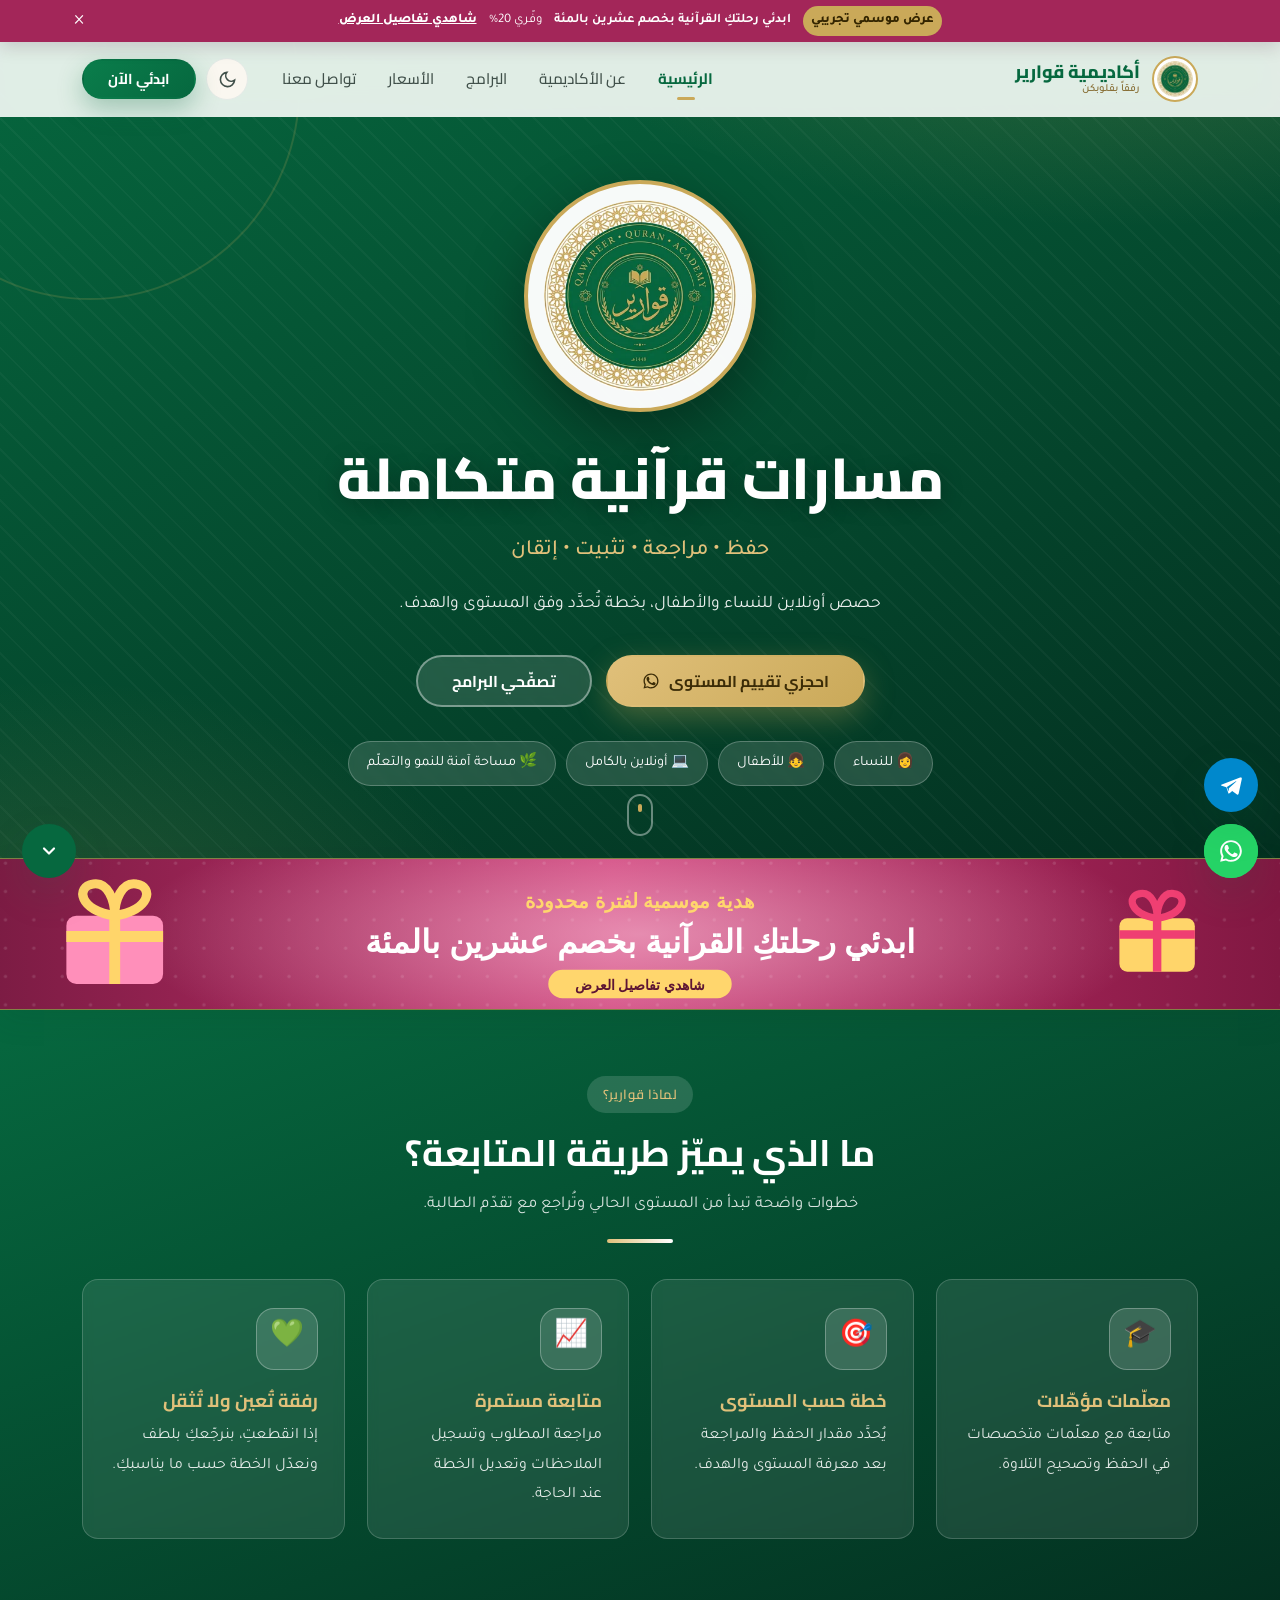
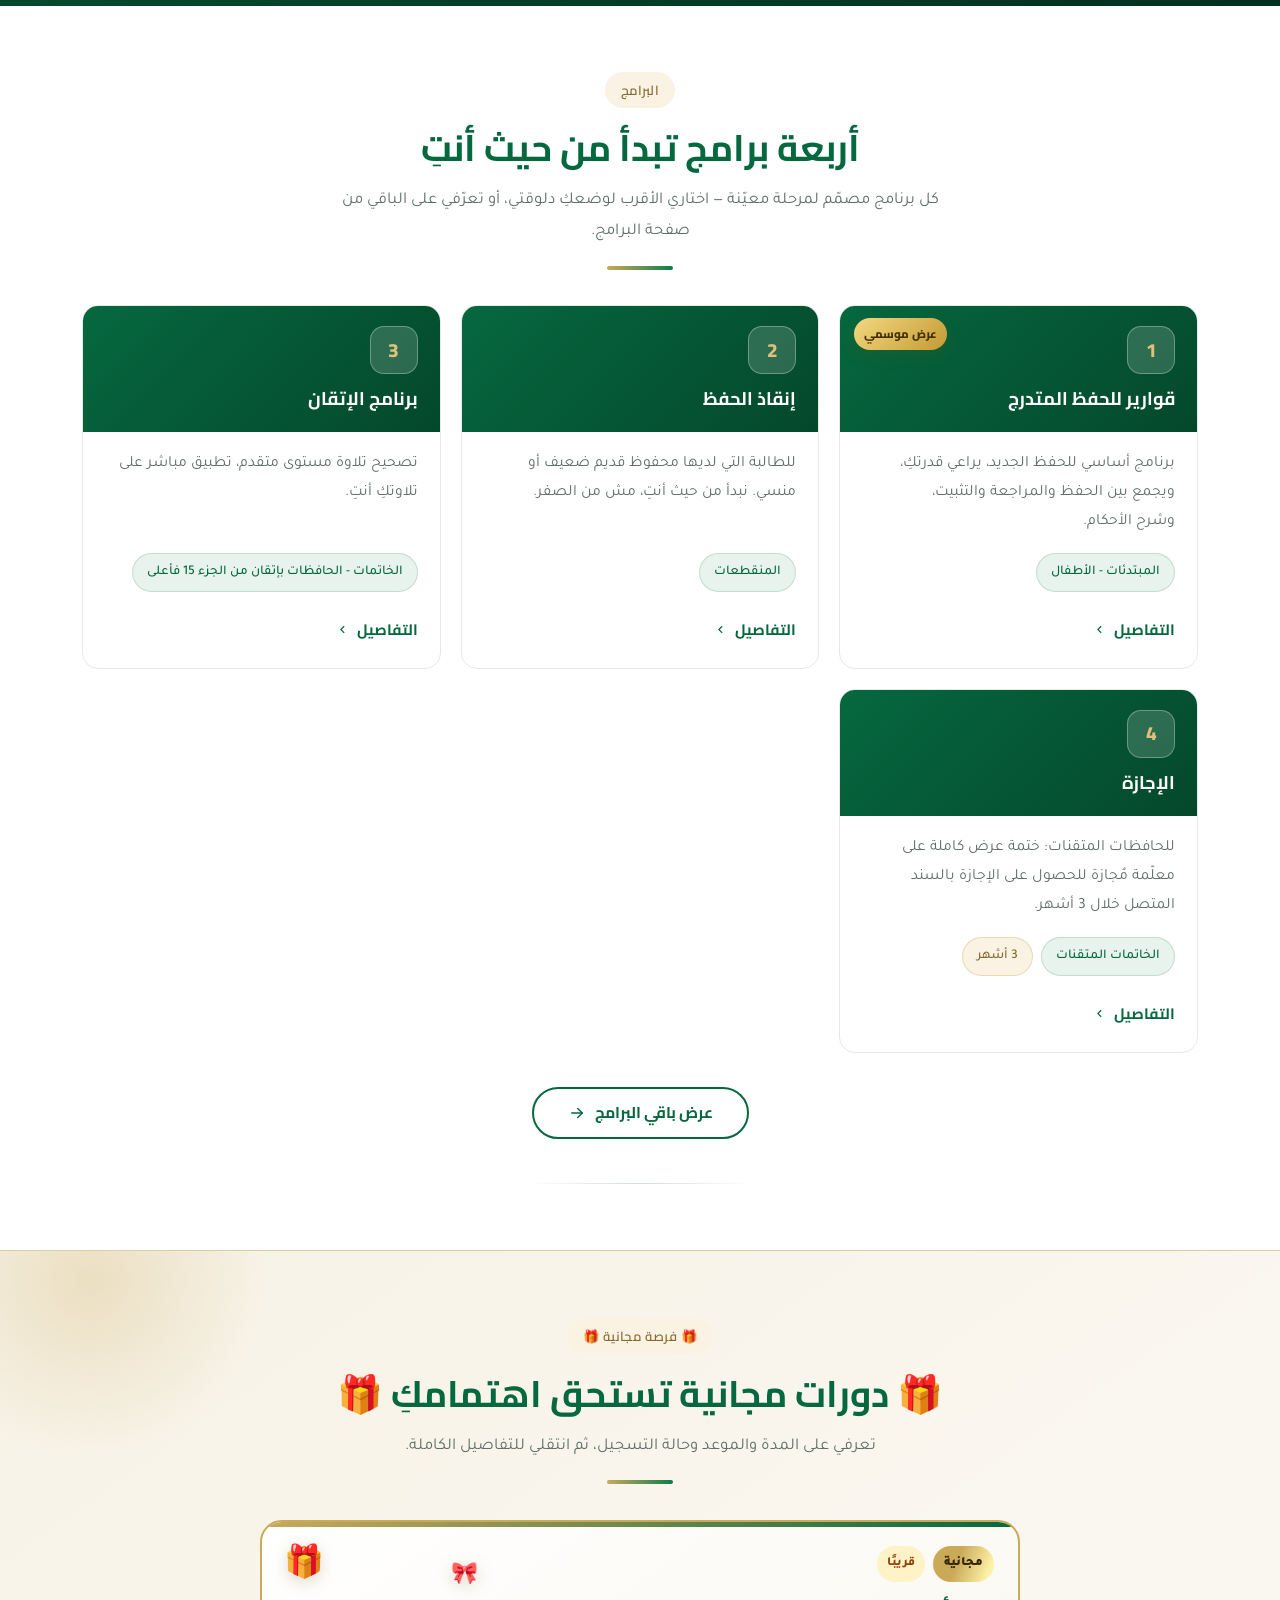
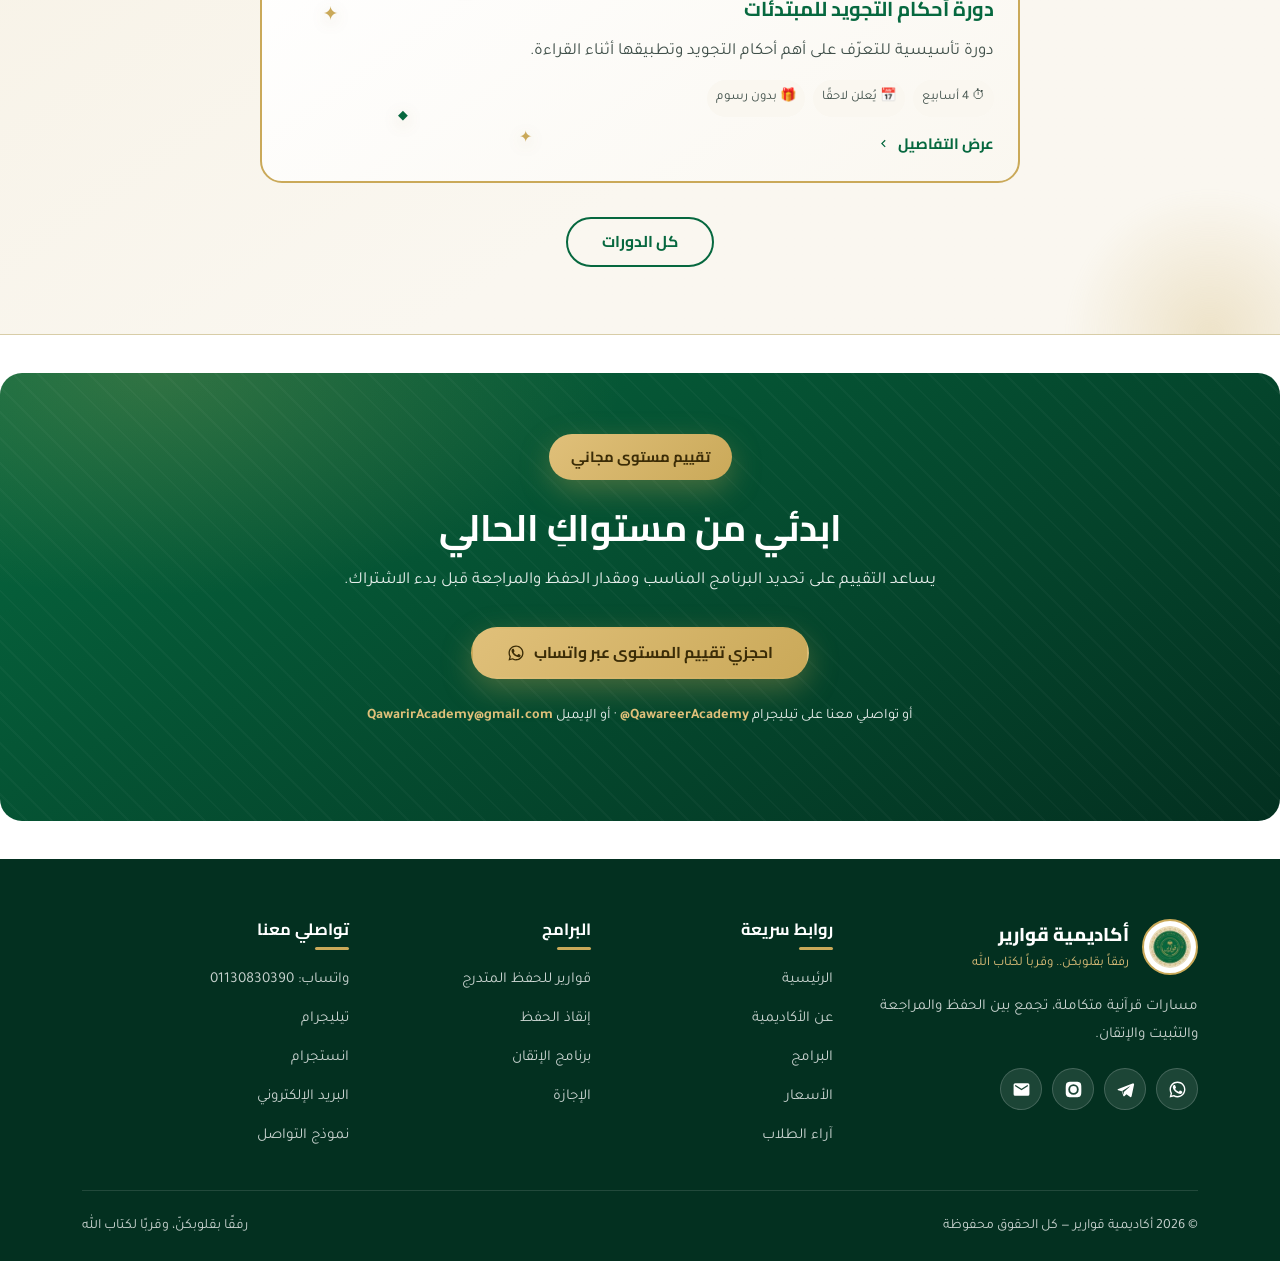
<file: index.html>
<!DOCTYPE html>
<html lang="ar" dir="rtl">
<head>
<meta charset="UTF-8">
<meta name="viewport" content="width=device-width, initial-scale=1, viewport-fit=cover">
<meta name="theme-color" content="#06683f">

<title>أكاديمية قوارير | حفظ القرآن ومراجعته أونلاين</title>
<meta name="description" content="مسارات أونلاين للنساء والأطفال في حفظ القرآن ومراجعته وتثبيته وتصحيح التلاوة، مع تقييم مستوى قبل بدء الاشتراك.">
<meta name="keywords" content="أكاديمية قرآنية، تحفيظ قرآن، حفظ قرآن أونلاين، برامج قرآنية للنساء، مراجعة قرآن">
<meta name="author" content="أكاديمية قوارير">
<meta name="robots" content="index, follow">
<link rel="canonical" href="index.html">

<!-- Open Graph / social -->
<meta property="og:type" content="website">
<meta property="og:locale" content="ar_AR">
<meta property="og:site_name" content="أكاديمية قوارير">
<meta property="og:title" content="أكاديمية قوارير | حفظ القرآن ومراجعته أونلاين">
<meta property="og:description" content="مسارات أونلاين للنساء والأطفال في حفظ القرآن ومراجعته وتثبيته وتصحيح التلاوة، مع تقييم مستوى قبل بدء الاشتراك.">
<meta property="og:image" content="assets/img/og-image.png">
<meta property="og:image:width" content="1200">
<meta property="og:image:height" content="630">
<meta property="og:image:alt" content="أكاديمية قوارير — رفقاً بقلوبكن.. وقرباً لكتاب الله">
<meta name="twitter:card" content="summary_large_image">
<meta name="twitter:title" content="أكاديمية قوارير | حفظ القرآن ومراجعته أونلاين">
<meta name="twitter:description" content="مسارات أونلاين للنساء والأطفال في حفظ القرآن ومراجعته وتثبيته وتصحيح التلاوة، مع تقييم مستوى قبل بدء الاشتراك.">
<meta name="twitter:image" content="assets/img/og-image.png">

<!-- Favicon (inline, no extra request) -->
<link rel="icon" href="assets/img/favicon.svg" type="image/svg+xml">
<link rel="apple-touch-icon" href="assets/img/logo-sm.png">
<link rel="manifest" href="site.webmanifest">

<!-- Fonts -->
<link rel="preconnect" href="https://fonts.googleapis.com">
<link rel="preconnect" href="https://fonts.gstatic.com" crossorigin>
<link rel="preload" as="style" href="https://fonts.googleapis.com/css2?family=Cairo:wght@400;600;700;800&family=Tajawal:wght@400;500;700&display=swap">
<link rel="stylesheet" href="https://fonts.googleapis.com/css2?family=Cairo:wght@400;600;700;800&family=Tajawal:wght@400;500;700&display=swap" media="print" onload="this.media='all'">
<noscript><link rel="stylesheet" href="https://fonts.googleapis.com/css2?family=Cairo:wght@400;600;700;800&family=Tajawal:wght@400;500;700&display=swap"></noscript>

<!-- Styles -->
<link rel="stylesheet" href="assets/css/style.css">

<!-- The hero logo is the LCP element: fetch it early -->
<link rel="preload" as="image" href="assets/img/logo.webp" type="image/webp">

<!-- Structured data -->
<script type="application/ld+json">{
  "@context": "https://schema.org",
  "@graph": [
    {
      "@type": "EducationalOrganization",
      "@id": "#org",
      "name": "أكاديمية قوارير",
      "alternateName": "Qawareer Academy",
      "description": "مسارات قرآنية أونلاين للنساء والأطفال، تجمع بين الحفظ والمراجعة والتثبيت وتصحيح التلاوة.",
      "slogan": "رفقاً بقلوبكن.. وقرباً لكتاب الله",
      "logo": "assets/img/logo.png",
      "image": "assets/img/og-image.png",
      "email": "QawarirAcademy@gmail.com",
      "telephone": "+201130830390",
      "sameAs": [
        "https://t.me/QawareerAcademy",
        "https://instagram.com/Qawareer.Academy"
      ],
      "areaServed": {
        "@type": "Country",
        "name": "مصر"
      },
      "knowsLanguage": "ar"
    },
    {
      "@type": "WebSite",
      "@id": "#website",
      "url": ".",
      "name": "أكاديمية قوارير",
      "inLanguage": "ar",
      "publisher": {
        "@id": "#org"
      }
    },
    {
      "@type": "FAQPage",
      "mainEntity": [
        {
          "@type": "Question",
          "name": "هل الحصص أونلاين بالكامل؟",
          "acceptedAnswer": {
            "@type": "Answer",
            "text": "نعم، كل الحصص تتم أونلاين بالكامل، ويمكن ترتيب المواعيد بمرونة تناسب جدولكِ وظروفكِ. نستخدم منصات مجانية مثل Zoom أو Google Meet."
          }
        },
        {
          "@type": "Question",
          "name": "هل يناسب البرنامج الأطفال؟",
          "acceptedAnswer": {
            "@type": "Answer",
            "text": "نعم، لدينا برامج مخصصة للأطفال مثل «أحب القرآن» و«رحلة الجزء» و«المقرئ الصغير»، مصمّمة بأسلوب مبسّط ومناسب لأعمارهم."
          }
        },
        {
          "@type": "Question",
          "name": "ماذا لو انقطعتُ عن الدراسة فترة؟",
          "acceptedAnswer": {
            "@type": "Answer",
            "text": "لا مشكلة أبداً. نتفهّم الانقطاع، ونعيد ضبط الخطة بلطف ونكمل من حيث توقّفنا، لأن الرفق أساس عملنا."
          }
        },
        {
          "@type": "Question",
          "name": "هل أحتاج خبرة سابقة في الحفظ؟",
          "acceptedAnswer": {
            "@type": "Answer",
            "text": "لا، ولا يُشترط ذلك. نبدأ من مستواكِ الحالي تماماً، ونبني الخطة عليه. لدينا برامج للمبتدئات وأخرى لمن لديه محفوظ سابق."
          }
        }
      ]
    }
  ]
}</script>

<script src="config.js"></script>
</head>

<body class="has-cursor-effect has-season-bar" data-cursor-style="sparkle" data-cursor-intensity="balanced">
<a class="skip-link" href="#main">تخطّي إلى المحتوى الرئيسي</a>

<!-- ================= PROGRESS ================= -->
<div class="progress" aria-hidden="true"><div class="progress__bar"></div></div>

<!-- ================= HEADER ================= -->
<!--qwr:campaign-bar:start-->
<aside class="season-bar season-theme--giftPink" data-season-bar style="--campaign-bg:#a32659;--campaign-color:#ffffff">
  <div class="container season-bar__in">
    <span class="season-bar__badge">عرض موسمي تجريبي</span>
    <strong>ابدئي رحلتكِ القرآنية بخصم عشرين بالمئة</strong>
    <span>وفّري 20%</span>
    <a href="pricing.html">شاهدي تفاصيل العرض</a>
    <button type="button" data-season-bar-close aria-label="إغلاق التنبيه">×</button>
  </div>
</aside>
<!--qwr:campaign-bar:end-->
<header class="header">
  <div class="container header__bar">
    <a class="brand" href="index.html">
      <picture class="brand__logo-pic">
        <source srcset="assets/img/logo-sm.webp" type="image/webp">
        <img class="brand__logo" src="assets/img/logo-sm.png" alt="شعار أكاديمية قوارير" width="46" height="46" decoding="async">
      </picture>
      <span class="brand__text">
        <span class="brand__name">أكاديمية قوارير</span>
        <span class="brand__tag">رفقاً بقلوبكن</span>
      </span>
    </a>

    <nav class="nav" data-nav aria-label="التنقل الرئيسي">
      <ul class="nav__list">
        <li><a class="nav__link" href="index.html">الرئيسية</a></li>
        <li><a class="nav__link" href="about.html">عن الأكاديمية</a></li>
        <li><a class="nav__link" href="programs.html">البرامج</a></li>
        <li><a class="nav__link" href="pricing.html">الأسعار</a></li>
        <li><a class="nav__link" href="contact.html">تواصل معنا</a></li>
      </ul>
    </nav>

    <div class="header__actions">
      <button class="icon-btn" data-theme-toggle aria-label="تبديل الوضع الليلي">
        <svg class="i-moon" width="19" height="19" viewBox="0 0 24 24" fill="none" stroke="currentColor" stroke-width="2" stroke-linecap="round"><path d="M21 12.8A9 9 0 1 1 11.2 3a7 7 0 0 0 9.8 9.8z"/></svg>
        <svg class="i-sun" width="19" height="19" viewBox="0 0 24 24" fill="none" stroke="currentColor" stroke-width="2" stroke-linecap="round"><circle cx="12" cy="12" r="4"/><path d="M12 2v2m0 16v2M4.9 4.9l1.4 1.4m11.4 11.4 1.4 1.4M2 12h2m16 0h2M4.9 19.1l1.4-1.4M17.7 6.3l1.4-1.4"/></svg>
      </button>
      <a class="btn btn--green btn--sm" href="#contact-cta" data-wa="trial">ابدئي الآن</a>
      <button class="burger" aria-label="فتح القائمة" aria-expanded="false" aria-controls="drawer">
        <span></span><span></span><span></span>
      </button>
    </div>
  </div>
</header>

<!-- ================= MOBILE DRAWER ================= -->
<div class="drawer" id="drawer">
  <div class="drawer__overlay"></div>
  <aside class="drawer__panel" role="dialog" aria-label="قائمة التنقل">
    <div class="drawer__head">
      <span class="brand__name">أكاديمية قوارير</span>
      <button class="drawer__close" aria-label="إغلاق القائمة">
        <svg width="18" height="18" viewBox="0 0 24 24" fill="none" stroke="currentColor" stroke-width="2.4" stroke-linecap="round"><path d="M18 6 6 18M6 6l12 12"/></svg>
      </button>
    </div>
    <nav class="drawer__nav" data-nav>
        <a href="index.html">الرئيسية</a>
        <a href="about.html">عن الأكاديمية</a>
        <a href="programs.html">البرامج</a>
        <a href="pricing.html">الأسعار</a>
        <a href="contact.html">تواصل معنا</a>
      </nav>
    <a class="btn btn--gold btn--block" href="#contact-cta" data-wa="trial">ابدئي الآن</a>
  </aside>
</div>

<main id="main">

  <!-- ================= HERO ================= -->
  <section class="hero" data-sec="hero">
    <div class="container">
      <picture class="hero__logo-pic">
        <source srcset="assets/img/logo.webp" type="image/webp">
        <img class="hero__logo" src="assets/img/logo.png"
             alt="شعار أكاديمية قوارير" width="232" height="232"
             fetchpriority="high" decoding="async">
      </picture>

      <h1 class="hero__title">مسارات قرآنية متكاملة</h1>
      <p class="hero__slogan">حفظ • مراجعة • تثبيت • إتقان</p>

      <p class="hero__desc">حصص أونلاين للنساء والأطفال، بخطة تُحدَّد وفق المستوى والهدف.</p>

      <div class="hero__cta">
        <a class="btn btn--gold" href="#contact-cta" data-wa="trial">
          احجزي تقييم المستوى
          <svg width="18" height="18" viewBox="0 0 24 24" fill="currentColor" aria-hidden="true"><path fill-rule="evenodd" d="M12 2C6.48 2 2 6.48 2 12c0 1.77.46 3.45 1.27 4.9L2 22l5.25-1.27A9.96 9.96 0 0 0 12 22c5.52 0 10-4.48 10-10S17.52 2 12 2zm0 18.2a8.2 8.2 0 0 1-4.18-1.14l-.3-.18-3.11.82.83-3.1-.2-.31a8.18 8.18 0 0 1-1.26-4.39c0-4.54 3.7-8.23 8.22-8.23 2.2 0 4.26.86 5.82 2.42a8.17 8.17 0 0 1 2.41 5.82c0 4.54-3.7 8.19-8.23 8.19z"/><path d="M17.47 14.38c-.3-.15-1.75-.86-2.02-.96-.27-.1-.47-.15-.67.15-.2.3-.77.96-.94 1.16-.17.2-.35.22-.64.07-.3-.15-1.25-.46-2.38-1.47-.88-.78-1.47-1.75-1.64-2.05-.17-.3-.02-.46.13-.6.13-.14.3-.35.45-.53.15-.18.2-.3.3-.5.1-.2.05-.38-.02-.53-.08-.15-.67-1.6-.92-2.2-.24-.58-.49-.5-.67-.51h-.57c-.2 0-.52.07-.79.37-.27.3-1.04 1.02-1.04 2.48s1.06 2.88 1.21 3.08c.15.2 2.1 3.2 5.07 4.49.71.3 1.26.49 1.69.63.71.22 1.36.19 1.87.12.57-.09 1.75-.72 2-1.41.25-.69.25-1.28.17-1.41-.07-.13-.27-.2-.57-.35z"/></svg>
        </a>
        <a class="btn btn--ghost-light" href="programs.html">تصفّحي البرامج</a>
      </div>

      <div class="hero__tags">
        <span class="hero__tag">👩 للنساء</span>
        <span class="hero__tag">👧 للأطفال</span>
        <span class="hero__tag">💻 أونلاين بالكامل</span>
        <span class="hero__tag">🌿 مساحة آمنة للنمو والتعلّم</span>
      </div>
    </div>
    <div class="scroll-hint" aria-hidden="true"></div>
  </section>

<section class="campaign-slider" data-campaign-slider data-sec="campaigns" data-auto="true" data-speed="6000" style="--campaign-height:150px">
    <div class="campaign-slider__track">
      <article class="campaign campaign--image season-theme--giftPink is-active" data-campaign-slide aria-hidden="false">
        <a class="campaign__image-link" href="pricing.html" aria-label="ابدئي رحلتكِ القرآنية بخصم عشرين بالمئة">
          <picture class="campaign__picture">
            <source media="(max-width:640px)" srcset="assets/img/seasonal-banner-mobile.svg">
            <img src="assets/img/seasonal-banner-desktop.svg" alt="" loading="eager">
          </picture>
        </a>
      </article>
    </div>
  </section>

<section class="stats is-off" data-sec="stats">
    <div class="container">
      <div class="stats__grid">

<!--qwr:stats:start-->

<!--qwr:stats:end-->
      </div>
    </div>
  </section>

<section class="section band-brand on-dark" data-sec="why">
    <div class="container">
<!--qwr:why:start-->
      <div class="sec-head sec-head--center">
        <span class="kicker">لماذا قوارير؟</span>
        <h2>ما الذي يميّز طريقة المتابعة؟</h2>
        <p>خطوات واضحة تبدأ من المستوى الحالي وتُراجع مع تقدّم الطالبة.</p>
        <div class="rule"></div>
      </div>

      <div class="grid g-4">
        <article class="card card--glass" data-reveal>
          <div class="card__ico">🎓</div>
          <h3 class="card__title">معلّمات مؤهّلات</h3>
          <p class="card__text">متابعة مع معلّمات متخصصات في الحفظ وتصحيح التلاوة.</p>
        </article>
        <article class="card card--glass" data-reveal data-delay="1">
          <div class="card__ico">🎯</div>
          <h3 class="card__title">خطة حسب المستوى</h3>
          <p class="card__text">يُحدَّد مقدار الحفظ والمراجعة بعد معرفة المستوى والهدف.</p>
        </article>
        <article class="card card--glass" data-reveal data-delay="2">
          <div class="card__ico">📈</div>
          <h3 class="card__title">متابعة مستمرة</h3>
          <p class="card__text">مراجعة المطلوب وتسجيل الملاحظات وتعديل الخطة عند الحاجة.</p>
        </article>
        <article class="card card--glass" data-reveal>
          <div class="card__ico">💚</div>
          <h3 class="card__title">رفقة تُعين ولا تُثقل</h3>
          <p class="card__text">إذا انقطعتِ، بنرجّعكِ بلطف ونعدّل الخطة حسب ما يناسبكِ.</p>
        </article>
      </div>
<!--qwr:why:end-->
    </div>
  </section>

<section class="section is-off" data-sec="video">
    <div class="container">
<!--qwr:video:start-->

<!--qwr:video:end-->
    </div>
  </section>

<section class="section" data-sec="programs">
    <div class="container">
<!--qwr:programs-head:start-->
      <div class="sec-head sec-head--center">
        <span class="kicker">البرامج</span>
        <h2>أربعة برامج تبدأ من حيث أنتِ</h2>
        <p>كل برنامج مصمّم لمرحلة معيّنة — اختاري الأقرب لوضعكِ دلوقتي، أو تعرّفي على الباقي من صفحة البرامج.</p>
        <div class="rule"></div>
      </div>
<!--qwr:programs-head:end-->
      <div class="grid g-progs">
<!--qwr:programs-cards:start-->
      <article class="prog" data-reveal>
        <span class="season-related-badge">عرض موسمي</span>
        <div class="prog__head">
          <div class="prog__num">1</div>
          <h3>قوارير للحفظ المتدرج</h3>
        </div>
        <div class="prog__body">
          <p>برنامج أساسي للحفظ الجديد، يراعي قدرتكِ، ويجمع بين الحفظ والمراجعة والتثبيت، وشرح الأحكام.</p>
          <div class="chips mb-3">
            <span class="chip">المبتدئات - الأطفال</span>

          </div>
          <div class="prog__foot">
            <a class="link-arrow" href="programs.html#p1">التفاصيل
              <svg width="15" height="15" viewBox="0 0 24 24" fill="currentColor" aria-hidden="true"><path d="M15.4 7.4 14 6l-6 6 6 6 1.4-1.4-4.6-4.6z"/></svg>
            </a>
          </div>
        </div>
      </article>
      <article class="prog" data-reveal data-delay="1">

        <div class="prog__head">
          <div class="prog__num">2</div>
          <h3>إنقاذ الحفظ</h3>
        </div>
        <div class="prog__body">
          <p>للطالبة التي لديها محفوظ قديم ضعيف أو منسي. نبدأ من حيث أنتِ، مش من الصفر.</p>
          <div class="chips mb-3">
            <span class="chip">المنقطعات</span>

          </div>
          <div class="prog__foot">
            <a class="link-arrow" href="programs.html#p2">التفاصيل
              <svg width="15" height="15" viewBox="0 0 24 24" fill="currentColor" aria-hidden="true"><path d="M15.4 7.4 14 6l-6 6 6 6 1.4-1.4-4.6-4.6z"/></svg>
            </a>
          </div>
        </div>
      </article>
      <article class="prog" data-reveal data-delay="2">

        <div class="prog__head">
          <div class="prog__num">3</div>
          <h3>برنامج الإتقان</h3>
        </div>
        <div class="prog__body">
          <p>تصحيح تلاوة مستوى متقدم، تطبيق مباشر على تلاوتكِ أنتِ.</p>
          <div class="chips mb-3">
            <span class="chip">الخاتمات - الحافظات بإتقان من الجزء 15 فأعلى</span>

          </div>
          <div class="prog__foot">
            <a class="link-arrow" href="programs.html#p3">التفاصيل
              <svg width="15" height="15" viewBox="0 0 24 24" fill="currentColor" aria-hidden="true"><path d="M15.4 7.4 14 6l-6 6 6 6 1.4-1.4-4.6-4.6z"/></svg>
            </a>
          </div>
        </div>
      </article>
      <article class="prog" data-reveal>

        <div class="prog__head">
          <div class="prog__num">4</div>
          <h3>الإجازة</h3>
        </div>
        <div class="prog__body">
          <p>
للحافظات المتقنات: ختمة عرض كاملة على معلّمة مُجازة للحصول على الإجازة بالسند المتصل خلال 3 أشهر.</p>
          <div class="chips mb-3">
            <span class="chip">الخاتمات المتقنات</span>
            <span class="chip chip--gold">3 أشهر</span>
          </div>
          <div class="prog__foot">
            <a class="link-arrow" href="programs.html#p3kc1x">التفاصيل
              <svg width="15" height="15" viewBox="0 0 24 24" fill="currentColor" aria-hidden="true"><path d="M15.4 7.4 14 6l-6 6 6 6 1.4-1.4-4.6-4.6z"/></svg>
            </a>
          </div>
        </div>
      </article>
<!--qwr:programs-cards:end-->
      </div>

      <div class="center mt-4">
        <a class="btn btn--outline" href="programs.html">عرض باقي البرامج
          <svg width="18" height="18" viewBox="0 0 24 24" fill="none" stroke="currentColor" stroke-width="2" stroke-linecap="round" stroke-linejoin="round" aria-hidden="true"><path d="M5 12h14"/><path d="m13 6 6 6-6 6"/></svg>
        </a>
      </div>
    </div>
  </section>

<section class="section home-courses home-courses--free" data-home-courses data-sec="courses">
    <div class="container">
      <div class="sec-head sec-head--center">
        <span class="kicker">🎁 فرصة مجانية 🎁</span>
        <h2><span class="free-title-gift" aria-hidden="true">🎁</span> دورات مجانية تستحق اهتمامكِ <span class="free-title-gift" aria-hidden="true">🎁</span></h2>
        <p>تعرفي على المدة والموعد وحالة التسجيل، ثم انتقلي للتفاصيل الكاملة.</p>
        <div class="rule"></div>
      </div>
      <div class="grid g-home-courses">
      <article class="course-teaser course-teaser--free" data-reveal>
        <div class="free-decor" aria-hidden="true"><span>🎁</span><span>✦</span><span>◆</span><span>✦</span><span>🎀</span></div>
        <div class="course-teaser__badges">
          <span class="course-free">مجانية</span>
          <span class="course-status course-status--soon">قريبًا</span>
        </div>
        <h3>دورة أحكام التجويد للمبتدئات</h3>
        <p>دورة تأسيسية للتعرّف على أهم أحكام التجويد وتطبيقها أثناء القراءة.</p>
        <div class="course-teaser__meta">
          <span>⏱ 4 أسابيع</span>
          <span>📅 يُعلن لاحقًا</span>
          <span>🎁 بدون رسوم</span>
        </div>
        <a class="link-arrow" href="programs.html#course-tajweed-basics">عرض التفاصيل <svg width="15" height="15" viewBox="0 0 24 24" fill="currentColor" aria-hidden="true"><path d="M15.4 7.4 14 6l-6 6 6 6 1.4-1.4-4.6-4.6z"/></svg></a>
      </article>
      </div>
      <div class="center mt-4"><a class="btn btn--outline" href="programs.html#courses">كل الدورات</a></div>
    </div>
  </section>

<section class="section section--alt is-off" data-sec="pricing">
    <div class="container">
      <!--qwr:pricing-cards:start-->

<!--qwr:pricing-cards:end-->
    </div>
  </section>

<section class="section is-off" id="materials" data-sec="materials">
    <div class="container">
<!--qwr:materials-block:start-->

<!--qwr:materials-block:end-->
    </div>
  </section>

<section class="section band-brand on-dark is-off" data-sec="about-intro">
    <div class="container">
<!--qwr:about-intro:start-->

<!--qwr:about-intro:end-->
    </div>
  </section>

<section class="section is-off" id="reviews" data-sec="reviews">
    <div class="container">
      <div class="sec-head sec-head--center">
        <span class="kicker">آراء</span>
        <h2>ماذا قالت طالباتنا وأمهاتنا؟</h2>
        <div class="rule"></div>
      </div>

      <div class="reviews-slider">
<!--qwr:reviews:start-->

<!--qwr:reviews:end-->
      </div>

      <div class="center mt-4">
        <a class="btn btn--outline" href="testimonials.html">اقرئي المزيد من الآراء</a>
      </div>
    </div>
  </section>

<section class="section section--alt is-off" data-sec="faq">
    <div class="container">
      <div class="sec-head sec-head--center">
        <span class="kicker">أسئلة شائعة</span>
        <h2>أسئلة تتكرر علينا</h2>
        <div class="rule"></div>
      </div>

      <div class="faq" data-faq-group>

<!--qwr:faq:start-->

<!--qwr:faq:end-->
      </div>
    </div>
  </section>

<section class="cta-band" id="contact-cta" data-sec="cta">
    <div class="container">
      <span class="offer">تقييم مستوى مجاني</span>
      <h2>ابدئي من مستواكِ الحالي</h2>
      <p>يساعد التقييم على تحديد البرنامج المناسب ومقدار الحفظ والمراجعة قبل بدء الاشتراك.</p>
      <div class="cta-band__btns">
        <a class="btn btn--gold" href="#" data-wa="trial">
          احجزي تقييم المستوى عبر واتساب
          <svg width="18" height="18" viewBox="0 0 24 24" fill="currentColor" aria-hidden="true"><path fill-rule="evenodd" d="M12 2C6.48 2 2 6.48 2 12c0 1.77.46 3.45 1.27 4.9L2 22l5.25-1.27A9.96 9.96 0 0 0 12 22c5.52 0 10-4.48 10-10S17.52 2 12 2zm0 18.2a8.2 8.2 0 0 1-4.18-1.14l-.3-.18-3.11.82.83-3.1-.2-.31a8.18 8.18 0 0 1-1.26-4.39c0-4.54 3.7-8.23 8.22-8.23 2.2 0 4.26.86 5.82 2.42a8.17 8.17 0 0 1 2.41 5.82c0 4.54-3.7 8.19-8.23 8.19z"/><path d="M17.47 14.38c-.3-.15-1.75-.86-2.02-.96-.27-.1-.47-.15-.67.15-.2.3-.77.96-.94 1.16-.17.2-.35.22-.64.07-.3-.15-1.25-.46-2.38-1.47-.88-.78-1.47-1.75-1.64-2.05-.17-.3-.02-.46.13-.6.13-.14.3-.35.45-.53.15-.18.2-.3.3-.5.1-.2.05-.38-.02-.53-.08-.15-.67-1.6-.92-2.2-.24-.58-.49-.5-.67-.51h-.57c-.2 0-.52.07-.79.37-.27.3-1.04 1.02-1.04 2.48s1.06 2.88 1.21 3.08c.15.2 2.1 3.2 5.07 4.49.71.3 1.26.49 1.69.63.71.22 1.36.19 1.87.12.57-.09 1.75-.72 2-1.41.25-.69.25-1.28.17-1.41-.07-.13-.27-.2-.57-.35z"/></svg>
        </a>
      </div>
















      <p class="cta-band__note">
        أو تواصلي معنا على تيليجرام
        <a href="https://t.me/QawreerAcademy" target="_blank" rel="noopener"><bdi>@QawareerAcademy</bdi></a>
        · أو الإيميل
        <a href="mailto:QawarirAcademy@gmail.com"><bdi dir="ltr">QawarirAcademy@gmail.com</bdi></a>
      </p>
    </div>
  </section>

</main>

<!-- ================= FOOTER ================= -->
<footer class="footer">
  <div class="container">
    <div class="footer__grid">

      <div>
        <div class="footer__brand">
          <picture class="footer__logo-pic">
            <source srcset="assets/img/logo-sm.webp" type="image/webp">
            <img class="footer__logo" src="assets/img/logo-sm.png" alt="" width="56" height="56" loading="lazy" decoding="async">
          </picture>
          <div>
            <div class="footer__name">أكاديمية قوارير</div>
            <div class="footer__tag">رفقاً بقلوبكن.. وقرباً لكتاب الله</div>
          </div>
        </div>
        <p class="footer__about" data-footer-about>
          مسارات قرآنية متكاملة، تجمع بين الحفظ والمراجعة والتثبيت والإتقان.
        </p>
        <div class="footer__social">
          <a class="footer__soc" href="https://wa.me/201130830390" target="_blank" rel="noopener" aria-label="واتساب" data-wa="general">
            <svg width="19" height="19" viewBox="0 0 24 24" fill="currentColor" aria-hidden="true"><path fill-rule="evenodd" d="M12 2C6.48 2 2 6.48 2 12c0 1.77.46 3.45 1.27 4.9L2 22l5.25-1.27A9.96 9.96 0 0 0 12 22c5.52 0 10-4.48 10-10S17.52 2 12 2zm0 18.2a8.2 8.2 0 0 1-4.18-1.14l-.3-.18-3.11.82.83-3.1-.2-.31a8.18 8.18 0 0 1-1.26-4.39c0-4.54 3.7-8.23 8.22-8.23 2.2 0 4.26.86 5.82 2.42a8.17 8.17 0 0 1 2.41 5.82c0 4.54-3.7 8.19-8.23 8.19z"/><path d="M17.47 14.38c-.3-.15-1.75-.86-2.02-.96-.27-.1-.47-.15-.67.15-.2.3-.77.96-.94 1.16-.17.2-.35.22-.64.07-.3-.15-1.25-.46-2.38-1.47-.88-.78-1.47-1.75-1.64-2.05-.17-.3-.02-.46.13-.6.13-.14.3-.35.45-.53.15-.18.2-.3.3-.5.1-.2.05-.38-.02-.53-.08-.15-.67-1.6-.92-2.2-.24-.58-.49-.5-.67-.51h-.57c-.2 0-.52.07-.79.37-.27.3-1.04 1.02-1.04 2.48s1.06 2.88 1.21 3.08c.15.2 2.1 3.2 5.07 4.49.71.3 1.26.49 1.69.63.71.22 1.36.19 1.87.12.57-.09 1.75-.72 2-1.41.25-.69.25-1.28.17-1.41-.07-.13-.27-.2-.57-.35z"/></svg>
          </a>
          <a class="footer__soc" href="https://t.me/QawreerAcademy" target="_blank" rel="noopener" aria-label="تيليجرام">
            <svg width="19" height="19" viewBox="0 0 24 24" fill="currentColor" aria-hidden="true"><path d="M21.7 4.2 2.9 11.4c-1.1.4-1.1 1.1-.2 1.4l4.7 1.5 1.8 5.5c.2.6.1.8.7.8.5 0 .7-.2 1-.5l2.3-2.2 4.8 3.5c.9.5 1.5.2 1.7-.8l3.1-14.6c.3-1.3-.5-1.9-1.4-1.5zM7.9 13.9l8.9-5.6c.4-.3.8-.1.5.2l-7.4 6.7-.3 3.4z"/></svg>
          </a>
          <a class="footer__soc" href="https://instagram.com/Qawareer.Academy" target="_blank" rel="noopener" aria-label="انستجرام">
            <svg width="19" height="19" viewBox="0 0 24 24" fill="currentColor" aria-hidden="true"><path d="M12 2.2c3.2 0 3.6 0 4.9.1 1.2.1 1.8.2 2.2.4.6.2 1 .5 1.4.9.4.4.7.8.9 1.4.2.4.3 1 .4 2.2.1 1.3.1 1.7.1 4.8s0 3.5-.1 4.8c-.1 1.2-.2 1.8-.4 2.2-.2.6-.5 1-.9 1.4-.4.4-.8.7-1.4.9-.4.2-1 .3-2.2.4-1.3.1-1.7.1-4.9.1s-3.6 0-4.9-.1c-1.2-.1-1.8-.2-2.2-.4-.6-.2-1-.5-1.4-.9-.4-.4-.7-.8-.9-1.4-.2-.4-.3-1-.4-2.2C2.2 15.5 2.2 15.1 2.2 12s0-3.5.1-4.8c.1-1.2.2-1.8.4-2.2.2-.6.5-1 .9-1.4.4-.4.8-.7 1.4-.9.4-.2 1-.3 2.2-.4C8.4 2.2 8.8 2.2 12 2.2zm0 3.2a6.6 6.6 0 1 0 0 13.2 6.6 6.6 0 0 0 0-13.2zm0 10.9a4.3 4.3 0 1 1 0-8.6 4.3 4.3 0 0 1 0 8.6zm6.9-11.1a1.5 1.5 0 1 1-3.1 0 1.5 1.5 0 0 1 3.1 0z"/></svg>
          </a>
          <a class="footer__soc" href="mailto:QawarirAcademy@gmail.com" aria-label="البريد الإلكتروني">
            <svg width="19" height="19" viewBox="0 0 24 24" fill="currentColor" aria-hidden="true"><path d="M20 4H4a2 2 0 0 0-2 2v12a2 2 0 0 0 2 2h16a2 2 0 0 0 2-2V6a2 2 0 0 0-2-2zm0 4-8 5-8-5V6l8 5 8-5v2z"/></svg>
          </a>
        </div>
      </div>
<!--qwr:footer-columns:start-->
      <div>
        <h3 class="footer__title">روابط سريعة</h3>
        <nav class="footer__links">
          <a href="index.html">الرئيسية</a>
          <a href="about.html">عن الأكاديمية</a>
          <a href="programs.html">البرامج</a>
          <a href="pricing.html">الأسعار</a>
          <a href="testimonials.html">آراء الطلاب</a>
        </nav>
      </div>
<!--qwr:footer-columns:end-->

      <div>
        <h3 class="footer__title" data-footer-programs-title>البرامج</h3>
        <nav class="footer__links" data-footer-programs>
          <a href="programs.html#p1">قوارير للحفظ المتدرج</a>
          <a href="programs.html#p2">إنقاذ الحفظ</a>
          <a href="programs.html#p3">برنامج الإتقان</a>
          <a href="programs.html#p3kc1x">الإجازة</a>
        </nav>
      </div>

      <div>
        <h3 class="footer__title" data-footer-contact-title>تواصلي معنا</h3>
        <nav class="footer__links">
          <a href="https://wa.me/201130830390" target="_blank" rel="noopener" data-wa="general">واتساب: <bdi>01130830390</bdi></a>
          <a href="https://t.me/QawreerAcademy" target="_blank" rel="noopener">تيليجرام</a>
          <a href="https://instagram.com/Qawareer.Academy" target="_blank" rel="noopener">انستجرام</a>
          <a href="mailto:QawarirAcademy@gmail.com">البريد الإلكتروني</a>
          <a href="contact.html">نموذج التواصل</a>
        </nav>
      </div>

    </div>

    <div class="footer__bottom">
      <span>© <span data-year>2026</span> أكاديمية قوارير — كل الحقوق محفوظة</span>
      <span>رفقًا بقلوبكنّ، وقربًا لكتاب الله</span>
    </div>
  </div>
</footer>

<!--qwr:floaters:start-->
<!-- ================= FLOATING ================= -->
<div class="floaties">
  <div class="floaties__rail floaties__rail--left">
    <a class="floater floater--wa" href="https://wa.me/201130830390" target="_blank" rel="noopener" aria-label="تواصلي عبر واتساب" data-wa="general">
      <svg width="26" height="26" viewBox="0 0 24 24" fill="currentColor" aria-hidden="true"><path fill-rule="evenodd" d="M12 2C6.48 2 2 6.48 2 12c0 1.77.46 3.45 1.27 4.9L2 22l5.25-1.27A9.96 9.96 0 0 0 12 22c5.52 0 10-4.48 10-10S17.52 2 12 2zm0 18.2a8.2 8.2 0 0 1-4.18-1.14l-.3-.18-3.11.82.83-3.1-.2-.31a8.18 8.18 0 0 1-1.26-4.39c0-4.54 3.7-8.23 8.22-8.23 2.2 0 4.26.86 5.82 2.42a8.17 8.17 0 0 1 2.41 5.82c0 4.54-3.7 8.19-8.23 8.19z"/><path d="M17.47 14.38c-.3-.15-1.75-.86-2.02-.96-.27-.1-.47-.15-.67.15-.2.3-.77.96-.94 1.16-.17.2-.35.22-.64.07-.3-.15-1.25-.46-2.38-1.47-.88-.78-1.47-1.75-1.64-2.05-.17-.3-.02-.46.13-.6.13-.14.3-.35.45-.53.15-.18.2-.3.3-.5.1-.2.05-.38-.02-.53-.08-.15-.67-1.6-.92-2.2-.24-.58-.49-.5-.67-.51h-.57c-.2 0-.52.07-.79.37-.27.3-1.04 1.02-1.04 2.48s1.06 2.88 1.21 3.08c.15.2 2.1 3.2 5.07 4.49.71.3 1.26.49 1.69.63.71.22 1.36.19 1.87.12.57-.09 1.75-.72 2-1.41.25-.69.25-1.28.17-1.41-.07-.13-.27-.2-.57-.35z"/></svg>
    </a>
    <a class="floater floater--tg" href="https://t.me/QawreerAcademy" target="_blank" rel="noopener" aria-label="تواصلي عبر تيليجرام">
      <svg width="24" height="24" viewBox="0 0 24 24" fill="currentColor" aria-hidden="true"><path d="M21.7 4.2 2.9 11.4c-1.1.4-1.1 1.1-.2 1.4l4.7 1.5 1.8 5.5c.2.6.1.8.7.8.5 0 .7-.2 1-.5l2.3-2.2 4.8 3.5c.9.5 1.5.2 1.7-.8l3.1-14.6c.3-1.3-.5-1.9-1.4-1.5zM7.9 13.9l8.9-5.6c.4-.3.8-.1.5.2l-7.4 6.7-.3 3.4z"/></svg>
    </a>
  </div>
  <div class="floaties__rail floaties__rail--right">
    <button class="floater floater--bottom" aria-label="الذهاب إلى أسفل الصفحة">
      <svg width="20" height="20" viewBox="0 0 24 24" fill="none" stroke="currentColor" stroke-width="2.6" stroke-linecap="round" stroke-linejoin="round" aria-hidden="true"><path d="m6 9 6 6 6-6"/></svg>
    </button>
    <button class="floater floater--top" aria-label="العودة إلى الأعلى">
      <svg width="20" height="20" viewBox="0 0 24 24" fill="none" stroke="currentColor" stroke-width="2.6" stroke-linecap="round" stroke-linejoin="round" aria-hidden="true"><path d="m18 15-6-6-6 6"/></svg>
    </button>
  </div>
</div>
<!--qwr:floaters:end-->

<!-- ================= MOBILE BOTTOM NAV ================= -->
<nav class="mobile-nav" data-nav aria-label="تنقل سريع">
  <a class="mobile-nav__item" href="index.html">
    <svg viewBox="0 0 24 24" fill="none" stroke="currentColor" stroke-width="2" stroke-linecap="round" stroke-linejoin="round"><path d="m3 10 9-7 9 7v10a2 2 0 0 1-2 2H5a2 2 0 0 1-2-2z"/><path d="M9 22V12h6v10"/></svg>
    <span>الرئيسية</span>
  </a>
  <a class="mobile-nav__item" href="programs.html">
    <svg viewBox="0 0 24 24" fill="none" stroke="currentColor" stroke-width="2" stroke-linecap="round" stroke-linejoin="round"><path d="M4 19.5A2.5 2.5 0 0 1 6.5 17H20"/><path d="M6.5 2H20v20H6.5A2.5 2.5 0 0 1 4 19.5v-15A2.5 2.5 0 0 1 6.5 2z"/></svg>
    <span>البرامج</span>
  </a>
  <a class="mobile-nav__item" href="pricing.html">
    <svg viewBox="0 0 24 24" fill="none" stroke="currentColor" stroke-width="2" stroke-linecap="round" stroke-linejoin="round"><path d="M12 1v22M17 5H9.5a3.5 3.5 0 0 0 0 7h5a3.5 3.5 0 0 1 0 7H6"/></svg>
    <span>الأسعار</span>
  </a>
  <a class="mobile-nav__item" href="materials.html">
    <svg viewBox="0 0 24 24" fill="none" stroke="currentColor" stroke-width="2" stroke-linecap="round" stroke-linejoin="round"><path d="M4 19.5A2.5 2.5 0 0 1 6.5 17H20"/><path d="M6.5 2H20v20H6.5A2.5 2.5 0 0 1 4 19.5v-15A2.5 2.5 0 0 1 6.5 2z"/></svg>
    <span>المواد</span>
  </a>
  <a class="mobile-nav__item" href="contact.html">
    <svg viewBox="0 0 24 24" fill="none" stroke="currentColor" stroke-width="2" stroke-linecap="round" stroke-linejoin="round"><path d="M21 15a2 2 0 0 1-2 2H7l-4 4V5a2 2 0 0 1 2-2h14a2 2 0 0 1 2 2z"/></svg>
    <span>تواصل</span>
  </a>
</nav>

<script src="assets/js/main.js"></script>
</body>
</html>
</file>
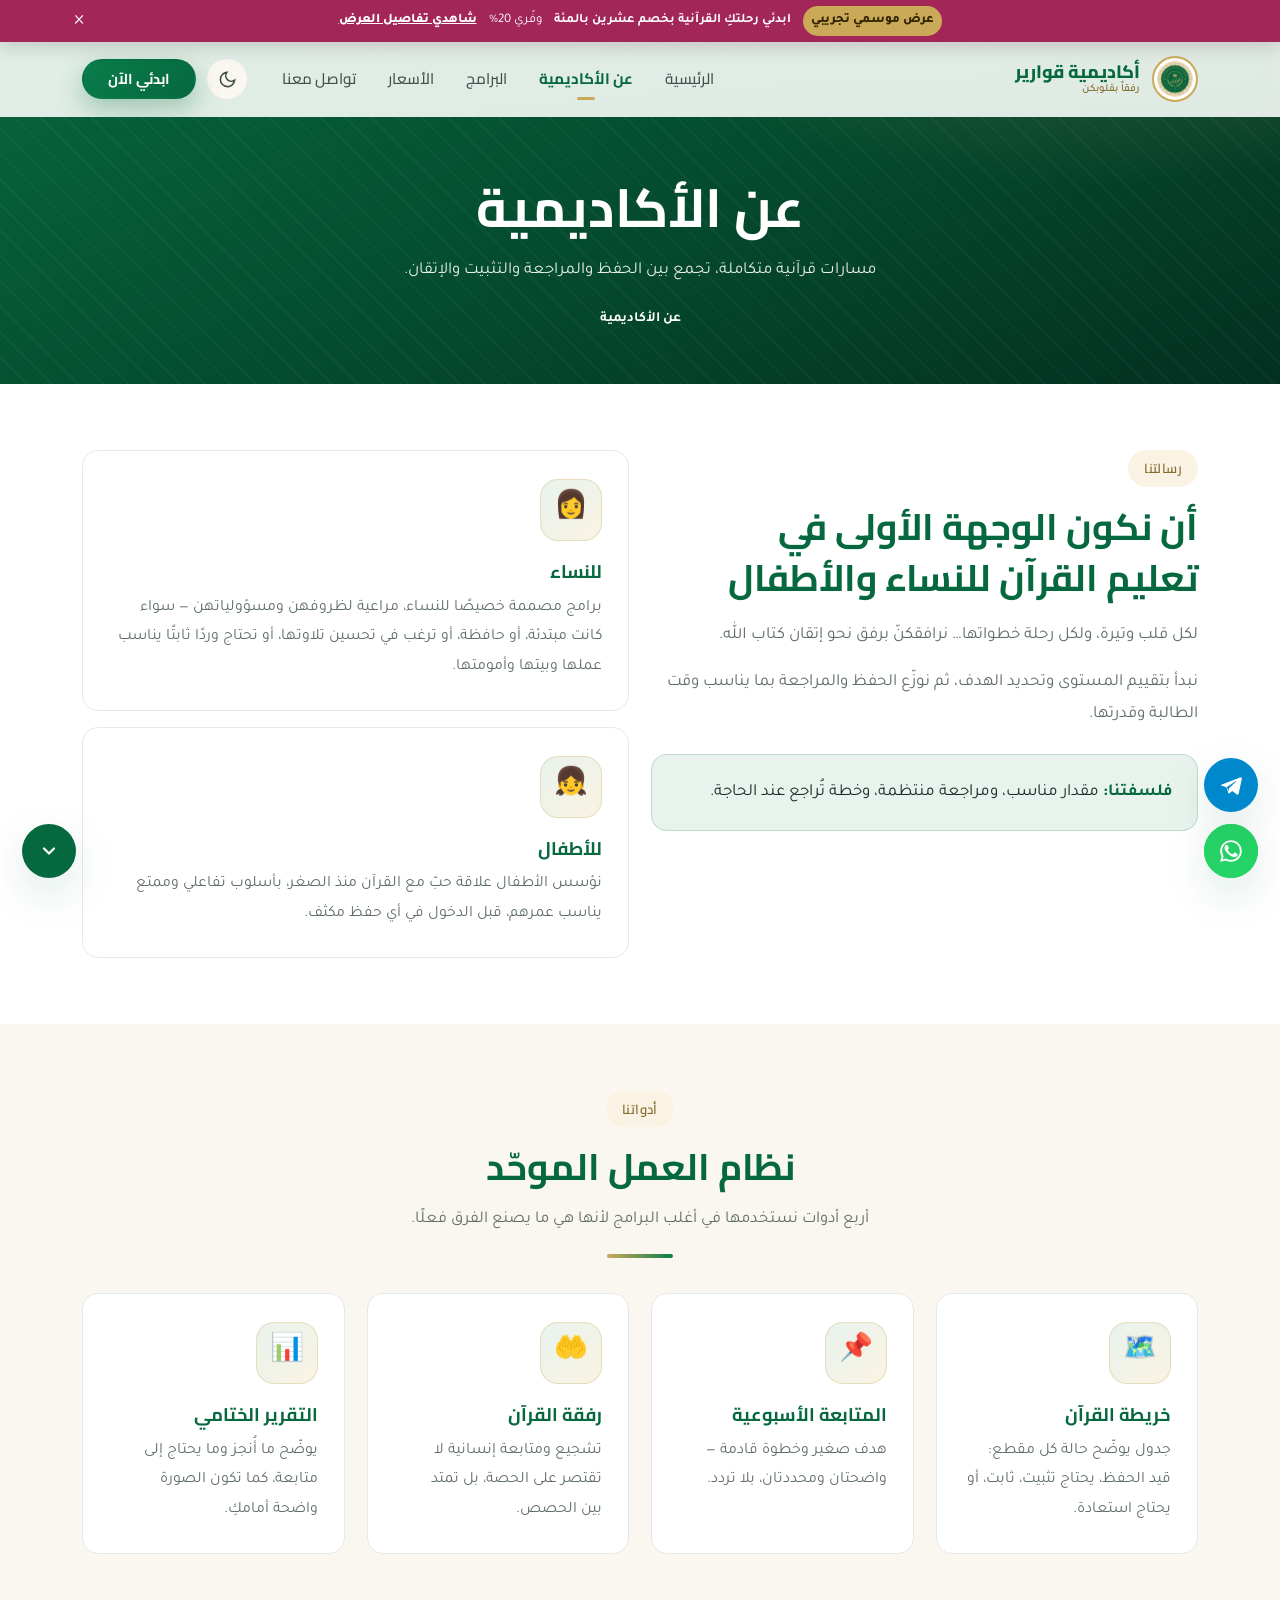
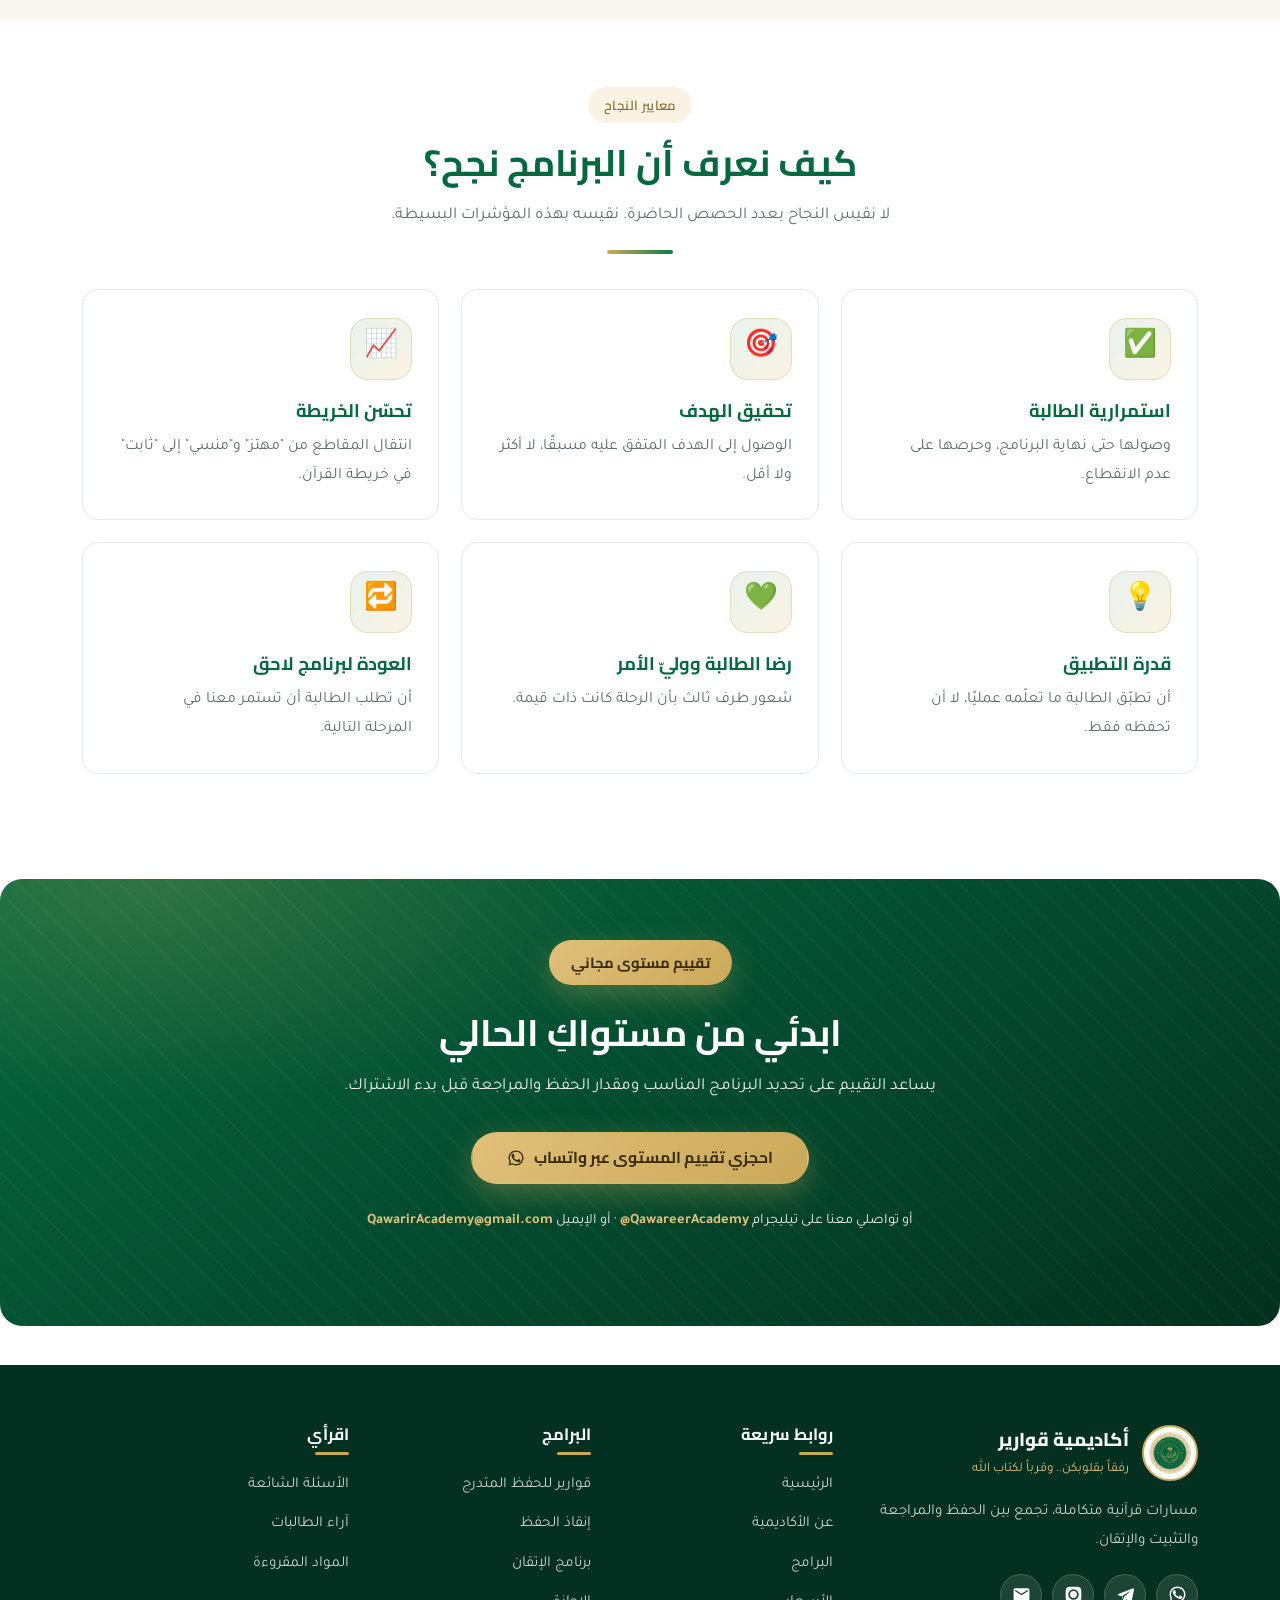
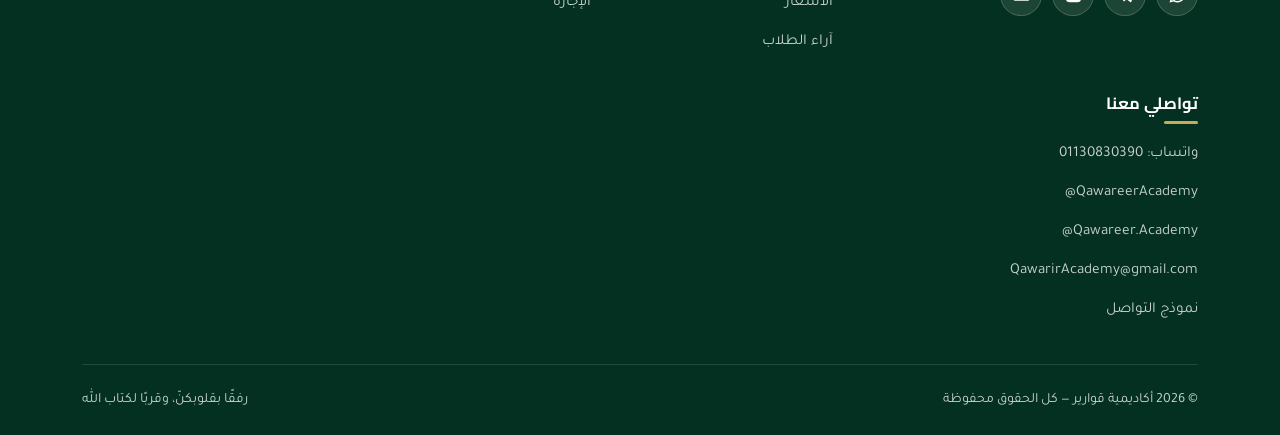
<file: about.html>
<!DOCTYPE html>
<html lang="ar" dir="rtl">
<head>
<meta charset="UTF-8">
<meta name="viewport" content="width=device-width, initial-scale=1, viewport-fit=cover">
<meta name="theme-color" content="#06683f">

<title>عن أكاديمية قوارير | طريقة التعليم والمتابعة</title>
<meta name="description" content="تعرّفي على طريقة العمل في أكاديمية قوارير: تقييم المستوى، تحديد الهدف، توزيع الحفظ والمراجعة، ومتابعة تقدّم الطالبة.">
<meta name="keywords" content="عن الأكاديمية، قصة قوارير، فريق العمل، رؤية قرآنية">
<meta name="author" content="أكاديمية قوارير">
<meta name="robots" content="index, follow">
<link rel="canonical" href="about.html">

<meta property="og:type" content="website">
<meta property="og:locale" content="ar_AR">
<meta property="og:site_name" content="أكاديمية قوارير">
<meta property="og:title" content="عن أكاديمية قوارير | طريقة التعليم والمتابعة">
<meta property="og:description" content="تعرّفي على طريقة العمل في أكاديمية قوارير: تقييم المستوى، تحديد الهدف، توزيع الحفظ والمراجعة، ومتابعة تقدّم الطالبة.">
<meta property="og:image" content="assets/img/og-image.png">
<meta property="og:image:width" content="1200">
<meta property="og:image:height" content="630">
<meta property="og:image:alt" content="أكاديمية قوارير — رفقاً بقلوبكن">
<meta name="twitter:card" content="summary_large_image">
<meta name="twitter:title" content="عن أكاديمية قوارير | طريقة التعليم والمتابعة">
<meta name="twitter:description" content="تعرّفي على طريقة العمل في أكاديمية قوارير: تقييم المستوى، تحديد الهدف، توزيع الحفظ والمراجعة، ومتابعة تقدّم الطالبة.">
<meta name="twitter:image" content="assets/img/og-image.png">
<script type="application/ld+json">
{
  "@context": "https://schema.org",
  "@type": "EducationalOrganization",
  "name": "أكاديمية قوارير",
  "alternateName": "Qawareer Academy",
  "description": "مسارات قرآنية أونلاين للنساء والأطفال، تجمع بين الحفظ والمراجعة والتثبيت وتصحيح التلاوة.",
  "slogan": "رفقاً بقلوبكن.. وقرباً لكتاب الله",
  "url": "",
  "logo": "assets/img/logo.png",
  "image": "assets/img/og-image.png",
  "email": "QawarirAcademy@gmail.com",
  "telephone": "+201130830390",
  "sameAs": [
    "https://t.me/QawareerAcademy",
    "https://instagram.com/Qawareer.Academy"
  ],
  "areaServed": {
    "@type": "Country",
    "name": "مصر"
  },
  "knowsLanguage": "ar",
  "availableLanguage": [
    "ar"
  ]
}
</script><script type="application/ld+json">
{
  "@context": "https://schema.org",
  "@type": "BreadcrumbList",
  "itemListElement": [
    {
      "@type": "ListItem",
      "position": 1,
      "name": "الرئيسية",
      "item": "index.html"
    },
    {
      "@type": "ListItem",
      "position": 2,
      "name": "عن الأكاديمية"
    }
  ]
}
</script>

<link rel="icon" href="assets/img/favicon.svg" type="image/svg+xml">
<link rel="apple-touch-icon" href="assets/img/logo-sm.png">
<link rel="manifest" href="site.webmanifest">

<link rel="preconnect" href="https://fonts.googleapis.com">
<link rel="preconnect" href="https://fonts.gstatic.com" crossorigin>
<link rel="preload" as="style" href="https://fonts.googleapis.com/css2?family=Cairo:wght@400;600;700;800&family=Tajawal:wght@400;500;700&display=swap">
<link rel="stylesheet" href="https://fonts.googleapis.com/css2?family=Cairo:wght@400;600;700;800&family=Tajawal:wght@400;500;700&display=swap" media="print" onload="this.media='all'">
<noscript><link rel="stylesheet" href="https://fonts.googleapis.com/css2?family=Cairo:wght@400;600;700;800&family=Tajawal:wght@400;500;700&display=swap"></noscript>
<link rel="stylesheet" href="assets/css/style.css">
<link rel="preload" as="image" href="assets/img/logo-sm.webp" type="image/webp">
<script src="config.js"></script>
</head>

<body class="has-cursor-effect has-season-bar" data-cursor-style="sparkle" data-cursor-intensity="balanced">
<a class="skip-link" href="#main">تخطّي إلى المحتوى الرئيسي</a>

<div class="progress" aria-hidden="true"><div class="progress__bar"></div></div>
<!--qwr:campaign-bar:start-->
<aside class="season-bar season-theme--giftPink" data-season-bar style="--campaign-bg:#a32659;--campaign-color:#ffffff">
  <div class="container season-bar__in">
    <span class="season-bar__badge">عرض موسمي تجريبي</span>
    <strong>ابدئي رحلتكِ القرآنية بخصم عشرين بالمئة</strong>
    <span>وفّري 20%</span>
    <a href="pricing.html">شاهدي تفاصيل العرض</a>
    <button type="button" data-season-bar-close aria-label="إغلاق التنبيه">×</button>
  </div>
</aside>
<!--qwr:campaign-bar:end-->
<header class="header">
  <div class="container header__bar">
    <a class="brand" href="index.html">
      <picture class="brand__logo-pic">
        <source srcset="assets/img/logo-sm.webp" type="image/webp">
        <img class="brand__logo" src="assets/img/logo-sm.png" alt="شعار أكاديمية قوارير" width="46" height="46" decoding="async">
      </picture>
      <span class="brand__text">
        <span class="brand__name">أكاديمية قوارير</span>
        <span class="brand__tag">رفقاً بقلوبكن</span>
      </span>
    </a>

    <nav class="nav" data-nav aria-label="التنقل الرئيسي">
      <ul class="nav__list">
        <li><a class="nav__link" href="index.html">الرئيسية</a></li>
        <li><a class="nav__link" href="about.html">عن الأكاديمية</a></li>
        <li><a class="nav__link" href="programs.html">البرامج</a></li>
        <li><a class="nav__link" href="pricing.html">الأسعار</a></li>
        <li><a class="nav__link" href="contact.html">تواصل معنا</a></li>
      </ul>
    </nav>

    <div class="header__actions">
      <button class="icon-btn" data-theme-toggle aria-label="تبديل الوضع الليلي">
        <svg class="i-moon" width="19" height="19" viewBox="0 0 24 24" fill="none" stroke="currentColor" stroke-width="2" stroke-linecap="round"><path d="M21 12.8A9 9 0 1 1 11.2 3a7 7 0 0 0 9.8 9.8z"/></svg>
        <svg class="i-sun" width="19" height="19" viewBox="0 0 24 24" fill="none" stroke="currentColor" stroke-width="2" stroke-linecap="round"><circle cx="12" cy="12" r="4"/><path d="M12 2v2m0 16v2M4.9 4.9l1.4 1.4m11.4 11.4 1.4 1.4M2 12h2m16 0h2M4.9 19.1l1.4-1.4M17.7 6.3l1.4-1.4"/></svg>
      </button>
      <a class="btn btn--green btn--sm" href="#contact-cta" data-wa="trial">ابدئي الآن</a>
      <button class="burger" aria-label="فتح القائمة" aria-expanded="false" aria-controls="drawer">
        <span></span><span></span><span></span>
      </button>
    </div>
  </div>
</header>

<div class="drawer" id="drawer">
  <div class="drawer__overlay"></div>
  <aside class="drawer__panel" role="dialog" aria-label="قائمة التنقل">
    <div class="drawer__head">
      <span class="brand__name">أكاديمية قوارير</span>
      <button class="drawer__close" aria-label="إغلاق القائمة"><svg width="18" height="18" viewBox="0 0 24 24" fill="none" stroke="currentColor" stroke-width="2.4" stroke-linecap="round"><path d="M18 6 6 18M6 6l12 12"/></svg></button>
    </div>
    <nav class="drawer__nav" data-nav>
        <a href="index.html">الرئيسية</a>
        <a href="about.html">عن الأكاديمية</a>
        <a href="programs.html">البرامج</a>
        <a href="pricing.html">الأسعار</a>
        <a href="contact.html">تواصل معنا</a>
      </nav>
    <a class="btn btn--gold btn--block" href="#contact-cta" data-wa="trial">ابدئي الآن</a>
  </aside>
</div>

<main id="main">

  <section class="page-hero">
    <div class="container">
<!--qwr:about-hero:start-->
      <h1>عن الأكاديمية</h1>
      <p>مسارات قرآنية متكاملة، تجمع بين الحفظ والمراجعة والتثبيت والإتقان.</p>
<!--qwr:about-hero:end-->
      <nav class="crumbs" aria-label="مسار التصفح"><span aria-current="page">عن الأكاديمية</span></nav>
    </div>
  </section>

  <section class="section">
    <div class="container">
      <div class="grid g-2" style="align-items:start">
        <div data-reveal>
          <span class="kicker"><!--about-copy:block1_1:start-->رسالتنا<!--about-copy:block1_1:end--></span>
          <h2><!--about-copy:block1_2:start-->أن نكون الوجهة الأولى في تعليم القرآن للنساء والأطفال<!--about-copy:block1_2:end--></h2>
<!--qwr:about:start-->
          <p class="muted mt-2">
            لكل قلب وتيرة، ولكل رحلة خطواتها… نرافقكنّ برفق نحو إتقان كتاب الله.
          </p>
          <p class="muted mt-2">
            نبدأ بتقييم المستوى وتحديد الهدف، ثم نوزّع الحفظ والمراجعة بما يناسب وقت الطالبة وقدرتها.
          </p>
          <div class="callout mt-3">
            <strong>فلسفتنا:</strong>
            مقدار مناسب، ومراجعة منتظمة، وخطة تُراجع عند الحاجة.
          </div>
<!--qwr:about:end-->
        </div>

        <div data-reveal data-delay="1">
          <div class="card">
            <div class="card__ico"><!--about-copy:block1_3:start-->👩<!--about-copy:block1_3:end--></div>
            <h3 class="card__title"><!--about-copy:block1_4:start-->للنساء<!--about-copy:block1_4:end--></h3>
            <p class="card__text"><!--about-copy:block1_5:start-->برامج مصممة خصيصًا للنساء، مراعية لظروفهن ومسؤولياتهن — سواء كانت مبتدئة، أو حافظة، أو ترغب في تحسين تلاوتها، أو تحتاج وردًا ثابتًا يناسب عملها وبيتها وأمومتها.<!--about-copy:block1_5:end--></p>
          </div>
          <div class="card mt-2">
            <div class="card__ico"><!--about-copy:block1_6:start-->👧<!--about-copy:block1_6:end--></div>
            <h3 class="card__title"><!--about-copy:block1_7:start-->للأطفال<!--about-copy:block1_7:end--></h3>
            <p class="card__text"><!--about-copy:block1_8:start-->نؤسس الأطفال علاقة حبّ مع القرآن منذ الصغر، بأسلوب تفاعلي وممتع يناسب عمرهم، قبل الدخول في أي حفظ مكثف.<!--about-copy:block1_8:end--></p>
          </div>
        </div>
      </div>
    </div>
  </section>

  <section class="section section--alt">
    <div class="container">
      <div class="sec-head sec-head--center">
        <span class="kicker"><!--about-copy:block2_1:start-->أدواتنا<!--about-copy:block2_1:end--></span>
        <h2><!--about-copy:block2_2:start-->نظام العمل الموحّد<!--about-copy:block2_2:end--></h2>
        <p><!--about-copy:block2_3:start-->أربع أدوات نستخدمها في أغلب البرامج لأنها هي ما يصنع الفرق فعلًا.<!--about-copy:block2_3:end--></p>
        <div class="rule"></div>
      </div>
      <div class="grid g-4">
        <article class="card" data-reveal>
          <div class="card__ico"><!--about-copy:block2_4:start-->🗺️<!--about-copy:block2_4:end--></div>
          <h3 class="card__title"><!--about-copy:block2_5:start-->خريطة القرآن<!--about-copy:block2_5:end--></h3>
          <p class="card__text"><!--about-copy:block2_6:start-->جدول يوضّح حالة كل مقطع: قيد الحفظ، يحتاج تثبيت، ثابت، أو يحتاج استعادة.<!--about-copy:block2_6:end--></p>
        </article>
        <article class="card" data-reveal data-delay="1">
          <div class="card__ico"><!--about-copy:block2_7:start-->📌<!--about-copy:block2_7:end--></div>
          <h3 class="card__title"><!--about-copy:block2_8:start-->المتابعة الأسبوعية<!--about-copy:block2_8:end--></h3>
          <p class="card__text"><!--about-copy:block2_9:start-->هدف صغير وخطوة قادمة — واضحتان ومحددتان، بلا تردد.<!--about-copy:block2_9:end--></p>
        </article>
        <article class="card" data-reveal data-delay="2">
          <div class="card__ico"><!--about-copy:block2_10:start-->🤲<!--about-copy:block2_10:end--></div>
          <h3 class="card__title"><!--about-copy:block2_11:start-->رفقة القرآن<!--about-copy:block2_11:end--></h3>
          <p class="card__text"><!--about-copy:block2_12:start-->تشجيع ومتابعة إنسانية لا تقتصر على الحصة، بل تمتد بين الحصص.<!--about-copy:block2_12:end--></p>
        </article>
        <article class="card" data-reveal data-delay="3">
          <div class="card__ico"><!--about-copy:block2_13:start-->📊<!--about-copy:block2_13:end--></div>
          <h3 class="card__title"><!--about-copy:block2_14:start-->التقرير الختامي<!--about-copy:block2_14:end--></h3>
          <p class="card__text"><!--about-copy:block2_15:start-->يوضّح ما أُنجز وما يحتاج إلى متابعة، كما تكون الصورة واضحة أمامكِ.<!--about-copy:block2_15:end--></p>
        </article>
      </div>
    </div>
  </section>

  <section class="section">
    <div class="container">
      <div class="sec-head sec-head--center">
        <span class="kicker"><!--about-copy:block3_1:start-->معايير النجاح<!--about-copy:block3_1:end--></span>
        <h2><!--about-copy:block3_2:start-->كيف نعرف أن البرنامج نجح؟<!--about-copy:block3_2:end--></h2>
        <p><!--about-copy:block3_3:start-->لا نقيس النجاح بعدد الحصص الحاضرة. نقيسه بهذه المؤشرات البسيطة.<!--about-copy:block3_3:end--></p>
        <div class="rule"></div>
      </div>
      <div class="grid g-3">
        <article class="card" data-reveal>
          <div class="card__ico"><!--about-copy:block3_4:start-->✅<!--about-copy:block3_4:end--></div>
          <h3 class="card__title"><!--about-copy:block3_5:start-->استمرارية الطالبة<!--about-copy:block3_5:end--></h3>
          <p class="card__text"><!--about-copy:block3_6:start-->وصولها حتى نهاية البرنامج، وحرصها على عدم الانقطاع.<!--about-copy:block3_6:end--></p>
        </article>
        <article class="card" data-reveal data-delay="1">
          <div class="card__ico"><!--about-copy:block3_7:start-->🎯<!--about-copy:block3_7:end--></div>
          <h3 class="card__title"><!--about-copy:block3_8:start-->تحقيق الهدف<!--about-copy:block3_8:end--></h3>
          <p class="card__text"><!--about-copy:block3_9:start-->الوصول إلى الهدف المتفق عليه مسبقًا، لا أكثر ولا أقل.<!--about-copy:block3_9:end--></p>
        </article>
        <article class="card" data-reveal data-delay="2">
          <div class="card__ico"><!--about-copy:block3_10:start-->📈<!--about-copy:block3_10:end--></div>
          <h3 class="card__title"><!--about-copy:block3_11:start-->تحسّن الخريطة<!--about-copy:block3_11:end--></h3>
          <p class="card__text"><!--about-copy:block3_12:start-->انتقال المقاطع من &quot;مهتز&quot; و&quot;منسي&quot; إلى &quot;ثابت&quot; في خريطة القرآن.<!--about-copy:block3_12:end--></p>
        </article>
        <article class="card" data-reveal>
          <div class="card__ico"><!--about-copy:block3_13:start-->💡<!--about-copy:block3_13:end--></div>
          <h3 class="card__title"><!--about-copy:block3_14:start-->قدرة التطبيق<!--about-copy:block3_14:end--></h3>
          <p class="card__text"><!--about-copy:block3_15:start-->أن تطبّق الطالبة ما تعلّمه عمليًا، لا أن تحفظه فقط.<!--about-copy:block3_15:end--></p>
        </article>
        <article class="card" data-reveal data-delay="1">
          <div class="card__ico"><!--about-copy:block3_16:start-->💚<!--about-copy:block3_16:end--></div>
          <h3 class="card__title"><!--about-copy:block3_17:start-->رضا الطالبة ووليّ الأمر<!--about-copy:block3_17:end--></h3>
          <p class="card__text"><!--about-copy:block3_18:start-->شعور طرف ثالث بأن الرحلة كانت ذات قيمة.<!--about-copy:block3_18:end--></p>
        </article>
        <article class="card" data-reveal data-delay="2">
          <div class="card__ico"><!--about-copy:block3_19:start-->🔁<!--about-copy:block3_19:end--></div>
          <h3 class="card__title"><!--about-copy:block3_20:start-->العودة لبرنامج لاحق<!--about-copy:block3_20:end--></h3>
          <p class="card__text"><!--about-copy:block3_21:start-->أن تطلب الطالبة أن تستمر معنا في المرحلة التالية.<!--about-copy:block3_21:end--></p>
        </article>
      </div>
    </div>
  </section>

  <section class="cta-band" id="contact-cta">
    <div class="container">
      <span class="offer">تقييم مستوى مجاني</span>
      <h2>ابدئي من مستواكِ الحالي</h2>
      <p>يساعد التقييم على تحديد البرنامج المناسب ومقدار الحفظ والمراجعة قبل بدء الاشتراك.</p>
      <div class="cta-band__btns">
        <a class="btn btn--gold" href="#" data-wa="trial">
          احجزي تقييم المستوى عبر واتساب
          <svg width="18" height="18" viewBox="0 0 24 24" fill="currentColor" aria-hidden="true"><path fill-rule="evenodd" d="M12 2C6.48 2 2 6.48 2 12c0 1.77.46 3.45 1.27 4.9L2 22l5.25-1.27A9.96 9.96 0 0 0 12 22c5.52 0 10-4.48 10-10S17.52 2 12 2zm0 18.2a8.2 8.2 0 0 1-4.18-1.14l-.3-.18-3.11.82.83-3.1-.2-.31a8.18 8.18 0 0 1-1.26-4.39c0-4.54 3.7-8.23 8.22-8.23 2.2 0 4.26.86 5.82 2.42a8.17 8.17 0 0 1 2.41 5.82c0 4.54-3.7 8.19-8.23 8.19z"/><path d="M17.47 14.38c-.3-.15-1.75-.86-2.02-.96-.27-.1-.47-.15-.67.15-.2.3-.77.96-.94 1.16-.17.2-.35.22-.64.07-.3-.15-1.25-.46-2.38-1.47-.88-.78-1.47-1.75-1.64-2.05-.17-.3-.02-.46.13-.6.13-.14.3-.35.45-.53.15-.18.2-.3.3-.5.1-.2.05-.38-.02-.53-.08-.15-.67-1.6-.92-2.2-.24-.58-.49-.5-.67-.51h-.57c-.2 0-.52.07-.79.37-.27.3-1.04 1.02-1.04 2.48s1.06 2.88 1.21 3.08c.15.2 2.1 3.2 5.07 4.49.71.3 1.26.49 1.69.63.71.22 1.36.19 1.87.12.57-.09 1.75-.72 2-1.41.25-.69.25-1.28.17-1.41-.07-.13-.27-.2-.57-.35z"/></svg>
        </a>
      </div>
















      <p class="cta-band__note">
        أو تواصلي معنا على تيليجرام
        <a href="https://t.me/QawreerAcademy" data-tg><bdi>@QawareerAcademy</bdi></a>
        · أو الإيميل
        <a href="mailto:QawarirAcademy@gmail.com" data-mail><bdi dir="ltr">QawarirAcademy@gmail.com</bdi></a>
      </p>
    </div>
  </section>

</main>

<footer class="footer">
  <div class="container">
    <div class="footer__grid">

      <div>
        <div class="footer__brand">
          <picture class="footer__logo-pic">
            <source srcset="assets/img/logo-sm.webp" type="image/webp">
            <img class="footer__logo" src="assets/img/logo-sm.png" alt="" width="56" height="56" loading="lazy" decoding="async">
          </picture>
          <div>
            <div class="footer__name">أكاديمية قوارير</div>
            <div class="footer__tag">رفقاً بقلوبكن.. وقرباً لكتاب الله</div>
          </div>
        </div>
        <p class="footer__about" data-footer-about>
          مسارات قرآنية متكاملة، تجمع بين الحفظ والمراجعة والتثبيت والإتقان.
        </p>
        <div class="footer__social">
          <a class="footer__soc" href="#" data-wa="general" target="_blank" rel="noopener" aria-label="واتساب"><svg width="19" height="19" viewBox="0 0 24 24" fill="currentColor" aria-hidden="true"><path fill-rule="evenodd" d="M12 2C6.48 2 2 6.48 2 12c0 1.77.46 3.45 1.27 4.9L2 22l5.25-1.27A9.96 9.96 0 0 0 12 22c5.52 0 10-4.48 10-10S17.52 2 12 2zm0 18.2a8.2 8.2 0 0 1-4.18-1.14l-.3-.18-3.11.82.83-3.1-.2-.31a8.18 8.18 0 0 1-1.26-4.39c0-4.54 3.7-8.23 8.22-8.23 2.2 0 4.26.86 5.82 2.42a8.17 8.17 0 0 1 2.41 5.82c0 4.54-3.7 8.19-8.23 8.19z"/><path d="M17.47 14.38c-.3-.15-1.75-.86-2.02-.96-.27-.1-.47-.15-.67.15-.2.3-.77.96-.94 1.16-.17.2-.35.22-.64.07-.3-.15-1.25-.46-2.38-1.47-.88-.78-1.47-1.75-1.64-2.05-.17-.3-.02-.46.13-.6.13-.14.3-.35.45-.53.15-.18.2-.3.3-.5.1-.2.05-.38-.02-.53-.08-.15-.67-1.6-.92-2.2-.24-.58-.49-.5-.67-.51h-.57c-.2 0-.52.07-.79.37-.27.3-1.04 1.02-1.04 2.48s1.06 2.88 1.21 3.08c.15.2 2.1 3.2 5.07 4.49.71.3 1.26.49 1.69.63.71.22 1.36.19 1.87.12.57-.09 1.75-.72 2-1.41.25-.69.25-1.28.17-1.41-.07-.13-.27-.2-.57-.35z"/></svg></a>
          <a class="footer__soc" href="#" target="_blank" rel="noopener" aria-label="تيليجرام"><svg width="19" height="19" viewBox="0 0 24 24" fill="currentColor" aria-hidden="true"><path d="M21.7 4.2 2.9 11.4c-1.1.4-1.1 1.1-.2 1.4l4.7 1.5 1.8 5.5c.2.6.1.8.7.8.5 0 .7-.2 1-.5l2.3-2.2 4.8 3.5c.9.5 1.5.2 1.7-.8l3.1-14.6c.3-1.3-.5-1.9-1.4-1.5zM7.9 13.9l8.9-5.6c.4-.3.8-.1.5.2l-7.4 6.7-.3 3.4z"/></svg></a>
          <a class="footer__soc" href="#" target="_blank" rel="noopener" aria-label="انستجرام"><svg width="19" height="19" viewBox="0 0 24 24" fill="currentColor" aria-hidden="true"><path d="M12 2.2c3.2 0 3.6 0 4.9.1 1.2.1 1.8.2 2.2.4.6.2 1 .5 1.4.9.4.4.7.8.9 1.4.2.4.3 1 .4 2.2.1 1.3.1 1.7.1 4.8s0 3.5-.1 4.8c-.1 1.2-.2 1.8-.4 2.2-.2.6-.5 1-.9 1.4-.4.4-.8.7-1.4.9-.4.2-1 .3-2.2.4-1.3.1-1.7.1-4.9.1s-3.6 0-4.9-.1c-1.2-.1-1.8-.2-2.2-.4-.6-.2-1-.5-1.4-.9-.4-.4-.7-.8-.9-1.4-.2-.4-.3-1-.4-2.2-.1-1.3-.1-1.7-.1-4.8s0-3.5.1-4.8c.1-1.2.2-1.8.4-2.2.2-.6.5-1 .9-1.4.4-.4.8-.7 1.4-.9.4-.2 1-.3 2.2-.4 1.3-.1 1.7-.1 4.8-.1zm0 3.2a6.6 6.6 0 1 0 0 13.2 6.6 6.6 0 0 0 0-13.2zm0 10.9a4.3 4.3 0 1 1 0-8.6 4.3 4.3 0 0 1 0 8.6zm6.9-11.1a1.5 1.5 0 1 1-3.1 0 1.5 1.5 0 0 1 3.1 0z"/></svg></a>
          <a class="footer__soc" href="#" aria-label="البريد الإلكتروني"><svg width="19" height="19" viewBox="0 0 24 24" fill="currentColor" aria-hidden="true"><path d="M20 4H4a2 2 0 0 0-2 2v12a2 2 0 0 0 2 2h16a2 2 0 0 0 2-2V6a2 2 0 0 0-2-2zm0 4-8 5-8-5V6l8 5 8-5v2z"/></svg></a>
        </div>
      </div>
<!--qwr:footer-columns:start-->
      <div>
        <h3 class="footer__title">روابط سريعة</h3>
        <nav class="footer__links">
          <a href="index.html">الرئيسية</a>
          <a href="about.html">عن الأكاديمية</a>
          <a href="programs.html">البرامج</a>
          <a href="pricing.html">الأسعار</a>
          <a href="testimonials.html">آراء الطلاب</a>
        </nav>
      </div>
<!--qwr:footer-columns:end-->

      <div>
        <h3 class="footer__title" data-footer-programs-title>البرامج</h3>
        <nav class="footer__links" data-footer-programs>
          <a href="programs.html#p1">قوارير للحفظ المتدرج</a>
          <a href="programs.html#p2">إنقاذ الحفظ</a>
          <a href="programs.html#p3">برنامج الإتقان</a>
          <a href="programs.html#p3kc1x">الإجازة</a>
        </nav>
      </div>

      <div>
        <h3 class="footer__title">اقرأي</h3>
        <nav class="footer__links">
          <a href="faq.html">الأسئلة الشائعة</a>
          <a href="testimonials.html">آراء الطالبات</a>
          <a href="materials.html">المواد المقروءة</a>
        </nav>
      </div>

      <div>
        <h3 class="footer__title" data-footer-contact-title>تواصلي معنا</h3>
        <nav class="footer__links">
          <a href="#" data-wa="general" target="_blank" rel="noopener">واتساب: <bdi>01130830390</bdi></a>
          <a href="https://t.me/QawreerAcademy" data-tg target="_blank" rel="noopener"><bdi>@QawareerAcademy</bdi></a>
          <a href="#" data-ig target="_blank" rel="noopener"><bdi>@Qawareer.Academy</bdi></a>
          <a href="mailto:QawarirAcademy@gmail.com" data-mail><bdi dir="ltr">QawarirAcademy@gmail.com</bdi></a>
          <a href="contact.html">نموذج التواصل</a>
        </nav>
      </div>

    </div>

    <div class="footer__bottom">
      <span>© <span data-year>2026</span> أكاديمية قوارير — كل الحقوق محفوظة</span>
      <span>رفقًا بقلوبكنّ، وقربًا لكتاب الله</span>
    </div>
  </div>
</footer>

<!--qwr:floaters:start-->
<!-- ================= FLOATING ================= -->
<div class="floaties">
  <div class="floaties__rail floaties__rail--left">
    <a class="floater floater--wa" href="https://wa.me/201130830390" target="_blank" rel="noopener" aria-label="تواصلي عبر واتساب" data-wa="general">
      <svg width="26" height="26" viewBox="0 0 24 24" fill="currentColor" aria-hidden="true"><path fill-rule="evenodd" d="M12 2C6.48 2 2 6.48 2 12c0 1.77.46 3.45 1.27 4.9L2 22l5.25-1.27A9.96 9.96 0 0 0 12 22c5.52 0 10-4.48 10-10S17.52 2 12 2zm0 18.2a8.2 8.2 0 0 1-4.18-1.14l-.3-.18-3.11.82.83-3.1-.2-.31a8.18 8.18 0 0 1-1.26-4.39c0-4.54 3.7-8.23 8.22-8.23 2.2 0 4.26.86 5.82 2.42a8.17 8.17 0 0 1 2.41 5.82c0 4.54-3.7 8.19-8.23 8.19z"/><path d="M17.47 14.38c-.3-.15-1.75-.86-2.02-.96-.27-.1-.47-.15-.67.15-.2.3-.77.96-.94 1.16-.17.2-.35.22-.64.07-.3-.15-1.25-.46-2.38-1.47-.88-.78-1.47-1.75-1.64-2.05-.17-.3-.02-.46.13-.6.13-.14.3-.35.45-.53.15-.18.2-.3.3-.5.1-.2.05-.38-.02-.53-.08-.15-.67-1.6-.92-2.2-.24-.58-.49-.5-.67-.51h-.57c-.2 0-.52.07-.79.37-.27.3-1.04 1.02-1.04 2.48s1.06 2.88 1.21 3.08c.15.2 2.1 3.2 5.07 4.49.71.3 1.26.49 1.69.63.71.22 1.36.19 1.87.12.57-.09 1.75-.72 2-1.41.25-.69.25-1.28.17-1.41-.07-.13-.27-.2-.57-.35z"/></svg>
    </a>
    <a class="floater floater--tg" href="https://t.me/QawreerAcademy" target="_blank" rel="noopener" aria-label="تواصلي عبر تيليجرام">
      <svg width="24" height="24" viewBox="0 0 24 24" fill="currentColor" aria-hidden="true"><path d="M21.7 4.2 2.9 11.4c-1.1.4-1.1 1.1-.2 1.4l4.7 1.5 1.8 5.5c.2.6.1.8.7.8.5 0 .7-.2 1-.5l2.3-2.2 4.8 3.5c.9.5 1.5.2 1.7-.8l3.1-14.6c.3-1.3-.5-1.9-1.4-1.5zM7.9 13.9l8.9-5.6c.4-.3.8-.1.5.2l-7.4 6.7-.3 3.4z"/></svg>
    </a>
  </div>
  <div class="floaties__rail floaties__rail--right">
    <button class="floater floater--bottom" aria-label="الذهاب إلى أسفل الصفحة">
      <svg width="20" height="20" viewBox="0 0 24 24" fill="none" stroke="currentColor" stroke-width="2.6" stroke-linecap="round" stroke-linejoin="round" aria-hidden="true"><path d="m6 9 6 6 6-6"/></svg>
    </button>
    <button class="floater floater--top" aria-label="العودة إلى الأعلى">
      <svg width="20" height="20" viewBox="0 0 24 24" fill="none" stroke="currentColor" stroke-width="2.6" stroke-linecap="round" stroke-linejoin="round" aria-hidden="true"><path d="m18 15-6-6-6 6"/></svg>
    </button>
  </div>
</div>
<!--qwr:floaters:end-->

<nav class="mobile-nav" data-nav aria-label="تنقل سريع">
  <a class="mobile-nav__item" href="index.html">
    <svg viewBox="0 0 24 24" fill="none" stroke="currentColor" stroke-width="2" stroke-linecap="round" stroke-linejoin="round"><path d="m3 10 9-7 9 7v10a2 2 0 0 1-2 2H5a2 2 0 0 1-2-2z"/><path d="M9 22V12h6v10"/></svg>
    <span>الرئيسية</span>
  </a>
  <a class="mobile-nav__item" href="programs.html">
    <svg viewBox="0 0 24 24" fill="none" stroke="currentColor" stroke-width="2" stroke-linecap="round" stroke-linejoin="round"><path d="M4 19.5A2.5 2.5 0 0 1 6.5 17H20"/><path d="M6.5 2H20v20H6.5A2.5 2.5 0 0 1 4 19.5v-15A2.5 2.5 0 0 1 6.5 2z"/></svg>
    <span>البرامج</span>
  </a>
  <a class="mobile-nav__item" href="pricing.html">
    <svg viewBox="0 0 24 24" fill="none" stroke="currentColor" stroke-width="2" stroke-linecap="round" stroke-linejoin="round"><path d="M12 1v22M17 5H9.5a3.5 3.5 0 0 0 0 7h5a3.5 3.5 0 0 1 0 7H6"/></svg>
    <span>الأسعار</span>
  </a>
  <a class="mobile-nav__item" href="materials.html">
    <svg viewBox="0 0 24 24" fill="none" stroke="currentColor" stroke-width="2" stroke-linecap="round" stroke-linejoin="round"><path d="M4 19.5A2.5 2.5 0 0 1 6.5 17H20"/><path d="M6.5 2H20v20H6.5A2.5 2.5 0 0 1 4 19.5v-15A2.5 2.5 0 0 1 6.5 2z"/></svg>
    <span>المواد</span>
  </a>
  <a class="mobile-nav__item" href="contact.html">
    <svg viewBox="0 0 24 24" fill="none" stroke="currentColor" stroke-width="2" stroke-linecap="round" stroke-linejoin="round"><path d="M21 15a2 2 0 0 1-2 2H7l-4 4V5a2 2 0 0 1 2-2h14a2 2 0 0 1 2 2z"/></svg>
    <span>تواصل</span>
  </a>
</nav>

<script src="assets/js/main.js"></script>
<script>
(function(){
  var C = window.SITE || {};
  if (!C.gaId) return;
  var s = document.createElement('script');
  s.async = true;
  s.src = 'https://www.googletagmanager.com/gtag/js?id=' + encodeURIComponent(C.gaId);
  document.head.appendChild(s);
  window.dataLayer = window.dataLayer || [];
  function gtag(){dataLayer.push(arguments);}
  gtag('js', new Date());
  gtag('config', C.gaId);
  window.gtag = gtag;
})();
</script>
</body>
</html>
</file>
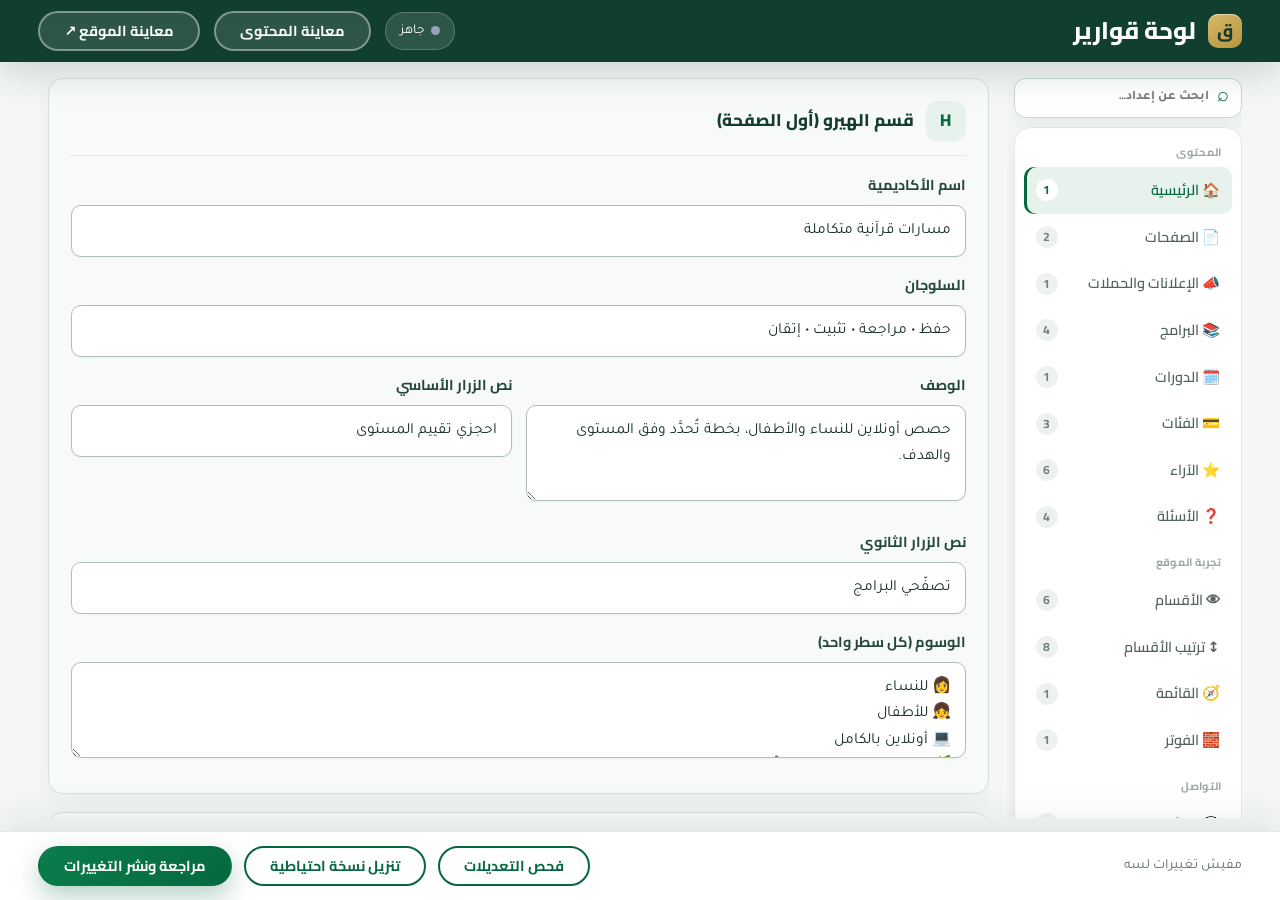
<file: admin-v2.html>
<!DOCTYPE html>
<html lang="ar" dir="rtl">
<head>
<meta charset="UTF-8">
<meta name="viewport" content="width=device-width, initial-scale=1">
<title>لوحة تحكم قوارير</title>
<meta name="description" content="لوحة إدارة موقع أكاديمية قوارير والتحكم في المحتوى والنشر.">
<meta name="robots" content="noindex, nofollow">
<link rel="icon" href="assets/img/favicon.svg" type="image/svg+xml">
<link rel="preconnect" href="https://fonts.googleapis.com">
<link rel="preconnect" href="https://fonts.gstatic.com" crossorigin>
<link href="https://fonts.googleapis.com/css2?family=Cairo:wght@400;600;700;800&family=Tajawal:wght@300;400;500;700&display=swap" rel="stylesheet">
<link rel="stylesheet" href="assets/css/style.css">
<style>
/* ===================================================================
   ADMIN PANEL — styles specific to /admin.html
   =================================================================== */
body { background: var(--cream); }

.adm-bar {
  position: sticky; top: 0; z-index: 300;
  background: var(--green-dd); color: #fff;
  border-bottom: 3px solid var(--gold);
}
.adm-bar__in {
  display: flex; align-items: center; gap: 14px; flex-wrap: wrap;
  min-height: 68px;
}
.adm-bar__title {
  font-family: var(--font-head); font-weight: 800; font-size: 1.08rem;
  display: flex; align-items: center; gap: 10px;
}
.adm-bar__title span { font-size: 1.5rem; }
.adm-bar__sp { flex: 1; }
.adm-bar__status {
  font-size: .84rem; padding: 6px 14px; border-radius: 99px;
  background: rgba(255,255,255,.12); border: 1px solid rgba(255,255,255,.22);
  display: inline-flex; align-items: center; gap: 7px;
}
.adm-dot { width: 9px; height: 9px; border-radius: 50%; background: #94a3b8; }
.adm-dot.is-dirty { background: #fbbf24; }
.adm-dot.is-saved { background: #4ade80; }
.adm-dot.is-error { background: #f87171; }

.adm-wrap { padding-block: 26px 70px; }

/* tabs */
.adm-tabs {
  display: flex; gap: 6px; flex-wrap: wrap;
  background: var(--paper); border: 1px solid var(--line);
  border-radius: 14px; padding: 7px; margin-bottom: 24px;
}
.adm-tab {
  padding: 11px 20px; border-radius: 10px;
  font-family: var(--font-head); font-weight: 600; font-size: .96rem;
  color: var(--text-soft); transition: all .2s;
  display: inline-flex; align-items: center; gap: 8px;
}
.adm-tab:hover { background: var(--green-soft); color: var(--green); }
.adm-tab.is-on { background: var(--green); color: #fff; }
.adm-tab__n {
  min-width: 22px; height: 22px; padding-inline: 6px; border-radius: 99px;
  background: rgba(0,0,0,.1); font-size: .76rem; font-weight: 700;
  display: inline-grid; place-items: center;
}
.adm-tab.is-on .adm-tab__n { background: rgba(255,255,255,.24); }

/* cards */
.adm-card {
  background: var(--paper); border: 1px solid var(--line);
  border-radius: 16px; padding: 22px; margin-bottom: 18px;
  box-shadow: var(--sh-xs);
}
.adm-card__head {
  display: flex; align-items: center; gap: 12px; flex-wrap: wrap;
  padding-bottom: 14px; margin-bottom: 16px;
  border-bottom: 1px solid var(--line);
}
.adm-card__num {
  width: 40px; height: 40px; border-radius: 11px; flex-shrink: 0;
  background: linear-gradient(135deg, var(--gold-l), var(--gold));
  color: #3b2c07; display: grid; place-items: center;
  font-family: var(--font-head); font-weight: 800;
}
.adm-card__title {
  font-family: var(--font-head); font-weight: 700; font-size: 1.06rem;
  flex: 1; min-width: 140px;
}
.adm-card__tools { display: flex; gap: 7px; flex-wrap: wrap; }

.adm-mini {
  width: 36px; height: 36px; border-radius: 9px; display: grid; place-items: center;
  border: 1px solid var(--line-2); background: var(--paper); color: var(--text-soft);
  font-size: .95rem; transition: all .18s;
}
.adm-mini:hover { background: var(--green-soft); color: var(--green); border-color: var(--green); }
.adm-mini.is-del:hover { background: #fee2e2; color: #b91c1c; border-color: #ef4444; }
.adm-mini svg { width: 16px; height: 16px; }

.adm-field { margin-bottom: 15px; }
.adm-field:last-child { margin-bottom: 0; }
.adm-label {
  display: flex; align-items: center; justify-content: space-between; gap: 10px;
  font-family: var(--font-head); font-weight: 600; font-size: .9rem;
  margin-bottom: 6px; color: var(--text);
}
.adm-hint { font-size: .78rem; color: var(--muted); font-weight: 400; }

/* "add new item" bar under each list */
.adm-addbar {
  display: flex; align-items: center; gap: 14px; flex-wrap: wrap;
  margin-top: 22px; padding: 16px 18px;
  border: 2px dashed var(--line-2); border-radius: 14px;
  background: var(--cream);
}
.adm-addbar .adm-hint { flex: 1; min-width: 180px; }

/* the card you just created, highlighted for a moment so the eye finds it */
.adm-card.is-fresh {
  border-color: var(--green);
  box-shadow: 0 0 0 4px var(--green-soft);
}

.adm-in, .adm-ta, .adm-sel {
  width: 100%; padding: 12px 14px; border-radius: 10px;
  border: 1.5px solid var(--line-2); background: var(--bg); color: var(--text);
  font-size: .97rem; line-height: 1.7; transition: border-color .2s, box-shadow .2s;
}
.adm-in:focus, .adm-ta:focus, .adm-sel:focus {
  outline: none; border-color: var(--green); box-shadow: 0 0 0 4px var(--green-soft);
}
.adm-ta { resize: vertical; min-height: 96px; }
.adm-ta--tall { min-height: 150px; }
.adm-row { display: grid; grid-template-columns: 1fr 1fr; gap: 14px; }
.adm-row--3 { grid-template-columns: repeat(3, 1fr); }

/* a bundle label with its delete button underneath -- the button is a
   separate line so it cannot squeeze the input or inherit the grid gap */
.adm-planfield { display: flex; flex-direction: column; gap: 6px; }
.adm-planfield .adm-mini { align-self: flex-start; }
.adm-mini--add { margin-top: 10px; }

/* image field (testimonial photo) */
.adm-imgrow { display: flex; gap: 14px; align-items: flex-start; }
.adm-imgprev {
  width: 62px; height: 62px; flex-shrink: 0; border-radius: 50%;
  overflow: hidden; background: var(--cream);
  border: 2px solid var(--line-2);
  display: grid; place-items: center;
}
.adm-imgprev img { width: 100%; height: 100%; object-fit: cover; display: block; }
.adm-imgprev__none { font-size: .62rem; color: var(--muted); text-align: center; line-height: 1.25; }
.adm-imgcol { flex: 1; min-width: 0; display: flex; flex-direction: column; gap: 7px; }
.adm-in--ltr { direction: ltr; text-align: left; }
.adm-imgbtns { display: flex; gap: 8px; flex-wrap: wrap; }
.adm-hidden-file { display: none; }
.adm-hint--warn { color: #b45309; font-weight: 600; }

/* article body: one paragraph per line, so give it real estate */
.adm-field--body textarea {
  font-family: var(--font-head);
  font-size: 1rem;
  line-height: 2.1;
  min-height: 240px;
}

/* pricing tier editor: one row per system, a price box per bundle. The plan
   labels are printed above each box from pricing.plans, so the columns line
   up by construction instead of by eye. */
.adm-pricerow {
  border: 1px solid var(--line);
  border-radius: 12px;
  padding: 13px 14px;
  margin-bottom: 10px;
  background: var(--cream);
}
.adm-pricerow__head {
  display: flex;
  align-items: center;
  gap: 9px;
  margin-bottom: 11px;
}
.adm-pricerow__head .adm-sel { flex: 1; }

.adm-pricerow__cells {
  display: grid;
  grid-template-columns: repeat(4, 1fr);
  gap: 9px;
}
.adm-pricecell .adm-label {
  font-size: .78rem;
  color: var(--muted);
  margin-bottom: 5px;
  white-space: nowrap;
}
.adm-pricecell .adm-field { margin-bottom: 0; }
/* prices are digits: keep them left-to-right so 1,100 does not read as 110,1 */
.adm-pricecell .adm-in {
  text-align: center;
  font-weight: 700;
  font-size: 1rem;
  padding: 9px 6px;
}

@media (max-width: 700px) {
  .adm-pricerow__cells { grid-template-columns: repeat(2, 1fr); }
}

/* list editor (arrays) */
.adm-list { display: flex; flex-direction: column; gap: 9px; }
.adm-li {
  display: flex; align-items: flex-start; gap: 9px;
  background: var(--cream); border: 1px solid var(--line);
  border-radius: 10px; padding: 9px 11px;
}
.adm-li__grip { color: var(--muted); cursor: grab; padding-top: 9px; flex-shrink: 0; }
.adm-li__x {
  width: 30px; height: 30px; border-radius: 8px; flex-shrink: 0;
  display: grid; place-items: center; color: var(--muted);
  border: 1px solid transparent;
}
.adm-li__x:hover { background: #fee2e2; color: #b91c1c; }
.adm-li textarea {
  flex: 1; border: none; background: transparent; resize: vertical;
  min-height: 34px; font-size: .95rem; line-height: 1.7; color: var(--text);
  padding: 6px 2px;
}
.adm-li textarea:focus { outline: none; }

/* toggle */
.adm-toggle { display: inline-flex; align-items: center; gap: 8px; cursor: pointer; }
.adm-toggle input { position: absolute; opacity: 0; pointer-events: none; }
.adm-toggle__ui {
  width: 44px; height: 25px; border-radius: 99px; background: var(--line-2);
  position: relative; transition: background .2s; flex-shrink: 0;
}
.adm-toggle__ui::after {
  content: ''; position: absolute; inset-block-start: 3px; inset-inline-start: 3px;
  width: 19px; height: 19px; border-radius: 50%; background: #fff;
  transition: transform .2s;
}
.adm-toggle input:checked + .adm-toggle__ui { background: var(--green); }
.adm-toggle input:checked + .adm-toggle__ui::after { transform: translateX(-19px); }
.adm-toggle input:focus-visible + .adm-toggle__ui { outline: 3px solid var(--gold); outline-offset: 2px; }

/* save bar */
.adm-save {
  position: fixed; inset-block-end: 0; inset-inline: 0; z-index: 250;
  background: color-mix(in srgb, var(--bg) 96%, transparent);
  backdrop-filter: blur(14px); border-top: 1px solid var(--line);
  padding: 14px 0 calc(14px + env(safe-area-inset-bottom));
}
.adm-save__in {
  display: flex; align-items: center; gap: 12px; flex-wrap: wrap;
  justify-content: center;
}
.adm-save__txt { font-size: .88rem; color: var(--muted); text-align: center; width: 100%; }

/* toast */
.adm-toast {
  position: fixed; inset-block-end: 92px; inset-inline-start: 50%;
  transform: translateX(50%) translateY(20px);
  background: var(--green-dd); color: #fff;
  padding: 14px 24px; border-radius: 12px; font-weight: 600;
  box-shadow: var(--sh-lg); opacity: 0; pointer-events: none;
  transition: all .3s var(--ease); z-index: 400; max-width: 90vw; text-align: center;
}
.adm-toast.is-on { opacity: 1; transform: translateX(50%) translateY(0); }
.adm-toast.is-err { background: #b91c1c; }
.adm-toast.is-ok { background: var(--green); }

/* setup box */
.adm-setup {
  background: var(--gold-soft); border: 1.5px solid var(--gold);
  border-radius: 16px; padding: 22px; margin-bottom: 22px;
}
.adm-setup h3 { color: var(--gold-d); margin-bottom: 10px; font-size: 1.06rem; }
.adm-setup ol { margin-inline-start: 20px; list-style: decimal; }
.adm-setup li { margin-bottom: 8px; font-size: .94rem; color: var(--text-soft); }
.adm-setup code {
  background: rgba(0,0,0,.07); padding: 2px 7px; border-radius: 5px;
  font-family: monospace; font-size: .88em; direction: ltr; display: inline-block;
}

.adm-note {
  background: var(--green-soft); border: 1px solid rgba(6,104,63,.2);
  border-radius: 12px; padding: 15px 18px; font-size: .92rem;
  color: var(--text-soft); margin-bottom: 20px;
}
.adm-note strong { color: var(--green); }

/* --------------------------------------------------------------------------
   LOCK SCREEN — see assets/js/admin-gate.js

   While it is up the editor behind it is not merely covered: admin.js has not
   been requested yet. `is-locked` also stops the page scrolling, so the panel
   cannot be dragged out from under the overlay.
   -------------------------------------------------------------------------- */
body.is-locked { overflow: hidden; }

.gate {
  position: fixed;
  inset: 0;
  z-index: 900;
  display: grid;
  place-items: center;
  padding: 22px;
  background:
    radial-gradient(1100px 520px at 50% -10%, rgba(202, 169, 89, .22), transparent 62%),
    linear-gradient(160deg, var(--green-dd), #06251a 70%);
  overflow: auto;
}
.gate__card {
  width: 100%;
  max-width: 400px;
  background: var(--paper);
  border: 1px solid var(--line);
  border-radius: 20px;
  padding: 34px 28px 28px;
  text-align: center;
  box-shadow: var(--sh-lg);
  animation: gateIn .32s var(--ease) both;
}
@keyframes gateIn {
  from { opacity: 0; transform: translateY(14px) scale(.985); }
  to   { opacity: 1; transform: none; }
}

.gate__ico {
  font-size: 2.3rem;
  line-height: 1;
  width: 68px;
  height: 68px;
  margin: 0 auto 16px;
  border-radius: 50%;
  display: grid;
  place-items: center;
  background: var(--green-soft);
  border: 1px solid rgba(6, 104, 63, .18);
}
.gate__title {
  font-family: var(--font-head);
  font-weight: 800;
  font-size: 1.2rem;
  color: var(--green);
  margin: 0 0 6px;
}
.gate__sub {
  font-size: .9rem;
  color: var(--muted);
  margin: 0 0 22px;
}

.gate__label {
  display: block;
  font-family: var(--font-head);
  font-weight: 600;
  font-size: .86rem;
  color: var(--text-soft);
  margin-bottom: 7px;
}
.gate__in {
  width: 100%;
  padding: 13px 15px;
  border-radius: 11px;
  border: 1.5px solid var(--line-2);
  background: var(--bg);
  color: var(--text);
  font-family: monospace;
  font-size: 1.02rem;
  letter-spacing: .08em;
  text-align: center;
  transition: border-color .2s, box-shadow .2s;
}
.gate__in:focus {
  outline: none;
  border-color: var(--green);
  box-shadow: 0 0 0 4px var(--green-soft);
}

/* a wrong guess shakes the card. It is the only thing that moves, and it is
   switched off entirely for visitors who prefer reduced motion. */
.gate__card.is-wrong { animation: gateShake .38s ease; border-color: #dc2626; }
@keyframes gateShake {
  0%, 100% { transform: translateX(0); }
  20%      { transform: translateX(-9px); }
  45%      { transform: translateX(8px); }
  70%      { transform: translateX(-5px); }
}
@media (prefers-reduced-motion: reduce) {
  .gate__card, .gate__card.is-wrong { animation: none; }
}

.gate__msg {
  color: #b91c1c;
  font-size: .86rem;
  font-weight: 600;
  margin: 10px 0 0;
}
.gate__go { width: 100%; margin-top: 16px; }

.gate__keep {
  display: inline-flex;
  align-items: center;
  gap: 8px;
  margin-top: 14px;
  font-size: .84rem;
  color: var(--text-soft);
  cursor: pointer;
}
.gate__keep input { width: 17px; height: 17px; accent-color: var(--green); }

.gate__hint {
  margin: 20px 0 0;
  padding-top: 16px;
  border-top: 1px dashed var(--line);
  font-size: .78rem;
  color: var(--muted);
  line-height: 1.8;
}
.gate__hint code {
  background: var(--cream);
  padding: 1px 6px;
  border-radius: 5px;
  font-family: monospace;
  font-size: .92em;
  direction: ltr;
  display: inline-block;
}

@media (max-width: 700px) {
  .adm-row, .adm-row--3 { grid-template-columns: 1fr; }
  .adm-tabs { gap: 4px; }
  .adm-tab { padding: 9px 13px; font-size: .88rem; }
  .adm-save__in .btn { flex: 1; }
  .gate__card { padding: 28px 20px 22px; }
}
</style>
<link rel="stylesheet" href="assets/css/admin-v2.css">
</head>

<body class="admin-v2">
<a class="skip-link" href="#adm-main">تخطّي إلى المحتوى</a>

<!-- ================= TOP BAR ================= -->
<header class="adm-bar">
  <div class="container adm-bar__in">
    <div class="adm-bar__title">
      <span class="adm-brandmark">ق</span>
      <span>لوحة قوارير</span>
    </div>
    <div class="adm-bar__sp"></div>
    <div class="adm-bar__status">
      <span class="adm-dot" id="admDot"></span>
      <span id="admStatus">جاهز</span>
    </div>
    <button class="btn btn--ghost-light btn--sm" id="contentPreviewOpen" type="button">معاينة المحتوى</button>
    <a class="btn btn--ghost-light btn--sm" href="index.html" target="_blank" rel="noopener">
      معاينة الموقع ↗
    </a>
  </div>
</header>

<main class="adm-wrap" id="adm-main">
  <div class="container">

    <!-- GitHub setup (collapsible) -->
    <details class="adm-setup" id="ghSetup" hidden>
      <summary style="cursor:pointer;font-weight:700">
        ⚙️ إعداد النشر على GitHub (مرة واحدة فقط)
      </summary>
      <div style="margin-top:16px">
        <h3>خطوات إعداد النشر التلقائي</h3>
        <ol>
          <li>روح <a href="https://github.com/settings/tokens" target="_blank" rel="noopener">إعدادات GitHub Tokens</a> واعملي Token جديد.</li>
          <li>اختاري <code>Fine-grained token</code> ثم <strong>repo access</strong> اختاري مستودع الموقع بتاعكِ.</li>
          <li>الصلاحيات: فعّلي <code>Contents: Read and write</code> فقط.</li>
          <li>حددي تاريخ انتهاء (مثلاً 90 يوم) وحدّثيه كل فترة.</li>
          <li>الصقي الـ Token هنا واسم المستودع واسم الفرع، واضغطي «اتصل».</li>
        </ol>
        <div class="adm-row mt-2">
          <div class="adm-field">
            <label class="adm-label" for="ghOwner">اسم الحساب (owner)</label>
            <input class="adm-in" id="ghOwner" placeholder="mostafa" dir="ltr" style="text-align:left">
          </div>
          <div class="adm-field">
            <label class="adm-label" for="ghRepo">اسم المستودع (repo)</label>
            <input class="adm-in" id="ghRepo" placeholder="qawareer" dir="ltr" style="text-align:left">
          </div>
        </div>
        <div class="adm-row">
          <div class="adm-field">
            <label class="adm-label" for="ghBranch">الفرع (branch)</label>
            <input class="adm-in" id="ghBranch" value="main" dir="ltr" style="text-align:left">
          </div>
          <div class="adm-field">
            <label class="adm-label" for="ghToken">Personal Access Token</label>
            <input class="adm-in" id="ghToken" type="password" placeholder="ghp_xxxxxxxxxxxx" dir="ltr" style="text-align:left">
          </div>
        </div>
        <div style="display:flex;gap:10px;flex-wrap:wrap">
          <button class="btn btn--green btn--sm" id="ghConnect">اتصل بـ GitHub</button>
          <button class="btn btn--outline btn--sm" id="ghForget">نسيت الاتصال</button>
        </div>
        <p class="adm-hint mt-2">
          🔒 الـ Token بيتحفظ في متصفحكِ أنتِ بس، ومبيتبعتش لحد.
          إذا استضافة الموقع عامة، يفضل متأكد إن المستودع عام ومحدشش بيستخدم متصفحكِ.
        </p>
      </div>
    </details>

    <div class="adm-v2-layout">
      <aside class="adm-v2-side" aria-label="التنقل داخل لوحة التحكم">
        <label class="adm-v2-nav-search" for="admNavSearch">
          <span aria-hidden="true">⌕</span>
          <input id="admNavSearch" type="search" placeholder="ابحث عن إعداد…" autocomplete="off">
        </label>
        <nav class="adm-tabs" id="admTabs" aria-label="أقسام المحتوى"></nav>
        <p class="adm-v2-nav-empty" id="admNavEmpty" hidden>لا يوجد إعداد بهذا الاسم</p>
      </aside>

      <section class="adm-v2-content" aria-live="polite">
        <div id="admPanels"></div>
      </section>
    </div>

  </div>
</main>

<!-- ================= SAVE BAR ================= -->
<div class="adm-save">
  <div class="container adm-save__in">
    <p class="adm-save__txt" id="admSaveTxt">مفيش تغييرات لسه</p>
    <button class="btn btn--outline btn--sm adm-check-btn" id="btnCheck" type="button">
      فحص التعديلات <span id="admCheckCount" hidden></span>
    </button>
    <button class="btn btn--outline btn--sm" id="btnExport">تنزيل نسخة احتياطية</button>
    <button class="btn btn--green btn--sm" id="btnPublish">
      مراجعة ونشر التغييرات
    </button>
  </div>
</div>

<div class="adm-toast" id="admToast"></div>

<div class="adm-review adm-check-modal" id="admCheckModal" hidden>
  <div class="adm-review__bar">
    <strong>فحص التعديلات قبل المعاينة</strong>
    <button type="button" id="admCheckClose" aria-label="إغلاق فحص التعديلات">إغلاق ×</button>
  </div>
  <div class="adm-check-modal__body" id="admCheckBody"></div>
</div>

<div class="adm-review" id="contentPreviewModal" hidden>
  <div class="adm-review__bar">
    <strong>معاينة نسخة المحتوى الجديدة</strong>
    <span class="adm-review__hint">يمكنكِ تصفح كل الصفحات من داخل المعاينة</span>
    <button type="button" id="contentPreviewClose" aria-label="إغلاق معاينة المحتوى">إغلاق ×</button>
  </div>
  <iframe
    id="contentPreviewFrame"
    title="معاينة نسخة محتوى موقع أكاديمية قوارير"
    data-src="../../outputs/content-refresh-preview-v1/index.html"
  ></iframe>
</div>

<script src="content.js"></script>
<script src="assets/js/render.js"></script>
<!-- هذه نسخة معاينة منفصلة؛ النسخة المعتمدة ستُربط بمصادقة حقيقية قبل تفعيل النشر. -->
<script src="assets/js/admin-v2-core.js"></script>
<script src="assets/js/admin-v2.js"></script>
</body>
</html>
</file>
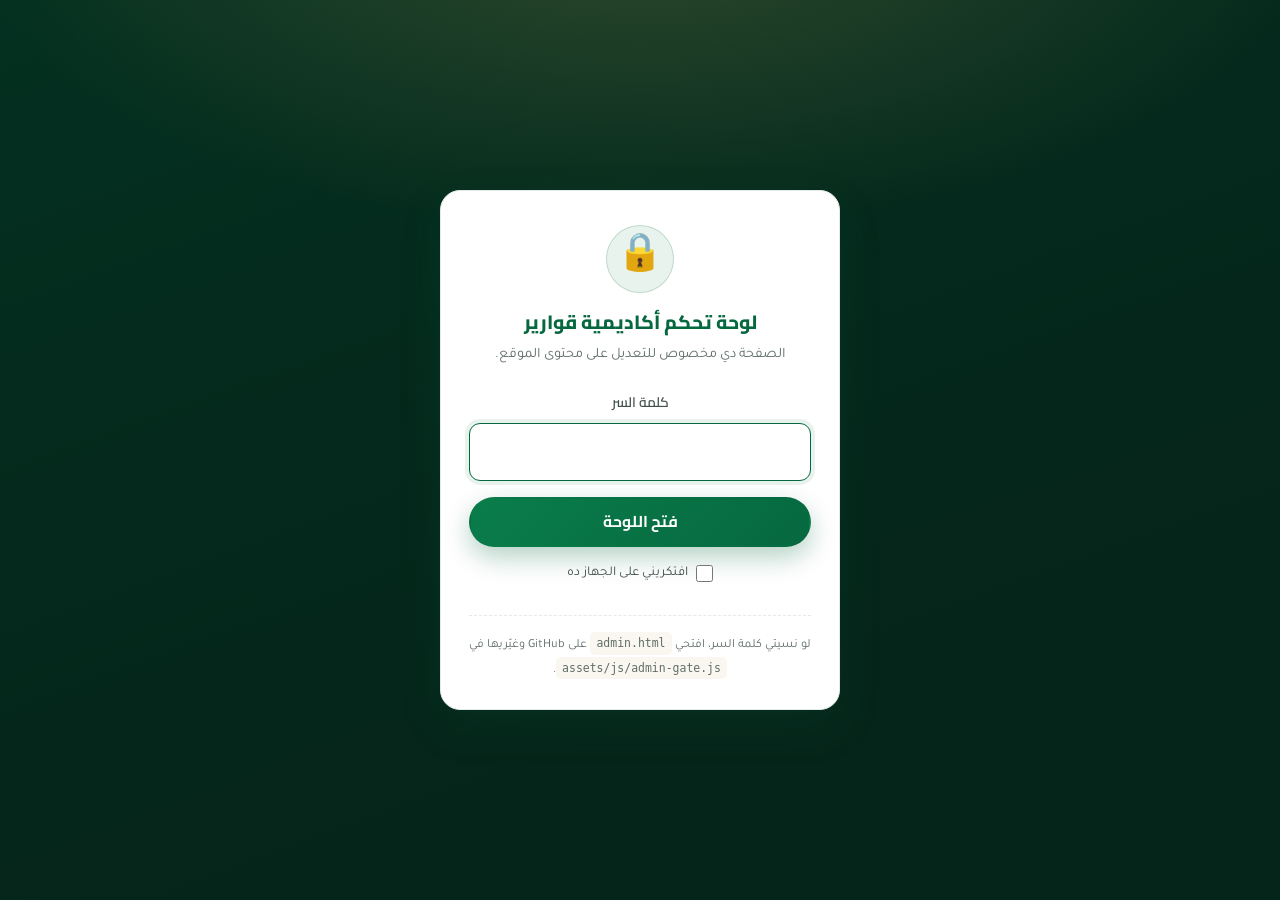
<file: admin.html>
<!DOCTYPE html>
<html lang="ar" dir="rtl">
<head>
<meta charset="UTF-8">
<meta name="viewport" content="width=device-width, initial-scale=1">
<title>لوحة تحكم أكاديمية قوارير</title>
<meta name="description" content="لوحة إدارة محتوى موقع أكاديمية قوارير.">
<meta name="robots" content="noindex, nofollow">
<link rel="icon" href="assets/img/favicon.svg" type="image/svg+xml">
<link rel="preconnect" href="https://fonts.googleapis.com">
<link rel="preconnect" href="https://fonts.gstatic.com" crossorigin>
<link href="https://fonts.googleapis.com/css2?family=Cairo:wght@400;600;700;800&family=Tajawal:wght@300;400;500;700&display=swap" rel="stylesheet">
<link rel="stylesheet" href="assets/css/style.css">
<style>
/* ===================================================================
   ADMIN PANEL — styles specific to /admin.html
   =================================================================== */
body { background: var(--cream); }

.adm-bar {
  position: sticky; top: 0; z-index: 300;
  background: var(--green-dd); color: #fff;
  border-bottom: 3px solid var(--gold);
}
.adm-bar__in {
  display: flex; align-items: center; gap: 14px; flex-wrap: wrap;
  min-height: 68px;
}
.adm-bar__title {
  font-family: var(--font-head); font-weight: 800; font-size: 1.08rem;
  display: flex; align-items: center; gap: 10px;
}
.adm-bar__title span { font-size: 1.5rem; }
.adm-bar__sp { flex: 1; }
.adm-bar__status {
  font-size: .84rem; padding: 6px 14px; border-radius: 99px;
  background: rgba(255,255,255,.12); border: 1px solid rgba(255,255,255,.22);
  display: inline-flex; align-items: center; gap: 7px;
}
.adm-dot { width: 9px; height: 9px; border-radius: 50%; background: #94a3b8; }
.adm-dot.is-dirty { background: #fbbf24; }
.adm-dot.is-saved { background: #4ade80; }
.adm-dot.is-error { background: #f87171; }

.adm-wrap { padding-block: 26px 70px; }

/* tabs */
.adm-tabs {
  display: flex; gap: 6px; flex-wrap: wrap;
  background: var(--paper); border: 1px solid var(--line);
  border-radius: 14px; padding: 7px; margin-bottom: 24px;
}
.adm-tab {
  padding: 11px 20px; border-radius: 10px;
  font-family: var(--font-head); font-weight: 600; font-size: .96rem;
  color: var(--text-soft); transition: all .2s;
  display: inline-flex; align-items: center; gap: 8px;
}
.adm-tab:hover { background: var(--green-soft); color: var(--green); }
.adm-tab.is-on { background: var(--green); color: #fff; }
.adm-tab__n {
  min-width: 22px; height: 22px; padding-inline: 6px; border-radius: 99px;
  background: rgba(0,0,0,.1); font-size: .76rem; font-weight: 700;
  display: inline-grid; place-items: center;
}
.adm-tab.is-on .adm-tab__n { background: rgba(255,255,255,.24); }

/* cards */
.adm-card {
  background: var(--paper); border: 1px solid var(--line);
  border-radius: 16px; padding: 22px; margin-bottom: 18px;
  box-shadow: var(--sh-xs);
}
.adm-card__head {
  display: flex; align-items: center; gap: 12px; flex-wrap: wrap;
  padding-bottom: 14px; margin-bottom: 16px;
  border-bottom: 1px solid var(--line);
}
.adm-card__num {
  width: 40px; height: 40px; border-radius: 11px; flex-shrink: 0;
  background: linear-gradient(135deg, var(--gold-l), var(--gold));
  color: #3b2c07; display: grid; place-items: center;
  font-family: var(--font-head); font-weight: 800;
}
.adm-card__title {
  font-family: var(--font-head); font-weight: 700; font-size: 1.06rem;
  flex: 1; min-width: 140px;
}
.adm-card__tools { display: flex; gap: 7px; flex-wrap: wrap; }

.adm-mini {
  width: 36px; height: 36px; border-radius: 9px; display: grid; place-items: center;
  border: 1px solid var(--line-2); background: var(--paper); color: var(--text-soft);
  font-size: .95rem; transition: all .18s;
}
.adm-mini:hover { background: var(--green-soft); color: var(--green); border-color: var(--green); }
.adm-mini.is-del:hover { background: #fee2e2; color: #b91c1c; border-color: #ef4444; }
.adm-mini svg { width: 16px; height: 16px; }

.adm-field { margin-bottom: 15px; }
.adm-field:last-child { margin-bottom: 0; }
.adm-label {
  display: flex; align-items: center; justify-content: space-between; gap: 10px;
  font-family: var(--font-head); font-weight: 600; font-size: .9rem;
  margin-bottom: 6px; color: var(--text);
}
.adm-hint { font-size: .78rem; color: var(--muted); font-weight: 400; }

/* "add new item" bar under each list */
.adm-addbar {
  display: flex; align-items: center; gap: 14px; flex-wrap: wrap;
  margin-top: 22px; padding: 16px 18px;
  border: 2px dashed var(--line-2); border-radius: 14px;
  background: var(--cream);
}
.adm-addbar .adm-hint { flex: 1; min-width: 180px; }

/* the card you just created, highlighted for a moment so the eye finds it */
.adm-card.is-fresh {
  border-color: var(--green);
  box-shadow: 0 0 0 4px var(--green-soft);
}

.adm-in, .adm-ta, .adm-sel {
  width: 100%; padding: 12px 14px; border-radius: 10px;
  border: 1.5px solid var(--line-2); background: var(--bg); color: var(--text);
  font-size: .97rem; line-height: 1.7; transition: border-color .2s, box-shadow .2s;
}
.adm-in:focus, .adm-ta:focus, .adm-sel:focus {
  outline: none; border-color: var(--green); box-shadow: 0 0 0 4px var(--green-soft);
}
.adm-ta { resize: vertical; min-height: 96px; }
.adm-ta--tall { min-height: 150px; }
.adm-row { display: grid; grid-template-columns: 1fr 1fr; gap: 14px; }
.adm-row--3 { grid-template-columns: repeat(3, 1fr); }

/* a bundle label with its delete button underneath -- the button is a
   separate line so it cannot squeeze the input or inherit the grid gap */
.adm-planfield { display: flex; flex-direction: column; gap: 6px; }
.adm-planfield .adm-mini { align-self: flex-start; }
.adm-mini--add { margin-top: 10px; }

/* image field (testimonial photo) */
.adm-imgrow { display: flex; gap: 14px; align-items: flex-start; }
.adm-imgprev {
  width: 62px; height: 62px; flex-shrink: 0; border-radius: 50%;
  overflow: hidden; background: var(--cream);
  border: 2px solid var(--line-2);
  display: grid; place-items: center;
}
.adm-imgprev img { width: 100%; height: 100%; object-fit: cover; display: block; }
.adm-imgprev__none { font-size: .62rem; color: var(--muted); text-align: center; line-height: 1.25; }
.adm-imgcol { flex: 1; min-width: 0; display: flex; flex-direction: column; gap: 7px; }
.adm-in--ltr { direction: ltr; text-align: left; }
.adm-imgbtns { display: flex; gap: 8px; flex-wrap: wrap; }
.adm-hidden-file { display: none; }
.adm-hint--warn { color: #b45309; font-weight: 600; }

/* article body: one paragraph per line, so give it real estate */
.adm-field--body textarea {
  font-family: var(--font-head);
  font-size: 1rem;
  line-height: 2.1;
  min-height: 240px;
}

/* pricing tier editor: one row per system, a price box per bundle. The plan
   labels are printed above each box from pricing.plans, so the columns line
   up by construction instead of by eye. */
.adm-pricerow {
  border: 1px solid var(--line);
  border-radius: 12px;
  padding: 13px 14px;
  margin-bottom: 10px;
  background: var(--cream);
}
.adm-pricerow__head {
  display: flex;
  align-items: center;
  gap: 9px;
  margin-bottom: 11px;
}
.adm-pricerow__head .adm-sel { flex: 1; }

.adm-pricerow__cells {
  display: grid;
  grid-template-columns: repeat(4, 1fr);
  gap: 9px;
}
.adm-pricecell .adm-label {
  font-size: .78rem;
  color: var(--muted);
  margin-bottom: 5px;
  white-space: nowrap;
}
.adm-pricecell .adm-field { margin-bottom: 0; }
/* prices are digits: keep them left-to-right so 1,100 does not read as 110,1 */
.adm-pricecell .adm-in {
  text-align: center;
  font-weight: 700;
  font-size: 1rem;
  padding: 9px 6px;
}

@media (max-width: 700px) {
  .adm-pricerow__cells { grid-template-columns: repeat(2, 1fr); }
}

/* list editor (arrays) */
.adm-list { display: flex; flex-direction: column; gap: 9px; }
.adm-li {
  display: flex; align-items: flex-start; gap: 9px;
  background: var(--cream); border: 1px solid var(--line);
  border-radius: 10px; padding: 9px 11px;
}
.adm-li__grip { color: var(--muted); cursor: grab; padding-top: 9px; flex-shrink: 0; }
.adm-li__x {
  width: 30px; height: 30px; border-radius: 8px; flex-shrink: 0;
  display: grid; place-items: center; color: var(--muted);
  border: 1px solid transparent;
}
.adm-li__x:hover { background: #fee2e2; color: #b91c1c; }
.adm-li textarea {
  flex: 1; border: none; background: transparent; resize: vertical;
  min-height: 34px; font-size: .95rem; line-height: 1.7; color: var(--text);
  padding: 6px 2px;
}
.adm-li textarea:focus { outline: none; }

/* toggle */
.adm-toggle { display: inline-flex; align-items: center; gap: 8px; cursor: pointer; }
.adm-toggle input { position: absolute; opacity: 0; pointer-events: none; }
.adm-toggle__ui {
  width: 44px; height: 25px; border-radius: 99px; background: var(--line-2);
  position: relative; transition: background .2s; flex-shrink: 0;
}
.adm-toggle__ui::after {
  content: ''; position: absolute; inset-block-start: 3px; inset-inline-start: 3px;
  width: 19px; height: 19px; border-radius: 50%; background: #fff;
  transition: transform .2s;
}
.adm-toggle input:checked + .adm-toggle__ui { background: var(--green); }
.adm-toggle input:checked + .adm-toggle__ui::after { transform: translateX(-19px); }
.adm-toggle input:focus-visible + .adm-toggle__ui { outline: 3px solid var(--gold); outline-offset: 2px; }

/* save bar */
.adm-save {
  position: fixed; inset-block-end: 0; inset-inline: 0; z-index: 250;
  background: color-mix(in srgb, var(--bg) 96%, transparent);
  backdrop-filter: blur(14px); border-top: 1px solid var(--line);
  padding: 14px 0 calc(14px + env(safe-area-inset-bottom));
}
.adm-save__in {
  display: flex; align-items: center; gap: 12px; flex-wrap: wrap;
  justify-content: center;
}
.adm-save__txt { font-size: .88rem; color: var(--muted); text-align: center; width: 100%; }

/* toast */
.adm-toast {
  position: fixed; inset-block-end: 92px; inset-inline-start: 50%;
  transform: translateX(50%) translateY(20px);
  background: var(--green-dd); color: #fff;
  padding: 14px 24px; border-radius: 12px; font-weight: 600;
  box-shadow: var(--sh-lg); opacity: 0; pointer-events: none;
  transition: all .3s var(--ease); z-index: 400; max-width: 90vw; text-align: center;
}
.adm-toast.is-on { opacity: 1; transform: translateX(50%) translateY(0); }
.adm-toast.is-err { background: #b91c1c; }
.adm-toast.is-ok { background: var(--green); }

/* setup box */
.adm-setup {
  background: var(--gold-soft); border: 1.5px solid var(--gold);
  border-radius: 16px; padding: 22px; margin-bottom: 22px;
}
.adm-setup h3 { color: var(--gold-d); margin-bottom: 10px; font-size: 1.06rem; }
.adm-setup ol { margin-inline-start: 20px; list-style: decimal; }
.adm-setup li { margin-bottom: 8px; font-size: .94rem; color: var(--text-soft); }
.adm-setup code {
  background: rgba(0,0,0,.07); padding: 2px 7px; border-radius: 5px;
  font-family: monospace; font-size: .88em; direction: ltr; display: inline-block;
}

.adm-note {
  background: var(--green-soft); border: 1px solid rgba(6,104,63,.2);
  border-radius: 12px; padding: 15px 18px; font-size: .92rem;
  color: var(--text-soft); margin-bottom: 20px;
}
.adm-note strong { color: var(--green); }

/* --------------------------------------------------------------------------
   LOCK SCREEN — see assets/js/admin-gate.js

   While it is up the editor behind it is not merely covered: admin.js has not
   been requested yet. `is-locked` also stops the page scrolling, so the panel
   cannot be dragged out from under the overlay.
   -------------------------------------------------------------------------- */
body.is-locked { overflow: hidden; }

.gate {
  position: fixed;
  inset: 0;
  z-index: 900;
  display: grid;
  place-items: center;
  padding: 22px;
  background:
    radial-gradient(1100px 520px at 50% -10%, rgba(202, 169, 89, .22), transparent 62%),
    linear-gradient(160deg, var(--green-dd), #06251a 70%);
  overflow: auto;
}
.gate__card {
  width: 100%;
  max-width: 400px;
  background: var(--paper);
  border: 1px solid var(--line);
  border-radius: 20px;
  padding: 34px 28px 28px;
  text-align: center;
  box-shadow: var(--sh-lg);
  animation: gateIn .32s var(--ease) both;
}
@keyframes gateIn {
  from { opacity: 0; transform: translateY(14px) scale(.985); }
  to   { opacity: 1; transform: none; }
}

.gate__ico {
  font-size: 2.3rem;
  line-height: 1;
  width: 68px;
  height: 68px;
  margin: 0 auto 16px;
  border-radius: 50%;
  display: grid;
  place-items: center;
  background: var(--green-soft);
  border: 1px solid rgba(6, 104, 63, .18);
}
.gate__title {
  font-family: var(--font-head);
  font-weight: 800;
  font-size: 1.2rem;
  color: var(--green);
  margin: 0 0 6px;
}
.gate__sub {
  font-size: .9rem;
  color: var(--muted);
  margin: 0 0 22px;
}

.gate__label {
  display: block;
  font-family: var(--font-head);
  font-weight: 600;
  font-size: .86rem;
  color: var(--text-soft);
  margin-bottom: 7px;
}
.gate__in {
  width: 100%;
  padding: 13px 15px;
  border-radius: 11px;
  border: 1.5px solid var(--line-2);
  background: var(--bg);
  color: var(--text);
  font-family: monospace;
  font-size: 1.02rem;
  letter-spacing: .08em;
  text-align: center;
  transition: border-color .2s, box-shadow .2s;
}
.gate__in:focus {
  outline: none;
  border-color: var(--green);
  box-shadow: 0 0 0 4px var(--green-soft);
}

/* a wrong guess shakes the card. It is the only thing that moves, and it is
   switched off entirely for visitors who prefer reduced motion. */
.gate__card.is-wrong { animation: gateShake .38s ease; border-color: #dc2626; }
@keyframes gateShake {
  0%, 100% { transform: translateX(0); }
  20%      { transform: translateX(-9px); }
  45%      { transform: translateX(8px); }
  70%      { transform: translateX(-5px); }
}
@media (prefers-reduced-motion: reduce) {
  .gate__card, .gate__card.is-wrong { animation: none; }
}

.gate__msg {
  color: #b91c1c;
  font-size: .86rem;
  font-weight: 600;
  margin: 10px 0 0;
}
.gate__go { width: 100%; margin-top: 16px; }

.gate__keep {
  display: inline-flex;
  align-items: center;
  gap: 8px;
  margin-top: 14px;
  font-size: .84rem;
  color: var(--text-soft);
  cursor: pointer;
}
.gate__keep input { width: 17px; height: 17px; accent-color: var(--green); }

.gate__hint {
  margin: 20px 0 0;
  padding-top: 16px;
  border-top: 1px dashed var(--line);
  font-size: .78rem;
  color: var(--muted);
  line-height: 1.8;
}
.gate__hint code {
  background: var(--cream);
  padding: 1px 6px;
  border-radius: 5px;
  font-family: monospace;
  font-size: .92em;
  direction: ltr;
  display: inline-block;
}

@media (max-width: 700px) {
  .adm-row, .adm-row--3 { grid-template-columns: 1fr; }
  .adm-tabs { gap: 4px; }
  .adm-tab { padding: 9px 13px; font-size: .88rem; }
  .adm-save__in .btn { flex: 1; }
  .gate__card { padding: 28px 20px 22px; }
}
</style>
<link rel="stylesheet" href="assets/css/admin-v2.css">
</head>

<body class="admin-v2">
<a class="skip-link" href="#adm-main">تخطّي إلى المحتوى</a>

<!-- ================= TOP BAR ================= -->
<header class="adm-bar">
  <div class="container adm-bar__in">
    <div class="adm-bar__title">
      <span class="adm-brandmark">ق</span>
      <span>لوحة قوارير</span>
    </div>
    <div class="adm-bar__sp"></div>
    <div class="adm-bar__status">
      <span class="adm-dot" id="admDot"></span>
      <span id="admStatus">جاهز</span>
    </div>
    <button class="btn btn--ghost-light btn--sm" id="contentPreviewOpen" type="button">معاينة المحتوى</button>
    <a class="btn btn--ghost-light btn--sm" href="index.html" target="_blank" rel="noopener">
      معاينة الموقع ↗
    </a>
  </div>
</header>

<main class="adm-wrap" id="adm-main">
  <div class="container">

    <!-- GitHub setup (collapsible) -->
    <details class="adm-setup" id="ghSetup" hidden>
      <summary style="cursor:pointer;font-weight:700">
        ⚙️ إعداد النشر على GitHub (مرة واحدة فقط)
      </summary>
      <div style="margin-top:16px">
        <h3>خطوات إعداد النشر التلقائي</h3>
        <ol>
          <li>روح <a href="https://github.com/settings/tokens" target="_blank" rel="noopener">إعدادات GitHub Tokens</a> واعملي Token جديد.</li>
          <li>اختاري <code>Fine-grained token</code> ثم <strong>repo access</strong> اختاري مستودع الموقع بتاعكِ.</li>
          <li>الصلاحيات: فعّلي <code>Contents: Read and write</code> فقط.</li>
          <li>حددي تاريخ انتهاء (مثلاً 90 يوم) وحدّثيه كل فترة.</li>
          <li>الصقي الـ Token هنا واسم المستودع واسم الفرع، واضغطي «اتصل».</li>
        </ol>
        <div class="adm-row mt-2">
          <div class="adm-field">
            <label class="adm-label" for="ghOwner">اسم الحساب (owner)</label>
            <input class="adm-in" id="ghOwner" placeholder="mostafa" dir="ltr" style="text-align:left">
          </div>
          <div class="adm-field">
            <label class="adm-label" for="ghRepo">اسم المستودع (repo)</label>
            <input class="adm-in" id="ghRepo" placeholder="qawareer" dir="ltr" style="text-align:left">
          </div>
        </div>
        <div class="adm-row">
          <div class="adm-field">
            <label class="adm-label" for="ghBranch">الفرع (branch)</label>
            <input class="adm-in" id="ghBranch" value="main" dir="ltr" style="text-align:left">
          </div>
          <div class="adm-field">
            <label class="adm-label" for="ghToken">Personal Access Token</label>
            <input class="adm-in" id="ghToken" type="password" placeholder="ghp_xxxxxxxxxxxx" dir="ltr" style="text-align:left">
          </div>
        </div>
        <div style="display:flex;gap:10px;flex-wrap:wrap">
          <button class="btn btn--green btn--sm" id="ghConnect">اتصل بـ GitHub</button>
          <button class="btn btn--outline btn--sm" id="ghForget">نسيت الاتصال</button>
        </div>
        <p class="adm-hint mt-2">
          🔒 الـ Token بيتحفظ في متصفحكِ أنتِ بس، ومبيتبعتش لحد.
          إذا استضافة الموقع عامة، يفضل متأكد إن المستودع عام ومحدشش بيستخدم متصفحكِ.
        </p>
      </div>
    </details>

    <div class="adm-v2-layout">
      <aside class="adm-v2-side" aria-label="التنقل داخل لوحة التحكم">
        <label class="adm-v2-nav-search" for="admNavSearch">
          <span aria-hidden="true">⌕</span>
          <input id="admNavSearch" type="search" placeholder="ابحث عن إعداد…" autocomplete="off">
        </label>
        <nav class="adm-tabs" id="admTabs" aria-label="أقسام المحتوى"></nav>
        <p class="adm-v2-nav-empty" id="admNavEmpty" hidden>لا يوجد إعداد بهذا الاسم</p>
      </aside>

      <section class="adm-v2-content" aria-live="polite">
        <div id="admPanels"></div>
      </section>
    </div>

  </div>
</main>

<!-- ================= SAVE BAR ================= -->
<div class="adm-save">
  <div class="container adm-save__in">
    <p class="adm-save__txt" id="admSaveTxt">مفيش تغييرات لسه</p>
    <button class="btn btn--outline btn--sm adm-check-btn" id="btnCheck" type="button">
      فحص التعديلات <span id="admCheckCount" hidden></span>
    </button>
    <button class="btn btn--outline btn--sm" id="btnExport">تنزيل نسخة احتياطية</button>
    <button class="btn btn--green btn--sm" id="btnPublish" disabled>
      مراجعة ونشر التغييرات
    </button>
  </div>
</div>

<div class="adm-toast" id="admToast"></div>

<div class="adm-review adm-check-modal" id="admCheckModal" hidden>
  <div class="adm-review__bar">
    <strong>فحص التعديلات قبل المعاينة</strong>
    <button type="button" id="admCheckClose" aria-label="إغلاق فحص التعديلات">إغلاق ×</button>
  </div>
  <div class="adm-check-modal__body" id="admCheckBody"></div>
</div>

<div class="adm-review" id="contentPreviewModal" hidden>
  <div class="adm-review__bar">
    <strong>معاينة نسخة المحتوى الجديدة</strong>
    <span class="adm-review__hint">يمكنكِ تصفح كل الصفحات من داخل المعاينة</span>
    <button type="button" id="contentPreviewClose" aria-label="إغلاق معاينة المحتوى">إغلاق ×</button>
  </div>
  <iframe
    id="contentPreviewFrame"
    title="معاينة نسخة محتوى موقع أكاديمية قوارير"
    data-src="../../outputs/content-refresh-preview-v1/index.html"
  ></iframe>
</div>

<script src="content.js"></script>
<script src="assets/js/render.js"></script>
<!-- شاشة الدخول تحمّل ملفات اللوحة الجديدة بعد نجاح التحقق. -->
<script src="assets/js/sha256.js"></script>
<script src="assets/js/admin-gate.js" defer></script>
</body>
</html>
</file>
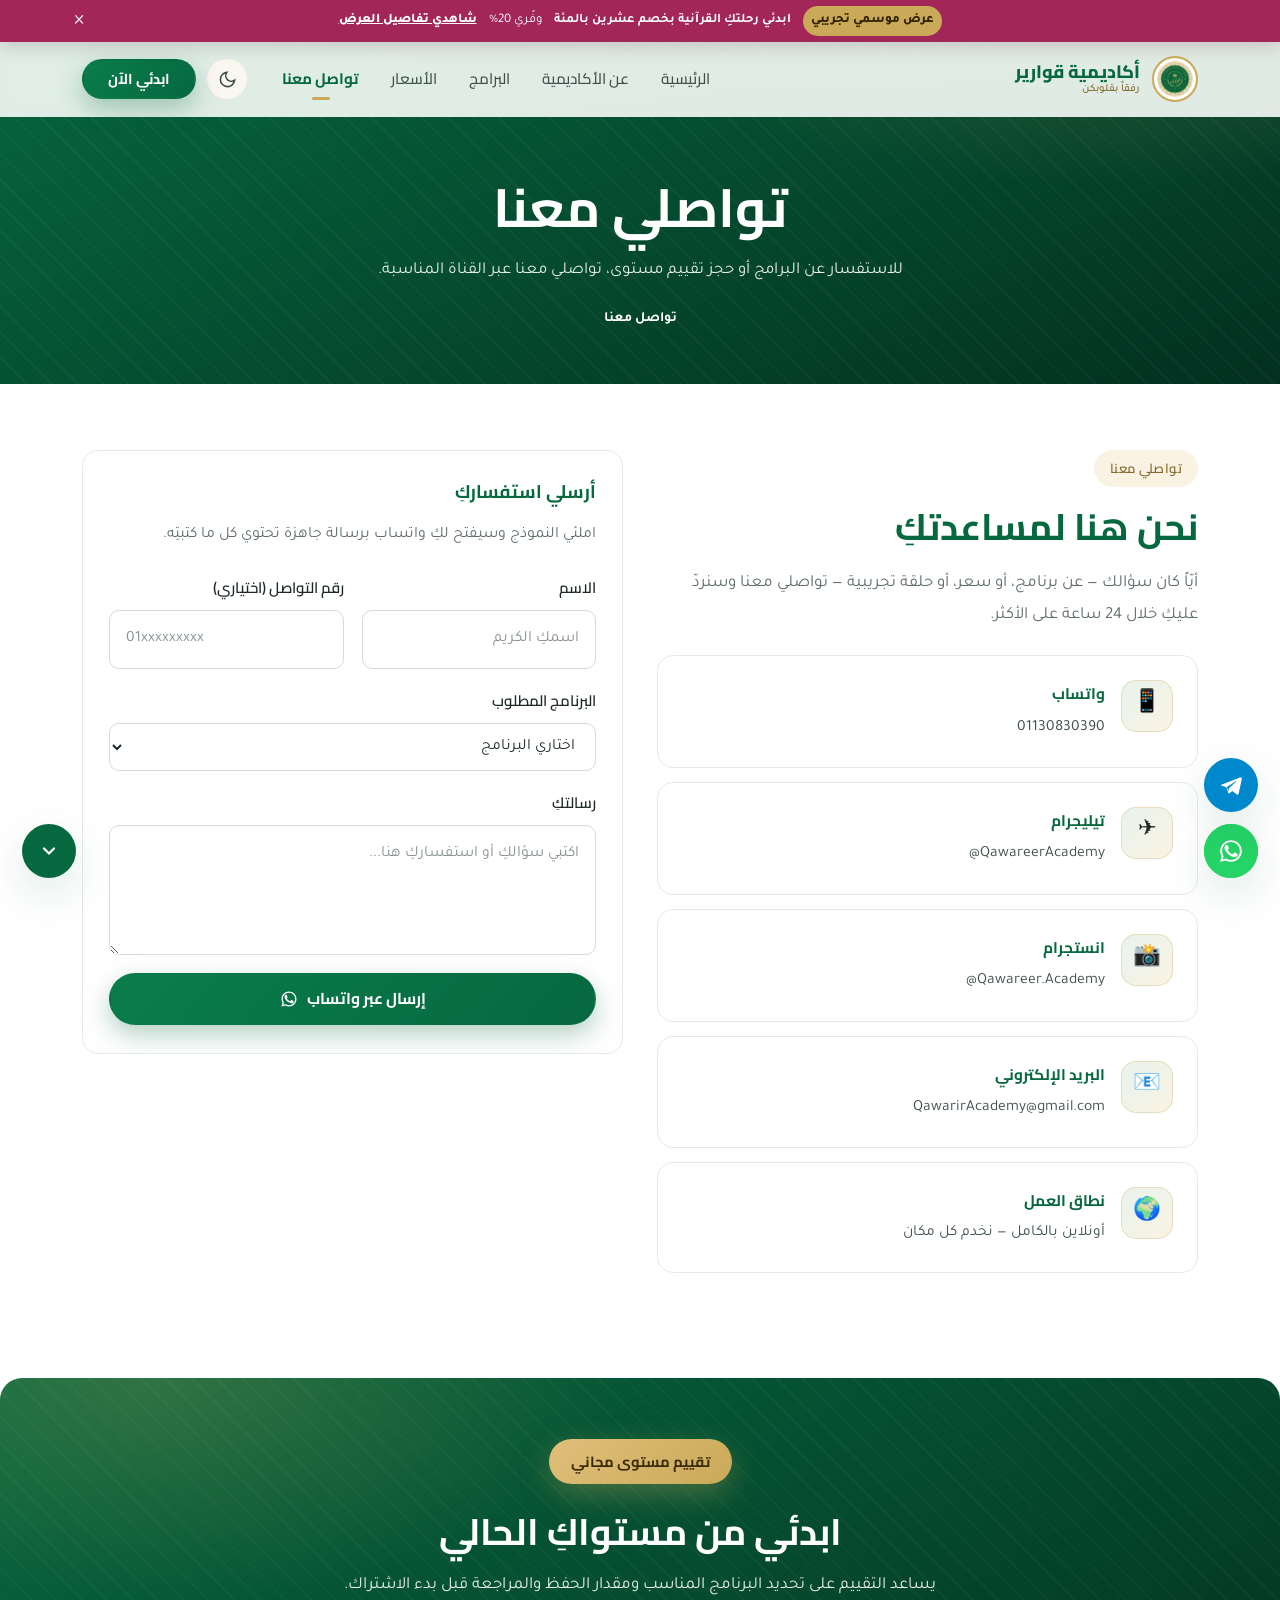
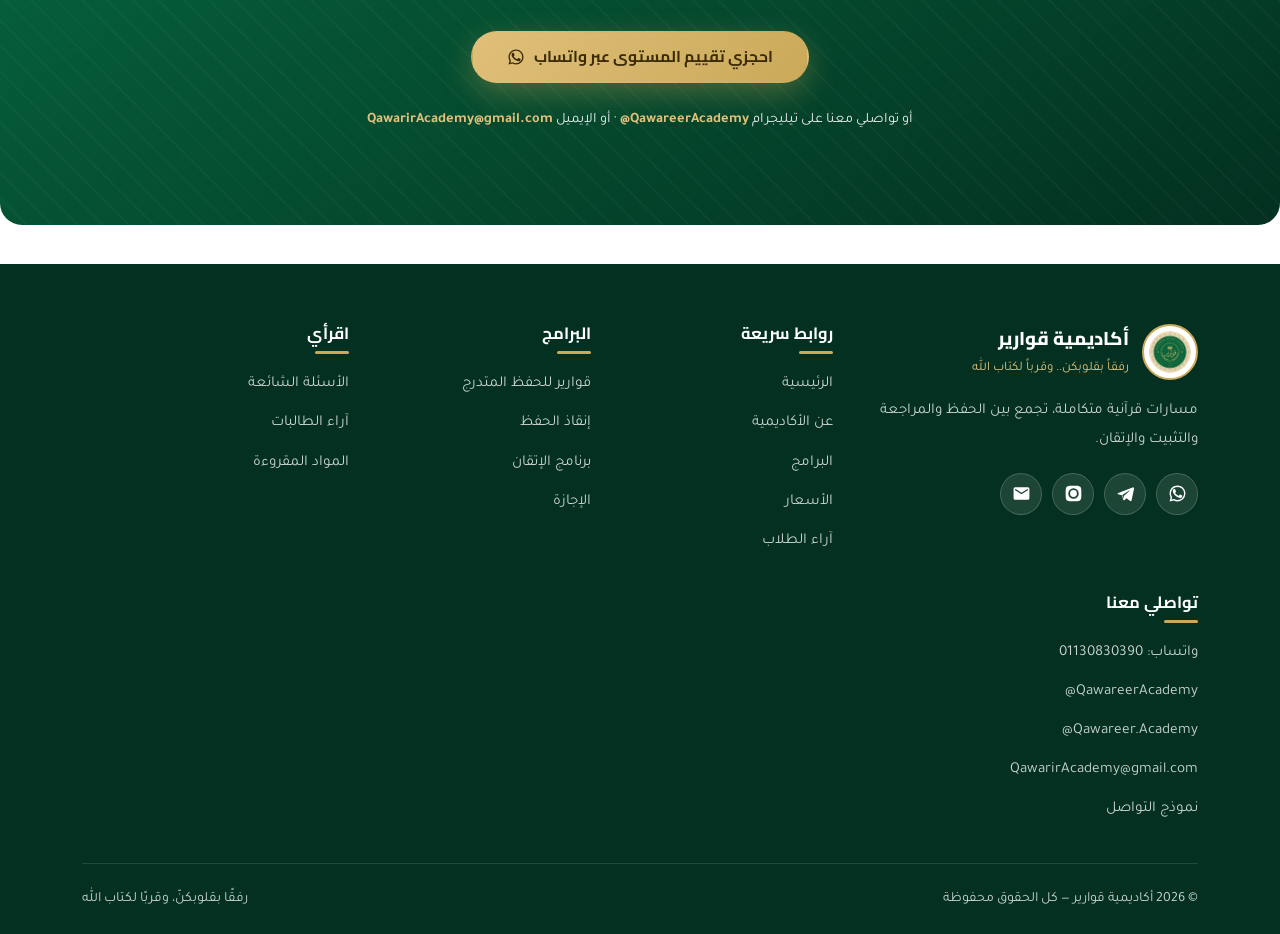
<file: contact.html>
<!DOCTYPE html>
<html lang="ar" dir="rtl">
<head>
<meta charset="UTF-8">
<meta name="viewport" content="width=device-width, initial-scale=1, viewport-fit=cover">
<meta name="theme-color" content="#06683f">

<title>تواصلي مع أكاديمية قوارير | واتساب وتيليجرام</title>
<meta name="description" content="تواصلي مع أكاديمية قوارير لحجز تقييم مستوى أو الاستفسار عن البرامج والباقات والمواعيد المتاحة.">
<meta name="keywords" content="تواصل أكاديمية قوارير، واتساب، تقييم مستوى">
<meta name="author" content="أكاديمية قوارير">
<meta name="robots" content="index, follow">
<link rel="canonical" href="contact.html">

<meta property="og:type" content="website">
<meta property="og:locale" content="ar_AR">
<meta property="og:site_name" content="أكاديمية قوارير">
<meta property="og:title" content="تواصلي مع أكاديمية قوارير | واتساب وتيليجرام">
<meta property="og:description" content="تواصلي مع أكاديمية قوارير لحجز تقييم مستوى أو الاستفسار عن البرامج والباقات والمواعيد المتاحة.">
<meta property="og:image" content="assets/img/og-image.png">
<meta property="og:image:width" content="1200">
<meta property="og:image:height" content="630">
<meta property="og:image:alt" content="أكاديمية قوارير — رفقاً بقلوبكن">
<meta name="twitter:card" content="summary_large_image">
<meta name="twitter:title" content="تواصلي مع أكاديمية قوارير | واتساب وتيليجرام">
<meta name="twitter:description" content="تواصلي مع أكاديمية قوارير لحجز تقييم مستوى أو الاستفسار عن البرامج والباقات والمواعيد المتاحة.">
<meta name="twitter:image" content="assets/img/og-image.png">
<script type="application/ld+json">
{
  "@context": "https://schema.org",
  "@type": "EducationalOrganization",
  "name": "أكاديمية قوارير",
  "alternateName": "Qawareer Academy",
  "description": "مسارات قرآنية أونلاين للنساء والأطفال، تجمع بين الحفظ والمراجعة والتثبيت وتصحيح التلاوة.",
  "slogan": "رفقاً بقلوبكن.. وقرباً لكتاب الله",
  "url": "",
  "logo": "assets/img/logo.png",
  "image": "assets/img/og-image.png",
  "email": "QawarirAcademy@gmail.com",
  "telephone": "+201130830390",
  "sameAs": [
    "https://t.me/QawareerAcademy",
    "https://instagram.com/Qawareer.Academy"
  ],
  "areaServed": {
    "@type": "Country",
    "name": "مصر"
  },
  "knowsLanguage": "ar",
  "availableLanguage": [
    "ar"
  ]
}
</script><script type="application/ld+json">
{
  "@context": "https://schema.org",
  "@type": "BreadcrumbList",
  "itemListElement": [
    {
      "@type": "ListItem",
      "position": 1,
      "name": "الرئيسية",
      "item": "index.html"
    },
    {
      "@type": "ListItem",
      "position": 2,
      "name": "تواصل معنا"
    }
  ]
}
</script>

<link rel="icon" href="assets/img/favicon.svg" type="image/svg+xml">
<link rel="apple-touch-icon" href="assets/img/logo-sm.png">
<link rel="manifest" href="site.webmanifest">

<link rel="preconnect" href="https://fonts.googleapis.com">
<link rel="preconnect" href="https://fonts.gstatic.com" crossorigin>
<link rel="preload" as="style" href="https://fonts.googleapis.com/css2?family=Cairo:wght@400;600;700;800&family=Tajawal:wght@400;500;700&display=swap">
<link rel="stylesheet" href="https://fonts.googleapis.com/css2?family=Cairo:wght@400;600;700;800&family=Tajawal:wght@400;500;700&display=swap" media="print" onload="this.media='all'">
<noscript><link rel="stylesheet" href="https://fonts.googleapis.com/css2?family=Cairo:wght@400;600;700;800&family=Tajawal:wght@400;500;700&display=swap"></noscript>
<link rel="stylesheet" href="assets/css/style.css">
<link rel="preload" as="image" href="assets/img/logo-sm.webp" type="image/webp">
<script src="config.js"></script>
</head>

<body class="has-cursor-effect has-season-bar" data-cursor-style="sparkle" data-cursor-intensity="balanced">
<a class="skip-link" href="#main">تخطّي إلى المحتوى الرئيسي</a>

<div class="progress" aria-hidden="true"><div class="progress__bar"></div></div>
<!--qwr:campaign-bar:start-->
<aside class="season-bar season-theme--giftPink" data-season-bar style="--campaign-bg:#a32659;--campaign-color:#ffffff">
  <div class="container season-bar__in">
    <span class="season-bar__badge">عرض موسمي تجريبي</span>
    <strong>ابدئي رحلتكِ القرآنية بخصم عشرين بالمئة</strong>
    <span>وفّري 20%</span>
    <a href="pricing.html">شاهدي تفاصيل العرض</a>
    <button type="button" data-season-bar-close aria-label="إغلاق التنبيه">×</button>
  </div>
</aside>
<!--qwr:campaign-bar:end-->
<header class="header">
  <div class="container header__bar">
    <a class="brand" href="index.html">
      <picture class="brand__logo-pic">
        <source srcset="assets/img/logo-sm.webp" type="image/webp">
        <img class="brand__logo" src="assets/img/logo-sm.png" alt="شعار أكاديمية قوارير" width="46" height="46" decoding="async">
      </picture>
      <span class="brand__text">
        <span class="brand__name">أكاديمية قوارير</span>
        <span class="brand__tag">رفقاً بقلوبكن</span>
      </span>
    </a>

    <nav class="nav" data-nav aria-label="التنقل الرئيسي">
      <ul class="nav__list">
        <li><a class="nav__link" href="index.html">الرئيسية</a></li>
        <li><a class="nav__link" href="about.html">عن الأكاديمية</a></li>
        <li><a class="nav__link" href="programs.html">البرامج</a></li>
        <li><a class="nav__link" href="pricing.html">الأسعار</a></li>
        <li><a class="nav__link" href="contact.html">تواصل معنا</a></li>
      </ul>
    </nav>

    <div class="header__actions">
      <button class="icon-btn" data-theme-toggle aria-label="تبديل الوضع الليلي">
        <svg class="i-moon" width="19" height="19" viewBox="0 0 24 24" fill="none" stroke="currentColor" stroke-width="2" stroke-linecap="round"><path d="M21 12.8A9 9 0 1 1 11.2 3a7 7 0 0 0 9.8 9.8z"/></svg>
        <svg class="i-sun" width="19" height="19" viewBox="0 0 24 24" fill="none" stroke="currentColor" stroke-width="2" stroke-linecap="round"><circle cx="12" cy="12" r="4"/><path d="M12 2v2m0 16v2M4.9 4.9l1.4 1.4m11.4 11.4 1.4 1.4M2 12h2m16 0h2M4.9 19.1l1.4-1.4M17.7 6.3l1.4-1.4"/></svg>
      </button>
      <a class="btn btn--green btn--sm" href="#contact-cta" data-wa="trial">ابدئي الآن</a>
      <button class="burger" aria-label="فتح القائمة" aria-expanded="false" aria-controls="drawer">
        <span></span><span></span><span></span>
      </button>
    </div>
  </div>
</header>

<div class="drawer" id="drawer">
  <div class="drawer__overlay"></div>
  <aside class="drawer__panel" role="dialog" aria-label="قائمة التنقل">
    <div class="drawer__head">
      <span class="brand__name">أكاديمية قوارير</span>
      <button class="drawer__close" aria-label="إغلاق القائمة"><svg width="18" height="18" viewBox="0 0 24 24" fill="none" stroke="currentColor" stroke-width="2.4" stroke-linecap="round"><path d="M18 6 6 18M6 6l12 12"/></svg></button>
    </div>
    <nav class="drawer__nav" data-nav>
        <a href="index.html">الرئيسية</a>
        <a href="about.html">عن الأكاديمية</a>
        <a href="programs.html">البرامج</a>
        <a href="pricing.html">الأسعار</a>
        <a href="contact.html">تواصل معنا</a>
      </nav>
    <a class="btn btn--gold btn--block" href="#contact-cta" data-wa="trial">ابدئي الآن</a>
  </aside>
</div>

<main id="main">

  <section class="page-hero">
    <div class="container">
      <h1>تواصلي معنا</h1>
      <p>للاستفسار عن البرامج أو حجز تقييم مستوى، تواصلي معنا عبر القناة المناسبة.</p>
      <nav class="crumbs" aria-label="مسار التصفح"><span aria-current="page">تواصل معنا</span></nav>
    </div>
  </section>

  <section class="section">
    <div class="container">
      <div class="grid g-2" style="align-items:start;gap:34px">

        <div data-reveal>
          <span class="kicker">تواصلي معنا</span>
          <h2>نحن هنا لمساعدتكِ</h2>
          <p class="muted mt-2 mb-3">
            أيّاً كان سؤالك — عن برنامج، أو سعر، أو حلقة تجريبية — تواصلي معنا
            وسنردّ عليكِ خلال 24 ساعة على الأكثر.
          </p>

          <div class="stack" style="--gap:14px">
            <div class="contact-card">
              <div class="contact-card__ico">📱</div>
              <div>
                <div class="contact-card__label">واتساب</div>
                <a class="contact-card__val" href="#" data-wa="contact" target="_blank" rel="noopener"><bdi><span data-phone>01130830390</span></bdi></a>
              </div>
            </div>

            <div class="contact-card">
              <div class="contact-card__ico">✈️</div>
              <div>
                <div class="contact-card__label">تيليجرام</div>
                <a class="contact-card__val" href="https://t.me/QawreerAcademy" data-tg target="_blank" rel="noopener"><bdi>@QawareerAcademy</bdi></a>
              </div>
            </div>

            <div class="contact-card">
              <div class="contact-card__ico">📸</div>
              <div>
                <div class="contact-card__label">انستجرام</div>
                <a class="contact-card__val" href="#" data-ig target="_blank" rel="noopener"><bdi>@Qawareer.Academy</bdi></a>
              </div>
            </div>

            <div class="contact-card">
              <div class="contact-card__ico">📧</div>
              <div>
                <div class="contact-card__label">البريد الإلكتروني</div>
                <a class="contact-card__val" href="mailto:QawarirAcademy@gmail.com" data-mail><bdi dir="ltr">QawarirAcademy@gmail.com</bdi></a>
              </div>
            </div>

            <div class="contact-card">
              <div class="contact-card__ico">🌍</div>
              <div>
                <div class="contact-card__label">نطاق العمل</div>
                <div class="contact-card__val">أونلاين بالكامل — نخدم كل مكان</div>
              </div>
            </div>
          </div>
        </div>

        <div data-reveal data-delay="1">
          <div class="card">
            <h3 class="card__title mb-2">أرسلي استفساركِ</h3>
            <p class="card__text mb-3">
              املئي النموذج وسيفتح لكِ واتساب برسالة جاهزة تحتوي كل ما كتبتِه.
            </p>

            <form class="form" data-wa-form novalidate>
              <div class="form__row">
                <div class="field">
                  <label for="cf-name">الاسم</label>
                  <input id="cf-name" name="name" type="text" placeholder="اسمكِ الكريم" required>
                </div>
                <div class="field">
                  <label for="cf-phone">رقم التواصل (اختياري)</label>
                  <input id="cf-phone" name="phone" type="tel" placeholder="01xxxxxxxxx" inputmode="tel">
                </div>
              </div>

              <div class="field">
                <label for="cf-program">البرنامج المطلوب</label>
                <select id="cf-program" name="program">
                  <option value="">اختاري البرنامج</option>
                  <option>قوارير للحفظ المتدرج</option>
                  <option>إنقاذ الحفظ</option>
                  <option>تلاوة متقنة وواثقة</option>
                  <option>البيت القرآني</option>
                  <option>أحب القرآن</option>
                  <option>لست متأكدة — أحتاج نصيحة</option>
                </select>
              </div>

              <div class="field">
                <label for="cf-msg">رسالتكِ</label>
                <textarea id="cf-msg" name="message" placeholder="اكتبي سؤالكِ أو استفساركِ هنا..."></textarea>
              </div>

              <button class="btn btn--green btn--block" type="submit">
                إرسال عبر واتساب
                <svg width="18" height="18" viewBox="0 0 24 24" fill="currentColor" aria-hidden="true"><path fill-rule="evenodd" d="M12 2C6.48 2 2 6.48 2 12c0 1.77.46 3.45 1.27 4.9L2 22l5.25-1.27A9.96 9.96 0 0 0 12 22c5.52 0 10-4.48 10-10S17.52 2 12 2zm0 18.2a8.2 8.2 0 0 1-4.18-1.14l-.3-.18-3.11.82.83-3.1-.2-.31a8.18 8.18 0 0 1-1.26-4.39c0-4.54 3.7-8.23 8.22-8.23 2.2 0 4.26.86 5.82 2.42a8.17 8.17 0 0 1 2.41 5.82c0 4.54-3.7 8.19-8.23 8.19z"/><path d="M17.47 14.38c-.3-.15-1.75-.86-2.02-.96-.27-.1-.47-.15-.67.15-.2.3-.77.96-.94 1.16-.17.2-.35.22-.64.07-.3-.15-1.25-.46-2.38-1.47-.88-.78-1.47-1.75-1.64-2.05-.17-.3-.02-.46.13-.6.13-.14.3-.35.45-.53.15-.18.2-.3.3-.5.1-.2.05-.38-.02-.53-.08-.15-.67-1.6-.92-2.2-.24-.58-.49-.5-.67-.51h-.57c-.2 0-.52.07-.79.37-.27.3-1.04 1.02-1.04 2.48s1.06 2.88 1.21 3.08c.15.2 2.1 3.2 5.07 4.49.71.3 1.26.49 1.69.63.71.22 1.36.19 1.87.12.57-.09 1.75-.72 2-1.41.25-.69.25-1.28.17-1.41-.07-.13-.27-.2-.57-.35z"/></svg>
              </button>
            </form>
          </div>
        </div>

      </div>
    </div>
  </section>

  <section class="section section--alt is-off" data-sec="faq">
    <div class="container">
      <div class="sec-head sec-head--center">
        <span class="kicker">أسئلة شائعة</span>
        <h2>قبل أن تواصلي</h2>
        <div class="rule"></div>
      </div>
      <div class="faq" data-faq-group>
        <details class="faq__item" open>
          <summary class="faq__q">هل يوجد تقييم مستوى مجاني؟
            <span class="faq__ico"><svg width="14" height="14" viewBox="0 0 24 24" fill="none" stroke="currentColor" stroke-width="3" stroke-linecap="round" aria-hidden="true"><path d="m6 9 6 6 6-6"/></svg></span>
          </summary>
          <div class="faq__a">نعم، نوفّر تقييم مستوى مجانيًا لتحديد المستوى ومناقشة الهدف والبرنامج المناسب قبل الاشتراك.</div>
        </details>
        <details class="faq__item">
          <summary class="faq__q">ما هي طرق الدفع؟
            <span class="faq__ico"><svg width="14" height="14" viewBox="0 0 24 24" fill="none" stroke="currentColor" stroke-width="3" stroke-linecap="round" aria-hidden="true"><path d="m6 9 6 6 6-6"/></svg></span>
          </summary>
          <div class="faq__a">يمكن الدفع دفعة واحدة أو على دفعات حسب الاتفاق، عبر وسائل الدفع المتاحة في مصر (فودافون كاش، إنستاباي، أو تحويل بنكي).</div>
        </details>
        <details class="faq__item">
          <summary class="faq__q">هل يمكن إيقاف الحصص مؤقتًا؟
            <span class="faq__ico"><svg width="14" height="14" viewBox="0 0 24 24" fill="none" stroke="currentColor" stroke-width="3" stroke-linecap="round" aria-hidden="true"><path d="m6 9 6 6 6-6"/></svg></span>
          </summary>
          <div class="faq__a">بالتأكيد. نتفق مسبقًا على سياسة التوقف، ولا نحتسب الحصص غير المستخدمة إذا تم الإبلاغ قبل 24 ساعة على الأقل.</div>
        </details>
        <details class="faq__item">
          <summary class="faq__q">هل المشكلة في الإنترنت؟
            <span class="faq__ico"><svg width="14" height="14" viewBox="0 0 24 24" fill="none" stroke="currentColor" stroke-width="3" stroke-linecap="round" aria-hidden="true"><path d="m6 9 6 6 6-6"/></svg></span>
          </summary>
          <div class="faq__a">لا. نستخدم Zoom وGoogle Meet لأنهما يعملان على أي اتصال إنترنت، حتى البطيء نسبياً. ويمكن تسجيل الحصة لمشاهدةها لاحقاً.</div>
        </details>
      </div>
    </div>
  </section>

  <section class="cta-band" id="contact-cta">
    <div class="container">
      <span class="offer">تقييم مستوى مجاني</span>
      <h2>ابدئي من مستواكِ الحالي</h2>
      <p>يساعد التقييم على تحديد البرنامج المناسب ومقدار الحفظ والمراجعة قبل بدء الاشتراك.</p>
      <div class="cta-band__btns">
        <a class="btn btn--gold" href="#" data-wa="trial">
          احجزي تقييم المستوى عبر واتساب
          <svg width="18" height="18" viewBox="0 0 24 24" fill="currentColor" aria-hidden="true"><path fill-rule="evenodd" d="M12 2C6.48 2 2 6.48 2 12c0 1.77.46 3.45 1.27 4.9L2 22l5.25-1.27A9.96 9.96 0 0 0 12 22c5.52 0 10-4.48 10-10S17.52 2 12 2zm0 18.2a8.2 8.2 0 0 1-4.18-1.14l-.3-.18-3.11.82.83-3.1-.2-.31a8.18 8.18 0 0 1-1.26-4.39c0-4.54 3.7-8.23 8.22-8.23 2.2 0 4.26.86 5.82 2.42a8.17 8.17 0 0 1 2.41 5.82c0 4.54-3.7 8.19-8.23 8.19z"/><path d="M17.47 14.38c-.3-.15-1.75-.86-2.02-.96-.27-.1-.47-.15-.67.15-.2.3-.77.96-.94 1.16-.17.2-.35.22-.64.07-.3-.15-1.25-.46-2.38-1.47-.88-.78-1.47-1.75-1.64-2.05-.17-.3-.02-.46.13-.6.13-.14.3-.35.45-.53.15-.18.2-.3.3-.5.1-.2.05-.38-.02-.53-.08-.15-.67-1.6-.92-2.2-.24-.58-.49-.5-.67-.51h-.57c-.2 0-.52.07-.79.37-.27.3-1.04 1.02-1.04 2.48s1.06 2.88 1.21 3.08c.15.2 2.1 3.2 5.07 4.49.71.3 1.26.49 1.69.63.71.22 1.36.19 1.87.12.57-.09 1.75-.72 2-1.41.25-.69.25-1.28.17-1.41-.07-.13-.27-.2-.57-.35z"/></svg>
        </a>
      </div>
















      <p class="cta-band__note">
        أو تواصلي معنا على تيليجرام
        <a href="https://t.me/QawreerAcademy" data-tg><bdi>@QawareerAcademy</bdi></a>
        · أو الإيميل
        <a href="mailto:QawarirAcademy@gmail.com" data-mail><bdi dir="ltr">QawarirAcademy@gmail.com</bdi></a>
      </p>
    </div>
  </section>

</main>

<footer class="footer">
  <div class="container">
    <div class="footer__grid">

      <div>
        <div class="footer__brand">
          <picture class="footer__logo-pic">
            <source srcset="assets/img/logo-sm.webp" type="image/webp">
            <img class="footer__logo" src="assets/img/logo-sm.png" alt="" width="56" height="56" loading="lazy" decoding="async">
          </picture>
          <div>
            <div class="footer__name">أكاديمية قوارير</div>
            <div class="footer__tag">رفقاً بقلوبكن.. وقرباً لكتاب الله</div>
          </div>
        </div>
        <p class="footer__about" data-footer-about>
          مسارات قرآنية متكاملة، تجمع بين الحفظ والمراجعة والتثبيت والإتقان.
        </p>
        <div class="footer__social">
          <a class="footer__soc" href="#" data-wa="general" target="_blank" rel="noopener" aria-label="واتساب"><svg width="19" height="19" viewBox="0 0 24 24" fill="currentColor" aria-hidden="true"><path fill-rule="evenodd" d="M12 2C6.48 2 2 6.48 2 12c0 1.77.46 3.45 1.27 4.9L2 22l5.25-1.27A9.96 9.96 0 0 0 12 22c5.52 0 10-4.48 10-10S17.52 2 12 2zm0 18.2a8.2 8.2 0 0 1-4.18-1.14l-.3-.18-3.11.82.83-3.1-.2-.31a8.18 8.18 0 0 1-1.26-4.39c0-4.54 3.7-8.23 8.22-8.23 2.2 0 4.26.86 5.82 2.42a8.17 8.17 0 0 1 2.41 5.82c0 4.54-3.7 8.19-8.23 8.19z"/><path d="M17.47 14.38c-.3-.15-1.75-.86-2.02-.96-.27-.1-.47-.15-.67.15-.2.3-.77.96-.94 1.16-.17.2-.35.22-.64.07-.3-.15-1.25-.46-2.38-1.47-.88-.78-1.47-1.75-1.64-2.05-.17-.3-.02-.46.13-.6.13-.14.3-.35.45-.53.15-.18.2-.3.3-.5.1-.2.05-.38-.02-.53-.08-.15-.67-1.6-.92-2.2-.24-.58-.49-.5-.67-.51h-.57c-.2 0-.52.07-.79.37-.27.3-1.04 1.02-1.04 2.48s1.06 2.88 1.21 3.08c.15.2 2.1 3.2 5.07 4.49.71.3 1.26.49 1.69.63.71.22 1.36.19 1.87.12.57-.09 1.75-.72 2-1.41.25-.69.25-1.28.17-1.41-.07-.13-.27-.2-.57-.35z"/></svg></a>
          <a class="footer__soc" href="#" target="_blank" rel="noopener" aria-label="تيليجرام"><svg width="19" height="19" viewBox="0 0 24 24" fill="currentColor" aria-hidden="true"><path d="M21.7 4.2 2.9 11.4c-1.1.4-1.1 1.1-.2 1.4l4.7 1.5 1.8 5.5c.2.6.1.8.7.8.5 0 .7-.2 1-.5l2.3-2.2 4.8 3.5c.9.5 1.5.2 1.7-.8l3.1-14.6c.3-1.3-.5-1.9-1.4-1.5zM7.9 13.9l8.9-5.6c.4-.3.8-.1.5.2l-7.4 6.7-.3 3.4z"/></svg></a>
          <a class="footer__soc" href="#" target="_blank" rel="noopener" aria-label="انستجرام"><svg width="19" height="19" viewBox="0 0 24 24" fill="currentColor" aria-hidden="true"><path d="M12 2.2c3.2 0 3.6 0 4.9.1 1.2.1 1.8.2 2.2.4.6.2 1 .5 1.4.9.4.4.7.8.9 1.4.2.4.3 1 .4 2.2.1 1.3.1 1.7.1 4.8s0 3.5-.1 4.8c-.1 1.2-.2 1.8-.4 2.2-.2.6-.5 1-.9 1.4-.4.4-.8.7-1.4.9-.4.2-1 .3-2.2.4-1.3.1-1.7.1-4.9.1s-3.6 0-4.9-.1c-1.2-.1-1.8-.2-2.2-.4-.6-.2-1-.5-1.4-.9-.4-.4-.7-.8-.9-1.4-.2-.4-.3-1-.4-2.2-.1-1.3-.1-1.7-.1-4.8s0-3.5.1-4.8c.1-1.2.2-1.8.4-2.2.2-.6.5-1 .9-1.4.4-.4.8-.7 1.4-.9.4-.2 1-.3 2.2-.4 1.3-.1 1.7-.1 4.8-.1zm0 3.2a6.6 6.6 0 1 0 0 13.2 6.6 6.6 0 0 0 0-13.2zm0 10.9a4.3 4.3 0 1 1 0-8.6 4.3 4.3 0 0 1 0 8.6zm6.9-11.1a1.5 1.5 0 1 1-3.1 0 1.5 1.5 0 0 1 3.1 0z"/></svg></a>
          <a class="footer__soc" href="#" aria-label="البريد الإلكتروني"><svg width="19" height="19" viewBox="0 0 24 24" fill="currentColor" aria-hidden="true"><path d="M20 4H4a2 2 0 0 0-2 2v12a2 2 0 0 0 2 2h16a2 2 0 0 0 2-2V6a2 2 0 0 0-2-2zm0 4-8 5-8-5V6l8 5 8-5v2z"/></svg></a>
        </div>
      </div>
<!--qwr:footer-columns:start-->
      <div>
        <h3 class="footer__title">روابط سريعة</h3>
        <nav class="footer__links">
          <a href="index.html">الرئيسية</a>
          <a href="about.html">عن الأكاديمية</a>
          <a href="programs.html">البرامج</a>
          <a href="pricing.html">الأسعار</a>
          <a href="testimonials.html">آراء الطلاب</a>
        </nav>
      </div>
<!--qwr:footer-columns:end-->

      <div>
        <h3 class="footer__title" data-footer-programs-title>البرامج</h3>
        <nav class="footer__links" data-footer-programs>
          <a href="programs.html#p1">قوارير للحفظ المتدرج</a>
          <a href="programs.html#p2">إنقاذ الحفظ</a>
          <a href="programs.html#p3">برنامج الإتقان</a>
          <a href="programs.html#p3kc1x">الإجازة</a>
        </nav>
      </div>

      <div>
        <h3 class="footer__title">اقرأي</h3>
        <nav class="footer__links">
          <a href="faq.html">الأسئلة الشائعة</a>
          <a href="testimonials.html">آراء الطالبات</a>
          <a href="materials.html">المواد المقروءة</a>
        </nav>
      </div>

      <div>
        <h3 class="footer__title" data-footer-contact-title>تواصلي معنا</h3>
        <nav class="footer__links">
          <a href="#" data-wa="general" target="_blank" rel="noopener">واتساب: <bdi>01130830390</bdi></a>
          <a href="https://t.me/QawreerAcademy" data-tg target="_blank" rel="noopener"><bdi>@QawareerAcademy</bdi></a>
          <a href="#" data-ig target="_blank" rel="noopener"><bdi>@Qawareer.Academy</bdi></a>
          <a href="mailto:QawarirAcademy@gmail.com" data-mail><bdi dir="ltr">QawarirAcademy@gmail.com</bdi></a>
          <a href="contact.html">نموذج التواصل</a>
        </nav>
      </div>

    </div>

    <div class="footer__bottom">
      <span>© <span data-year>2026</span> أكاديمية قوارير — كل الحقوق محفوظة</span>
      <span>رفقًا بقلوبكنّ، وقربًا لكتاب الله</span>
    </div>
  </div>
</footer>

<!--qwr:floaters:start-->
<!-- ================= FLOATING ================= -->
<div class="floaties">
  <div class="floaties__rail floaties__rail--left">
    <a class="floater floater--wa" href="https://wa.me/201130830390" target="_blank" rel="noopener" aria-label="تواصلي عبر واتساب" data-wa="general">
      <svg width="26" height="26" viewBox="0 0 24 24" fill="currentColor" aria-hidden="true"><path fill-rule="evenodd" d="M12 2C6.48 2 2 6.48 2 12c0 1.77.46 3.45 1.27 4.9L2 22l5.25-1.27A9.96 9.96 0 0 0 12 22c5.52 0 10-4.48 10-10S17.52 2 12 2zm0 18.2a8.2 8.2 0 0 1-4.18-1.14l-.3-.18-3.11.82.83-3.1-.2-.31a8.18 8.18 0 0 1-1.26-4.39c0-4.54 3.7-8.23 8.22-8.23 2.2 0 4.26.86 5.82 2.42a8.17 8.17 0 0 1 2.41 5.82c0 4.54-3.7 8.19-8.23 8.19z"/><path d="M17.47 14.38c-.3-.15-1.75-.86-2.02-.96-.27-.1-.47-.15-.67.15-.2.3-.77.96-.94 1.16-.17.2-.35.22-.64.07-.3-.15-1.25-.46-2.38-1.47-.88-.78-1.47-1.75-1.64-2.05-.17-.3-.02-.46.13-.6.13-.14.3-.35.45-.53.15-.18.2-.3.3-.5.1-.2.05-.38-.02-.53-.08-.15-.67-1.6-.92-2.2-.24-.58-.49-.5-.67-.51h-.57c-.2 0-.52.07-.79.37-.27.3-1.04 1.02-1.04 2.48s1.06 2.88 1.21 3.08c.15.2 2.1 3.2 5.07 4.49.71.3 1.26.49 1.69.63.71.22 1.36.19 1.87.12.57-.09 1.75-.72 2-1.41.25-.69.25-1.28.17-1.41-.07-.13-.27-.2-.57-.35z"/></svg>
    </a>
    <a class="floater floater--tg" href="https://t.me/QawreerAcademy" target="_blank" rel="noopener" aria-label="تواصلي عبر تيليجرام">
      <svg width="24" height="24" viewBox="0 0 24 24" fill="currentColor" aria-hidden="true"><path d="M21.7 4.2 2.9 11.4c-1.1.4-1.1 1.1-.2 1.4l4.7 1.5 1.8 5.5c.2.6.1.8.7.8.5 0 .7-.2 1-.5l2.3-2.2 4.8 3.5c.9.5 1.5.2 1.7-.8l3.1-14.6c.3-1.3-.5-1.9-1.4-1.5zM7.9 13.9l8.9-5.6c.4-.3.8-.1.5.2l-7.4 6.7-.3 3.4z"/></svg>
    </a>
  </div>
  <div class="floaties__rail floaties__rail--right">
    <button class="floater floater--bottom" aria-label="الذهاب إلى أسفل الصفحة">
      <svg width="20" height="20" viewBox="0 0 24 24" fill="none" stroke="currentColor" stroke-width="2.6" stroke-linecap="round" stroke-linejoin="round" aria-hidden="true"><path d="m6 9 6 6 6-6"/></svg>
    </button>
    <button class="floater floater--top" aria-label="العودة إلى الأعلى">
      <svg width="20" height="20" viewBox="0 0 24 24" fill="none" stroke="currentColor" stroke-width="2.6" stroke-linecap="round" stroke-linejoin="round" aria-hidden="true"><path d="m18 15-6-6-6 6"/></svg>
    </button>
  </div>
</div>
<!--qwr:floaters:end-->

<nav class="mobile-nav" data-nav aria-label="تنقل سريع">
  <a class="mobile-nav__item" href="index.html">
    <svg viewBox="0 0 24 24" fill="none" stroke="currentColor" stroke-width="2" stroke-linecap="round" stroke-linejoin="round"><path d="m3 10 9-7 9 7v10a2 2 0 0 1-2 2H5a2 2 0 0 1-2-2z"/><path d="M9 22V12h6v10"/></svg>
    <span>الرئيسية</span>
  </a>
  <a class="mobile-nav__item" href="programs.html">
    <svg viewBox="0 0 24 24" fill="none" stroke="currentColor" stroke-width="2" stroke-linecap="round" stroke-linejoin="round"><path d="M4 19.5A2.5 2.5 0 0 1 6.5 17H20"/><path d="M6.5 2H20v20H6.5A2.5 2.5 0 0 1 4 19.5v-15A2.5 2.5 0 0 1 6.5 2z"/></svg>
    <span>البرامج</span>
  </a>
  <a class="mobile-nav__item" href="pricing.html">
    <svg viewBox="0 0 24 24" fill="none" stroke="currentColor" stroke-width="2" stroke-linecap="round" stroke-linejoin="round"><path d="M12 1v22M17 5H9.5a3.5 3.5 0 0 0 0 7h5a3.5 3.5 0 0 1 0 7H6"/></svg>
    <span>الأسعار</span>
  </a>
  <a class="mobile-nav__item" href="materials.html">
    <svg viewBox="0 0 24 24" fill="none" stroke="currentColor" stroke-width="2" stroke-linecap="round" stroke-linejoin="round"><path d="M4 19.5A2.5 2.5 0 0 1 6.5 17H20"/><path d="M6.5 2H20v20H6.5A2.5 2.5 0 0 1 4 19.5v-15A2.5 2.5 0 0 1 6.5 2z"/></svg>
    <span>المواد</span>
  </a>
  <a class="mobile-nav__item" href="contact.html">
    <svg viewBox="0 0 24 24" fill="none" stroke="currentColor" stroke-width="2" stroke-linecap="round" stroke-linejoin="round"><path d="M21 15a2 2 0 0 1-2 2H7l-4 4V5a2 2 0 0 1 2-2h14a2 2 0 0 1 2 2z"/></svg>
    <span>تواصل</span>
  </a>
</nav>

<script src="assets/js/main.js"></script>
<script>
(function(){
  var C = window.SITE || {};
  if (!C.gaId) return;
  var s = document.createElement('script');
  s.async = true;
  s.src = 'https://www.googletagmanager.com/gtag/js?id=' + encodeURIComponent(C.gaId);
  document.head.appendChild(s);
  window.dataLayer = window.dataLayer || [];
  function gtag(){dataLayer.push(arguments);}
  gtag('js', new Date());
  gtag('config', C.gaId);
  window.gtag = gtag;
})();
</script>
</body>
</html>
</file>
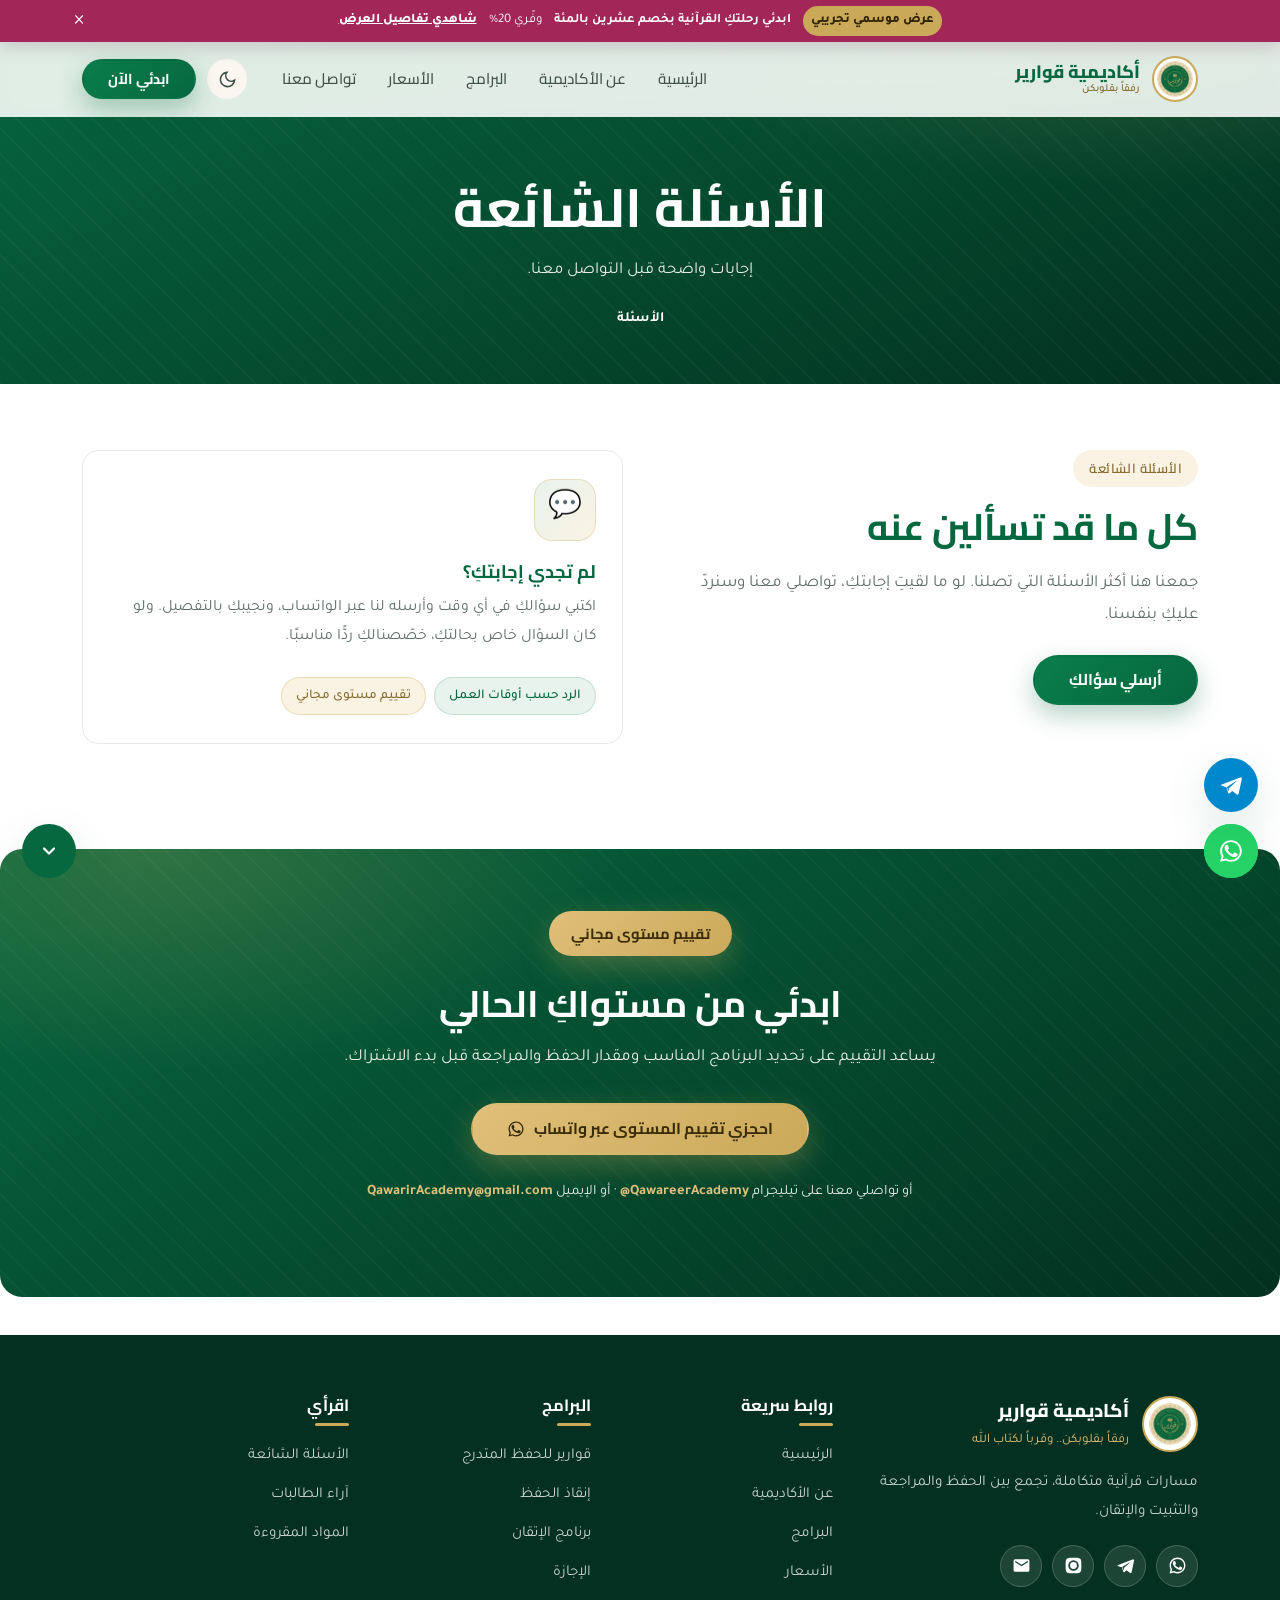
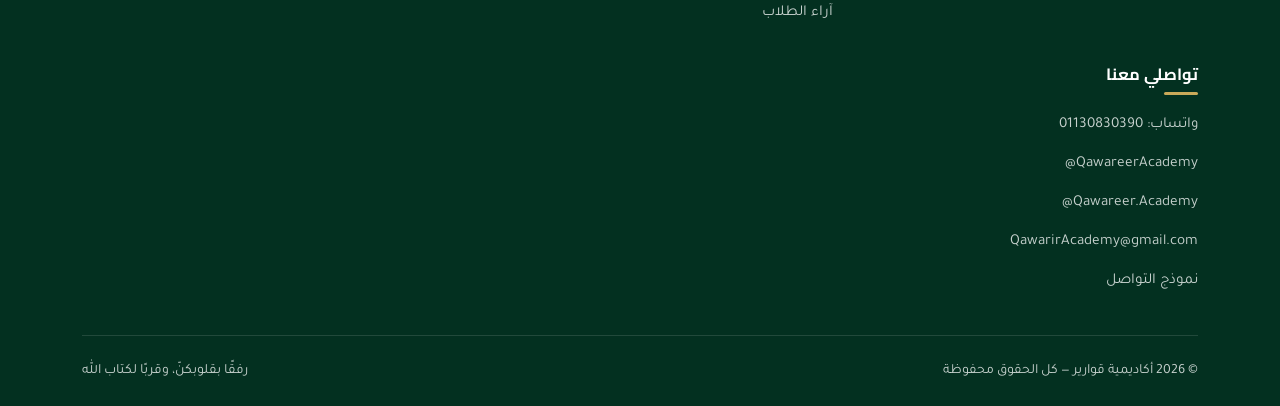
<file: faq.html>
<!DOCTYPE html>
<html lang="ar" dir="rtl">
<head>
<meta charset="UTF-8">
<meta name="viewport" content="width=device-width, initial-scale=1, viewport-fit=cover">
<meta name="theme-color" content="#06683f">

<title>الأسئلة الشائعة | أكاديمية قوارير</title>
<meta name="description" content="إجابات عن الحصص الأونلاين، وبرامج الأطفال، والانقطاع عن الحفظ، والتقييم قبل بدء الاشتراك.">
<meta name="keywords" content="أسئلة شائعة تحفيظ قرآن، FAQ أكاديمية قوارير">
<meta name="author" content="أكاديمية قوارير">
<meta name="robots" content="index, follow">
<link rel="canonical" href="faq.html">

<meta property="og:type" content="website">
<meta property="og:locale" content="ar_AR">
<meta property="og:site_name" content="أكاديمية قوارير">
<meta property="og:title" content="الأسئلة الشائعة | أكاديمية قوارير">
<meta property="og:description" content="إجابات عن الحصص الأونلاين، وبرامج الأطفال، والانقطاع عن الحفظ، والتقييم قبل بدء الاشتراك.">
<meta property="og:image" content="assets/img/og-image.png">
<meta property="og:image:width" content="1200">
<meta property="og:image:height" content="630">
<meta property="og:image:alt" content="أكاديمية قوارير — رفقاً بقلوبكن">
<meta name="twitter:card" content="summary_large_image">
<meta name="twitter:title" content="الأسئلة الشائعة | أكاديمية قوارير">
<meta name="twitter:description" content="إجابات عن الحصص الأونلاين، وبرامج الأطفال، والانقطاع عن الحفظ، والتقييم قبل بدء الاشتراك.">
<meta name="twitter:image" content="assets/img/og-image.png">
<script type="application/ld+json">
{
  "@context": "https://schema.org",
  "@type": "EducationalOrganization",
  "name": "أكاديمية قوارير",
  "alternateName": "Qawareer Academy",
  "description": "مسارات قرآنية أونلاين للنساء والأطفال، تجمع بين الحفظ والمراجعة والتثبيت وتصحيح التلاوة.",
  "slogan": "رفقاً بقلوبكن.. وقرباً لكتاب الله",
  "url": "",
  "logo": "assets/img/logo.png",
  "image": "assets/img/og-image.png",
  "email": "QawarirAcademy@gmail.com",
  "telephone": "+201130830390",
  "sameAs": [
    "https://t.me/QawareerAcademy",
    "https://instagram.com/Qawareer.Academy"
  ],
  "areaServed": {
    "@type": "Country",
    "name": "مصر"
  },
  "knowsLanguage": "ar",
  "availableLanguage": [
    "ar"
  ]
}
</script><script type="application/ld+json">
{
  "@context": "https://schema.org",
  "@type": "FAQPage",
  "mainEntity": [
    {
      "@type": "Question",
      "name": "هل الحصص أونلاين بالكامل؟",
      "acceptedAnswer": {
        "@type": "Answer",
        "text": "نعم، كل الحصص تتم أونلاين بالكامل، ويمكن ترتيب المواعيد بمرونة تناسب جدولكِ وظروفكِ. نستخدم منصات مجانية مثل Zoom أو Google Meet."
      }
    },
    {
      "@type": "Question",
      "name": "هل يناسب البرنامج الأطفال؟",
      "acceptedAnswer": {
        "@type": "Answer",
        "text": "نعم، لدينا برامج مخصصة للأطفال مثل «أحب القرآن» و«رحلة الجزء» و«المقرئ الصغير»، مصمّمة بأسلوب مبسّط ومناسب لأعمارهم."
      }
    },
    {
      "@type": "Question",
      "name": "ماذا لو انقطعتُ عن الدراسة فترة؟",
      "acceptedAnswer": {
        "@type": "Answer",
        "text": "لا مشكلة أبداً. نتفهّم الانقطاع، ونعيد ضبط الخطة بلطف ونكمل من حيث توقّفنا، لأن الرفق أساس عملنا."
      }
    },
    {
      "@type": "Question",
      "name": "هل أحتاج خبرة سابقة في الحفظ؟",
      "acceptedAnswer": {
        "@type": "Answer",
        "text": "لا، ولا يُشترط ذلك. نبدأ من مستواكِ الحالي تماماً، ونبني الخطة عليه. لدينا برامج للمبتدئات وأخرى لمن لديه محفوظ سابق."
      }
    }
  ]
}
</script>

<link rel="icon" href="assets/img/favicon.svg" type="image/svg+xml">
<link rel="apple-touch-icon" href="assets/img/logo-sm.png">
<link rel="manifest" href="site.webmanifest">

<link rel="preconnect" href="https://fonts.googleapis.com">
<link rel="preconnect" href="https://fonts.gstatic.com" crossorigin>
<link rel="preload" as="style" href="https://fonts.googleapis.com/css2?family=Cairo:wght@400;600;700;800&family=Tajawal:wght@400;500;700&display=swap">
<link rel="stylesheet" href="https://fonts.googleapis.com/css2?family=Cairo:wght@400;600;700;800&family=Tajawal:wght@400;500;700&display=swap" media="print" onload="this.media='all'">
<noscript><link rel="stylesheet" href="https://fonts.googleapis.com/css2?family=Cairo:wght@400;600;700;800&family=Tajawal:wght@400;500;700&display=swap"></noscript>
<link rel="stylesheet" href="assets/css/style.css">
<link rel="preload" as="image" href="assets/img/logo-sm.webp" type="image/webp">
<script src="config.js"></script>
</head>

<body class="has-cursor-effect has-season-bar" data-cursor-style="sparkle" data-cursor-intensity="balanced">
<a class="skip-link" href="#main">تخطّي إلى المحتوى الرئيسي</a>

<div class="progress" aria-hidden="true"><div class="progress__bar"></div></div>
<!--qwr:campaign-bar:start-->
<aside class="season-bar season-theme--giftPink" data-season-bar style="--campaign-bg:#a32659;--campaign-color:#ffffff">
  <div class="container season-bar__in">
    <span class="season-bar__badge">عرض موسمي تجريبي</span>
    <strong>ابدئي رحلتكِ القرآنية بخصم عشرين بالمئة</strong>
    <span>وفّري 20%</span>
    <a href="pricing.html">شاهدي تفاصيل العرض</a>
    <button type="button" data-season-bar-close aria-label="إغلاق التنبيه">×</button>
  </div>
</aside>
<!--qwr:campaign-bar:end-->
<header class="header">
  <div class="container header__bar">
    <a class="brand" href="index.html">
      <picture class="brand__logo-pic">
        <source srcset="assets/img/logo-sm.webp" type="image/webp">
        <img class="brand__logo" src="assets/img/logo-sm.png" alt="شعار أكاديمية قوارير" width="46" height="46" decoding="async">
      </picture>
      <span class="brand__text">
        <span class="brand__name">أكاديمية قوارير</span>
        <span class="brand__tag">رفقاً بقلوبكن</span>
      </span>
    </a>

    <nav class="nav" data-nav aria-label="التنقل الرئيسي">
      <ul class="nav__list">
        <li><a class="nav__link" href="index.html">الرئيسية</a></li>
        <li><a class="nav__link" href="about.html">عن الأكاديمية</a></li>
        <li><a class="nav__link" href="programs.html">البرامج</a></li>
        <li><a class="nav__link" href="pricing.html">الأسعار</a></li>
        <li><a class="nav__link" href="contact.html">تواصل معنا</a></li>
      </ul>
    </nav>

    <div class="header__actions">
      <button class="icon-btn" data-theme-toggle aria-label="تبديل الوضع الليلي">
        <svg class="i-moon" width="19" height="19" viewBox="0 0 24 24" fill="none" stroke="currentColor" stroke-width="2" stroke-linecap="round"><path d="M21 12.8A9 9 0 1 1 11.2 3a7 7 0 0 0 9.8 9.8z"/></svg>
        <svg class="i-sun" width="19" height="19" viewBox="0 0 24 24" fill="none" stroke="currentColor" stroke-width="2" stroke-linecap="round"><circle cx="12" cy="12" r="4"/><path d="M12 2v2m0 16v2M4.9 4.9l1.4 1.4m11.4 11.4 1.4 1.4M2 12h2m16 0h2M4.9 19.1l1.4-1.4M17.7 6.3l1.4-1.4"/></svg>
      </button>
      <a class="btn btn--green btn--sm" href="#contact-cta" data-wa="trial">ابدئي الآن</a>
      <button class="burger" aria-label="فتح القائمة" aria-expanded="false" aria-controls="drawer">
        <span></span><span></span><span></span>
      </button>
    </div>
  </div>
</header>

<div class="drawer" id="drawer">
  <div class="drawer__overlay"></div>
  <aside class="drawer__panel" role="dialog" aria-label="قائمة التنقل">
    <div class="drawer__head">
      <span class="brand__name">أكاديمية قوارير</span>
      <button class="drawer__close" aria-label="إغلاق القائمة"><svg width="18" height="18" viewBox="0 0 24 24" fill="none" stroke="currentColor" stroke-width="2.4" stroke-linecap="round"><path d="M18 6 6 18M6 6l12 12"/></svg></button>
    </div>
    <nav class="drawer__nav" data-nav>
        <a href="index.html">الرئيسية</a>
        <a href="about.html">عن الأكاديمية</a>
        <a href="programs.html">البرامج</a>
        <a href="pricing.html">الأسعار</a>
        <a href="contact.html">تواصل معنا</a>
      </nav>
    <a class="btn btn--gold btn--block" href="#contact-cta" data-wa="trial">ابدئي الآن</a>
  </aside>
</div>

<main id="main">

  <section class="page-hero">
    <div class="container">
      <h1>الأسئلة الشائعة</h1>
      <p>إجابات واضحة قبل التواصل معنا.</p>
      <nav class="crumbs" aria-label="مسار التصفح"><span aria-current="page">الأسئلة</span></nav>
    </div>
  </section>

  <section class="section">
    <div class="container">
      <div class="grid g-2" style="align-items:start;gap:34px">

        <div data-reveal>
          <span class="kicker">الأسئلة الشائعة</span>
          <h2>كل ما قد تسألين عنه</h2>
          <p class="muted mt-2 mb-3">
            جمعنا هنا أكثر الأسئلة التي تصلنا. لو ما لقيتِ إجابتكِ،
            تواصلي معنا وسنردّ عليكِ بنفسنا.
          </p>
          <a class="btn btn--green" href="#" data-wa="faq">أرسلي سؤالكِ</a>
        </div>

        <div data-reveal data-delay="1">
          <div class="card">
            <div class="card__ico">💬</div>
            <h3 class="card__title">لم تجدي إجابتكِ؟</h3>
            <p class="card__text">
              اكتبي سؤالكِ في أي وقت وأرسله لنا عبر الواتساب، ونجيبكِ
              بالتفصيل. ولو كان السؤال خاص بحالتكِ، خصّصنالكِ ردًّا مناسبًا.
            </p>
            <div class="chips mt-3">
              <span class="chip">الرد حسب أوقات العمل</span>
              <span class="chip chip--gold">تقييم مستوى مجاني</span>
            </div>
          </div>
        </div>

      </div>
    </div>
  </section>

  <section class="section section--alt is-off" data-sec="faq">
    <div class="container">
      <div class="faq" data-faq-group>
<!--qwr:faq:start-->

<!--qwr:faq:end-->
      </div>
    </div>
  </section>

  <section class="cta-band" id="contact-cta">
    <div class="container">
      <span class="offer">تقييم مستوى مجاني</span>
      <h2>ابدئي من مستواكِ الحالي</h2>
      <p>يساعد التقييم على تحديد البرنامج المناسب ومقدار الحفظ والمراجعة قبل بدء الاشتراك.</p>
      <div class="cta-band__btns">
        <a class="btn btn--gold" href="#" data-wa="trial">
          احجزي تقييم المستوى عبر واتساب
          <svg width="18" height="18" viewBox="0 0 24 24" fill="currentColor" aria-hidden="true"><path fill-rule="evenodd" d="M12 2C6.48 2 2 6.48 2 12c0 1.77.46 3.45 1.27 4.9L2 22l5.25-1.27A9.96 9.96 0 0 0 12 22c5.52 0 10-4.48 10-10S17.52 2 12 2zm0 18.2a8.2 8.2 0 0 1-4.18-1.14l-.3-.18-3.11.82.83-3.1-.2-.31a8.18 8.18 0 0 1-1.26-4.39c0-4.54 3.7-8.23 8.22-8.23 2.2 0 4.26.86 5.82 2.42a8.17 8.17 0 0 1 2.41 5.82c0 4.54-3.7 8.19-8.23 8.19z"/><path d="M17.47 14.38c-.3-.15-1.75-.86-2.02-.96-.27-.1-.47-.15-.67.15-.2.3-.77.96-.94 1.16-.17.2-.35.22-.64.07-.3-.15-1.25-.46-2.38-1.47-.88-.78-1.47-1.75-1.64-2.05-.17-.3-.02-.46.13-.6.13-.14.3-.35.45-.53.15-.18.2-.3.3-.5.1-.2.05-.38-.02-.53-.08-.15-.67-1.6-.92-2.2-.24-.58-.49-.5-.67-.51h-.57c-.2 0-.52.07-.79.37-.27.3-1.04 1.02-1.04 2.48s1.06 2.88 1.21 3.08c.15.2 2.1 3.2 5.07 4.49.71.3 1.26.49 1.69.63.71.22 1.36.19 1.87.12.57-.09 1.75-.72 2-1.41.25-.69.25-1.28.17-1.41-.07-.13-.27-.2-.57-.35z"/></svg>
        </a>
      </div>
















      <p class="cta-band__note">
        أو تواصلي معنا على تيليجرام
        <a href="https://t.me/QawreerAcademy" data-tg><bdi>@QawareerAcademy</bdi></a>
        · أو الإيميل
        <a href="mailto:QawarirAcademy@gmail.com" data-mail><bdi dir="ltr">QawarirAcademy@gmail.com</bdi></a>
      </p>
    </div>
  </section>

</main>

<footer class="footer">
  <div class="container">
    <div class="footer__grid">

      <div>
        <div class="footer__brand">
          <picture class="footer__logo-pic">
            <source srcset="assets/img/logo-sm.webp" type="image/webp">
            <img class="footer__logo" src="assets/img/logo-sm.png" alt="" width="56" height="56" loading="lazy" decoding="async">
          </picture>
          <div>
            <div class="footer__name">أكاديمية قوارير</div>
            <div class="footer__tag">رفقاً بقلوبكن.. وقرباً لكتاب الله</div>
          </div>
        </div>
        <p class="footer__about" data-footer-about>
          مسارات قرآنية متكاملة، تجمع بين الحفظ والمراجعة والتثبيت والإتقان.
        </p>
        <div class="footer__social">
          <a class="footer__soc" href="#" data-wa="general" target="_blank" rel="noopener" aria-label="واتساب"><svg width="19" height="19" viewBox="0 0 24 24" fill="currentColor" aria-hidden="true"><path fill-rule="evenodd" d="M12 2C6.48 2 2 6.48 2 12c0 1.77.46 3.45 1.27 4.9L2 22l5.25-1.27A9.96 9.96 0 0 0 12 22c5.52 0 10-4.48 10-10S17.52 2 12 2zm0 18.2a8.2 8.2 0 0 1-4.18-1.14l-.3-.18-3.11.82.83-3.1-.2-.31a8.18 8.18 0 0 1-1.26-4.39c0-4.54 3.7-8.23 8.22-8.23 2.2 0 4.26.86 5.82 2.42a8.17 8.17 0 0 1 2.41 5.82c0 4.54-3.7 8.19-8.23 8.19z"/><path d="M17.47 14.38c-.3-.15-1.75-.86-2.02-.96-.27-.1-.47-.15-.67.15-.2.3-.77.96-.94 1.16-.17.2-.35.22-.64.07-.3-.15-1.25-.46-2.38-1.47-.88-.78-1.47-1.75-1.64-2.05-.17-.3-.02-.46.13-.6.13-.14.3-.35.45-.53.15-.18.2-.3.3-.5.1-.2.05-.38-.02-.53-.08-.15-.67-1.6-.92-2.2-.24-.58-.49-.5-.67-.51h-.57c-.2 0-.52.07-.79.37-.27.3-1.04 1.02-1.04 2.48s1.06 2.88 1.21 3.08c.15.2 2.1 3.2 5.07 4.49.71.3 1.26.49 1.69.63.71.22 1.36.19 1.87.12.57-.09 1.75-.72 2-1.41.25-.69.25-1.28.17-1.41-.07-.13-.27-.2-.57-.35z"/></svg></a>
          <a class="footer__soc" href="#" target="_blank" rel="noopener" aria-label="تيليجرام"><svg width="19" height="19" viewBox="0 0 24 24" fill="currentColor" aria-hidden="true"><path d="M21.7 4.2 2.9 11.4c-1.1.4-1.1 1.1-.2 1.4l4.7 1.5 1.8 5.5c.2.6.1.8.7.8.5 0 .7-.2 1-.5l2.3-2.2 4.8 3.5c.9.5 1.5.2 1.7-.8l3.1-14.6c.3-1.3-.5-1.9-1.4-1.5zM7.9 13.9l8.9-5.6c.4-.3.8-.1.5.2l-7.4 6.7-.3 3.4z"/></svg></a>
          <a class="footer__soc" href="#" target="_blank" rel="noopener" aria-label="انستجرام"><svg width="19" height="19" viewBox="0 0 24 24" fill="currentColor" aria-hidden="true"><path d="M12 2.2c3.2 0 3.6 0 4.9.1 1.2.1 1.8.2 2.2.4.6.2 1 .5 1.4.9.4.4.7.8.9 1.4.2.4.3 1 .4 2.2.1 1.3.1 1.7.1 4.8s0 3.5-.1 4.8c-.1 1.2-.2 1.8-.4 2.2-.2.6-.5 1-.9 1.4-.4.4-.8.7-1.4.9-.4.2-1 .3-2.2.4-1.3.1-1.7.1-4.9.1s-3.6 0-4.9-.1c-1.2-.1-1.8-.2-2.2-.4-.6-.2-1-.5-1.4-.9-.4-.4-.7-.8-.9-1.4-.2-.4-.3-1-.4-2.2-.1-1.3-.1-1.7-.1-4.8s0-3.5.1-4.8c.1-1.2.2-1.8.4-2.2.2-.6.5-1 .9-1.4.4-.4.8-.7 1.4-.9.4-.2 1-.3 2.2-.4 1.3-.1 1.7-.1 4.8-.1zm0 3.2a6.6 6.6 0 1 0 0 13.2 6.6 6.6 0 0 0 0-13.2zm0 10.9a4.3 4.3 0 1 1 0-8.6 4.3 4.3 0 0 1 0 8.6zm6.9-11.1a1.5 1.5 0 1 1-3.1 0 1.5 1.5 0 0 1 3.1 0z"/></svg></a>
          <a class="footer__soc" href="#" aria-label="البريد الإلكتروني"><svg width="19" height="19" viewBox="0 0 24 24" fill="currentColor" aria-hidden="true"><path d="M20 4H4a2 2 0 0 0-2 2v12a2 2 0 0 0 2 2h16a2 2 0 0 0 2-2V6a2 2 0 0 0-2-2zm0 4-8 5-8-5V6l8 5 8-5v2z"/></svg></a>
        </div>
      </div>
<!--qwr:footer-columns:start-->
      <div>
        <h3 class="footer__title">روابط سريعة</h3>
        <nav class="footer__links">
          <a href="index.html">الرئيسية</a>
          <a href="about.html">عن الأكاديمية</a>
          <a href="programs.html">البرامج</a>
          <a href="pricing.html">الأسعار</a>
          <a href="testimonials.html">آراء الطلاب</a>
        </nav>
      </div>
<!--qwr:footer-columns:end-->

      <div>
        <h3 class="footer__title" data-footer-programs-title>البرامج</h3>
        <nav class="footer__links" data-footer-programs>
          <a href="programs.html#p1">قوارير للحفظ المتدرج</a>
          <a href="programs.html#p2">إنقاذ الحفظ</a>
          <a href="programs.html#p3">برنامج الإتقان</a>
          <a href="programs.html#p3kc1x">الإجازة</a>
        </nav>
      </div>

      <div>
        <h3 class="footer__title">اقرأي</h3>
        <nav class="footer__links">
          <a href="faq.html">الأسئلة الشائعة</a>
          <a href="testimonials.html">آراء الطالبات</a>
          <a href="materials.html">المواد المقروءة</a>
        </nav>
      </div>

      <div>
        <h3 class="footer__title" data-footer-contact-title>تواصلي معنا</h3>
        <nav class="footer__links">
          <a href="#" data-wa="general" target="_blank" rel="noopener">واتساب: <bdi>01130830390</bdi></a>
          <a href="https://t.me/QawreerAcademy" data-tg target="_blank" rel="noopener"><bdi>@QawareerAcademy</bdi></a>
          <a href="#" data-ig target="_blank" rel="noopener"><bdi>@Qawareer.Academy</bdi></a>
          <a href="mailto:QawarirAcademy@gmail.com" data-mail><bdi dir="ltr">QawarirAcademy@gmail.com</bdi></a>
          <a href="contact.html">نموذج التواصل</a>
        </nav>
      </div>

    </div>

    <div class="footer__bottom">
      <span>© <span data-year>2026</span> أكاديمية قوارير — كل الحقوق محفوظة</span>
      <span>رفقًا بقلوبكنّ، وقربًا لكتاب الله</span>
    </div>
  </div>
</footer>

<!--qwr:floaters:start-->
<!-- ================= FLOATING ================= -->
<div class="floaties">
  <div class="floaties__rail floaties__rail--left">
    <a class="floater floater--wa" href="https://wa.me/201130830390" target="_blank" rel="noopener" aria-label="تواصلي عبر واتساب" data-wa="general">
      <svg width="26" height="26" viewBox="0 0 24 24" fill="currentColor" aria-hidden="true"><path fill-rule="evenodd" d="M12 2C6.48 2 2 6.48 2 12c0 1.77.46 3.45 1.27 4.9L2 22l5.25-1.27A9.96 9.96 0 0 0 12 22c5.52 0 10-4.48 10-10S17.52 2 12 2zm0 18.2a8.2 8.2 0 0 1-4.18-1.14l-.3-.18-3.11.82.83-3.1-.2-.31a8.18 8.18 0 0 1-1.26-4.39c0-4.54 3.7-8.23 8.22-8.23 2.2 0 4.26.86 5.82 2.42a8.17 8.17 0 0 1 2.41 5.82c0 4.54-3.7 8.19-8.23 8.19z"/><path d="M17.47 14.38c-.3-.15-1.75-.86-2.02-.96-.27-.1-.47-.15-.67.15-.2.3-.77.96-.94 1.16-.17.2-.35.22-.64.07-.3-.15-1.25-.46-2.38-1.47-.88-.78-1.47-1.75-1.64-2.05-.17-.3-.02-.46.13-.6.13-.14.3-.35.45-.53.15-.18.2-.3.3-.5.1-.2.05-.38-.02-.53-.08-.15-.67-1.6-.92-2.2-.24-.58-.49-.5-.67-.51h-.57c-.2 0-.52.07-.79.37-.27.3-1.04 1.02-1.04 2.48s1.06 2.88 1.21 3.08c.15.2 2.1 3.2 5.07 4.49.71.3 1.26.49 1.69.63.71.22 1.36.19 1.87.12.57-.09 1.75-.72 2-1.41.25-.69.25-1.28.17-1.41-.07-.13-.27-.2-.57-.35z"/></svg>
    </a>
    <a class="floater floater--tg" href="https://t.me/QawreerAcademy" target="_blank" rel="noopener" aria-label="تواصلي عبر تيليجرام">
      <svg width="24" height="24" viewBox="0 0 24 24" fill="currentColor" aria-hidden="true"><path d="M21.7 4.2 2.9 11.4c-1.1.4-1.1 1.1-.2 1.4l4.7 1.5 1.8 5.5c.2.6.1.8.7.8.5 0 .7-.2 1-.5l2.3-2.2 4.8 3.5c.9.5 1.5.2 1.7-.8l3.1-14.6c.3-1.3-.5-1.9-1.4-1.5zM7.9 13.9l8.9-5.6c.4-.3.8-.1.5.2l-7.4 6.7-.3 3.4z"/></svg>
    </a>
  </div>
  <div class="floaties__rail floaties__rail--right">
    <button class="floater floater--bottom" aria-label="الذهاب إلى أسفل الصفحة">
      <svg width="20" height="20" viewBox="0 0 24 24" fill="none" stroke="currentColor" stroke-width="2.6" stroke-linecap="round" stroke-linejoin="round" aria-hidden="true"><path d="m6 9 6 6 6-6"/></svg>
    </button>
    <button class="floater floater--top" aria-label="العودة إلى الأعلى">
      <svg width="20" height="20" viewBox="0 0 24 24" fill="none" stroke="currentColor" stroke-width="2.6" stroke-linecap="round" stroke-linejoin="round" aria-hidden="true"><path d="m18 15-6-6-6 6"/></svg>
    </button>
  </div>
</div>
<!--qwr:floaters:end-->

<nav class="mobile-nav" data-nav aria-label="تنقل سريع">
  <a class="mobile-nav__item" href="index.html">
    <svg viewBox="0 0 24 24" fill="none" stroke="currentColor" stroke-width="2" stroke-linecap="round" stroke-linejoin="round"><path d="m3 10 9-7 9 7v10a2 2 0 0 1-2 2H5a2 2 0 0 1-2-2z"/><path d="M9 22V12h6v10"/></svg>
    <span>الرئيسية</span>
  </a>
  <a class="mobile-nav__item" href="programs.html">
    <svg viewBox="0 0 24 24" fill="none" stroke="currentColor" stroke-width="2" stroke-linecap="round" stroke-linejoin="round"><path d="M4 19.5A2.5 2.5 0 0 1 6.5 17H20"/><path d="M6.5 2H20v20H6.5A2.5 2.5 0 0 1 4 19.5v-15A2.5 2.5 0 0 1 6.5 2z"/></svg>
    <span>البرامج</span>
  </a>
  <a class="mobile-nav__item" href="pricing.html">
    <svg viewBox="0 0 24 24" fill="none" stroke="currentColor" stroke-width="2" stroke-linecap="round" stroke-linejoin="round"><path d="M12 1v22M17 5H9.5a3.5 3.5 0 0 0 0 7h5a3.5 3.5 0 0 1 0 7H6"/></svg>
    <span>الأسعار</span>
  </a>
  <a class="mobile-nav__item" href="materials.html">
    <svg viewBox="0 0 24 24" fill="none" stroke="currentColor" stroke-width="2" stroke-linecap="round" stroke-linejoin="round"><path d="M4 19.5A2.5 2.5 0 0 1 6.5 17H20"/><path d="M6.5 2H20v20H6.5A2.5 2.5 0 0 1 4 19.5v-15A2.5 2.5 0 0 1 6.5 2z"/></svg>
    <span>المواد</span>
  </a>
  <a class="mobile-nav__item" href="contact.html">
    <svg viewBox="0 0 24 24" fill="none" stroke="currentColor" stroke-width="2" stroke-linecap="round" stroke-linejoin="round"><path d="M21 15a2 2 0 0 1-2 2H7l-4 4V5a2 2 0 0 1 2-2h14a2 2 0 0 1 2 2z"/></svg>
    <span>تواصل</span>
  </a>
</nav>

<script src="assets/js/main.js"></script>
<script>
(function(){
  var C = window.SITE || {};
  if (!C.gaId) return;
  var s = document.createElement('script');
  s.async = true;
  s.src = 'https://www.googletagmanager.com/gtag/js?id=' + encodeURIComponent(C.gaId);
  document.head.appendChild(s);
  window.dataLayer = window.dataLayer || [];
  function gtag(){dataLayer.push(arguments);}
  gtag('js', new Date());
  gtag('config', C.gaId);
  window.gtag = gtag;
})();
</script>
</body>
</html>
</file>
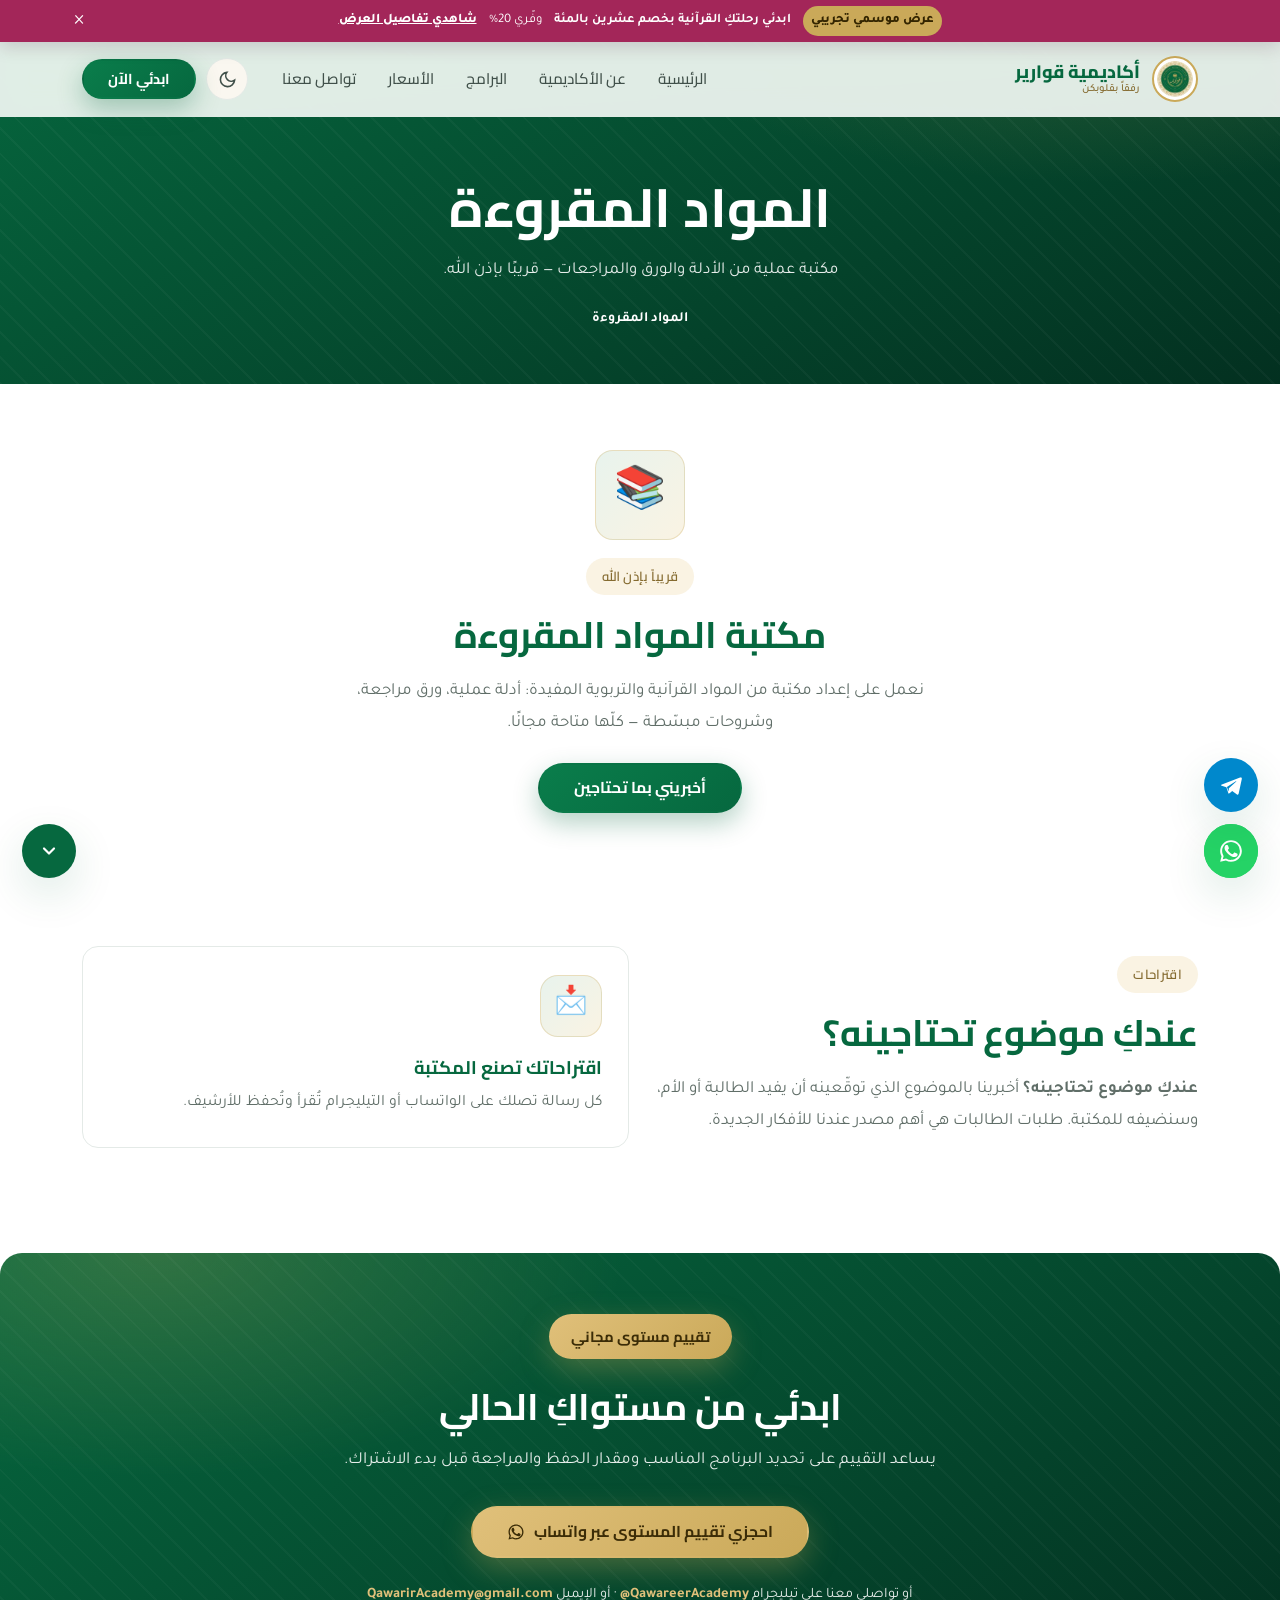
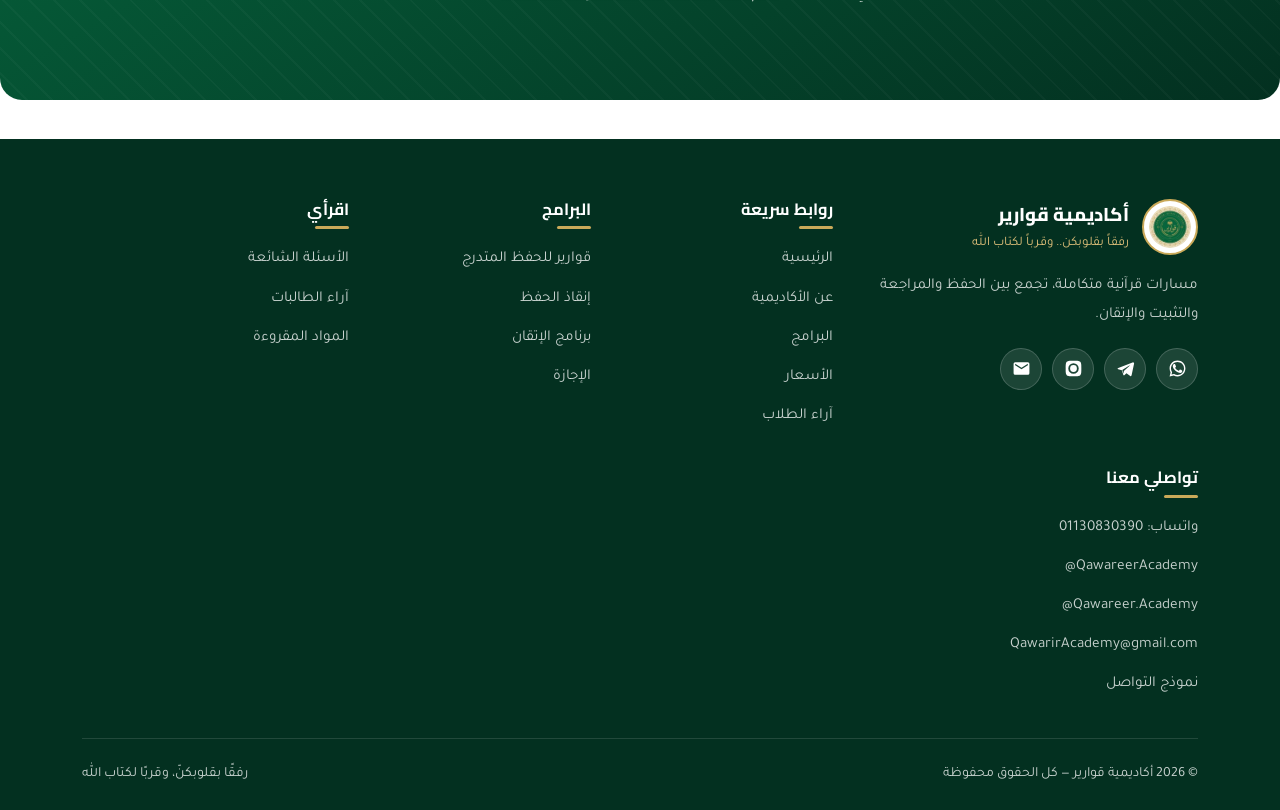
<file: materials.html>
<!DOCTYPE html>
<html lang="ar" dir="rtl">
<head>
<meta charset="UTF-8">
<meta name="viewport" content="width=device-width, initial-scale=1, viewport-fit=cover">
<meta name="theme-color" content="#06683f">

<title>المواد المقروءة | أكاديمية قوارير</title>
<meta name="description" content="مواد مساعدة للحفظ والمراجعة وتصحيح التلاوة، وأدوات عملية للأمهات والطالبات.">
<meta name="keywords" content="مواد قرآنية، مقالات حفظ، ملخصات قرآن، أدوات مراجعة">
<meta name="author" content="أكاديمية قوارير">
<meta name="robots" content="index, follow">
<link rel="canonical" href="materials.html">

<meta property="og:type" content="website">
<meta property="og:locale" content="ar_AR">
<meta property="og:site_name" content="أكاديمية قوارير">
<meta property="og:title" content="المواد المقروءة | أكاديمية قوارير">
<meta property="og:description" content="مواد مساعدة للحفظ والمراجعة وتصحيح التلاوة، وأدوات عملية للأمهات والطالبات.">
<meta property="og:image" content="assets/img/og-image.png">
<meta property="og:image:width" content="1200">
<meta property="og:image:height" content="630">
<meta property="og:image:alt" content="أكاديمية قوارير — رفقاً بقلوبكن">
<meta name="twitter:card" content="summary_large_image">
<meta name="twitter:title" content="المواد المقروءة | أكاديمية قوارير">
<meta name="twitter:description" content="مواد مساعدة للحفظ والمراجعة وتصحيح التلاوة، وأدوات عملية للأمهات والطالبات.">
<meta name="twitter:image" content="assets/img/og-image.png">
<script type="application/ld+json">
{
  "@context": "https://schema.org",
  "@type": "BreadcrumbList",
  "itemListElement": [
    {
      "@type": "ListItem",
      "position": 1,
      "name": "الرئيسية",
      "item": "index.html"
    },
    {
      "@type": "ListItem",
      "position": 2,
      "name": "المواد"
    }
  ]
}
</script>

<link rel="icon" href="assets/img/favicon.svg" type="image/svg+xml">
<link rel="apple-touch-icon" href="assets/img/logo-sm.png">
<link rel="manifest" href="site.webmanifest">

<link rel="preconnect" href="https://fonts.googleapis.com">
<link rel="preconnect" href="https://fonts.gstatic.com" crossorigin>
<link rel="preload" as="style" href="https://fonts.googleapis.com/css2?family=Cairo:wght@400;600;700;800&family=Tajawal:wght@400;500;700&display=swap">
<link rel="stylesheet" href="https://fonts.googleapis.com/css2?family=Cairo:wght@400;600;700;800&family=Tajawal:wght@400;500;700&display=swap" media="print" onload="this.media='all'">
<noscript><link rel="stylesheet" href="https://fonts.googleapis.com/css2?family=Cairo:wght@400;600;700;800&family=Tajawal:wght@400;500;700&display=swap"></noscript>
<link rel="stylesheet" href="assets/css/style.css">
<link rel="preload" as="image" href="assets/img/logo-sm.webp" type="image/webp">
<script src="config.js"></script>
</head>

<body class="has-cursor-effect has-season-bar" data-cursor-style="sparkle" data-cursor-intensity="balanced">
<a class="skip-link" href="#main">تخطّي إلى المحتوى الرئيسي</a>

<div class="progress" aria-hidden="true"><div class="progress__bar"></div></div>
<!--qwr:campaign-bar:start-->
<aside class="season-bar season-theme--giftPink" data-season-bar style="--campaign-bg:#a32659;--campaign-color:#ffffff">
  <div class="container season-bar__in">
    <span class="season-bar__badge">عرض موسمي تجريبي</span>
    <strong>ابدئي رحلتكِ القرآنية بخصم عشرين بالمئة</strong>
    <span>وفّري 20%</span>
    <a href="pricing.html">شاهدي تفاصيل العرض</a>
    <button type="button" data-season-bar-close aria-label="إغلاق التنبيه">×</button>
  </div>
</aside>
<!--qwr:campaign-bar:end-->
<header class="header">
  <div class="container header__bar">
    <a class="brand" href="index.html">
      <picture class="brand__logo-pic">
        <source srcset="assets/img/logo-sm.webp" type="image/webp">
        <img class="brand__logo" src="assets/img/logo-sm.png" alt="شعار أكاديمية قوارير" width="46" height="46" decoding="async">
      </picture>
      <span class="brand__text">
        <span class="brand__name">أكاديمية قوارير</span>
        <span class="brand__tag">رفقاً بقلوبكن</span>
      </span>
    </a>

    <nav class="nav" data-nav aria-label="التنقل الرئيسي">
      <ul class="nav__list">
        <li><a class="nav__link" href="index.html">الرئيسية</a></li>
        <li><a class="nav__link" href="about.html">عن الأكاديمية</a></li>
        <li><a class="nav__link" href="programs.html">البرامج</a></li>
        <li><a class="nav__link" href="pricing.html">الأسعار</a></li>
        <li><a class="nav__link" href="contact.html">تواصل معنا</a></li>
      </ul>
    </nav>

    <div class="header__actions">
      <button class="icon-btn" data-theme-toggle aria-label="تبديل الوضع الليلي">
        <svg class="i-moon" width="19" height="19" viewBox="0 0 24 24" fill="none" stroke="currentColor" stroke-width="2" stroke-linecap="round"><path d="M21 12.8A9 9 0 1 1 11.2 3a7 7 0 0 0 9.8 9.8z"/></svg>
        <svg class="i-sun" width="19" height="19" viewBox="0 0 24 24" fill="none" stroke="currentColor" stroke-width="2" stroke-linecap="round"><circle cx="12" cy="12" r="4"/><path d="M12 2v2m0 16v2M4.9 4.9l1.4 1.4m11.4 11.4 1.4 1.4M2 12h2m16 0h2M4.9 19.1l1.4-1.4M17.7 6.3l1.4-1.4"/></svg>
      </button>
      <a class="btn btn--green btn--sm" href="#contact-cta" data-wa="trial">ابدئي الآن</a>
      <button class="burger" aria-label="فتح القائمة" aria-expanded="false" aria-controls="drawer">
        <span></span><span></span><span></span>
      </button>
    </div>
  </div>
</header>

<div class="drawer" id="drawer">
  <div class="drawer__overlay"></div>
  <aside class="drawer__panel" role="dialog" aria-label="قائمة التنقل">
    <div class="drawer__head">
      <span class="brand__name">أكاديمية قوارير</span>
      <button class="drawer__close" aria-label="إغلاق القائمة"><svg width="18" height="18" viewBox="0 0 24 24" fill="none" stroke="currentColor" stroke-width="2.4" stroke-linecap="round"><path d="M18 6 6 18M6 6l12 12"/></svg></button>
    </div>
    <nav class="drawer__nav" data-nav>
        <a href="index.html">الرئيسية</a>
        <a href="about.html">عن الأكاديمية</a>
        <a href="programs.html">البرامج</a>
        <a href="pricing.html">الأسعار</a>
        <a href="contact.html">تواصل معنا</a>
      </nav>
    <a class="btn btn--gold btn--block" href="#contact-cta" data-wa="trial">ابدئي الآن</a>
  </aside>
</div>

<main id="main">

  <section class="page-hero">
    <div class="container">
<!--qwr:materials-hero:start-->
      <h1>المواد المقروءة</h1>
      <p>مكتبة عملية من الأدلة والورق والمراجعات — قريبًا بإذن الله.</p>
<!--qwr:materials-hero:end-->
      <nav class="crumbs" aria-label="مسار التصفح"><span aria-current="page">المواد المقروءة</span></nav>
    </div>
  </section>

  <section class="section">
    <div class="container center">
      <div style="max-width:620px;margin-inline:auto">
        <div class="card__ico" style="width:90px;height:90px;font-size:2.6rem;margin-inline:auto">📚</div>
        <span class="kicker">قريباً بإذن الله</span>
        <h2>مكتبة المواد المقروءة</h2>
<!--qwr:materials-intro:start-->
        <p class="muted mt-2">
          نعمل على إعداد مكتبة من المواد القرآنية والتربوية المفيدة: أدلة عملية، ورق مراجعة، وشروحات مبسّطة — كلّها متاحة مجانًا.
        </p>
<!--qwr:materials-intro:end-->
        <a class="btn btn--green mt-3" href="#" data-wa="materials">أخبريني بما تحتاجين</a>
      </div>
    </div>
  </section>

  <section class="section section--alt is-off" data-sec="materials">
    <div class="container">
      <div class="sec-head sec-head--center">
        <span class="kicker">قائمة الانتظار</span>
        <h2>المواد التي نعمل عليها الآن</h2>
        <p>هذه القائمة مبدئية، وسنضيف إليها باستمرار.</p>
        <div class="rule"></div>
      </div>
      <div class="grid g-3">
<!--qwr:topics:start-->

<!--qwr:topics:end-->
      </div>
    </div>
  </section>

  <section class="section">
    <div class="container">
      <div class="grid g-2" style="align-items:center">
        <div data-reveal>
          <span class="kicker">اقتراحات</span>
          <h2>عندكِ موضوع تحتاجينه؟</h2>
<!--qwr:materials-suggest:start-->
          <p class="muted mt-2">
            <strong>عندكِ موضوع تحتاجينه؟</strong>
            أخبرينا بالموضوع الذي توقّعينه أن يفيد الطالبة أو الأم، وسنضيفه للمكتبة. طلبات الطالبات هي أهم مصدر عندنا للأفكار الجديدة.
          </p>
<!--qwr:materials-suggest:end-->
        </div>
        <div class="card" data-reveal data-delay="1">
          <div class="card__ico">📩</div>
          <h3 class="card__title">اقتراحاتك تصنع المكتبة</h3>
          <p class="card__text">كل رسالة تصلك على الواتساب أو التيليجرام تُقرأ وتُحفظ للأرشيف.</p>
        </div>
      </div>
    </div>
  </section>

  <section class="cta-band" id="contact-cta">
    <div class="container">
      <span class="offer">تقييم مستوى مجاني</span>
      <h2>ابدئي من مستواكِ الحالي</h2>
      <p>يساعد التقييم على تحديد البرنامج المناسب ومقدار الحفظ والمراجعة قبل بدء الاشتراك.</p>
      <div class="cta-band__btns">
        <a class="btn btn--gold" href="#" data-wa="trial">
          احجزي تقييم المستوى عبر واتساب
          <svg width="18" height="18" viewBox="0 0 24 24" fill="currentColor" aria-hidden="true"><path fill-rule="evenodd" d="M12 2C6.48 2 2 6.48 2 12c0 1.77.46 3.45 1.27 4.9L2 22l5.25-1.27A9.96 9.96 0 0 0 12 22c5.52 0 10-4.48 10-10S17.52 2 12 2zm0 18.2a8.2 8.2 0 0 1-4.18-1.14l-.3-.18-3.11.82.83-3.1-.2-.31a8.18 8.18 0 0 1-1.26-4.39c0-4.54 3.7-8.23 8.22-8.23 2.2 0 4.26.86 5.82 2.42a8.17 8.17 0 0 1 2.41 5.82c0 4.54-3.7 8.19-8.23 8.19z"/><path d="M17.47 14.38c-.3-.15-1.75-.86-2.02-.96-.27-.1-.47-.15-.67.15-.2.3-.77.96-.94 1.16-.17.2-.35.22-.64.07-.3-.15-1.25-.46-2.38-1.47-.88-.78-1.47-1.75-1.64-2.05-.17-.3-.02-.46.13-.6.13-.14.3-.35.45-.53.15-.18.2-.3.3-.5.1-.2.05-.38-.02-.53-.08-.15-.67-1.6-.92-2.2-.24-.58-.49-.5-.67-.51h-.57c-.2 0-.52.07-.79.37-.27.3-1.04 1.02-1.04 2.48s1.06 2.88 1.21 3.08c.15.2 2.1 3.2 5.07 4.49.71.3 1.26.49 1.69.63.71.22 1.36.19 1.87.12.57-.09 1.75-.72 2-1.41.25-.69.25-1.28.17-1.41-.07-.13-.27-.2-.57-.35z"/></svg>
        </a>
      </div>
















      <p class="cta-band__note">
        أو تواصلي معنا على تيليجرام
        <a href="https://t.me/QawreerAcademy" data-tg><bdi>@QawareerAcademy</bdi></a>
        · أو الإيميل
        <a href="mailto:QawarirAcademy@gmail.com" data-mail><bdi dir="ltr">QawarirAcademy@gmail.com</bdi></a>
      </p>
    </div>
  </section>

</main>

<footer class="footer">
  <div class="container">
    <div class="footer__grid">

      <div>
        <div class="footer__brand">
          <picture class="footer__logo-pic">
            <source srcset="assets/img/logo-sm.webp" type="image/webp">
            <img class="footer__logo" src="assets/img/logo-sm.png" alt="" width="56" height="56" loading="lazy" decoding="async">
          </picture>
          <div>
            <div class="footer__name">أكاديمية قوارير</div>
            <div class="footer__tag">رفقاً بقلوبكن.. وقرباً لكتاب الله</div>
          </div>
        </div>
        <p class="footer__about" data-footer-about>
          مسارات قرآنية متكاملة، تجمع بين الحفظ والمراجعة والتثبيت والإتقان.
        </p>
        <div class="footer__social">
          <a class="footer__soc" href="#" data-wa="general" target="_blank" rel="noopener" aria-label="واتساب"><svg width="19" height="19" viewBox="0 0 24 24" fill="currentColor" aria-hidden="true"><path fill-rule="evenodd" d="M12 2C6.48 2 2 6.48 2 12c0 1.77.46 3.45 1.27 4.9L2 22l5.25-1.27A9.96 9.96 0 0 0 12 22c5.52 0 10-4.48 10-10S17.52 2 12 2zm0 18.2a8.2 8.2 0 0 1-4.18-1.14l-.3-.18-3.11.82.83-3.1-.2-.31a8.18 8.18 0 0 1-1.26-4.39c0-4.54 3.7-8.23 8.22-8.23 2.2 0 4.26.86 5.82 2.42a8.17 8.17 0 0 1 2.41 5.82c0 4.54-3.7 8.19-8.23 8.19z"/><path d="M17.47 14.38c-.3-.15-1.75-.86-2.02-.96-.27-.1-.47-.15-.67.15-.2.3-.77.96-.94 1.16-.17.2-.35.22-.64.07-.3-.15-1.25-.46-2.38-1.47-.88-.78-1.47-1.75-1.64-2.05-.17-.3-.02-.46.13-.6.13-.14.3-.35.45-.53.15-.18.2-.3.3-.5.1-.2.05-.38-.02-.53-.08-.15-.67-1.6-.92-2.2-.24-.58-.49-.5-.67-.51h-.57c-.2 0-.52.07-.79.37-.27.3-1.04 1.02-1.04 2.48s1.06 2.88 1.21 3.08c.15.2 2.1 3.2 5.07 4.49.71.3 1.26.49 1.69.63.71.22 1.36.19 1.87.12.57-.09 1.75-.72 2-1.41.25-.69.25-1.28.17-1.41-.07-.13-.27-.2-.57-.35z"/></svg></a>
          <a class="footer__soc" href="#" target="_blank" rel="noopener" aria-label="تيليجرام"><svg width="19" height="19" viewBox="0 0 24 24" fill="currentColor" aria-hidden="true"><path d="M21.7 4.2 2.9 11.4c-1.1.4-1.1 1.1-.2 1.4l4.7 1.5 1.8 5.5c.2.6.1.8.7.8.5 0 .7-.2 1-.5l2.3-2.2 4.8 3.5c.9.5 1.5.2 1.7-.8l3.1-14.6c.3-1.3-.5-1.9-1.4-1.5zM7.9 13.9l8.9-5.6c.4-.3.8-.1.5.2l-7.4 6.7-.3 3.4z"/></svg></a>
          <a class="footer__soc" href="#" target="_blank" rel="noopener" aria-label="انستجرام"><svg width="19" height="19" viewBox="0 0 24 24" fill="currentColor" aria-hidden="true"><path d="M12 2.2c3.2 0 3.6 0 4.9.1 1.2.1 1.8.2 2.2.4.6.2 1 .5 1.4.9.4.4.7.8.9 1.4.2.4.3 1 .4 2.2.1 1.3.1 1.7.1 4.8s0 3.5-.1 4.8c-.1 1.2-.2 1.8-.4 2.2-.2.6-.5 1-.9 1.4-.4.4-.8.7-1.4.9-.4.2-1 .3-2.2.4-1.3.1-1.7.1-4.9.1s-3.6 0-4.9-.1c-1.2-.1-1.8-.2-2.2-.4-.6-.2-1-.5-1.4-.9-.4-.4-.7-.8-.9-1.4-.2-.4-.3-1-.4-2.2-.1-1.3-.1-1.7-.1-4.8s0-3.5.1-4.8c.1-1.2.2-1.8.4-2.2.2-.6.5-1 .9-1.4.4-.4.8-.7 1.4-.9.4-.2 1-.3 2.2-.4 1.3-.1 1.7-.1 4.8-.1zm0 3.2a6.6 6.6 0 1 0 0 13.2 6.6 6.6 0 0 0 0-13.2zm0 10.9a4.3 4.3 0 1 1 0-8.6 4.3 4.3 0 0 1 0 8.6zm6.9-11.1a1.5 1.5 0 1 1-3.1 0 1.5 1.5 0 0 1 3.1 0z"/></svg></a>
          <a class="footer__soc" href="#" aria-label="البريد الإلكتروني"><svg width="19" height="19" viewBox="0 0 24 24" fill="currentColor" aria-hidden="true"><path d="M20 4H4a2 2 0 0 0-2 2v12a2 2 0 0 0 2 2h16a2 2 0 0 0 2-2V6a2 2 0 0 0-2-2zm0 4-8 5-8-5V6l8 5 8-5v2z"/></svg></a>
        </div>
      </div>
<!--qwr:footer-columns:start-->
      <div>
        <h3 class="footer__title">روابط سريعة</h3>
        <nav class="footer__links">
          <a href="index.html">الرئيسية</a>
          <a href="about.html">عن الأكاديمية</a>
          <a href="programs.html">البرامج</a>
          <a href="pricing.html">الأسعار</a>
          <a href="testimonials.html">آراء الطلاب</a>
        </nav>
      </div>
<!--qwr:footer-columns:end-->

      <div>
        <h3 class="footer__title" data-footer-programs-title>البرامج</h3>
        <nav class="footer__links" data-footer-programs>
          <a href="programs.html#p1">قوارير للحفظ المتدرج</a>
          <a href="programs.html#p2">إنقاذ الحفظ</a>
          <a href="programs.html#p3">برنامج الإتقان</a>
          <a href="programs.html#p3kc1x">الإجازة</a>
        </nav>
      </div>

      <div>
        <h3 class="footer__title">اقرأي</h3>
        <nav class="footer__links">
          <a href="faq.html">الأسئلة الشائعة</a>
          <a href="testimonials.html">آراء الطالبات</a>
          <a href="materials.html">المواد المقروءة</a>
        </nav>
      </div>

      <div>
        <h3 class="footer__title" data-footer-contact-title>تواصلي معنا</h3>
        <nav class="footer__links">
          <a href="#" data-wa="general" target="_blank" rel="noopener">واتساب: <bdi>01130830390</bdi></a>
          <a href="https://t.me/QawreerAcademy" data-tg target="_blank" rel="noopener"><bdi>@QawareerAcademy</bdi></a>
          <a href="#" data-ig target="_blank" rel="noopener"><bdi>@Qawareer.Academy</bdi></a>
          <a href="mailto:QawarirAcademy@gmail.com" data-mail><bdi dir="ltr">QawarirAcademy@gmail.com</bdi></a>
          <a href="contact.html">نموذج التواصل</a>
        </nav>
      </div>

    </div>

    <div class="footer__bottom">
      <span>© <span data-year>2026</span> أكاديمية قوارير — كل الحقوق محفوظة</span>
      <span>رفقًا بقلوبكنّ، وقربًا لكتاب الله</span>
    </div>
  </div>
</footer>

<!--qwr:floaters:start-->
<!-- ================= FLOATING ================= -->
<div class="floaties">
  <div class="floaties__rail floaties__rail--left">
    <a class="floater floater--wa" href="https://wa.me/201130830390" target="_blank" rel="noopener" aria-label="تواصلي عبر واتساب" data-wa="general">
      <svg width="26" height="26" viewBox="0 0 24 24" fill="currentColor" aria-hidden="true"><path fill-rule="evenodd" d="M12 2C6.48 2 2 6.48 2 12c0 1.77.46 3.45 1.27 4.9L2 22l5.25-1.27A9.96 9.96 0 0 0 12 22c5.52 0 10-4.48 10-10S17.52 2 12 2zm0 18.2a8.2 8.2 0 0 1-4.18-1.14l-.3-.18-3.11.82.83-3.1-.2-.31a8.18 8.18 0 0 1-1.26-4.39c0-4.54 3.7-8.23 8.22-8.23 2.2 0 4.26.86 5.82 2.42a8.17 8.17 0 0 1 2.41 5.82c0 4.54-3.7 8.19-8.23 8.19z"/><path d="M17.47 14.38c-.3-.15-1.75-.86-2.02-.96-.27-.1-.47-.15-.67.15-.2.3-.77.96-.94 1.16-.17.2-.35.22-.64.07-.3-.15-1.25-.46-2.38-1.47-.88-.78-1.47-1.75-1.64-2.05-.17-.3-.02-.46.13-.6.13-.14.3-.35.45-.53.15-.18.2-.3.3-.5.1-.2.05-.38-.02-.53-.08-.15-.67-1.6-.92-2.2-.24-.58-.49-.5-.67-.51h-.57c-.2 0-.52.07-.79.37-.27.3-1.04 1.02-1.04 2.48s1.06 2.88 1.21 3.08c.15.2 2.1 3.2 5.07 4.49.71.3 1.26.49 1.69.63.71.22 1.36.19 1.87.12.57-.09 1.75-.72 2-1.41.25-.69.25-1.28.17-1.41-.07-.13-.27-.2-.57-.35z"/></svg>
    </a>
    <a class="floater floater--tg" href="https://t.me/QawreerAcademy" target="_blank" rel="noopener" aria-label="تواصلي عبر تيليجرام">
      <svg width="24" height="24" viewBox="0 0 24 24" fill="currentColor" aria-hidden="true"><path d="M21.7 4.2 2.9 11.4c-1.1.4-1.1 1.1-.2 1.4l4.7 1.5 1.8 5.5c.2.6.1.8.7.8.5 0 .7-.2 1-.5l2.3-2.2 4.8 3.5c.9.5 1.5.2 1.7-.8l3.1-14.6c.3-1.3-.5-1.9-1.4-1.5zM7.9 13.9l8.9-5.6c.4-.3.8-.1.5.2l-7.4 6.7-.3 3.4z"/></svg>
    </a>
  </div>
  <div class="floaties__rail floaties__rail--right">
    <button class="floater floater--bottom" aria-label="الذهاب إلى أسفل الصفحة">
      <svg width="20" height="20" viewBox="0 0 24 24" fill="none" stroke="currentColor" stroke-width="2.6" stroke-linecap="round" stroke-linejoin="round" aria-hidden="true"><path d="m6 9 6 6 6-6"/></svg>
    </button>
    <button class="floater floater--top" aria-label="العودة إلى الأعلى">
      <svg width="20" height="20" viewBox="0 0 24 24" fill="none" stroke="currentColor" stroke-width="2.6" stroke-linecap="round" stroke-linejoin="round" aria-hidden="true"><path d="m18 15-6-6-6 6"/></svg>
    </button>
  </div>
</div>
<!--qwr:floaters:end-->

<nav class="mobile-nav" data-nav aria-label="تنقل سريع">
  <a class="mobile-nav__item" href="index.html">
    <svg viewBox="0 0 24 24" fill="none" stroke="currentColor" stroke-width="2" stroke-linecap="round" stroke-linejoin="round"><path d="m3 10 9-7 9 7v10a2 2 0 0 1-2 2H5a2 2 0 0 1-2-2z"/><path d="M9 22V12h6v10"/></svg>
    <span>الرئيسية</span>
  </a>
  <a class="mobile-nav__item" href="programs.html">
    <svg viewBox="0 0 24 24" fill="none" stroke="currentColor" stroke-width="2" stroke-linecap="round" stroke-linejoin="round"><path d="M4 19.5A2.5 2.5 0 0 1 6.5 17H20"/><path d="M6.5 2H20v20H6.5A2.5 2.5 0 0 1 4 19.5v-15A2.5 2.5 0 0 1 6.5 2z"/></svg>
    <span>البرامج</span>
  </a>
  <a class="mobile-nav__item" href="pricing.html">
    <svg viewBox="0 0 24 24" fill="none" stroke="currentColor" stroke-width="2" stroke-linecap="round" stroke-linejoin="round"><path d="M12 1v22M17 5H9.5a3.5 3.5 0 0 0 0 7h5a3.5 3.5 0 0 1 0 7H6"/></svg>
    <span>الأسعار</span>
  </a>
  <a class="mobile-nav__item" href="materials.html">
    <svg viewBox="0 0 24 24" fill="none" stroke="currentColor" stroke-width="2" stroke-linecap="round" stroke-linejoin="round"><path d="M4 19.5A2.5 2.5 0 0 1 6.5 17H20"/><path d="M6.5 2H20v20H6.5A2.5 2.5 0 0 1 4 19.5v-15A2.5 2.5 0 0 1 6.5 2z"/></svg>
    <span>المواد</span>
  </a>
  <a class="mobile-nav__item" href="contact.html">
    <svg viewBox="0 0 24 24" fill="none" stroke="currentColor" stroke-width="2" stroke-linecap="round" stroke-linejoin="round"><path d="M21 15a2 2 0 0 1-2 2H7l-4 4V5a2 2 0 0 1 2-2h14a2 2 0 0 1 2 2z"/></svg>
    <span>تواصل</span>
  </a>
</nav>

<script src="assets/js/main.js"></script>
<script>
(function(){
  var C = window.SITE || {};
  if (!C.gaId) return;
  var s = document.createElement('script');
  s.async = true;
  s.src = 'https://www.googletagmanager.com/gtag/js?id=' + encodeURIComponent(C.gaId);
  document.head.appendChild(s);
  window.dataLayer = window.dataLayer || [];
  function gtag(){dataLayer.push(arguments);}
  gtag('js', new Date());
  gtag('config', C.gaId);
  window.gtag = gtag;
})();
</script>
</body>
</html>
</file>
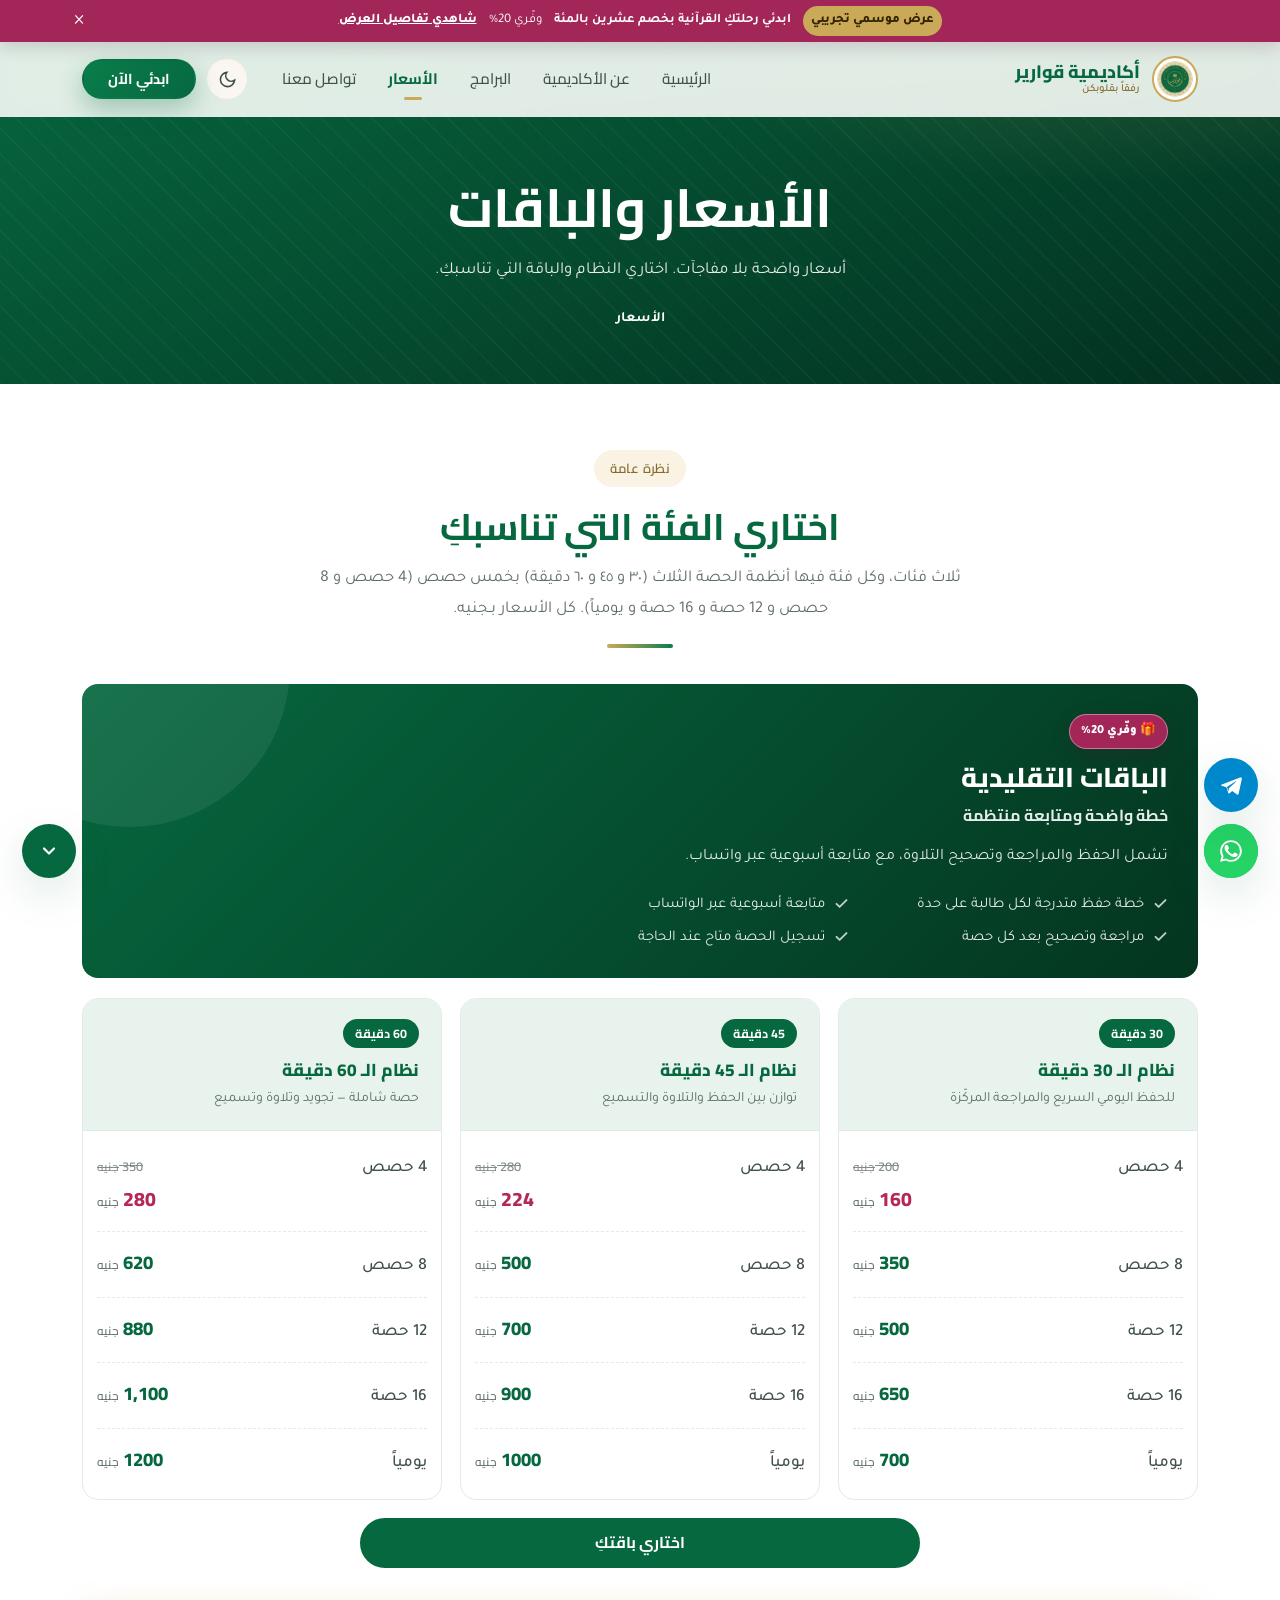
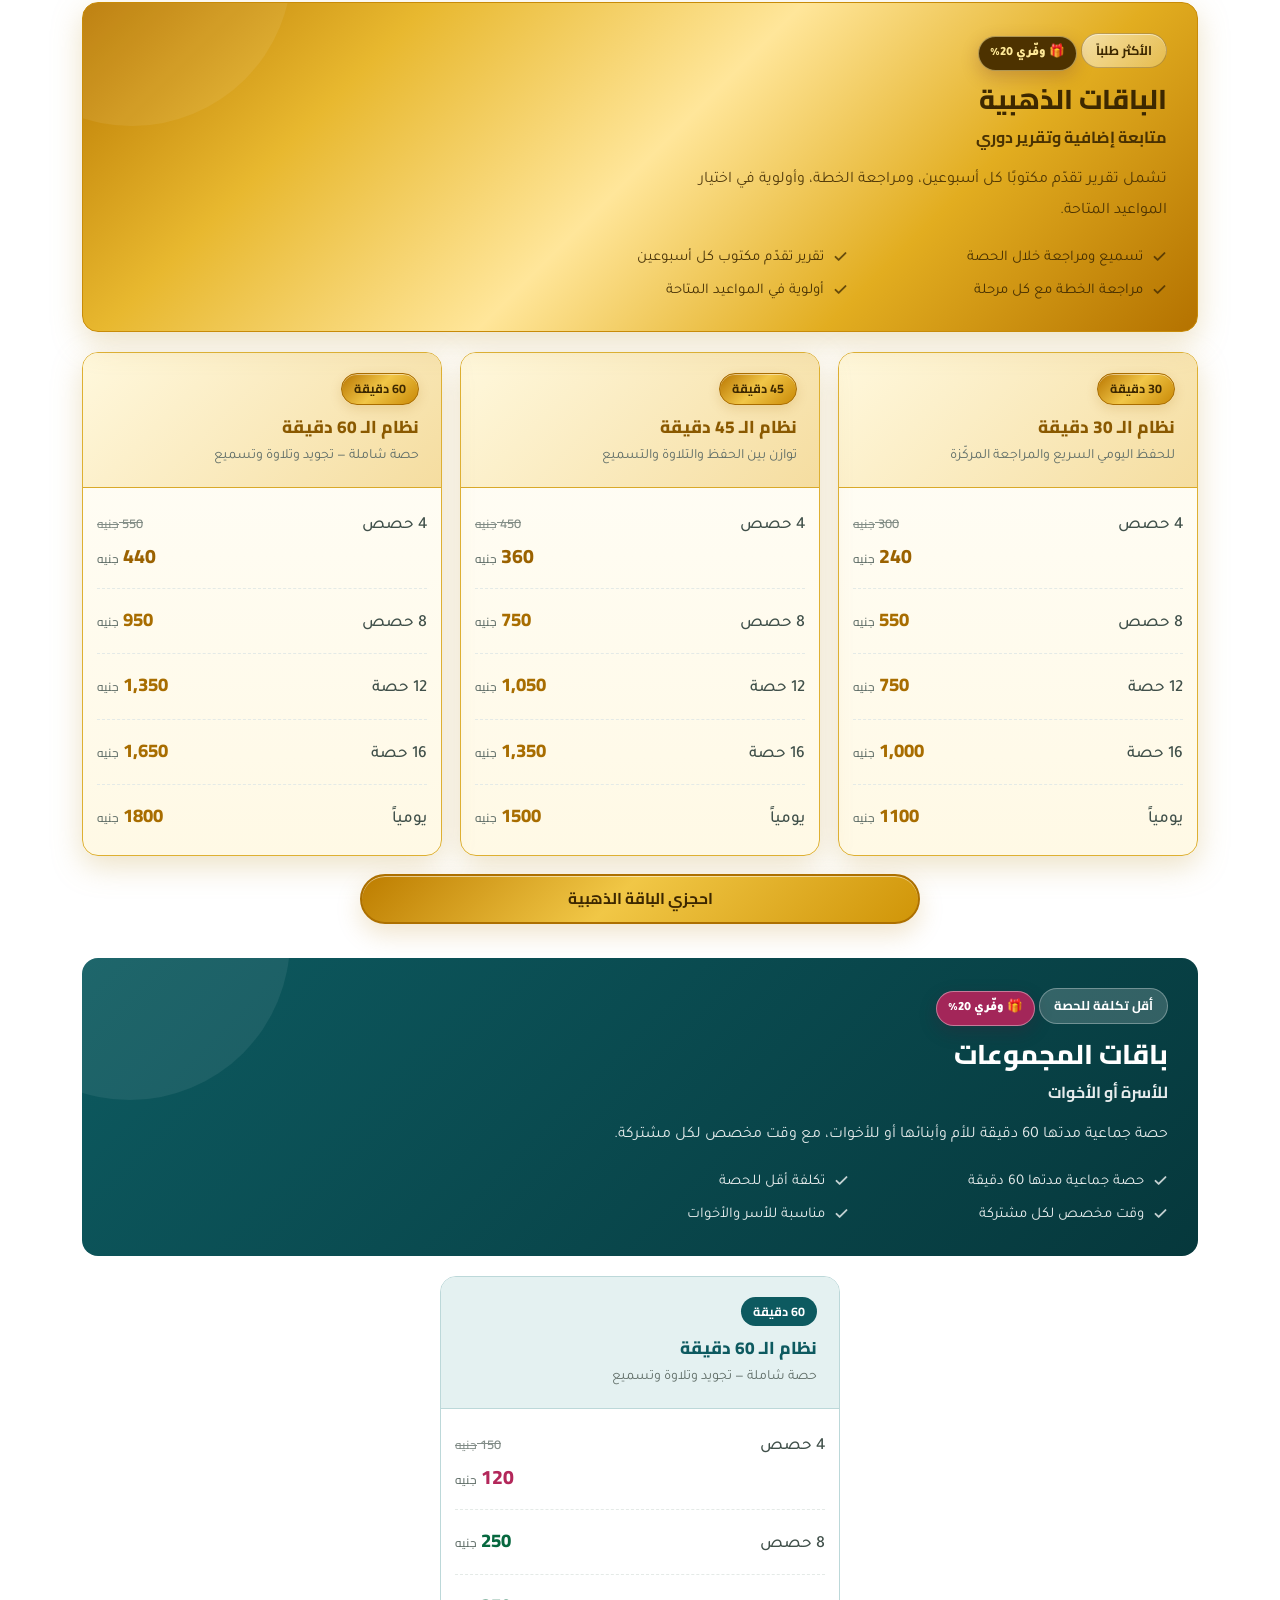
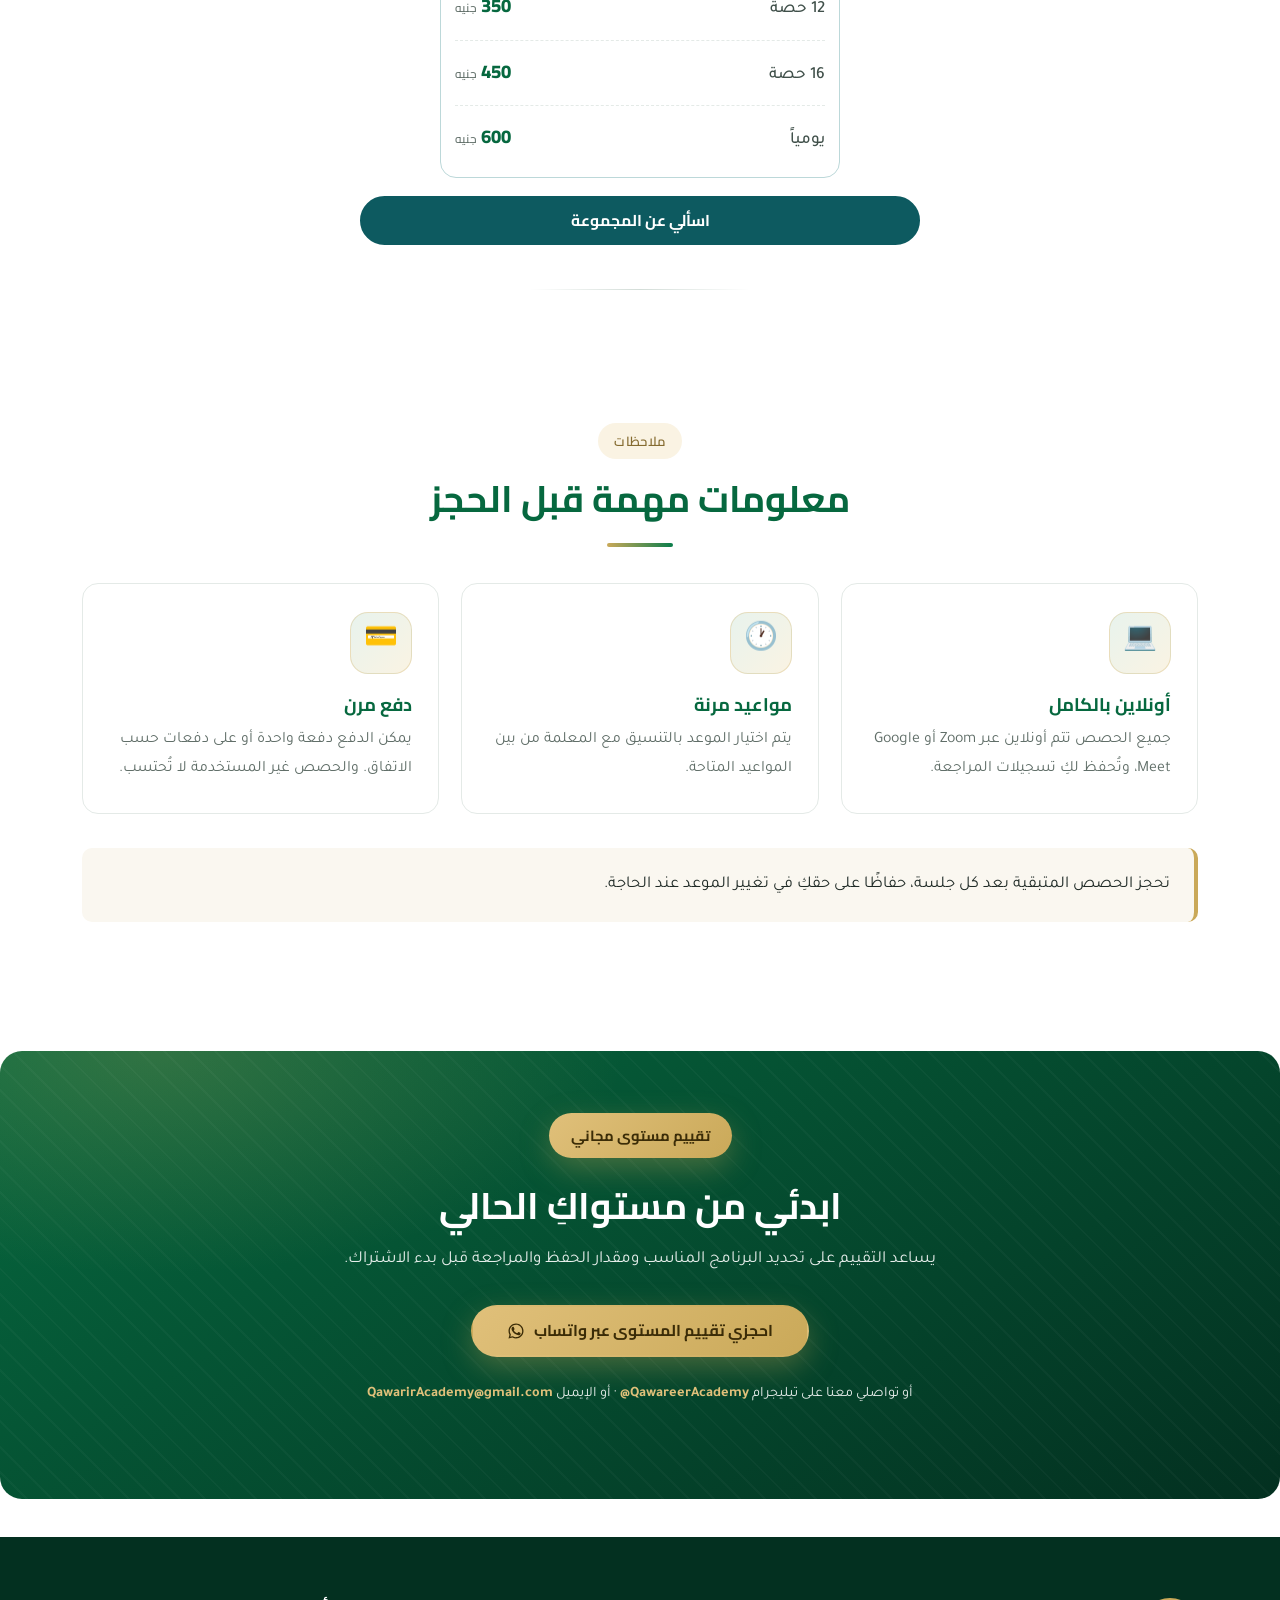
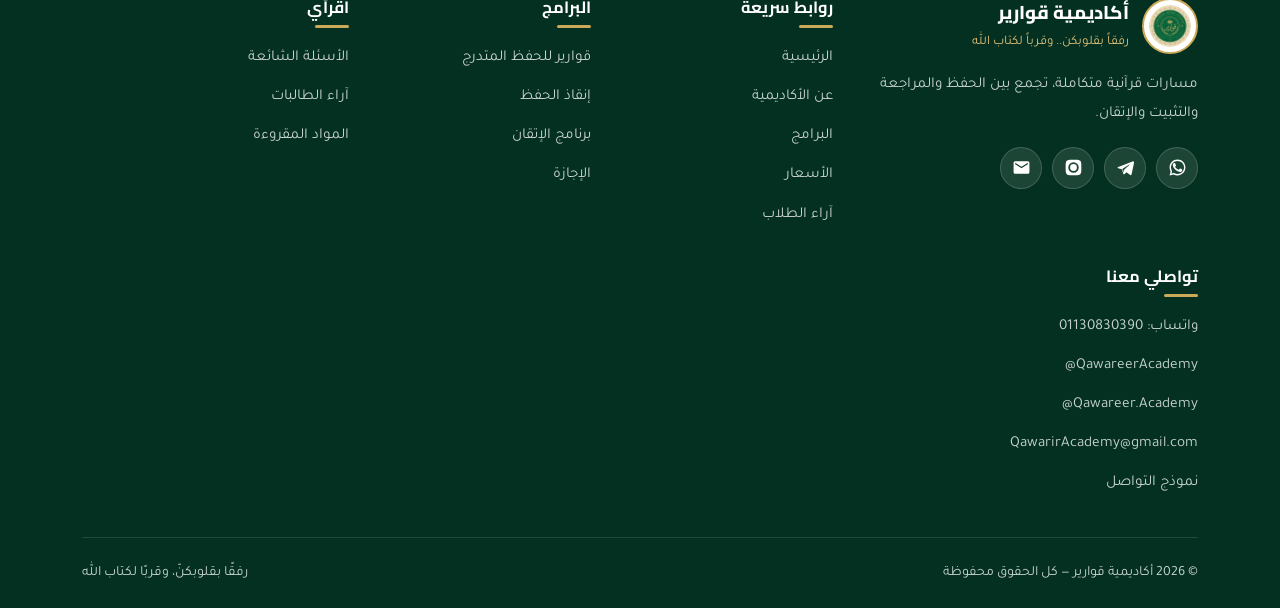
<file: pricing.html>
<!DOCTYPE html>
<html lang="ar" dir="rtl">
<head>
<meta charset="UTF-8">
<meta name="viewport" content="width=device-width, initial-scale=1, viewport-fit=cover">
<meta name="theme-color" content="#06683f">

<title>أسعار أكاديمية قوارير | الباقات وأنظمة الحصص</title>
<meta name="description" content="تفاصيل الباقات التقليدية والذهبية والمجموعات، وأسعار حصص القرآن بمدد 30 و45 و60 دقيقة.">
<meta name="keywords" content="أسعار تحفيظ قرآن، باقات قرآنية، أسعار أكاديمية قوارير">
<meta name="author" content="أكاديمية قوارير">
<meta name="robots" content="index, follow">
<link rel="canonical" href="pricing.html">

<meta property="og:type" content="website">
<meta property="og:locale" content="ar_AR">
<meta property="og:site_name" content="أكاديمية قوارير">
<meta property="og:title" content="أسعار أكاديمية قوارير | الباقات وأنظمة الحصص">
<meta property="og:description" content="تفاصيل الباقات التقليدية والذهبية والمجموعات، وأسعار حصص القرآن بمدد 30 و45 و60 دقيقة.">
<meta property="og:image" content="assets/img/og-image.png">
<meta property="og:image:width" content="1200">
<meta property="og:image:height" content="630">
<meta property="og:image:alt" content="أكاديمية قوارير — رفقاً بقلوبكن">
<meta name="twitter:card" content="summary_large_image">
<meta name="twitter:title" content="أسعار أكاديمية قوارير | الباقات وأنظمة الحصص">
<meta name="twitter:description" content="تفاصيل الباقات التقليدية والذهبية والمجموعات، وأسعار حصص القرآن بمدد 30 و45 و60 دقيقة.">
<meta name="twitter:image" content="assets/img/og-image.png">
<script type="application/ld+json">
{
  "@context": "https://schema.org",
  "@type": "BreadcrumbList",
  "itemListElement": [
    {
      "@type": "ListItem",
      "position": 1,
      "name": "الرئيسية",
      "item": "index.html"
    },
    {
      "@type": "ListItem",
      "position": 2,
      "name": "الأسعار"
    }
  ]
}
</script>

<link rel="icon" href="assets/img/favicon.svg" type="image/svg+xml">
<link rel="apple-touch-icon" href="assets/img/logo-sm.png">
<link rel="manifest" href="site.webmanifest">

<link rel="preconnect" href="https://fonts.googleapis.com">
<link rel="preconnect" href="https://fonts.gstatic.com" crossorigin>
<link rel="preload" as="style" href="https://fonts.googleapis.com/css2?family=Cairo:wght@400;600;700;800&family=Tajawal:wght@400;500;700&display=swap">
<link rel="stylesheet" href="https://fonts.googleapis.com/css2?family=Cairo:wght@400;600;700;800&family=Tajawal:wght@400;500;700&display=swap" media="print" onload="this.media='all'">
<noscript><link rel="stylesheet" href="https://fonts.googleapis.com/css2?family=Cairo:wght@400;600;700;800&family=Tajawal:wght@400;500;700&display=swap"></noscript>
<link rel="stylesheet" href="assets/css/style.css">
<link rel="preload" as="image" href="assets/img/logo-sm.webp" type="image/webp">
<script src="config.js"></script>
</head>

<body class="has-cursor-effect has-season-bar" data-cursor-style="sparkle" data-cursor-intensity="balanced">
<a class="skip-link" href="#main">تخطّي إلى المحتوى الرئيسي</a>

<div class="progress" aria-hidden="true"><div class="progress__bar"></div></div>
<!--qwr:campaign-bar:start-->
<aside class="season-bar season-theme--giftPink" data-season-bar style="--campaign-bg:#a32659;--campaign-color:#ffffff">
  <div class="container season-bar__in">
    <span class="season-bar__badge">عرض موسمي تجريبي</span>
    <strong>ابدئي رحلتكِ القرآنية بخصم عشرين بالمئة</strong>
    <span>وفّري 20%</span>
    <a href="pricing.html">شاهدي تفاصيل العرض</a>
    <button type="button" data-season-bar-close aria-label="إغلاق التنبيه">×</button>
  </div>
</aside>
<!--qwr:campaign-bar:end-->
<header class="header">
  <div class="container header__bar">
    <a class="brand" href="index.html">
      <picture class="brand__logo-pic">
        <source srcset="assets/img/logo-sm.webp" type="image/webp">
        <img class="brand__logo" src="assets/img/logo-sm.png" alt="شعار أكاديمية قوارير" width="46" height="46" decoding="async">
      </picture>
      <span class="brand__text">
        <span class="brand__name">أكاديمية قوارير</span>
        <span class="brand__tag">رفقاً بقلوبكن</span>
      </span>
    </a>

    <nav class="nav" data-nav aria-label="التنقل الرئيسي">
      <ul class="nav__list">
        <li><a class="nav__link" href="index.html">الرئيسية</a></li>
        <li><a class="nav__link" href="about.html">عن الأكاديمية</a></li>
        <li><a class="nav__link" href="programs.html">البرامج</a></li>
        <li><a class="nav__link" href="pricing.html">الأسعار</a></li>
        <li><a class="nav__link" href="contact.html">تواصل معنا</a></li>
      </ul>
    </nav>

    <div class="header__actions">
      <button class="icon-btn" data-theme-toggle aria-label="تبديل الوضع الليلي">
        <svg class="i-moon" width="19" height="19" viewBox="0 0 24 24" fill="none" stroke="currentColor" stroke-width="2" stroke-linecap="round"><path d="M21 12.8A9 9 0 1 1 11.2 3a7 7 0 0 0 9.8 9.8z"/></svg>
        <svg class="i-sun" width="19" height="19" viewBox="0 0 24 24" fill="none" stroke="currentColor" stroke-width="2" stroke-linecap="round"><circle cx="12" cy="12" r="4"/><path d="M12 2v2m0 16v2M4.9 4.9l1.4 1.4m11.4 11.4 1.4 1.4M2 12h2m16 0h2M4.9 19.1l1.4-1.4M17.7 6.3l1.4-1.4"/></svg>
      </button>
      <a class="btn btn--green btn--sm" href="#contact-cta" data-wa="trial">ابدئي الآن</a>
      <button class="burger" aria-label="فتح القائمة" aria-expanded="false" aria-controls="drawer">
        <span></span><span></span><span></span>
      </button>
    </div>
  </div>
</header>

<div class="drawer" id="drawer">
  <div class="drawer__overlay"></div>
  <aside class="drawer__panel" role="dialog" aria-label="قائمة التنقل">
    <div class="drawer__head">
      <span class="brand__name">أكاديمية قوارير</span>
      <button class="drawer__close" aria-label="إغلاق القائمة"><svg width="18" height="18" viewBox="0 0 24 24" fill="none" stroke="currentColor" stroke-width="2.4" stroke-linecap="round"><path d="M18 6 6 18M6 6l12 12"/></svg></button>
    </div>
    <nav class="drawer__nav" data-nav>
        <a href="index.html">الرئيسية</a>
        <a href="about.html">عن الأكاديمية</a>
        <a href="programs.html">البرامج</a>
        <a href="pricing.html">الأسعار</a>
        <a href="contact.html">تواصل معنا</a>
      </nav>
    <a class="btn btn--gold btn--block" href="#contact-cta" data-wa="trial">ابدئي الآن</a>
  </aside>
</div>

<main id="main">

  <section class="page-hero">
    <div class="container">
      <h1>الأسعار والباقات</h1>
      <p>أسعار واضحة بلا مفاجآت. اختاري النظام والباقة التي تناسبكِ.</p>
      <nav class="crumbs" aria-label="مسار التصفح"><span aria-current="page">الأسعار</span></nav>
    </div>
  </section>

  <section class="section">
    <div class="container">
      <!--qwr:pricing-intro:start-->
      <div class="sec-head sec-head--center">
        <span class="kicker">نظرة عامة</span>
        <h2>اختاري الفئة التي تناسبكِ</h2>
        <p>
          ثلاث فئات، وكل فئة فيها أنظمة الحصة الثلاث (٣٠ و ٤٥ و ٦٠ دقيقة) بخمس حصص (4 حصص و 8 حصص و 12 حصة و 16 حصة و يومياً). كل الأسعار بـجنيه.
        </p>
        <div class="rule"></div>
      </div>
<!--qwr:pricing-intro:end-->

<!--qwr:pricing-cards:start-->
        <section class="tier tier--classic" data-tier="classic">
          <div class="tier__banner" data-reveal>
            <span class="tier__offer-badge" data-pricing-offer data-offer-start="" data-offer-end="">🎁 وفّري 20%</span>
            <h3 class="tier__name">الباقات التقليدية</h3>
            <p class="tier__tagline">خطة واضحة ومتابعة منتظمة</p>
            <p class="tier__desc">تشمل الحفظ والمراجعة وتصحيح التلاوة، مع متابعة أسبوعية عبر واتساب.</p>
            <ul class="tier__feats">
            <li>
              <svg width="15" height="15" viewBox="0 0 24 24" fill="none"
                   stroke="currentColor" stroke-width="3" stroke-linecap="round"
                   stroke-linejoin="round" aria-hidden="true">
                <path d="m4 12.5 5 5L20 6.5"/>
              </svg>
              <span>خطة حفظ متدرجة لكل طالبة على حدة</span>
            </li>
            <li>
              <svg width="15" height="15" viewBox="0 0 24 24" fill="none"
                   stroke="currentColor" stroke-width="3" stroke-linecap="round"
                   stroke-linejoin="round" aria-hidden="true">
                <path d="m4 12.5 5 5L20 6.5"/>
              </svg>
              <span>متابعة أسبوعية عبر الواتساب</span>
            </li>
            <li>
              <svg width="15" height="15" viewBox="0 0 24 24" fill="none"
                   stroke="currentColor" stroke-width="3" stroke-linecap="round"
                   stroke-linejoin="round" aria-hidden="true">
                <path d="m4 12.5 5 5L20 6.5"/>
              </svg>
              <span>مراجعة وتصحيح بعد كل حصة</span>
            </li>
            <li>
              <svg width="15" height="15" viewBox="0 0 24 24" fill="none"
                   stroke="currentColor" stroke-width="3" stroke-linecap="round"
                   stroke-linejoin="round" aria-hidden="true">
                <path d="m4 12.5 5 5L20 6.5"/>
              </svg>
              <span>تسجيل الحصة متاح عند الحاجة</span>
            </li>
            </ul>
          </div>
          <div class="tier__grid" data-reveal>
          <div class="tier__sys">
            <div class="tier__syshead">
              <span class="tier__mins">30 دقيقة</span>
              <h4>نظام الـ 30 دقيقة</h4>
              <p>للحفظ اليومي السريع والمراجعة المركّزة</p>
            </div>
            <div class="tier__plans">
            <div class="plan">
              <span class="plan__label">4 حصص</span>
              <span class="plan__price plan__price--offer" data-pricing-offer data-offer-start="" data-offer-end=""><span class="plan__price-original">200 <small>جنيه</small></span><span class="plan__price-new">160 <small>جنيه</small></span></span>
            </div>
            <div class="plan">
              <span class="plan__label">8 حصص</span>
              <span class="plan__price">350 <small>جنيه</small></span>
            </div>
            <div class="plan">
              <span class="plan__label">12 حصة</span>
              <span class="plan__price">500 <small>جنيه</small></span>
            </div>
            <div class="plan">
              <span class="plan__label">16 حصة</span>
              <span class="plan__price">650 <small>جنيه</small></span>
            </div>
            <div class="plan">
              <span class="plan__label">يومياً</span>
              <span class="plan__price">700 <small>جنيه</small></span>
            </div>
            </div>
          </div>
          <div class="tier__sys">
            <div class="tier__syshead">
              <span class="tier__mins">45 دقيقة</span>
              <h4>نظام الـ 45 دقيقة</h4>
              <p>توازن بين الحفظ والتلاوة والتسميع</p>
            </div>
            <div class="tier__plans">
            <div class="plan">
              <span class="plan__label">4 حصص</span>
              <span class="plan__price plan__price--offer" data-pricing-offer data-offer-start="" data-offer-end=""><span class="plan__price-original">280 <small>جنيه</small></span><span class="plan__price-new">224 <small>جنيه</small></span></span>
            </div>
            <div class="plan">
              <span class="plan__label">8 حصص</span>
              <span class="plan__price">500 <small>جنيه</small></span>
            </div>
            <div class="plan">
              <span class="plan__label">12 حصة</span>
              <span class="plan__price">700 <small>جنيه</small></span>
            </div>
            <div class="plan">
              <span class="plan__label">16 حصة</span>
              <span class="plan__price">900 <small>جنيه</small></span>
            </div>
            <div class="plan">
              <span class="plan__label">يومياً</span>
              <span class="plan__price">1000 <small>جنيه</small></span>
            </div>
            </div>
          </div>
          <div class="tier__sys">
            <div class="tier__syshead">
              <span class="tier__mins">60 دقيقة</span>
              <h4>نظام الـ 60 دقيقة</h4>
              <p>حصة شاملة — تجويد وتلاوة وتسميع</p>
            </div>
            <div class="tier__plans">
            <div class="plan">
              <span class="plan__label">4 حصص</span>
              <span class="plan__price plan__price--offer" data-pricing-offer data-offer-start="" data-offer-end=""><span class="plan__price-original">350 <small>جنيه</small></span><span class="plan__price-new">280 <small>جنيه</small></span></span>
            </div>
            <div class="plan">
              <span class="plan__label">8 حصص</span>
              <span class="plan__price">620 <small>جنيه</small></span>
            </div>
            <div class="plan">
              <span class="plan__label">12 حصة</span>
              <span class="plan__price">880 <small>جنيه</small></span>
            </div>
            <div class="plan">
              <span class="plan__label">16 حصة</span>
              <span class="plan__price">1,100 <small>جنيه</small></span>
            </div>
            <div class="plan">
              <span class="plan__label">يومياً</span>
              <span class="plan__price">1200 <small>جنيه</small></span>
            </div>
            </div>
          </div>
          </div>
          <div class="tier__cta" data-reveal>
            <a class="btn btn--block tier__btn" href="pricing.html"
               data-wa="tierClassic" data-wa-extra="العرض: ابدئي رحلتكِ القرآنية بخصم عشرين بالمئة">اختاري باقتكِ</a>
          </div>
        </section>
        <section class="tier tier--golden is-featured" data-tier="golden">
          <div class="tier__banner" data-reveal data-delay="1">
            <span class="tier__badge">الأكثر طلباً</span>
            <span class="tier__offer-badge" data-pricing-offer data-offer-start="" data-offer-end="">🎁 وفّري 20%</span>
            <h3 class="tier__name">الباقات الذهبية</h3>
            <p class="tier__tagline">متابعة إضافية وتقرير دوري</p>
            <p class="tier__desc">تشمل تقرير تقدّم مكتوبًا كل أسبوعين، ومراجعة الخطة، وأولوية في اختيار المواعيد المتاحة.</p>
            <ul class="tier__feats">
            <li>
              <svg width="15" height="15" viewBox="0 0 24 24" fill="none"
                   stroke="currentColor" stroke-width="3" stroke-linecap="round"
                   stroke-linejoin="round" aria-hidden="true">
                <path d="m4 12.5 5 5L20 6.5"/>
              </svg>
              <span>تسميع ومراجعة خلال الحصة</span>
            </li>
            <li>
              <svg width="15" height="15" viewBox="0 0 24 24" fill="none"
                   stroke="currentColor" stroke-width="3" stroke-linecap="round"
                   stroke-linejoin="round" aria-hidden="true">
                <path d="m4 12.5 5 5L20 6.5"/>
              </svg>
              <span>تقرير تقدّم مكتوب كل أسبوعين</span>
            </li>
            <li>
              <svg width="15" height="15" viewBox="0 0 24 24" fill="none"
                   stroke="currentColor" stroke-width="3" stroke-linecap="round"
                   stroke-linejoin="round" aria-hidden="true">
                <path d="m4 12.5 5 5L20 6.5"/>
              </svg>
              <span>مراجعة الخطة مع كل مرحلة</span>
            </li>
            <li>
              <svg width="15" height="15" viewBox="0 0 24 24" fill="none"
                   stroke="currentColor" stroke-width="3" stroke-linecap="round"
                   stroke-linejoin="round" aria-hidden="true">
                <path d="m4 12.5 5 5L20 6.5"/>
              </svg>
              <span>أولوية في المواعيد المتاحة</span>
            </li>
            </ul>
          </div>
          <div class="tier__grid" data-reveal data-delay="1">
          <div class="tier__sys">
            <div class="tier__syshead">
              <span class="tier__mins">30 دقيقة</span>
              <h4>نظام الـ 30 دقيقة</h4>
              <p>للحفظ اليومي السريع والمراجعة المركّزة</p>
            </div>
            <div class="tier__plans">
            <div class="plan">
              <span class="plan__label">4 حصص</span>
              <span class="plan__price plan__price--offer" data-pricing-offer data-offer-start="" data-offer-end=""><span class="plan__price-original">300 <small>جنيه</small></span><span class="plan__price-new">240 <small>جنيه</small></span></span>
            </div>
            <div class="plan">
              <span class="plan__label">8 حصص</span>
              <span class="plan__price">550 <small>جنيه</small></span>
            </div>
            <div class="plan">
              <span class="plan__label">12 حصة</span>
              <span class="plan__price">750 <small>جنيه</small></span>
            </div>
            <div class="plan">
              <span class="plan__label">16 حصة</span>
              <span class="plan__price">1,000 <small>جنيه</small></span>
            </div>
            <div class="plan">
              <span class="plan__label">يومياً</span>
              <span class="plan__price">1100 <small>جنيه</small></span>
            </div>
            </div>
          </div>
          <div class="tier__sys">
            <div class="tier__syshead">
              <span class="tier__mins">45 دقيقة</span>
              <h4>نظام الـ 45 دقيقة</h4>
              <p>توازن بين الحفظ والتلاوة والتسميع</p>
            </div>
            <div class="tier__plans">
            <div class="plan">
              <span class="plan__label">4 حصص</span>
              <span class="plan__price plan__price--offer" data-pricing-offer data-offer-start="" data-offer-end=""><span class="plan__price-original">450 <small>جنيه</small></span><span class="plan__price-new">360 <small>جنيه</small></span></span>
            </div>
            <div class="plan">
              <span class="plan__label">8 حصص</span>
              <span class="plan__price">750 <small>جنيه</small></span>
            </div>
            <div class="plan">
              <span class="plan__label">12 حصة</span>
              <span class="plan__price">1,050 <small>جنيه</small></span>
            </div>
            <div class="plan">
              <span class="plan__label">16 حصة</span>
              <span class="plan__price">1,350 <small>جنيه</small></span>
            </div>
            <div class="plan">
              <span class="plan__label">يومياً</span>
              <span class="plan__price">1500 <small>جنيه</small></span>
            </div>
            </div>
          </div>
          <div class="tier__sys">
            <div class="tier__syshead">
              <span class="tier__mins">60 دقيقة</span>
              <h4>نظام الـ 60 دقيقة</h4>
              <p>حصة شاملة — تجويد وتلاوة وتسميع</p>
            </div>
            <div class="tier__plans">
            <div class="plan">
              <span class="plan__label">4 حصص</span>
              <span class="plan__price plan__price--offer" data-pricing-offer data-offer-start="" data-offer-end=""><span class="plan__price-original">550 <small>جنيه</small></span><span class="plan__price-new">440 <small>جنيه</small></span></span>
            </div>
            <div class="plan">
              <span class="plan__label">8 حصص</span>
              <span class="plan__price">950 <small>جنيه</small></span>
            </div>
            <div class="plan">
              <span class="plan__label">12 حصة</span>
              <span class="plan__price">1,350 <small>جنيه</small></span>
            </div>
            <div class="plan">
              <span class="plan__label">16 حصة</span>
              <span class="plan__price">1,650 <small>جنيه</small></span>
            </div>
            <div class="plan">
              <span class="plan__label">يومياً</span>
              <span class="plan__price">1800 <small>جنيه</small></span>
            </div>
            </div>
          </div>
          </div>
          <div class="tier__cta" data-reveal data-delay="1">
            <a class="btn btn--block tier__btn" href="pricing.html"
               data-wa="tierGolden" data-wa-extra="العرض: ابدئي رحلتكِ القرآنية بخصم عشرين بالمئة">احجزي الباقة الذهبية</a>
          </div>
        </section>
        <section class="tier tier--groups" data-tier="groups">
          <div class="tier__banner" data-reveal data-delay="2">
            <span class="tier__badge">أقل تكلفة للحصة</span>
            <span class="tier__offer-badge" data-pricing-offer data-offer-start="" data-offer-end="">🎁 وفّري 20%</span>
            <h3 class="tier__name">باقات المجموعات</h3>
            <p class="tier__tagline">للأسرة أو الأخوات</p>
            <p class="tier__desc">حصة جماعية مدتها 60 دقيقة للأم وأبنائها أو للأخوات، مع وقت مخصص لكل مشتركة.</p>
            <ul class="tier__feats">
            <li>
              <svg width="15" height="15" viewBox="0 0 24 24" fill="none"
                   stroke="currentColor" stroke-width="3" stroke-linecap="round"
                   stroke-linejoin="round" aria-hidden="true">
                <path d="m4 12.5 5 5L20 6.5"/>
              </svg>
              <span>حصة جماعية مدتها 60 دقيقة</span>
            </li>
            <li>
              <svg width="15" height="15" viewBox="0 0 24 24" fill="none"
                   stroke="currentColor" stroke-width="3" stroke-linecap="round"
                   stroke-linejoin="round" aria-hidden="true">
                <path d="m4 12.5 5 5L20 6.5"/>
              </svg>
              <span>تكلفة أقل للحصة</span>
            </li>
            <li>
              <svg width="15" height="15" viewBox="0 0 24 24" fill="none"
                   stroke="currentColor" stroke-width="3" stroke-linecap="round"
                   stroke-linejoin="round" aria-hidden="true">
                <path d="m4 12.5 5 5L20 6.5"/>
              </svg>
              <span>وقت مخصص لكل مشتركة</span>
            </li>
            <li>
              <svg width="15" height="15" viewBox="0 0 24 24" fill="none"
                   stroke="currentColor" stroke-width="3" stroke-linecap="round"
                   stroke-linejoin="round" aria-hidden="true">
                <path d="m4 12.5 5 5L20 6.5"/>
              </svg>
              <span>مناسبة للأسر والأخوات</span>
            </li>
            </ul>
          </div>
          <div class="tier__grid tier__grid--single" data-reveal data-delay="2">
          <div class="tier__sys">
            <div class="tier__syshead">
              <span class="tier__mins">60 دقيقة</span>
              <h4>نظام الـ 60 دقيقة</h4>
              <p>حصة شاملة — تجويد وتلاوة وتسميع</p>
            </div>
            <div class="tier__plans">
            <div class="plan">
              <span class="plan__label">4 حصص</span>
              <span class="plan__price plan__price--offer" data-pricing-offer data-offer-start="" data-offer-end=""><span class="plan__price-original">150 <small>جنيه</small></span><span class="plan__price-new">120 <small>جنيه</small></span></span>
            </div>
            <div class="plan">
              <span class="plan__label">8 حصص</span>
              <span class="plan__price">250 <small>جنيه</small></span>
            </div>
            <div class="plan">
              <span class="plan__label">12 حصة</span>
              <span class="plan__price">350 <small>جنيه</small></span>
            </div>
            <div class="plan">
              <span class="plan__label">16 حصة</span>
              <span class="plan__price">450 <small>جنيه</small></span>
            </div>
            <div class="plan">
              <span class="plan__label">يومياً</span>
              <span class="plan__price">600 <small>جنيه</small></span>
            </div>
            </div>
          </div>
          </div>
          <div class="tier__cta" data-reveal data-delay="2">
            <a class="btn btn--block tier__btn" href="pricing.html"
               data-wa="tierGroups" data-wa-extra="العرض: ابدئي رحلتكِ القرآنية بخصم عشرين بالمئة">اسألي عن المجموعة</a>
          </div>
        </section>
<!--qwr:pricing-cards:end-->
    </div>
  </section>

  <section class="section">
    <div class="container">
      <div class="sec-head sec-head--center">
        <span class="kicker">ملاحظات</span>
        <h2>معلومات مهمة قبل الحجز</h2>
        <div class="rule"></div>
      </div>
<!--qwr:price-notes:start-->
      <div class="grid g-3">
        <article class="card" data-reveal>
          <div class="card__ico">💻</div>
          <h3 class="card__title">أونلاين بالكامل</h3>
          <p class="card__text">جميع الحصص تتم أونلاين عبر Zoom أو Google Meet، وتُحفظ لكِ تسجيلات المراجعة.</p>
        </article>
        <article class="card" data-reveal data-delay="1">
          <div class="card__ico">🕐</div>
          <h3 class="card__title">مواعيد مرنة</h3>
          <p class="card__text">يتم اختيار الموعد بالتنسيق مع المعلمة من بين المواعيد المتاحة.</p>
        </article>
        <article class="card" data-reveal data-delay="2">
          <div class="card__ico">💳</div>
          <h3 class="card__title">دفع مرن</h3>
          <p class="card__text">يمكن الدفع دفعة واحدة أو على دفعات حسب الاتفاق. والحصص غير المستخدمة لا تُحتسب.</p>
        </article>
      </div>
      <div class="quote-box mt-4">تحجز الحصص المتبقية بعد كل جلسة، حفاظًا على حقكِ في تغيير الموعد عند الحاجة.</div>
<!--qwr:price-notes:end-->
    </div>
  </section>
<section class="cta-band" id="contact-cta">
    <div class="container">
      <span class="offer">تقييم مستوى مجاني</span>
      <h2>ابدئي من مستواكِ الحالي</h2>
      <p>يساعد التقييم على تحديد البرنامج المناسب ومقدار الحفظ والمراجعة قبل بدء الاشتراك.</p>
      <div class="cta-band__btns">
        <a class="btn btn--gold" href="#" data-wa="trial">
          احجزي تقييم المستوى عبر واتساب
          <svg width="18" height="18" viewBox="0 0 24 24" fill="currentColor" aria-hidden="true"><path fill-rule="evenodd" d="M12 2C6.48 2 2 6.48 2 12c0 1.77.46 3.45 1.27 4.9L2 22l5.25-1.27A9.96 9.96 0 0 0 12 22c5.52 0 10-4.48 10-10S17.52 2 12 2zm0 18.2a8.2 8.2 0 0 1-4.18-1.14l-.3-.18-3.11.82.83-3.1-.2-.31a8.18 8.18 0 0 1-1.26-4.39c0-4.54 3.7-8.23 8.22-8.23 2.2 0 4.26.86 5.82 2.42a8.17 8.17 0 0 1 2.41 5.82c0 4.54-3.7 8.19-8.23 8.19z"/><path d="M17.47 14.38c-.3-.15-1.75-.86-2.02-.96-.27-.1-.47-.15-.67.15-.2.3-.77.96-.94 1.16-.17.2-.35.22-.64.07-.3-.15-1.25-.46-2.38-1.47-.88-.78-1.47-1.75-1.64-2.05-.17-.3-.02-.46.13-.6.13-.14.3-.35.45-.53.15-.18.2-.3.3-.5.1-.2.05-.38-.02-.53-.08-.15-.67-1.6-.92-2.2-.24-.58-.49-.5-.67-.51h-.57c-.2 0-.52.07-.79.37-.27.3-1.04 1.02-1.04 2.48s1.06 2.88 1.21 3.08c.15.2 2.1 3.2 5.07 4.49.71.3 1.26.49 1.69.63.71.22 1.36.19 1.87.12.57-.09 1.75-.72 2-1.41.25-.69.25-1.28.17-1.41-.07-.13-.27-.2-.57-.35z"/></svg>
        </a>
      </div>
















      <p class="cta-band__note">
        أو تواصلي معنا على تيليجرام
        <a href="https://t.me/QawreerAcademy" data-tg><bdi>@QawareerAcademy</bdi></a>
        · أو الإيميل
        <a href="mailto:QawarirAcademy@gmail.com" data-mail><bdi dir="ltr">QawarirAcademy@gmail.com</bdi></a>
      </p>
    </div>
  </section>

</main>

<footer class="footer">
  <div class="container">
    <div class="footer__grid">

      <div>
        <div class="footer__brand">
          <picture class="footer__logo-pic">
            <source srcset="assets/img/logo-sm.webp" type="image/webp">
            <img class="footer__logo" src="assets/img/logo-sm.png" alt="" width="56" height="56" loading="lazy" decoding="async">
          </picture>
          <div>
            <div class="footer__name">أكاديمية قوارير</div>
            <div class="footer__tag">رفقاً بقلوبكن.. وقرباً لكتاب الله</div>
          </div>
        </div>
        <p class="footer__about" data-footer-about>
          مسارات قرآنية متكاملة، تجمع بين الحفظ والمراجعة والتثبيت والإتقان.
        </p>
        <div class="footer__social">
          <a class="footer__soc" href="#" data-wa="general" target="_blank" rel="noopener" aria-label="واتساب"><svg width="19" height="19" viewBox="0 0 24 24" fill="currentColor" aria-hidden="true"><path fill-rule="evenodd" d="M12 2C6.48 2 2 6.48 2 12c0 1.77.46 3.45 1.27 4.9L2 22l5.25-1.27A9.96 9.96 0 0 0 12 22c5.52 0 10-4.48 10-10S17.52 2 12 2zm0 18.2a8.2 8.2 0 0 1-4.18-1.14l-.3-.18-3.11.82.83-3.1-.2-.31a8.18 8.18 0 0 1-1.26-4.39c0-4.54 3.7-8.23 8.22-8.23 2.2 0 4.26.86 5.82 2.42a8.17 8.17 0 0 1 2.41 5.82c0 4.54-3.7 8.19-8.23 8.19z"/><path d="M17.47 14.38c-.3-.15-1.75-.86-2.02-.96-.27-.1-.47-.15-.67.15-.2.3-.77.96-.94 1.16-.17.2-.35.22-.64.07-.3-.15-1.25-.46-2.38-1.47-.88-.78-1.47-1.75-1.64-2.05-.17-.3-.02-.46.13-.6.13-.14.3-.35.45-.53.15-.18.2-.3.3-.5.1-.2.05-.38-.02-.53-.08-.15-.67-1.6-.92-2.2-.24-.58-.49-.5-.67-.51h-.57c-.2 0-.52.07-.79.37-.27.3-1.04 1.02-1.04 2.48s1.06 2.88 1.21 3.08c.15.2 2.1 3.2 5.07 4.49.71.3 1.26.49 1.69.63.71.22 1.36.19 1.87.12.57-.09 1.75-.72 2-1.41.25-.69.25-1.28.17-1.41-.07-.13-.27-.2-.57-.35z"/></svg></a>
          <a class="footer__soc" href="#" target="_blank" rel="noopener" aria-label="تيليجرام"><svg width="19" height="19" viewBox="0 0 24 24" fill="currentColor" aria-hidden="true"><path d="M21.7 4.2 2.9 11.4c-1.1.4-1.1 1.1-.2 1.4l4.7 1.5 1.8 5.5c.2.6.1.8.7.8.5 0 .7-.2 1-.5l2.3-2.2 4.8 3.5c.9.5 1.5.2 1.7-.8l3.1-14.6c.3-1.3-.5-1.9-1.4-1.5zM7.9 13.9l8.9-5.6c.4-.3.8-.1.5.2l-7.4 6.7-.3 3.4z"/></svg></a>
          <a class="footer__soc" href="#" target="_blank" rel="noopener" aria-label="انستجرام"><svg width="19" height="19" viewBox="0 0 24 24" fill="currentColor" aria-hidden="true"><path d="M12 2.2c3.2 0 3.6 0 4.9.1 1.2.1 1.8.2 2.2.4.6.2 1 .5 1.4.9.4.4.7.8.9 1.4.2.4.3 1 .4 2.2.1 1.3.1 1.7.1 4.8s0 3.5-.1 4.8c-.1 1.2-.2 1.8-.4 2.2-.2.6-.5 1-.9 1.4-.4.4-.8.7-1.4.9-.4.2-1 .3-2.2.4-1.3.1-1.7.1-4.9.1s-3.6 0-4.9-.1c-1.2-.1-1.8-.2-2.2-.4-.6-.2-1-.5-1.4-.9-.4-.4-.7-.8-.9-1.4-.2-.4-.3-1-.4-2.2-.1-1.3-.1-1.7-.1-4.8s0-3.5.1-4.8c.1-1.2.2-1.8.4-2.2.2-.6.5-1 .9-1.4.4-.4.8-.7 1.4-.9.4-.2 1-.3 2.2-.4 1.3-.1 1.7-.1 4.8-.1zm0 3.2a6.6 6.6 0 1 0 0 13.2 6.6 6.6 0 0 0 0-13.2zm0 10.9a4.3 4.3 0 1 1 0-8.6 4.3 4.3 0 0 1 0 8.6zm6.9-11.1a1.5 1.5 0 1 1-3.1 0 1.5 1.5 0 0 1 3.1 0z"/></svg></a>
          <a class="footer__soc" href="#" aria-label="البريد الإلكتروني"><svg width="19" height="19" viewBox="0 0 24 24" fill="currentColor" aria-hidden="true"><path d="M20 4H4a2 2 0 0 0-2 2v12a2 2 0 0 0 2 2h16a2 2 0 0 0 2-2V6a2 2 0 0 0-2-2zm0 4-8 5-8-5V6l8 5 8-5v2z"/></svg></a>
        </div>
      </div>
<!--qwr:footer-columns:start-->
      <div>
        <h3 class="footer__title">روابط سريعة</h3>
        <nav class="footer__links">
          <a href="index.html">الرئيسية</a>
          <a href="about.html">عن الأكاديمية</a>
          <a href="programs.html">البرامج</a>
          <a href="pricing.html">الأسعار</a>
          <a href="testimonials.html">آراء الطلاب</a>
        </nav>
      </div>
<!--qwr:footer-columns:end-->

      <div>
        <h3 class="footer__title" data-footer-programs-title>البرامج</h3>
        <nav class="footer__links" data-footer-programs>
          <a href="programs.html#p1">قوارير للحفظ المتدرج</a>
          <a href="programs.html#p2">إنقاذ الحفظ</a>
          <a href="programs.html#p3">برنامج الإتقان</a>
          <a href="programs.html#p3kc1x">الإجازة</a>
        </nav>
      </div>

      <div>
        <h3 class="footer__title">اقرأي</h3>
        <nav class="footer__links">
          <a href="faq.html">الأسئلة الشائعة</a>
          <a href="testimonials.html">آراء الطالبات</a>
          <a href="materials.html">المواد المقروءة</a>
        </nav>
      </div>

      <div>
        <h3 class="footer__title" data-footer-contact-title>تواصلي معنا</h3>
        <nav class="footer__links">
          <a href="#" data-wa="general" target="_blank" rel="noopener">واتساب: <bdi>01130830390</bdi></a>
          <a href="https://t.me/QawreerAcademy" data-tg target="_blank" rel="noopener"><bdi>@QawareerAcademy</bdi></a>
          <a href="#" data-ig target="_blank" rel="noopener"><bdi>@Qawareer.Academy</bdi></a>
          <a href="mailto:QawarirAcademy@gmail.com" data-mail><bdi dir="ltr">QawarirAcademy@gmail.com</bdi></a>
          <a href="contact.html">نموذج التواصل</a>
        </nav>
      </div>

    </div>

    <div class="footer__bottom">
      <span>© <span data-year>2026</span> أكاديمية قوارير — كل الحقوق محفوظة</span>
      <span>رفقًا بقلوبكنّ، وقربًا لكتاب الله</span>
    </div>
  </div>
</footer>

<!--qwr:floaters:start-->
<!-- ================= FLOATING ================= -->
<div class="floaties">
  <div class="floaties__rail floaties__rail--left">
    <a class="floater floater--wa" href="https://wa.me/201130830390" target="_blank" rel="noopener" aria-label="تواصلي عبر واتساب" data-wa="general">
      <svg width="26" height="26" viewBox="0 0 24 24" fill="currentColor" aria-hidden="true"><path fill-rule="evenodd" d="M12 2C6.48 2 2 6.48 2 12c0 1.77.46 3.45 1.27 4.9L2 22l5.25-1.27A9.96 9.96 0 0 0 12 22c5.52 0 10-4.48 10-10S17.52 2 12 2zm0 18.2a8.2 8.2 0 0 1-4.18-1.14l-.3-.18-3.11.82.83-3.1-.2-.31a8.18 8.18 0 0 1-1.26-4.39c0-4.54 3.7-8.23 8.22-8.23 2.2 0 4.26.86 5.82 2.42a8.17 8.17 0 0 1 2.41 5.82c0 4.54-3.7 8.19-8.23 8.19z"/><path d="M17.47 14.38c-.3-.15-1.75-.86-2.02-.96-.27-.1-.47-.15-.67.15-.2.3-.77.96-.94 1.16-.17.2-.35.22-.64.07-.3-.15-1.25-.46-2.38-1.47-.88-.78-1.47-1.75-1.64-2.05-.17-.3-.02-.46.13-.6.13-.14.3-.35.45-.53.15-.18.2-.3.3-.5.1-.2.05-.38-.02-.53-.08-.15-.67-1.6-.92-2.2-.24-.58-.49-.5-.67-.51h-.57c-.2 0-.52.07-.79.37-.27.3-1.04 1.02-1.04 2.48s1.06 2.88 1.21 3.08c.15.2 2.1 3.2 5.07 4.49.71.3 1.26.49 1.69.63.71.22 1.36.19 1.87.12.57-.09 1.75-.72 2-1.41.25-.69.25-1.28.17-1.41-.07-.13-.27-.2-.57-.35z"/></svg>
    </a>
    <a class="floater floater--tg" href="https://t.me/QawreerAcademy" target="_blank" rel="noopener" aria-label="تواصلي عبر تيليجرام">
      <svg width="24" height="24" viewBox="0 0 24 24" fill="currentColor" aria-hidden="true"><path d="M21.7 4.2 2.9 11.4c-1.1.4-1.1 1.1-.2 1.4l4.7 1.5 1.8 5.5c.2.6.1.8.7.8.5 0 .7-.2 1-.5l2.3-2.2 4.8 3.5c.9.5 1.5.2 1.7-.8l3.1-14.6c.3-1.3-.5-1.9-1.4-1.5zM7.9 13.9l8.9-5.6c.4-.3.8-.1.5.2l-7.4 6.7-.3 3.4z"/></svg>
    </a>
  </div>
  <div class="floaties__rail floaties__rail--right">
    <button class="floater floater--bottom" aria-label="الذهاب إلى أسفل الصفحة">
      <svg width="20" height="20" viewBox="0 0 24 24" fill="none" stroke="currentColor" stroke-width="2.6" stroke-linecap="round" stroke-linejoin="round" aria-hidden="true"><path d="m6 9 6 6 6-6"/></svg>
    </button>
    <button class="floater floater--top" aria-label="العودة إلى الأعلى">
      <svg width="20" height="20" viewBox="0 0 24 24" fill="none" stroke="currentColor" stroke-width="2.6" stroke-linecap="round" stroke-linejoin="round" aria-hidden="true"><path d="m18 15-6-6-6 6"/></svg>
    </button>
  </div>
</div>
<!--qwr:floaters:end-->

<nav class="mobile-nav" data-nav aria-label="تنقل سريع">
  <a class="mobile-nav__item" href="index.html">
    <svg viewBox="0 0 24 24" fill="none" stroke="currentColor" stroke-width="2" stroke-linecap="round" stroke-linejoin="round"><path d="m3 10 9-7 9 7v10a2 2 0 0 1-2 2H5a2 2 0 0 1-2-2z"/><path d="M9 22V12h6v10"/></svg>
    <span>الرئيسية</span>
  </a>
  <a class="mobile-nav__item" href="programs.html">
    <svg viewBox="0 0 24 24" fill="none" stroke="currentColor" stroke-width="2" stroke-linecap="round" stroke-linejoin="round"><path d="M4 19.5A2.5 2.5 0 0 1 6.5 17H20"/><path d="M6.5 2H20v20H6.5A2.5 2.5 0 0 1 4 19.5v-15A2.5 2.5 0 0 1 6.5 2z"/></svg>
    <span>البرامج</span>
  </a>
  <a class="mobile-nav__item" href="pricing.html">
    <svg viewBox="0 0 24 24" fill="none" stroke="currentColor" stroke-width="2" stroke-linecap="round" stroke-linejoin="round"><path d="M12 1v22M17 5H9.5a3.5 3.5 0 0 0 0 7h5a3.5 3.5 0 0 1 0 7H6"/></svg>
    <span>الأسعار</span>
  </a>
  <a class="mobile-nav__item" href="materials.html">
    <svg viewBox="0 0 24 24" fill="none" stroke="currentColor" stroke-width="2" stroke-linecap="round" stroke-linejoin="round"><path d="M4 19.5A2.5 2.5 0 0 1 6.5 17H20"/><path d="M6.5 2H20v20H6.5A2.5 2.5 0 0 1 4 19.5v-15A2.5 2.5 0 0 1 6.5 2z"/></svg>
    <span>المواد</span>
  </a>
  <a class="mobile-nav__item" href="contact.html">
    <svg viewBox="0 0 24 24" fill="none" stroke="currentColor" stroke-width="2" stroke-linecap="round" stroke-linejoin="round"><path d="M21 15a2 2 0 0 1-2 2H7l-4 4V5a2 2 0 0 1 2-2h14a2 2 0 0 1 2 2z"/></svg>
    <span>تواصل</span>
  </a>
</nav>

<script src="assets/js/main.js"></script>
<script>
(function(){
  var C = window.SITE || {};
  if (!C.gaId) return;
  var s = document.createElement('script');
  s.async = true;
  s.src = 'https://www.googletagmanager.com/gtag/js?id=' + encodeURIComponent(C.gaId);
  document.head.appendChild(s);
  window.dataLayer = window.dataLayer || [];
  function gtag(){dataLayer.push(arguments);}
  gtag('js', new Date());
  gtag('config', C.gaId);
  window.gtag = gtag;
})();
</script>
</body>
</html>
</file>
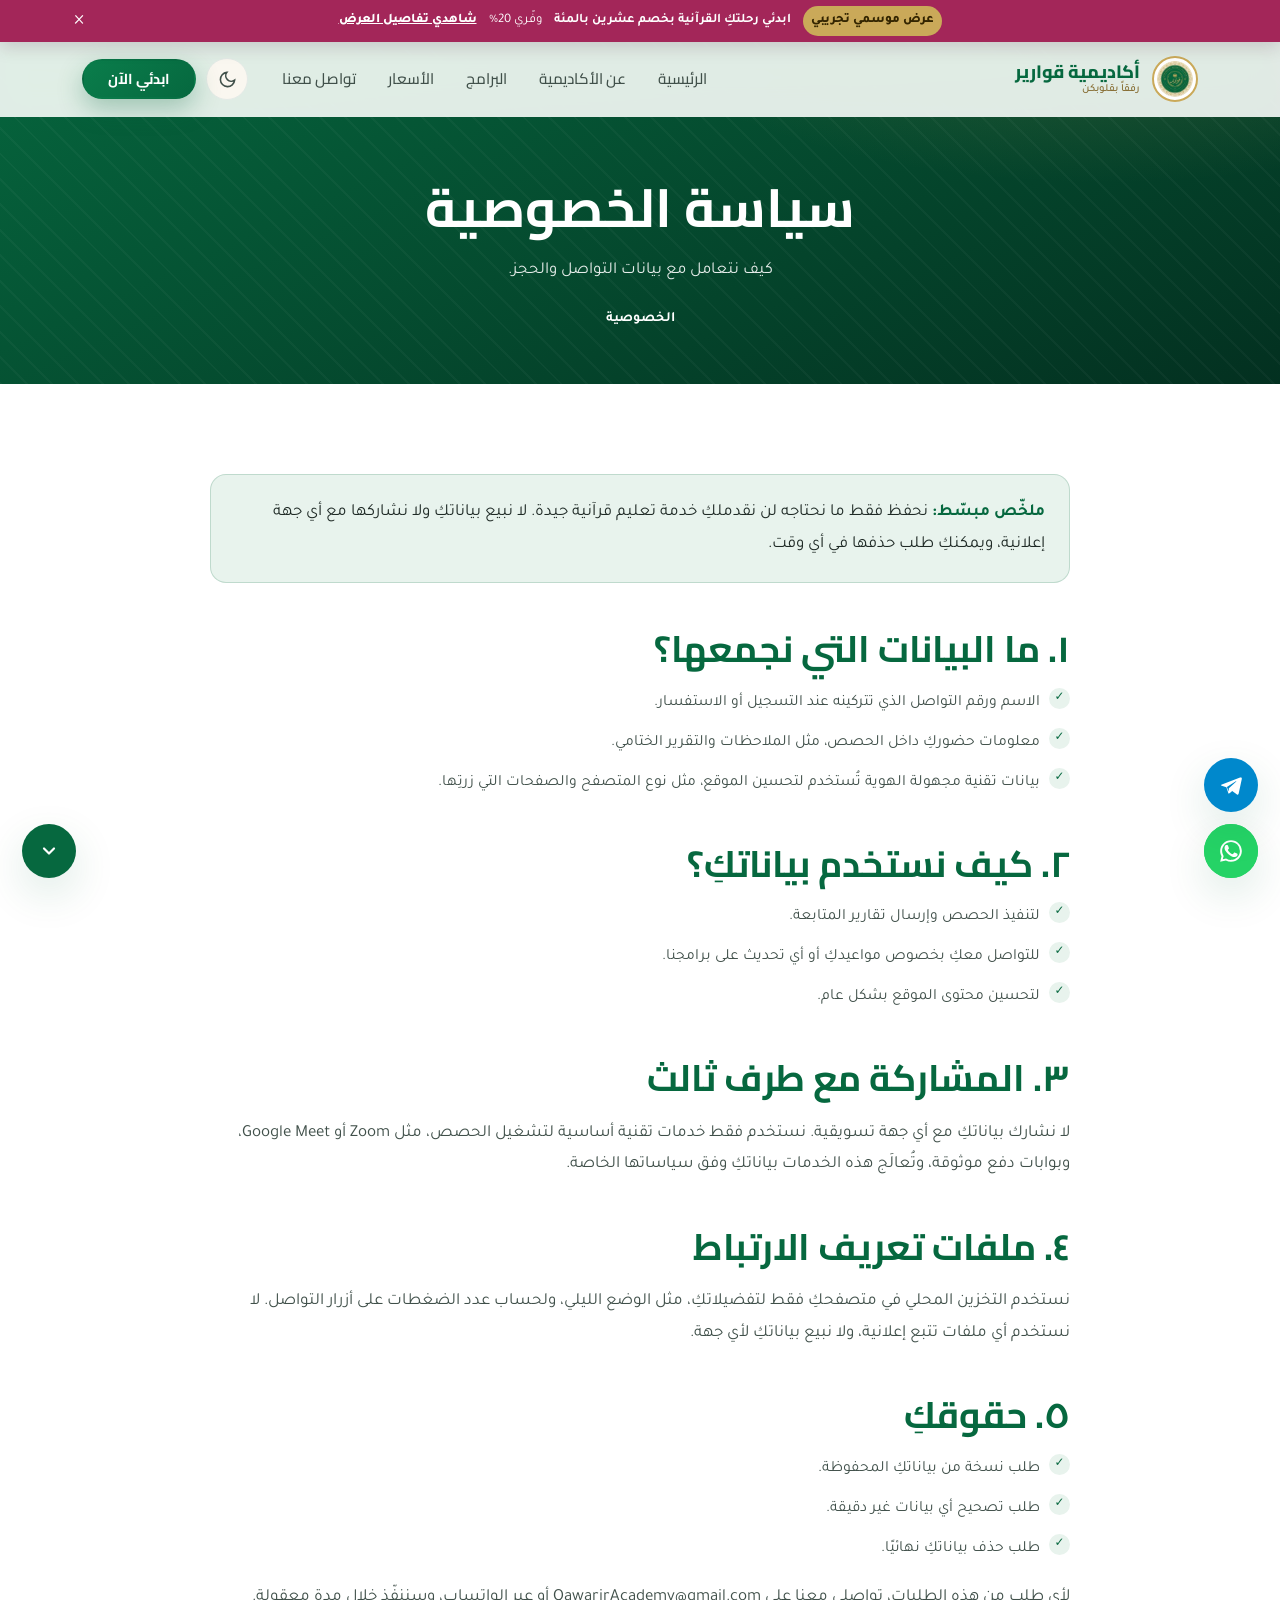
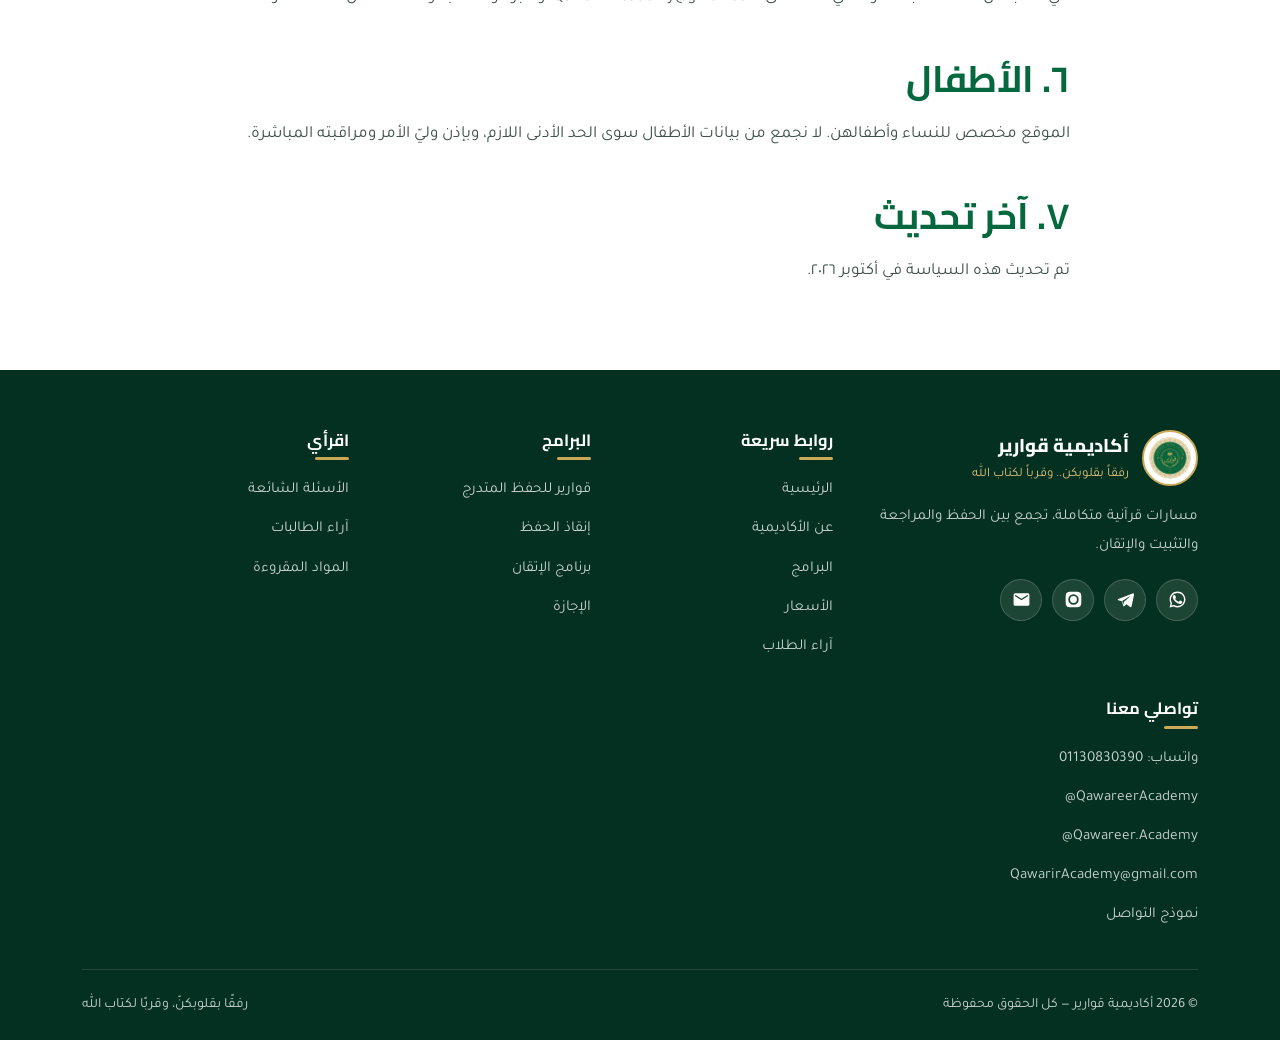
<file: privacy.html>
<!DOCTYPE html>
<html lang="ar" dir="rtl">
<head>
<meta charset="UTF-8">
<meta name="viewport" content="width=device-width, initial-scale=1, viewport-fit=cover">
<meta name="theme-color" content="#06683f">

<title>سياسة الخصوصية | أكاديمية قوارير</title>
<meta name="description" content="توضيح طريقة التعامل مع بيانات التواصل والحجز في موقع أكاديمية قوارير.">
<meta name="keywords" content="سياسة الخصوصية، أكاديمية قوارير">
<meta name="author" content="أكاديمية قوارير">
<meta name="robots" content="index, follow">
<link rel="canonical" href="privacy.html">

<meta property="og:type" content="website">
<meta property="og:locale" content="ar_AR">
<meta property="og:site_name" content="أكاديمية قوارير">
<meta property="og:title" content="سياسة الخصوصية | أكاديمية قوارير">
<meta property="og:description" content="توضيح طريقة التعامل مع بيانات التواصل والحجز في موقع أكاديمية قوارير.">
<meta property="og:image" content="assets/img/og-image.png">
<meta property="og:image:width" content="1200">
<meta property="og:image:height" content="630">
<meta property="og:image:alt" content="أكاديمية قوارير — رفقاً بقلوبكن">
<meta name="twitter:card" content="summary_large_image">
<meta name="twitter:title" content="سياسة الخصوصية | أكاديمية قوارير">
<meta name="twitter:description" content="توضيح طريقة التعامل مع بيانات التواصل والحجز في موقع أكاديمية قوارير.">
<meta name="twitter:image" content="assets/img/og-image.png">
<script type="application/ld+json">
{
  "@context": "https://schema.org",
  "@type": "EducationalOrganization",
  "name": "أكاديمية قوارير",
  "alternateName": "Qawareer Academy",
  "description": "مسارات قرآنية أونلاين للنساء والأطفال، تجمع بين الحفظ والمراجعة والتثبيت وتصحيح التلاوة.",
  "slogan": "رفقاً بقلوبكن.. وقرباً لكتاب الله",
  "url": "",
  "logo": "assets/img/logo.png",
  "image": "assets/img/og-image.png",
  "email": "QawarirAcademy@gmail.com",
  "telephone": "+201130830390",
  "sameAs": [
    "https://t.me/QawareerAcademy",
    "https://instagram.com/Qawareer.Academy"
  ],
  "areaServed": {
    "@type": "Country",
    "name": "مصر"
  },
  "knowsLanguage": "ar",
  "availableLanguage": [
    "ar"
  ]
}
</script>

<link rel="icon" href="assets/img/favicon.svg" type="image/svg+xml">
<link rel="apple-touch-icon" href="assets/img/logo-sm.png">
<link rel="manifest" href="site.webmanifest">

<link rel="preconnect" href="https://fonts.googleapis.com">
<link rel="preconnect" href="https://fonts.gstatic.com" crossorigin>
<link rel="preload" as="style" href="https://fonts.googleapis.com/css2?family=Cairo:wght@400;600;700;800&family=Tajawal:wght@400;500;700&display=swap">
<link rel="stylesheet" href="https://fonts.googleapis.com/css2?family=Cairo:wght@400;600;700;800&family=Tajawal:wght@400;500;700&display=swap" media="print" onload="this.media='all'">
<noscript><link rel="stylesheet" href="https://fonts.googleapis.com/css2?family=Cairo:wght@400;600;700;800&family=Tajawal:wght@400;500;700&display=swap"></noscript>
<link rel="stylesheet" href="assets/css/style.css">
<link rel="preload" as="image" href="assets/img/logo-sm.webp" type="image/webp">
<script src="config.js"></script>
</head>

<body class="has-cursor-effect has-season-bar" data-cursor-style="sparkle" data-cursor-intensity="balanced">
<a class="skip-link" href="#main">تخطّي إلى المحتوى الرئيسي</a>

<div class="progress" aria-hidden="true"><div class="progress__bar"></div></div>
<!--qwr:campaign-bar:start-->
<aside class="season-bar season-theme--giftPink" data-season-bar style="--campaign-bg:#a32659;--campaign-color:#ffffff">
  <div class="container season-bar__in">
    <span class="season-bar__badge">عرض موسمي تجريبي</span>
    <strong>ابدئي رحلتكِ القرآنية بخصم عشرين بالمئة</strong>
    <span>وفّري 20%</span>
    <a href="pricing.html">شاهدي تفاصيل العرض</a>
    <button type="button" data-season-bar-close aria-label="إغلاق التنبيه">×</button>
  </div>
</aside>
<!--qwr:campaign-bar:end-->
<header class="header">
  <div class="container header__bar">
    <a class="brand" href="index.html">
      <picture class="brand__logo-pic">
        <source srcset="assets/img/logo-sm.webp" type="image/webp">
        <img class="brand__logo" src="assets/img/logo-sm.png" alt="شعار أكاديمية قوارير" width="46" height="46" decoding="async">
      </picture>
      <span class="brand__text">
        <span class="brand__name">أكاديمية قوارير</span>
        <span class="brand__tag">رفقاً بقلوبكن</span>
      </span>
    </a>

    <nav class="nav" data-nav aria-label="التنقل الرئيسي">
      <ul class="nav__list">
        <li><a class="nav__link" href="index.html">الرئيسية</a></li>
        <li><a class="nav__link" href="about.html">عن الأكاديمية</a></li>
        <li><a class="nav__link" href="programs.html">البرامج</a></li>
        <li><a class="nav__link" href="pricing.html">الأسعار</a></li>
        <li><a class="nav__link" href="contact.html">تواصل معنا</a></li>
      </ul>
    </nav>

    <div class="header__actions">
      <button class="icon-btn" data-theme-toggle aria-label="تبديل الوضع الليلي">
        <svg class="i-moon" width="19" height="19" viewBox="0 0 24 24" fill="none" stroke="currentColor" stroke-width="2" stroke-linecap="round"><path d="M21 12.8A9 9 0 1 1 11.2 3a7 7 0 0 0 9.8 9.8z"/></svg>
        <svg class="i-sun" width="19" height="19" viewBox="0 0 24 24" fill="none" stroke="currentColor" stroke-width="2" stroke-linecap="round"><circle cx="12" cy="12" r="4"/><path d="M12 2v2m0 16v2M4.9 4.9l1.4 1.4m11.4 11.4 1.4 1.4M2 12h2m16 0h2M4.9 19.1l1.4-1.4M17.7 6.3l1.4-1.4"/></svg>
      </button>
      <a class="btn btn--green btn--sm" href="#contact-cta" data-wa="trial">ابدئي الآن</a>
      <button class="burger" aria-label="فتح القائمة" aria-expanded="false" aria-controls="drawer">
        <span></span><span></span><span></span>
      </button>
    </div>
  </div>
</header>

<div class="drawer" id="drawer">
  <div class="drawer__overlay"></div>
  <aside class="drawer__panel" role="dialog" aria-label="قائمة التنقل">
    <div class="drawer__head">
      <span class="brand__name">أكاديمية قوارير</span>
      <button class="drawer__close" aria-label="إغلاق القائمة"><svg width="18" height="18" viewBox="0 0 24 24" fill="none" stroke="currentColor" stroke-width="2.4" stroke-linecap="round"><path d="M18 6 6 18M6 6l12 12"/></svg></button>
    </div>
    <nav class="drawer__nav" data-nav>
        <a href="index.html">الرئيسية</a>
        <a href="about.html">عن الأكاديمية</a>
        <a href="programs.html">البرامج</a>
        <a href="pricing.html">الأسعار</a>
        <a href="contact.html">تواصل معنا</a>
      </nav>
    <a class="btn btn--gold btn--block" href="#contact-cta" data-wa="trial">ابدئي الآن</a>
  </aside>
</div>

<main id="main">

  <section class="page-hero">
    <div class="container">
      <h1>سياسة الخصوصية</h1>
      <p>كيف نتعامل مع بيانات التواصل والحجز.</p>
      <nav class="crumbs" aria-label="مسار التصفح"><span aria-current="page">الخصوصية</span></nav>
    </div>
  </section>

  <section class="section">
    <div class="container">
      <div class="prose">
        <div class="callout">
          <strong>ملخّص مبسّط:</strong> نحفظ فقط ما نحتاجه لن نقدملكِ خدمة
          تعليم قرآنية جيدة. لا نبيع بياناتكِ ولا نشاركها مع أي جهة
          إعلانية، ويمكنكِ طلب حذفها في أي وقت.
        </div>

        <h2>١. ما البيانات التي نجمعها؟</h2>
        <ul class="tick-list">
          <li>الاسم ورقم التواصل الذي تتركينه عند التسجيل أو الاستفسار.</li>
          <li>معلومات حضوركِ داخل الحصص، مثل الملاحظات والتقرير الختامي.</li>
          <li>بيانات تقنية مجهولة الهوية تُستخدم لتحسين الموقع، مثل نوع المتصفح والصفحات التي زرتِها.</li>
        </ul>

        <h2>٢. كيف نستخدم بياناتكِ؟</h2>
        <ul class="tick-list">
          <li>لتنفيذ الحصص وإرسال تقارير المتابعة.</li>
          <li>للتواصل معكِ بخصوص مواعيدكِ أو أي تحديث على برامجنا.</li>
          <li>لتحسين محتوى الموقع بشكل عام.</li>
        </ul>

        <h2>٣. المشاركة مع طرف ثالث</h2>
        <p>
          لا نشارك بياناتكِ مع أي جهة تسويقية. نستخدم فقط خدمات تقنية
          أساسية لتشغيل الحصص، مثل Zoom أو Google Meet، وبوابات دفع موثوقة،
          وتُعالَج هذه الخدمات بياناتكِ وفق سياساتها الخاصة.
        </p>

        <h2>٤. ملفات تعريف الارتباط</h2>
        <p>
          نستخدم التخزين المحلي في متصفحكِ فقط لتفضيلاتكِ، مثل الوضع الليلي،
          ولحساب عدد الضغطات على أزرار التواصل. لا نستخدم أي ملفات تتبع
          إعلانية، ولا نبيع بياناتكِ لأي جهة.
        </p>

        <h2>٥. حقوقكِ</h2>
        <ul class="tick-list">
          <li>طلب نسخة من بياناتكِ المحفوظة.</li>
          <li>طلب تصحيح أي بيانات غير دقيقة.</li>
          <li>طلب حذف بياناتكِ نهائيًا.</li>
        </ul>
        <p>
          لأي طلب من هذه الطلبات، تواصلي معنا على
          <a href="mailto:QawarirAcademy@gmail.com" data-mail>QawarirAcademy@gmail.com</a>
          أو عبر الواتساب، وسننفّذ خلال مدة معقولة.
        </p>

        <h2>٦. الأطفال</h2>
        <p>
          الموقع مخصص للنساء وأطفالهن. لا نجمع من بيانات الأطفال سوى الحد
          الأدنى اللازم، وبإذن وليّ الأمر ومراقبته المباشرة.
        </p>

        <h2>٧. آخر تحديث</h2>
        <p class="muted">تم تحديث هذه السياسة في أكتوبر ٢٠٢٦.</p>
      </div>
    </div>
  </section>

  <section class="cta-band" hidden hidden hidden hidden hidden hidden hidden hidden hidden hidden hidden hidden hidden hidden hidden id="contact-cta">
    <div class="container">
      <span class="offer">تقييم مستوى مجاني</span>
      <h2>ابدئي من مستواكِ الحالي</h2>
      <p>يساعد التقييم على تحديد البرنامج المناسب ومقدار الحفظ والمراجعة قبل بدء الاشتراك.</p>
      <div class="cta-band__btns">
        <a class="btn btn--gold" href="#" data-wa="trial">
          احجزي تقييم المستوى عبر واتساب
          <svg width="18" height="18" viewBox="0 0 24 24" fill="currentColor" aria-hidden="true"><path fill-rule="evenodd" d="M12 2C6.48 2 2 6.48 2 12c0 1.77.46 3.45 1.27 4.9L2 22l5.25-1.27A9.96 9.96 0 0 0 12 22c5.52 0 10-4.48 10-10S17.52 2 12 2zm0 18.2a8.2 8.2 0 0 1-4.18-1.14l-.3-.18-3.11.82.83-3.1-.2-.31a8.18 8.18 0 0 1-1.26-4.39c0-4.54 3.7-8.23 8.22-8.23 2.2 0 4.26.86 5.82 2.42a8.17 8.17 0 0 1 2.41 5.82c0 4.54-3.7 8.19-8.23 8.19z"/><path d="M17.47 14.38c-.3-.15-1.75-.86-2.02-.96-.27-.1-.47-.15-.67.15-.2.3-.77.96-.94 1.16-.17.2-.35.22-.64.07-.3-.15-1.25-.46-2.38-1.47-.88-.78-1.47-1.75-1.64-2.05-.17-.3-.02-.46.13-.6.13-.14.3-.35.45-.53.15-.18.2-.3.3-.5.1-.2.05-.38-.02-.53-.08-.15-.67-1.6-.92-2.2-.24-.58-.49-.5-.67-.51h-.57c-.2 0-.52.07-.79.37-.27.3-1.04 1.02-1.04 2.48s1.06 2.88 1.21 3.08c.15.2 2.1 3.2 5.07 4.49.71.3 1.26.49 1.69.63.71.22 1.36.19 1.87.12.57-.09 1.75-.72 2-1.41.25-.69.25-1.28.17-1.41-.07-.13-.27-.2-.57-.35z"/></svg>
        </a>
      </div>
















      <p class="cta-band__note">
        أو تواصلي معنا على تيليجرام
        <a href="https://t.me/QawreerAcademy" data-tg><bdi>@QawareerAcademy</bdi></a>
        · أو الإيميل
        <a href="mailto:QawarirAcademy@gmail.com" data-mail><bdi dir="ltr">QawarirAcademy@gmail.com</bdi></a>
      </p>
    </div>
  </section>

</main>

<footer class="footer">
  <div class="container">
    <div class="footer__grid">

      <div>
        <div class="footer__brand">
          <picture class="footer__logo-pic">
            <source srcset="assets/img/logo-sm.webp" type="image/webp">
            <img class="footer__logo" src="assets/img/logo-sm.png" alt="" width="56" height="56" loading="lazy" decoding="async">
          </picture>
          <div>
            <div class="footer__name">أكاديمية قوارير</div>
            <div class="footer__tag">رفقاً بقلوبكن.. وقرباً لكتاب الله</div>
          </div>
        </div>
        <p class="footer__about" data-footer-about>
          مسارات قرآنية متكاملة، تجمع بين الحفظ والمراجعة والتثبيت والإتقان.
        </p>
        <div class="footer__social">
          <a class="footer__soc" href="#" data-wa="general" target="_blank" rel="noopener" aria-label="واتساب"><svg width="19" height="19" viewBox="0 0 24 24" fill="currentColor" aria-hidden="true"><path fill-rule="evenodd" d="M12 2C6.48 2 2 6.48 2 12c0 1.77.46 3.45 1.27 4.9L2 22l5.25-1.27A9.96 9.96 0 0 0 12 22c5.52 0 10-4.48 10-10S17.52 2 12 2zm0 18.2a8.2 8.2 0 0 1-4.18-1.14l-.3-.18-3.11.82.83-3.1-.2-.31a8.18 8.18 0 0 1-1.26-4.39c0-4.54 3.7-8.23 8.22-8.23 2.2 0 4.26.86 5.82 2.42a8.17 8.17 0 0 1 2.41 5.82c0 4.54-3.7 8.19-8.23 8.19z"/><path d="M17.47 14.38c-.3-.15-1.75-.86-2.02-.96-.27-.1-.47-.15-.67.15-.2.3-.77.96-.94 1.16-.17.2-.35.22-.64.07-.3-.15-1.25-.46-2.38-1.47-.88-.78-1.47-1.75-1.64-2.05-.17-.3-.02-.46.13-.6.13-.14.3-.35.45-.53.15-.18.2-.3.3-.5.1-.2.05-.38-.02-.53-.08-.15-.67-1.6-.92-2.2-.24-.58-.49-.5-.67-.51h-.57c-.2 0-.52.07-.79.37-.27.3-1.04 1.02-1.04 2.48s1.06 2.88 1.21 3.08c.15.2 2.1 3.2 5.07 4.49.71.3 1.26.49 1.69.63.71.22 1.36.19 1.87.12.57-.09 1.75-.72 2-1.41.25-.69.25-1.28.17-1.41-.07-.13-.27-.2-.57-.35z"/></svg></a>
          <a class="footer__soc" href="#" target="_blank" rel="noopener" aria-label="تيليجرام"><svg width="19" height="19" viewBox="0 0 24 24" fill="currentColor" aria-hidden="true"><path d="M21.7 4.2 2.9 11.4c-1.1.4-1.1 1.1-.2 1.4l4.7 1.5 1.8 5.5c.2.6.1.8.7.8.5 0 .7-.2 1-.5l2.3-2.2 4.8 3.5c.9.5 1.5.2 1.7-.8l3.1-14.6c.3-1.3-.5-1.9-1.4-1.5zM7.9 13.9l8.9-5.6c.4-.3.8-.1.5.2l-7.4 6.7-.3 3.4z"/></svg></a>
          <a class="footer__soc" href="#" target="_blank" rel="noopener" aria-label="انستجرام"><svg width="19" height="19" viewBox="0 0 24 24" fill="currentColor" aria-hidden="true"><path d="M12 2.2c3.2 0 3.6 0 4.9.1 1.2.1 1.8.2 2.2.4.6.2 1 .5 1.4.9.4.4.7.8.9 1.4.2.4.3 1 .4 2.2.1 1.3.1 1.7.1 4.8s0 3.5-.1 4.8c-.1 1.2-.2 1.8-.4 2.2-.2.6-.5 1-.9 1.4-.4.4-.8.7-1.4.9-.4.2-1 .3-2.2.4-1.3.1-1.7.1-4.9.1s-3.6 0-4.9-.1c-1.2-.1-1.8-.2-2.2-.4-.6-.2-1-.5-1.4-.9-.4-.4-.7-.8-.9-1.4-.2-.4-.3-1-.4-2.2-.1-1.3-.1-1.7-.1-4.8s0-3.5.1-4.8c.1-1.2.2-1.8.4-2.2.2-.6.5-1 .9-1.4.4-.4.8-.7 1.4-.9.4-.2 1-.3 2.2-.4 1.3-.1 1.7-.1 4.8-.1zm0 3.2a6.6 6.6 0 1 0 0 13.2 6.6 6.6 0 0 0 0-13.2zm0 10.9a4.3 4.3 0 1 1 0-8.6 4.3 4.3 0 0 1 0 8.6zm6.9-11.1a1.5 1.5 0 1 1-3.1 0 1.5 1.5 0 0 1 3.1 0z"/></svg></a>
          <a class="footer__soc" href="#" aria-label="البريد الإلكتروني"><svg width="19" height="19" viewBox="0 0 24 24" fill="currentColor" aria-hidden="true"><path d="M20 4H4a2 2 0 0 0-2 2v12a2 2 0 0 0 2 2h16a2 2 0 0 0 2-2V6a2 2 0 0 0-2-2zm0 4-8 5-8-5V6l8 5 8-5v2z"/></svg></a>
        </div>
      </div>
<!--qwr:footer-columns:start-->
      <div>
        <h3 class="footer__title">روابط سريعة</h3>
        <nav class="footer__links">
          <a href="index.html">الرئيسية</a>
          <a href="about.html">عن الأكاديمية</a>
          <a href="programs.html">البرامج</a>
          <a href="pricing.html">الأسعار</a>
          <a href="testimonials.html">آراء الطلاب</a>
        </nav>
      </div>
<!--qwr:footer-columns:end-->

      <div>
        <h3 class="footer__title" data-footer-programs-title>البرامج</h3>
        <nav class="footer__links" data-footer-programs>
          <a href="programs.html#p1">قوارير للحفظ المتدرج</a>
          <a href="programs.html#p2">إنقاذ الحفظ</a>
          <a href="programs.html#p3">برنامج الإتقان</a>
          <a href="programs.html#p3kc1x">الإجازة</a>
        </nav>
      </div>

      <div>
        <h3 class="footer__title">اقرأي</h3>
        <nav class="footer__links">
          <a href="faq.html">الأسئلة الشائعة</a>
          <a href="testimonials.html">آراء الطالبات</a>
          <a href="materials.html">المواد المقروءة</a>
        </nav>
      </div>

      <div>
        <h3 class="footer__title" data-footer-contact-title>تواصلي معنا</h3>
        <nav class="footer__links">
          <a href="#" data-wa="general" target="_blank" rel="noopener">واتساب: <bdi>01130830390</bdi></a>
          <a href="https://t.me/QawreerAcademy" data-tg target="_blank" rel="noopener"><bdi>@QawareerAcademy</bdi></a>
          <a href="#" data-ig target="_blank" rel="noopener"><bdi>@Qawareer.Academy</bdi></a>
          <a href="mailto:QawarirAcademy@gmail.com" data-mail><bdi dir="ltr">QawarirAcademy@gmail.com</bdi></a>
          <a href="contact.html">نموذج التواصل</a>
        </nav>
      </div>

    </div>

    <div class="footer__bottom">
      <span>© <span data-year>2026</span> أكاديمية قوارير — كل الحقوق محفوظة</span>
      <span>رفقًا بقلوبكنّ، وقربًا لكتاب الله</span>
    </div>
  </div>
</footer>

<!--qwr:floaters:start-->
<!-- ================= FLOATING ================= -->
<div class="floaties">
  <div class="floaties__rail floaties__rail--left">
    <a class="floater floater--wa" href="https://wa.me/201130830390" target="_blank" rel="noopener" aria-label="تواصلي عبر واتساب" data-wa="general">
      <svg width="26" height="26" viewBox="0 0 24 24" fill="currentColor" aria-hidden="true"><path fill-rule="evenodd" d="M12 2C6.48 2 2 6.48 2 12c0 1.77.46 3.45 1.27 4.9L2 22l5.25-1.27A9.96 9.96 0 0 0 12 22c5.52 0 10-4.48 10-10S17.52 2 12 2zm0 18.2a8.2 8.2 0 0 1-4.18-1.14l-.3-.18-3.11.82.83-3.1-.2-.31a8.18 8.18 0 0 1-1.26-4.39c0-4.54 3.7-8.23 8.22-8.23 2.2 0 4.26.86 5.82 2.42a8.17 8.17 0 0 1 2.41 5.82c0 4.54-3.7 8.19-8.23 8.19z"/><path d="M17.47 14.38c-.3-.15-1.75-.86-2.02-.96-.27-.1-.47-.15-.67.15-.2.3-.77.96-.94 1.16-.17.2-.35.22-.64.07-.3-.15-1.25-.46-2.38-1.47-.88-.78-1.47-1.75-1.64-2.05-.17-.3-.02-.46.13-.6.13-.14.3-.35.45-.53.15-.18.2-.3.3-.5.1-.2.05-.38-.02-.53-.08-.15-.67-1.6-.92-2.2-.24-.58-.49-.5-.67-.51h-.57c-.2 0-.52.07-.79.37-.27.3-1.04 1.02-1.04 2.48s1.06 2.88 1.21 3.08c.15.2 2.1 3.2 5.07 4.49.71.3 1.26.49 1.69.63.71.22 1.36.19 1.87.12.57-.09 1.75-.72 2-1.41.25-.69.25-1.28.17-1.41-.07-.13-.27-.2-.57-.35z"/></svg>
    </a>
    <a class="floater floater--tg" href="https://t.me/QawreerAcademy" target="_blank" rel="noopener" aria-label="تواصلي عبر تيليجرام">
      <svg width="24" height="24" viewBox="0 0 24 24" fill="currentColor" aria-hidden="true"><path d="M21.7 4.2 2.9 11.4c-1.1.4-1.1 1.1-.2 1.4l4.7 1.5 1.8 5.5c.2.6.1.8.7.8.5 0 .7-.2 1-.5l2.3-2.2 4.8 3.5c.9.5 1.5.2 1.7-.8l3.1-14.6c.3-1.3-.5-1.9-1.4-1.5zM7.9 13.9l8.9-5.6c.4-.3.8-.1.5.2l-7.4 6.7-.3 3.4z"/></svg>
    </a>
  </div>
  <div class="floaties__rail floaties__rail--right">
    <button class="floater floater--bottom" aria-label="الذهاب إلى أسفل الصفحة">
      <svg width="20" height="20" viewBox="0 0 24 24" fill="none" stroke="currentColor" stroke-width="2.6" stroke-linecap="round" stroke-linejoin="round" aria-hidden="true"><path d="m6 9 6 6 6-6"/></svg>
    </button>
    <button class="floater floater--top" aria-label="العودة إلى الأعلى">
      <svg width="20" height="20" viewBox="0 0 24 24" fill="none" stroke="currentColor" stroke-width="2.6" stroke-linecap="round" stroke-linejoin="round" aria-hidden="true"><path d="m18 15-6-6-6 6"/></svg>
    </button>
  </div>
</div>
<!--qwr:floaters:end-->

<nav class="mobile-nav" data-nav aria-label="تنقل سريع">
  <a class="mobile-nav__item" href="index.html">
    <svg viewBox="0 0 24 24" fill="none" stroke="currentColor" stroke-width="2" stroke-linecap="round" stroke-linejoin="round"><path d="m3 10 9-7 9 7v10a2 2 0 0 1-2 2H5a2 2 0 0 1-2-2z"/><path d="M9 22V12h6v10"/></svg>
    <span>الرئيسية</span>
  </a>
  <a class="mobile-nav__item" href="programs.html">
    <svg viewBox="0 0 24 24" fill="none" stroke="currentColor" stroke-width="2" stroke-linecap="round" stroke-linejoin="round"><path d="M4 19.5A2.5 2.5 0 0 1 6.5 17H20"/><path d="M6.5 2H20v20H6.5A2.5 2.5 0 0 1 4 19.5v-15A2.5 2.5 0 0 1 6.5 2z"/></svg>
    <span>البرامج</span>
  </a>
  <a class="mobile-nav__item" href="pricing.html">
    <svg viewBox="0 0 24 24" fill="none" stroke="currentColor" stroke-width="2" stroke-linecap="round" stroke-linejoin="round"><path d="M12 1v22M17 5H9.5a3.5 3.5 0 0 0 0 7h5a3.5 3.5 0 0 1 0 7H6"/></svg>
    <span>الأسعار</span>
  </a>
  <a class="mobile-nav__item" href="materials.html">
    <svg viewBox="0 0 24 24" fill="none" stroke="currentColor" stroke-width="2" stroke-linecap="round" stroke-linejoin="round"><path d="M4 19.5A2.5 2.5 0 0 1 6.5 17H20"/><path d="M6.5 2H20v20H6.5A2.5 2.5 0 0 1 4 19.5v-15A2.5 2.5 0 0 1 6.5 2z"/></svg>
    <span>المواد</span>
  </a>
  <a class="mobile-nav__item" href="contact.html">
    <svg viewBox="0 0 24 24" fill="none" stroke="currentColor" stroke-width="2" stroke-linecap="round" stroke-linejoin="round"><path d="M21 15a2 2 0 0 1-2 2H7l-4 4V5a2 2 0 0 1 2-2h14a2 2 0 0 1 2 2z"/></svg>
    <span>تواصل</span>
  </a>
</nav>

<script src="assets/js/main.js"></script>
<script>
(function(){
  var C = window.SITE || {};
  if (!C.gaId) return;
  var s = document.createElement('script');
  s.async = true;
  s.src = 'https://www.googletagmanager.com/gtag/js?id=' + encodeURIComponent(C.gaId);
  document.head.appendChild(s);
  window.dataLayer = window.dataLayer || [];
  function gtag(){dataLayer.push(arguments);}
  gtag('js', new Date());
  gtag('config', C.gaId);
  window.gtag = gtag;
})();
</script>
</body>
</html>
</file>
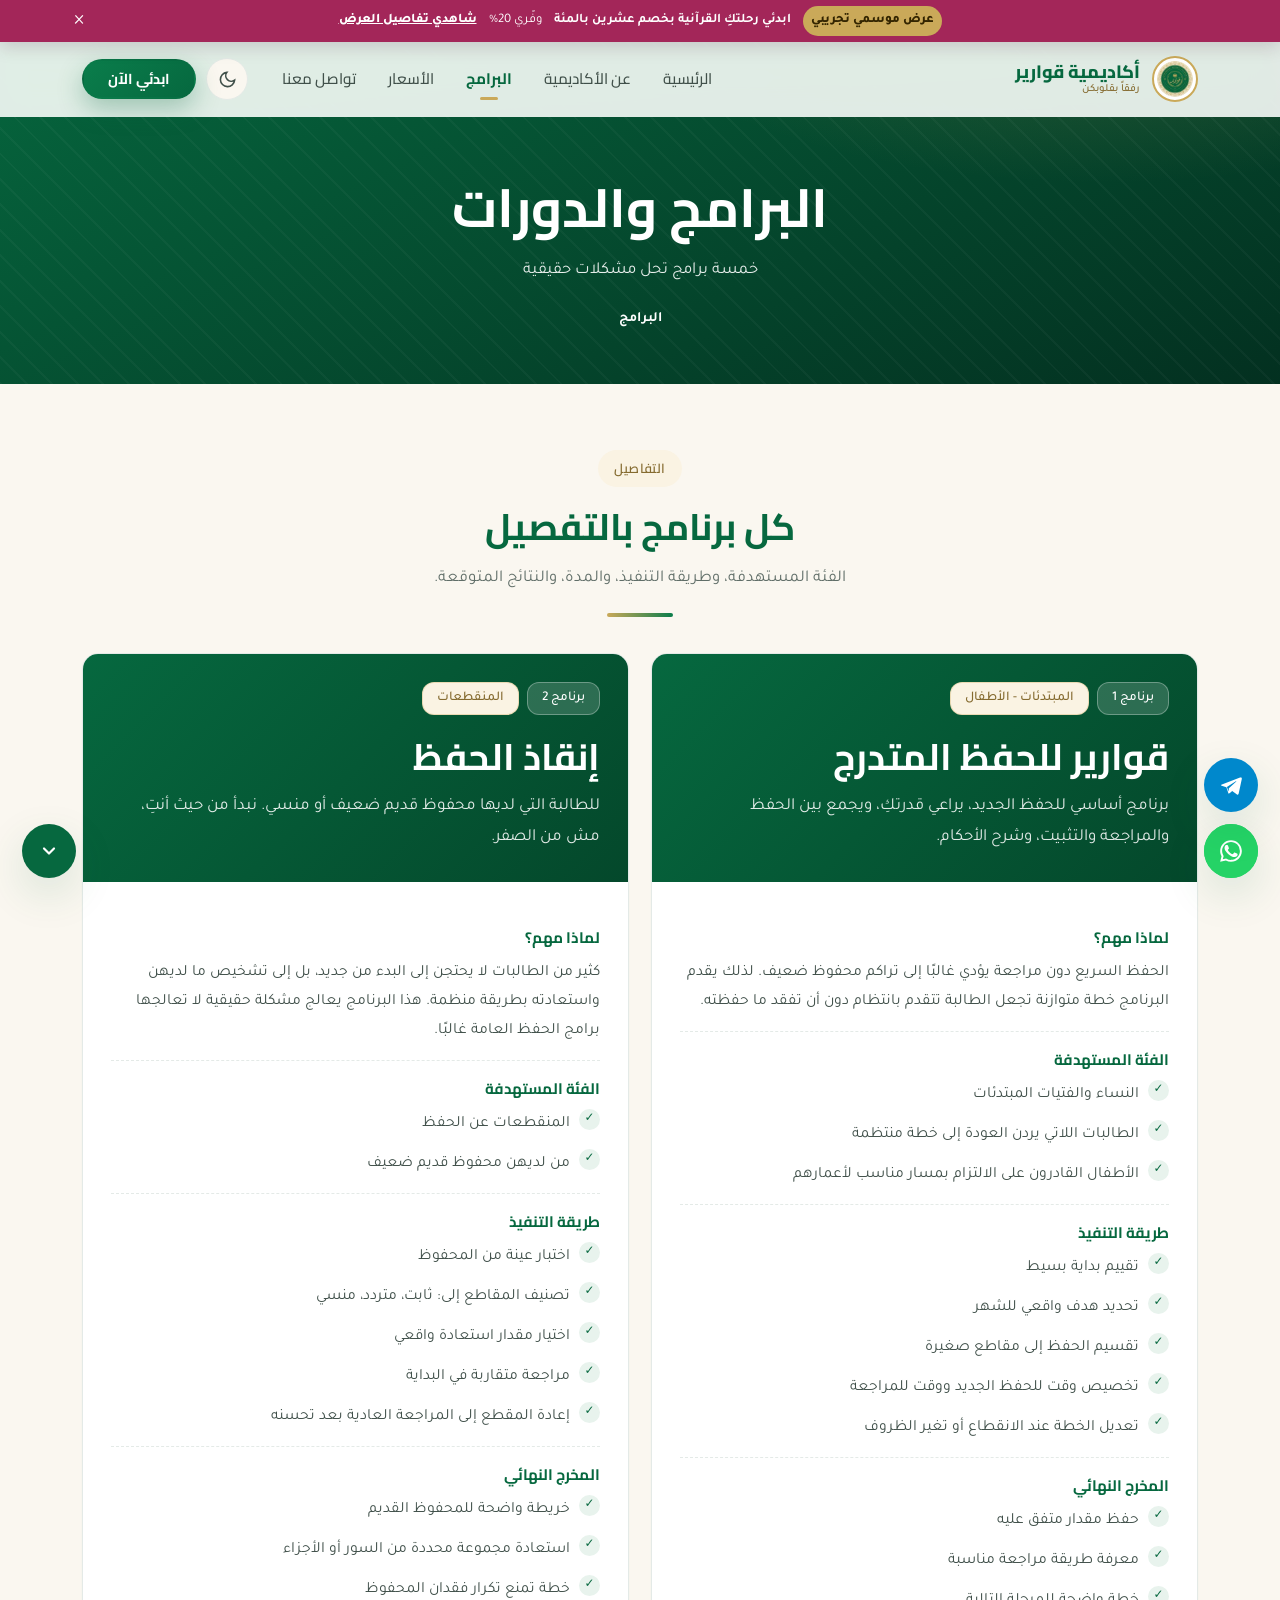
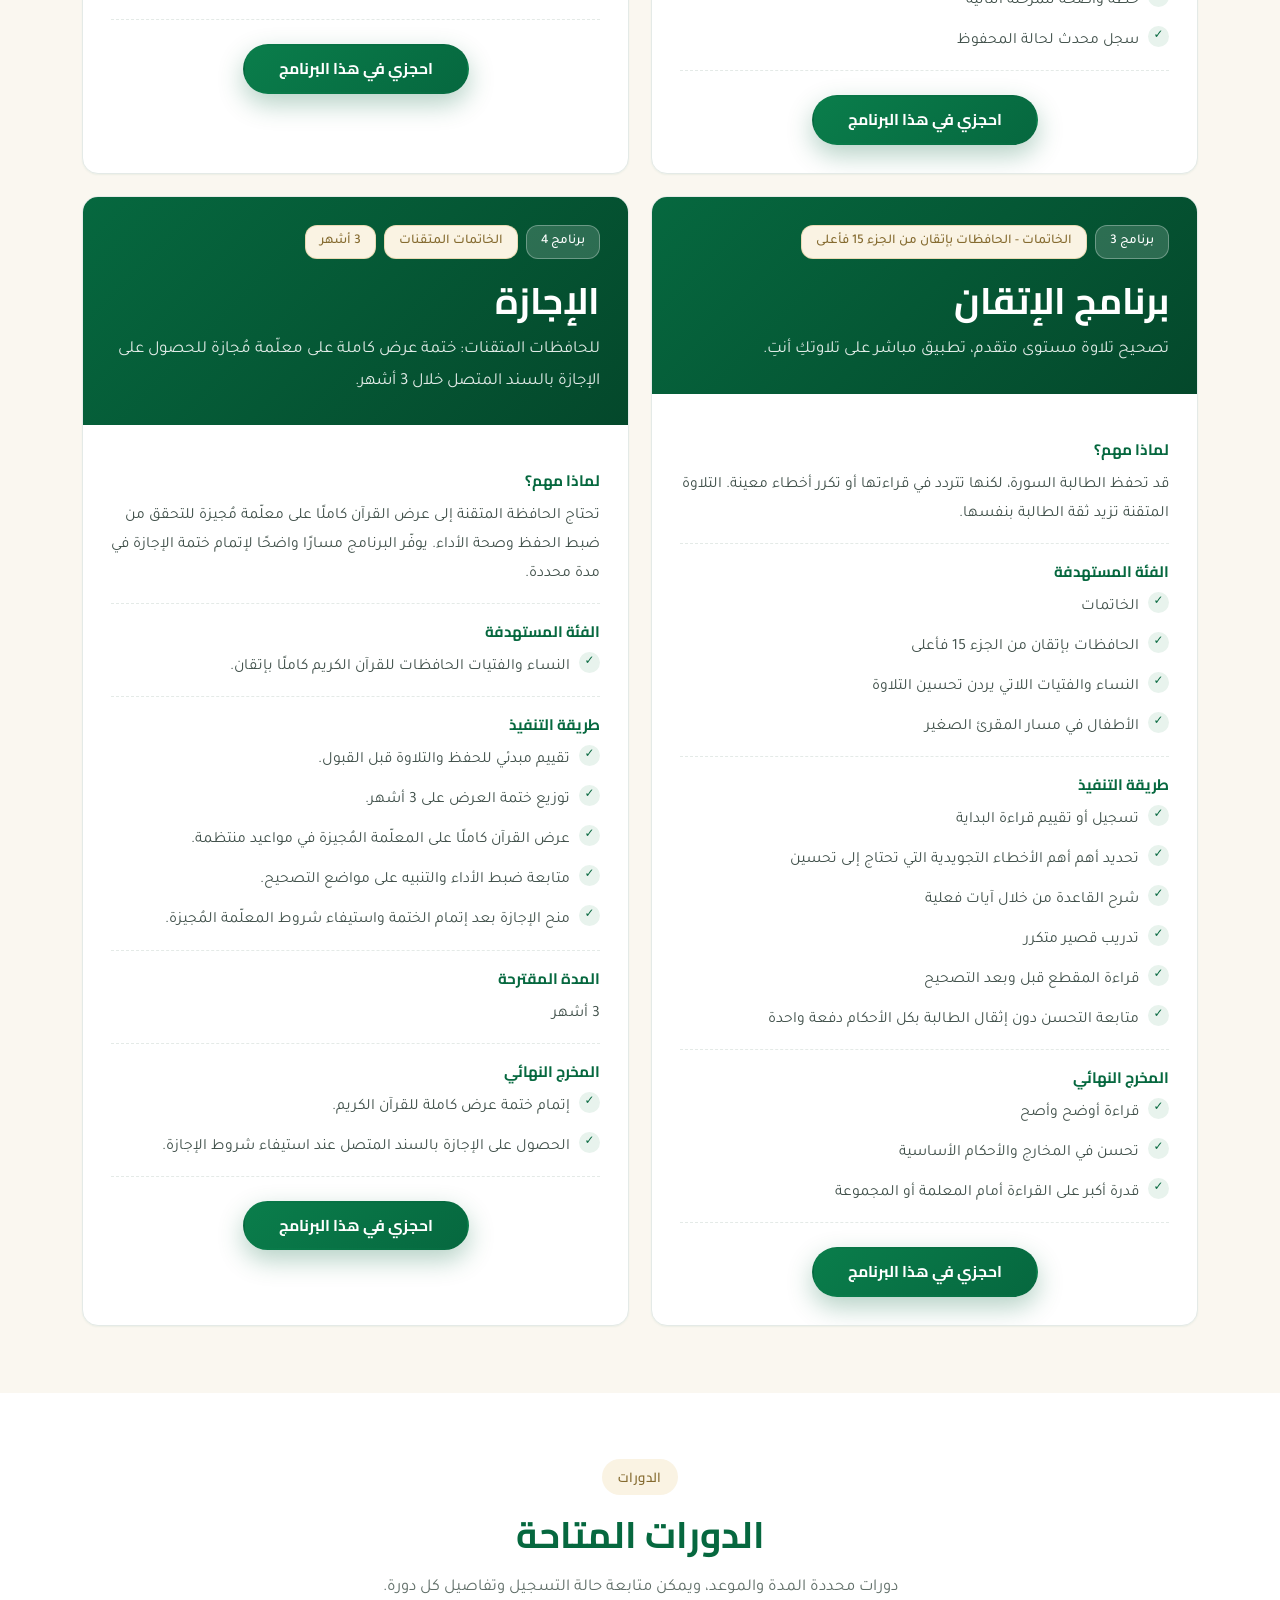
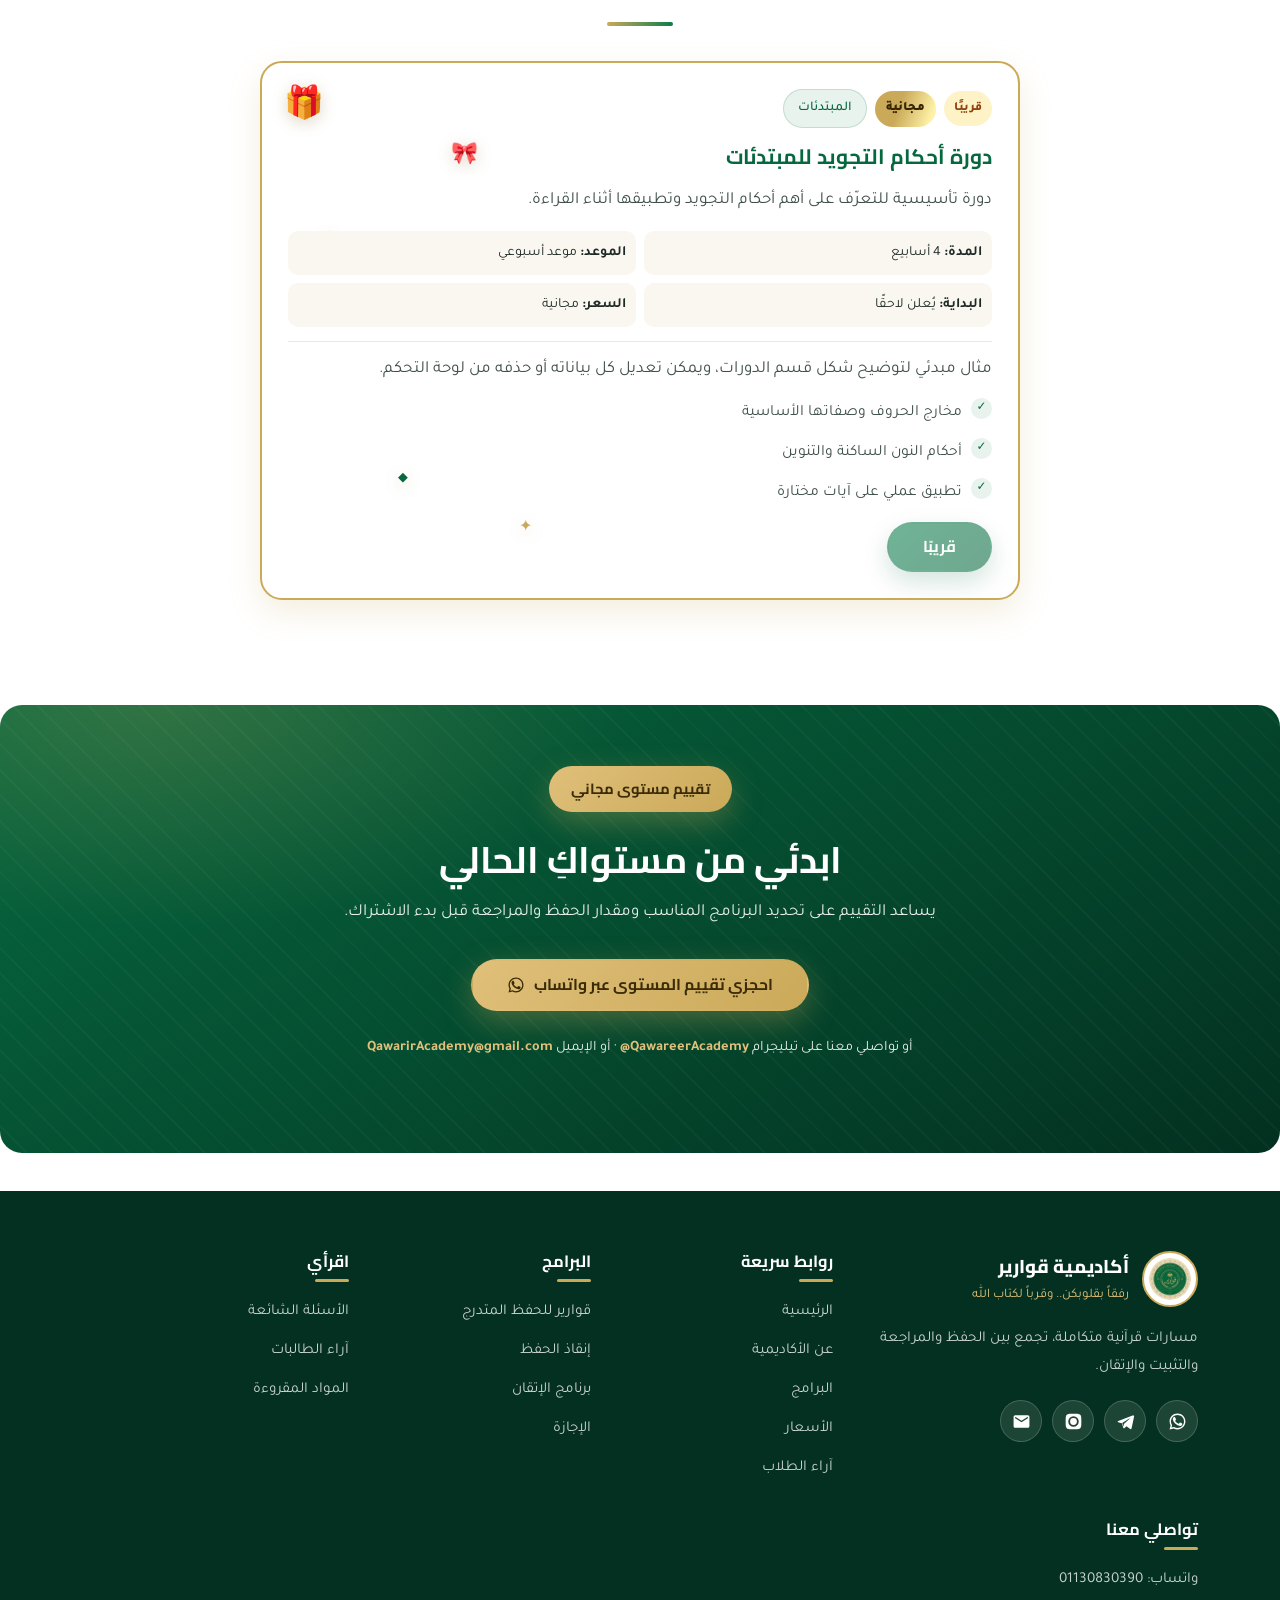
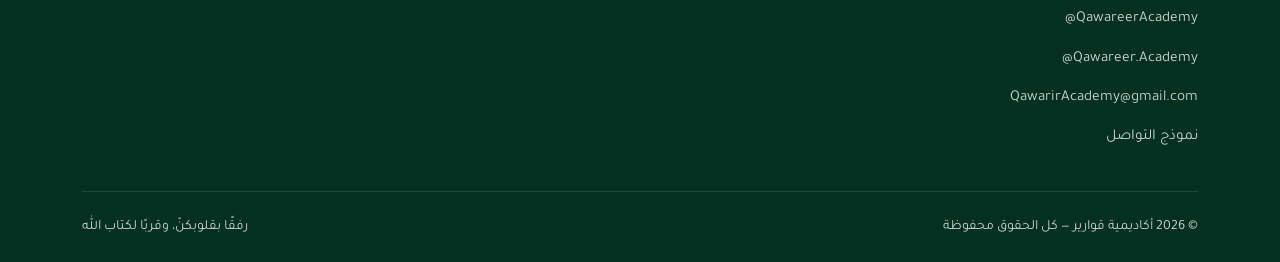
<file: programs.html>
<!DOCTYPE html>
<html lang="ar" dir="rtl">
<head>
<meta charset="UTF-8">
<meta name="viewport" content="width=device-width, initial-scale=1, viewport-fit=cover">
<meta name="theme-color" content="#06683f">

<title>برامج أكاديمية قوارير | الحفظ والإتقان والإجازة</title>
<meta name="description" content="برامج للحفظ المتدرج، واستعادة المحفوظ، وتصحيح التلاوة، وختمة الإجازة للنساء والأطفال أونلاين.">
<meta name="keywords" content="برامج قرآنية، حفظ متدرج، إنقاذ الحفظ، برنامج أطفال قرآن">
<meta name="author" content="أكاديمية قوارير">
<meta name="robots" content="index, follow">
<link rel="canonical" href="programs.html">

<meta property="og:type" content="website">
<meta property="og:locale" content="ar_AR">
<meta property="og:site_name" content="أكاديمية قوارير">
<meta property="og:title" content="برامج أكاديمية قوارير | الحفظ والإتقان والإجازة">
<meta property="og:description" content="برامج للحفظ المتدرج، واستعادة المحفوظ، وتصحيح التلاوة، وختمة الإجازة للنساء والأطفال أونلاين.">
<meta property="og:image" content="assets/img/og-image.png">
<meta property="og:image:width" content="1200">
<meta property="og:image:height" content="630">
<meta property="og:image:alt" content="أكاديمية قوارير — رفقاً بقلوبكن">
<meta name="twitter:card" content="summary_large_image">
<meta name="twitter:title" content="برامج أكاديمية قوارير | الحفظ والإتقان والإجازة">
<meta name="twitter:description" content="برامج للحفظ المتدرج، واستعادة المحفوظ، وتصحيح التلاوة، وختمة الإجازة للنساء والأطفال أونلاين.">
<meta name="twitter:image" content="assets/img/og-image.png">
<script type="application/ld+json">
{
  "@context": "https://schema.org",
  "@type": "ItemList",
  "itemListElement": [
    {
      "@type": "Service",
      "name": "قوارير للحفظ المتدرج",
      "description": "برنامج أساسي للحفظ الجديد، يراعي اختلاف وقت الطالبة وقدرتها، ويجمع بين الحفظ والمراجعة والتثبيت.",
      "serviceType": "تعليم قرآني أونلاين",
      "provider": {
        "@type": "EducationalOrganization",
        "name": "أكاديمية قوارير"
      },
      "areaServed": {
        "@type": "Country",
        "name": "مصر"
      },
      "availableLanguage": "ar"
    },
    {
      "@type": "Service",
      "name": "إنقاذ الحفظ",
      "description": "برنامج للطالبة التي لديها أجزاء أو سور محفوظة سابقًا، لكنها ضعفت أو نسيت جزءًا كبيرًا منها.",
      "serviceType": "تعليم قرآني أونلاين",
      "provider": {
        "@type": "EducationalOrganization",
        "name": "أكاديمية قوارير"
      },
      "areaServed": {
        "@type": "Country",
        "name": "مصر"
      },
      "availableLanguage": "ar"
    },
    {
      "@type": "Service",
      "name": "تلاوة متقنة وواثقة",
      "description": "برنامج يجمع تصحيح القراءة، ومخارج الحروف، وأحكام التجويد الأساسية، وتحسين الثقة عند التلاوة.",
      "serviceType": "تعليم قرآني أونلاين",
      "provider": {
        "@type": "EducationalOrganization",
        "name": "أكاديمية قوارير"
      },
      "areaServed": {
        "@type": "Country",
        "name": "مصر"
      },
      "availableLanguage": "ar"
    },
    {
      "@type": "Service",
      "name": "البيت القرآني",
      "description": "برنامج يساعد الأم على بناء عادة قرآنية داخل المنزل، ويجعل القرآن جزءًا من الحياة اليومية لا مهمة مرتبطة بالحصة فقط.",
      "serviceType": "تعليم قرآني أونلاين",
      "provider": {
        "@type": "EducationalOrganization",
        "name": "أكاديمية قوارير"
      },
      "areaServed": {
        "@type": "Country",
        "name": "مصر"
      },
      "availableLanguage": "ar"
    },
    {
      "@type": "Service",
      "name": "أحب القرآن",
      "description": "برنامج للأطفال يركز على بناء المحبة والألفة مع القرآن قبل التركيز على كمية الحفظ.",
      "serviceType": "تعليم قرآني أونلاين",
      "provider": {
        "@type": "EducationalOrganization",
        "name": "أكاديمية قوارير"
      },
      "areaServed": {
        "@type": "Country",
        "name": "مصر"
      },
      "availableLanguage": "ar"
    }
  ]
}
</script><script type="application/ld+json">
{
  "@context": "https://schema.org",
  "@type": "BreadcrumbList",
  "itemListElement": [
    {
      "@type": "ListItem",
      "position": 1,
      "name": "الرئيسية",
      "item": "index.html"
    },
    {
      "@type": "ListItem",
      "position": 2,
      "name": "البرامج"
    }
  ]
}
</script>

<link rel="icon" href="assets/img/favicon.svg" type="image/svg+xml">
<link rel="apple-touch-icon" href="assets/img/logo-sm.png">
<link rel="manifest" href="site.webmanifest">

<link rel="preconnect" href="https://fonts.googleapis.com">
<link rel="preconnect" href="https://fonts.gstatic.com" crossorigin>
<link rel="preload" as="style" href="https://fonts.googleapis.com/css2?family=Cairo:wght@400;600;700;800&family=Tajawal:wght@400;500;700&display=swap">
<link rel="stylesheet" href="https://fonts.googleapis.com/css2?family=Cairo:wght@400;600;700;800&family=Tajawal:wght@400;500;700&display=swap" media="print" onload="this.media='all'">
<noscript><link rel="stylesheet" href="https://fonts.googleapis.com/css2?family=Cairo:wght@400;600;700;800&family=Tajawal:wght@400;500;700&display=swap"></noscript>
<link rel="stylesheet" href="assets/css/style.css">
<link rel="preload" as="image" href="assets/img/logo-sm.webp" type="image/webp">
<script src="config.js"></script>
</head>

<body class="has-cursor-effect has-season-bar" data-cursor-style="sparkle" data-cursor-intensity="balanced">
<a class="skip-link" href="#main">تخطّي إلى المحتوى الرئيسي</a>

<div class="progress" aria-hidden="true"><div class="progress__bar"></div></div>
<!--qwr:campaign-bar:start-->
<aside class="season-bar season-theme--giftPink" data-season-bar style="--campaign-bg:#a32659;--campaign-color:#ffffff">
  <div class="container season-bar__in">
    <span class="season-bar__badge">عرض موسمي تجريبي</span>
    <strong>ابدئي رحلتكِ القرآنية بخصم عشرين بالمئة</strong>
    <span>وفّري 20%</span>
    <a href="pricing.html">شاهدي تفاصيل العرض</a>
    <button type="button" data-season-bar-close aria-label="إغلاق التنبيه">×</button>
  </div>
</aside>
<!--qwr:campaign-bar:end-->
<header class="header">
  <div class="container header__bar">
    <a class="brand" href="index.html">
      <picture class="brand__logo-pic">
        <source srcset="assets/img/logo-sm.webp" type="image/webp">
        <img class="brand__logo" src="assets/img/logo-sm.png" alt="شعار أكاديمية قوارير" width="46" height="46" decoding="async">
      </picture>
      <span class="brand__text">
        <span class="brand__name">أكاديمية قوارير</span>
        <span class="brand__tag">رفقاً بقلوبكن</span>
      </span>
    </a>

    <nav class="nav" data-nav aria-label="التنقل الرئيسي">
      <ul class="nav__list">
        <li><a class="nav__link" href="index.html">الرئيسية</a></li>
        <li><a class="nav__link" href="about.html">عن الأكاديمية</a></li>
        <li><a class="nav__link" href="programs.html">البرامج</a></li>
        <li><a class="nav__link" href="pricing.html">الأسعار</a></li>
        <li><a class="nav__link" href="contact.html">تواصل معنا</a></li>
      </ul>
    </nav>

    <div class="header__actions">
      <button class="icon-btn" data-theme-toggle aria-label="تبديل الوضع الليلي">
        <svg class="i-moon" width="19" height="19" viewBox="0 0 24 24" fill="none" stroke="currentColor" stroke-width="2" stroke-linecap="round"><path d="M21 12.8A9 9 0 1 1 11.2 3a7 7 0 0 0 9.8 9.8z"/></svg>
        <svg class="i-sun" width="19" height="19" viewBox="0 0 24 24" fill="none" stroke="currentColor" stroke-width="2" stroke-linecap="round"><circle cx="12" cy="12" r="4"/><path d="M12 2v2m0 16v2M4.9 4.9l1.4 1.4m11.4 11.4 1.4 1.4M2 12h2m16 0h2M4.9 19.1l1.4-1.4M17.7 6.3l1.4-1.4"/></svg>
      </button>
      <a class="btn btn--green btn--sm" href="#contact-cta" data-wa="trial">ابدئي الآن</a>
      <button class="burger" aria-label="فتح القائمة" aria-expanded="false" aria-controls="drawer">
        <span></span><span></span><span></span>
      </button>
    </div>
  </div>
</header>

<div class="drawer" id="drawer">
  <div class="drawer__overlay"></div>
  <aside class="drawer__panel" role="dialog" aria-label="قائمة التنقل">
    <div class="drawer__head">
      <span class="brand__name">أكاديمية قوارير</span>
      <button class="drawer__close" aria-label="إغلاق القائمة"><svg width="18" height="18" viewBox="0 0 24 24" fill="none" stroke="currentColor" stroke-width="2.4" stroke-linecap="round"><path d="M18 6 6 18M6 6l12 12"/></svg></button>
    </div>
    <nav class="drawer__nav" data-nav>
        <a href="index.html">الرئيسية</a>
        <a href="about.html">عن الأكاديمية</a>
        <a href="programs.html">البرامج</a>
        <a href="pricing.html">الأسعار</a>
        <a href="contact.html">تواصل معنا</a>
      </nav>
    <a class="btn btn--gold btn--block" href="#contact-cta" data-wa="trial">ابدئي الآن</a>
  </aside>
</div>

<main id="main">

  <section class="page-hero">
    <div class="container">
      <h1>البرامج والدورات</h1>
      <p>خمسة برامج تحل مشكلات حقيقية</p>
      <nav class="crumbs" aria-label="مسار التصفح"><span aria-current="page">البرامج</span></nav>
    </div>
  </section>

  <section class="section section--alt">
    <div class="container">
      <div class="sec-head sec-head--center">
        <span class="kicker">التفاصيل</span>
        <h2>كل برنامج بالتفصيل</h2>
        <p>الفئة المستهدفة، وطريقة التنفيذ، والمدة، والنتائج المتوقعة.</p>
        <div class="rule"></div>
      </div>
<!--qwr:program-details:start-->
      <div class="program-details-grid">
      <article class="prog-detail mb-4" id="p1" data-reveal>
        <div class="prog-detail__head">
          <div class="chips mb-2">
            <span class="chip" style="background:rgba(255,255,255,.16);color:#fff;border-color:rgba(255,255,255,.3)">برنامج 1</span>
            <span class="chip chip--gold">المبتدئات - الأطفال</span>

          </div>
          <h2>قوارير للحفظ المتدرج</h2>
          <p>برنامج أساسي للحفظ الجديد، يراعي قدرتكِ، ويجمع بين الحفظ والمراجعة والتثبيت، وشرح الأحكام.</p>
        </div>
        <div class="prog-detail__body">
          <div class="prog-detail__row">
            <div class="prog-detail__key">لماذا مهم؟</div>
            <div class="prog-detail__val">الحفظ السريع دون مراجعة يؤدي غالبًا إلى تراكم محفوظ ضعيف. لذلك يقدم البرنامج خطة متوازنة تجعل الطالبة تتقدم بانتظام دون أن تفقد ما حفظته.</div>
          </div>
          <div class="prog-detail__row">
            <div class="prog-detail__key">الفئة المستهدفة</div>
            <div class="prog-detail__val">
              <ul class="tick-list">
                <li>النساء والفتيات المبتدئات</li>
                <li>الطالبات اللاتي يردن العودة إلى خطة منتظمة</li>
                <li>الأطفال القادرون على الالتزام بمسار مناسب لأعمارهم</li>
              </ul>
            </div>
          </div>
          <div class="prog-detail__row">
            <div class="prog-detail__key">طريقة التنفيذ</div>
            <div class="prog-detail__val">
              <ul class="tick-list">
                <li>تقييم بداية بسيط</li>
                <li>تحديد هدف واقعي للشهر</li>
                <li>تقسيم الحفظ إلى مقاطع صغيرة</li>
                <li>تخصيص وقت للحفظ الجديد ووقت للمراجعة</li>
                <li>تعديل الخطة عند الانقطاع أو تغير الظروف</li>
              </ul>
            </div>
          </div>

          <div class="prog-detail__row">
            <div class="prog-detail__key">المخرج النهائي</div>
            <div class="prog-detail__val">
              <ul class="tick-list">
                <li>حفظ مقدار متفق عليه</li>
                <li>معرفة طريقة مراجعة مناسبة</li>
                <li>خطة واضحة للمرحلة التالية</li>
                <li>سجل محدث لحالة المحفوظ</li>
              </ul>
            </div>
          </div>
          <div class="center mt-3">
            <a class="btn btn--green" href="#" data-wa="program" data-ctx="قوارير للحفظ المتدرج">احجزي في هذا البرنامج</a>
          </div>
        </div>
      </article>
      <article class="prog-detail mb-4" id="p2" data-reveal>
        <div class="prog-detail__head">
          <div class="chips mb-2">
            <span class="chip" style="background:rgba(255,255,255,.16);color:#fff;border-color:rgba(255,255,255,.3)">برنامج 2</span>
            <span class="chip chip--gold">المنقطعات</span>

          </div>
          <h2>إنقاذ الحفظ</h2>
          <p>للطالبة التي لديها محفوظ قديم ضعيف أو منسي. نبدأ من حيث أنتِ، مش من الصفر.</p>
        </div>
        <div class="prog-detail__body">
          <div class="prog-detail__row">
            <div class="prog-detail__key">لماذا مهم؟</div>
            <div class="prog-detail__val">كثير من الطالبات لا يحتجن إلى البدء من جديد، بل إلى تشخيص ما لديهن واستعادته بطريقة منظمة. هذا البرنامج يعالج مشكلة حقيقية لا تعالجها برامج الحفظ العامة غالبًا.</div>
          </div>
          <div class="prog-detail__row">
            <div class="prog-detail__key">الفئة المستهدفة</div>
            <div class="prog-detail__val">
              <ul class="tick-list">
                <li>المنقطعات عن الحفظ</li>
                <li>من لديهن محفوظ قديم ضعيف</li>
              </ul>
            </div>
          </div>
          <div class="prog-detail__row">
            <div class="prog-detail__key">طريقة التنفيذ</div>
            <div class="prog-detail__val">
              <ul class="tick-list">
                <li>اختبار عينة من المحفوظ</li>
                <li>تصنيف المقاطع إلى: ثابت، متردد، منسي</li>
                <li>اختيار مقدار استعادة واقعي</li>
                <li>مراجعة متقاربة في البداية</li>
                <li>إعادة المقطع إلى المراجعة العادية بعد تحسنه</li>
              </ul>
            </div>
          </div>

          <div class="prog-detail__row">
            <div class="prog-detail__key">المخرج النهائي</div>
            <div class="prog-detail__val">
              <ul class="tick-list">
                <li>خريطة واضحة للمحفوظ القديم</li>
                <li>استعادة مجموعة محددة من السور أو الأجزاء</li>
                <li>خطة تمنع تكرار فقدان المحفوظ</li>
              </ul>
            </div>
          </div>
          <div class="center mt-3">
            <a class="btn btn--green" href="#" data-wa="program" data-ctx="إنقاذ الحفظ">احجزي في هذا البرنامج</a>
          </div>
        </div>
      </article>
      <article class="prog-detail mb-4" id="p3" data-reveal>
        <div class="prog-detail__head">
          <div class="chips mb-2">
            <span class="chip" style="background:rgba(255,255,255,.16);color:#fff;border-color:rgba(255,255,255,.3)">برنامج 3</span>
            <span class="chip chip--gold">الخاتمات - الحافظات بإتقان من الجزء 15 فأعلى</span>

          </div>
          <h2>برنامج الإتقان</h2>
          <p>تصحيح تلاوة مستوى متقدم، تطبيق مباشر على تلاوتكِ أنتِ.</p>
        </div>
        <div class="prog-detail__body">
          <div class="prog-detail__row">
            <div class="prog-detail__key">لماذا مهم؟</div>
            <div class="prog-detail__val">قد تحفظ الطالبة السورة، لكنها تتردد في قراءتها أو تكرر أخطاء معينة. التلاوة المتقنة تزيد ثقة الطالبة بنفسها.</div>
          </div>
          <div class="prog-detail__row">
            <div class="prog-detail__key">الفئة المستهدفة</div>
            <div class="prog-detail__val">
              <ul class="tick-list">
                <li>الخاتمات</li>
                <li>الحافظات بإتقان من الجزء 15 فأعلى</li>
                <li>النساء والفتيات اللاتي يردن تحسين التلاوة</li>
                <li>الأطفال في مسار المقرئ الصغير</li>
              </ul>
            </div>
          </div>
          <div class="prog-detail__row">
            <div class="prog-detail__key">طريقة التنفيذ</div>
            <div class="prog-detail__val">
              <ul class="tick-list">
                <li>تسجيل أو تقييم قراءة البداية</li>
                <li>تحديد أهم أهم الأخطاء التجويدية التي تحتاج إلى تحسين</li>
                <li>شرح القاعدة من خلال آيات فعلية</li>
                <li>تدريب قصير متكرر</li>
                <li>قراءة المقطع قبل وبعد التصحيح</li>
                <li>متابعة التحسن دون إثقال الطالبة بكل الأحكام دفعة واحدة</li>
              </ul>
            </div>
          </div>

          <div class="prog-detail__row">
            <div class="prog-detail__key">المخرج النهائي</div>
            <div class="prog-detail__val">
              <ul class="tick-list">
                <li>قراءة أوضح وأصح</li>
                <li>تحسن في المخارج والأحكام الأساسية</li>
                <li>قدرة أكبر على القراءة أمام المعلمة أو المجموعة</li>
              </ul>
            </div>
          </div>
          <div class="center mt-3">
            <a class="btn btn--green" href="#" data-wa="program" data-ctx="برنامج الإتقان">احجزي في هذا البرنامج</a>
          </div>
        </div>
      </article>
      <article class="prog-detail mb-4" id="p3kc1x" data-reveal>
        <div class="prog-detail__head">
          <div class="chips mb-2">
            <span class="chip" style="background:rgba(255,255,255,.16);color:#fff;border-color:rgba(255,255,255,.3)">برنامج 4</span>
            <span class="chip chip--gold">الخاتمات المتقنات</span>
            <span class="chip chip--gold">3 أشهر</span>
          </div>
          <h2>الإجازة</h2>
          <p>
للحافظات المتقنات: ختمة عرض كاملة على معلّمة مُجازة للحصول على الإجازة بالسند المتصل خلال 3 أشهر.</p>
        </div>
        <div class="prog-detail__body">
          <div class="prog-detail__row">
            <div class="prog-detail__key">لماذا مهم؟</div>
            <div class="prog-detail__val">تحتاج الحافظة المتقنة إلى عرض القرآن كاملًا على معلّمة مُجيزة للتحقق من ضبط الحفظ وصحة الأداء. يوفّر البرنامج مسارًا واضحًا لإتمام ختمة الإجازة في مدة محددة.</div>
          </div>
          <div class="prog-detail__row">
            <div class="prog-detail__key">الفئة المستهدفة</div>
            <div class="prog-detail__val">
              <ul class="tick-list">
                <li>النساء والفتيات الحافظات للقرآن الكريم كاملًا بإتقان.</li>
              </ul>
            </div>
          </div>
          <div class="prog-detail__row">
            <div class="prog-detail__key">طريقة التنفيذ</div>
            <div class="prog-detail__val">
              <ul class="tick-list">
                <li>تقييم مبدئي للحفظ والتلاوة قبل القبول.</li>
                <li>توزيع ختمة العرض على 3 أشهر.</li>
                <li>عرض القرآن كاملًا على المعلّمة المُجيزة في مواعيد منتظمة.</li>
                <li>متابعة ضبط الأداء والتنبيه على مواضع التصحيح.</li>
                <li>منح الإجازة بعد إتمام الختمة واستيفاء شروط المعلّمة المُجيزة.
</li>
              </ul>
            </div>
          </div>
          <div class="prog-detail__row">
            <div class="prog-detail__key">المدة المقترحة</div>
            <div class="prog-detail__val">3 أشهر</div>
          </div>
          <div class="prog-detail__row">
            <div class="prog-detail__key">المخرج النهائي</div>
            <div class="prog-detail__val">
              <ul class="tick-list">
                <li>إتمام ختمة عرض كاملة للقرآن الكريم.</li>
                <li>الحصول على الإجازة بالسند المتصل عند استيفاء شروط الإجازة.</li>
              </ul>
            </div>
          </div>
          <div class="center mt-3">
            <a class="btn btn--green" href="#" data-wa="program" data-ctx="الإجازة">احجزي في هذا البرنامج</a>
          </div>
        </div>
      </article>
      </div>
<!--qwr:program-details:end-->
    </div>
  </section>

  <section class="section" id="courses">
    <div class="container">
      <div class="sec-head sec-head--center">
        <span class="kicker">الدورات</span>
        <h2>الدورات المتاحة</h2>
        <p>دورات محددة المدة والموعد، ويمكن متابعة حالة التسجيل وتفاصيل كل دورة.</p>
        <div class="rule"></div>
      </div>
      <div class="grid g-courses">
      <article class="course-card course-card--free" id="course-tajweed-basics" data-reveal>
        <div class="free-decor" aria-hidden="true"><span>🎁</span><span>✦</span><span>◆</span><span>✦</span><span>🎀</span></div>
        <div class="course-card__top">
          <span class="course-status course-status--soon">قريبًا</span>
          <span class="course-free">مجانية</span>
          <span class="chip">المبتدئات</span>
        </div>
        <h3>دورة أحكام التجويد للمبتدئات</h3>
        <p>دورة تأسيسية للتعرّف على أهم أحكام التجويد وتطبيقها أثناء القراءة.</p>
        <div class="course-facts"><span><b>المدة:</b> 4 أسابيع</span><span><b>الموعد:</b> موعد أسبوعي</span><span><b>البداية:</b> يُعلن لاحقًا</span><span><b>السعر:</b> مجانية</span></div>
        <p class="course-card__details">مثال مبدئي لتوضيح شكل قسم الدورات، ويمكن تعديل كل بياناته أو حذفه من لوحة التحكم.</p>
<ul class="tick-list">                <li>مخارج الحروف وصفاتها الأساسية</li>
                <li>أحكام النون الساكنة والتنوين</li>
                <li>تطبيق عملي على آيات مختارة</li></ul>
        <a href="#" aria-disabled="true" class="btn btn--green is-disabled" data-wa="program" data-ctx="دورة: دورة أحكام التجويد للمبتدئات">قريبًا</a>
      </article>
      </div>
    </div>
  </section>
















<section class="cta-band" id="contact-cta">
    <div class="container">
      <span class="offer">تقييم مستوى مجاني</span>
      <h2>ابدئي من مستواكِ الحالي</h2>
      <p>يساعد التقييم على تحديد البرنامج المناسب ومقدار الحفظ والمراجعة قبل بدء الاشتراك.</p>
      <div class="cta-band__btns">
        <a class="btn btn--gold" href="#" data-wa="trial">
          احجزي تقييم المستوى عبر واتساب
          <svg width="18" height="18" viewBox="0 0 24 24" fill="currentColor" aria-hidden="true"><path fill-rule="evenodd" d="M12 2C6.48 2 2 6.48 2 12c0 1.77.46 3.45 1.27 4.9L2 22l5.25-1.27A9.96 9.96 0 0 0 12 22c5.52 0 10-4.48 10-10S17.52 2 12 2zm0 18.2a8.2 8.2 0 0 1-4.18-1.14l-.3-.18-3.11.82.83-3.1-.2-.31a8.18 8.18 0 0 1-1.26-4.39c0-4.54 3.7-8.23 8.22-8.23 2.2 0 4.26.86 5.82 2.42a8.17 8.17 0 0 1 2.41 5.82c0 4.54-3.7 8.19-8.23 8.19z"/><path d="M17.47 14.38c-.3-.15-1.75-.86-2.02-.96-.27-.1-.47-.15-.67.15-.2.3-.77.96-.94 1.16-.17.2-.35.22-.64.07-.3-.15-1.25-.46-2.38-1.47-.88-.78-1.47-1.75-1.64-2.05-.17-.3-.02-.46.13-.6.13-.14.3-.35.45-.53.15-.18.2-.3.3-.5.1-.2.05-.38-.02-.53-.08-.15-.67-1.6-.92-2.2-.24-.58-.49-.5-.67-.51h-.57c-.2 0-.52.07-.79.37-.27.3-1.04 1.02-1.04 2.48s1.06 2.88 1.21 3.08c.15.2 2.1 3.2 5.07 4.49.71.3 1.26.49 1.69.63.71.22 1.36.19 1.87.12.57-.09 1.75-.72 2-1.41.25-.69.25-1.28.17-1.41-.07-.13-.27-.2-.57-.35z"/></svg>
        </a>
      </div>
















      <p class="cta-band__note">
        أو تواصلي معنا على تيليجرام
        <a href="https://t.me/QawreerAcademy" data-tg><bdi>@QawareerAcademy</bdi></a>
        · أو الإيميل
        <a href="mailto:QawarirAcademy@gmail.com" data-mail><bdi dir="ltr">QawarirAcademy@gmail.com</bdi></a>
      </p>
    </div>
  </section>

</main>

<footer class="footer">
  <div class="container">
    <div class="footer__grid">

      <div>
        <div class="footer__brand">
          <picture class="footer__logo-pic">
            <source srcset="assets/img/logo-sm.webp" type="image/webp">
            <img class="footer__logo" src="assets/img/logo-sm.png" alt="" width="56" height="56" loading="lazy" decoding="async">
          </picture>
          <div>
            <div class="footer__name">أكاديمية قوارير</div>
            <div class="footer__tag">رفقاً بقلوبكن.. وقرباً لكتاب الله</div>
          </div>
        </div>
        <p class="footer__about" data-footer-about>
          مسارات قرآنية متكاملة، تجمع بين الحفظ والمراجعة والتثبيت والإتقان.
        </p>
        <div class="footer__social">
          <a class="footer__soc" href="#" data-wa="general" target="_blank" rel="noopener" aria-label="واتساب"><svg width="19" height="19" viewBox="0 0 24 24" fill="currentColor" aria-hidden="true"><path fill-rule="evenodd" d="M12 2C6.48 2 2 6.48 2 12c0 1.77.46 3.45 1.27 4.9L2 22l5.25-1.27A9.96 9.96 0 0 0 12 22c5.52 0 10-4.48 10-10S17.52 2 12 2zm0 18.2a8.2 8.2 0 0 1-4.18-1.14l-.3-.18-3.11.82.83-3.1-.2-.31a8.18 8.18 0 0 1-1.26-4.39c0-4.54 3.7-8.23 8.22-8.23 2.2 0 4.26.86 5.82 2.42a8.17 8.17 0 0 1 2.41 5.82c0 4.54-3.7 8.19-8.23 8.19z"/><path d="M17.47 14.38c-.3-.15-1.75-.86-2.02-.96-.27-.1-.47-.15-.67.15-.2.3-.77.96-.94 1.16-.17.2-.35.22-.64.07-.3-.15-1.25-.46-2.38-1.47-.88-.78-1.47-1.75-1.64-2.05-.17-.3-.02-.46.13-.6.13-.14.3-.35.45-.53.15-.18.2-.3.3-.5.1-.2.05-.38-.02-.53-.08-.15-.67-1.6-.92-2.2-.24-.58-.49-.5-.67-.51h-.57c-.2 0-.52.07-.79.37-.27.3-1.04 1.02-1.04 2.48s1.06 2.88 1.21 3.08c.15.2 2.1 3.2 5.07 4.49.71.3 1.26.49 1.69.63.71.22 1.36.19 1.87.12.57-.09 1.75-.72 2-1.41.25-.69.25-1.28.17-1.41-.07-.13-.27-.2-.57-.35z"/></svg></a>
          <a class="footer__soc" href="#" target="_blank" rel="noopener" aria-label="تيليجرام"><svg width="19" height="19" viewBox="0 0 24 24" fill="currentColor" aria-hidden="true"><path d="M21.7 4.2 2.9 11.4c-1.1.4-1.1 1.1-.2 1.4l4.7 1.5 1.8 5.5c.2.6.1.8.7.8.5 0 .7-.2 1-.5l2.3-2.2 4.8 3.5c.9.5 1.5.2 1.7-.8l3.1-14.6c.3-1.3-.5-1.9-1.4-1.5zM7.9 13.9l8.9-5.6c.4-.3.8-.1.5.2l-7.4 6.7-.3 3.4z"/></svg></a>
          <a class="footer__soc" href="#" target="_blank" rel="noopener" aria-label="انستجرام"><svg width="19" height="19" viewBox="0 0 24 24" fill="currentColor" aria-hidden="true"><path d="M12 2.2c3.2 0 3.6 0 4.9.1 1.2.1 1.8.2 2.2.4.6.2 1 .5 1.4.9.4.4.7.8.9 1.4.2.4.3 1 .4 2.2.1 1.3.1 1.7.1 4.8s0 3.5-.1 4.8c-.1 1.2-.2 1.8-.4 2.2-.2.6-.5 1-.9 1.4-.4.4-.8.7-1.4.9-.4.2-1 .3-2.2.4-1.3.1-1.7.1-4.9.1s-3.6 0-4.9-.1c-1.2-.1-1.8-.2-2.2-.4-.6-.2-1-.5-1.4-.9-.4-.4-.7-.8-.9-1.4-.2-.4-.3-1-.4-2.2-.1-1.3-.1-1.7-.1-4.8s0-3.5.1-4.8c.1-1.2.2-1.8.4-2.2.2-.6.5-1 .9-1.4.4-.4.8-.7 1.4-.9.4-.2 1-.3 2.2-.4 1.3-.1 1.7-.1 4.8-.1zm0 3.2a6.6 6.6 0 1 0 0 13.2 6.6 6.6 0 0 0 0-13.2zm0 10.9a4.3 4.3 0 1 1 0-8.6 4.3 4.3 0 0 1 0 8.6zm6.9-11.1a1.5 1.5 0 1 1-3.1 0 1.5 1.5 0 0 1 3.1 0z"/></svg></a>
          <a class="footer__soc" href="#" aria-label="البريد الإلكتروني"><svg width="19" height="19" viewBox="0 0 24 24" fill="currentColor" aria-hidden="true"><path d="M20 4H4a2 2 0 0 0-2 2v12a2 2 0 0 0 2 2h16a2 2 0 0 0 2-2V6a2 2 0 0 0-2-2zm0 4-8 5-8-5V6l8 5 8-5v2z"/></svg></a>
        </div>
      </div>
<!--qwr:footer-columns:start-->
      <div>
        <h3 class="footer__title">روابط سريعة</h3>
        <nav class="footer__links">
          <a href="index.html">الرئيسية</a>
          <a href="about.html">عن الأكاديمية</a>
          <a href="programs.html">البرامج</a>
          <a href="pricing.html">الأسعار</a>
          <a href="testimonials.html">آراء الطلاب</a>
        </nav>
      </div>
<!--qwr:footer-columns:end-->

      <div>
        <h3 class="footer__title" data-footer-programs-title>البرامج</h3>
        <nav class="footer__links" data-footer-programs>
          <a href="programs.html#p1">قوارير للحفظ المتدرج</a>
          <a href="programs.html#p2">إنقاذ الحفظ</a>
          <a href="programs.html#p3">برنامج الإتقان</a>
          <a href="programs.html#p3kc1x">الإجازة</a>
        </nav>
      </div>

      <div>
        <h3 class="footer__title">اقرأي</h3>
        <nav class="footer__links">
          <a href="faq.html">الأسئلة الشائعة</a>
          <a href="testimonials.html">آراء الطالبات</a>
          <a href="materials.html">المواد المقروءة</a>
        </nav>
      </div>

      <div>
        <h3 class="footer__title" data-footer-contact-title>تواصلي معنا</h3>
        <nav class="footer__links">
          <a href="#" data-wa="general" target="_blank" rel="noopener">واتساب: <bdi>01130830390</bdi></a>
          <a href="https://t.me/QawreerAcademy" data-tg target="_blank" rel="noopener"><bdi>@QawareerAcademy</bdi></a>
          <a href="#" data-ig target="_blank" rel="noopener"><bdi>@Qawareer.Academy</bdi></a>
          <a href="mailto:QawarirAcademy@gmail.com" data-mail><bdi dir="ltr">QawarirAcademy@gmail.com</bdi></a>
          <a href="contact.html">نموذج التواصل</a>
        </nav>
      </div>

    </div>

    <div class="footer__bottom">
      <span>© <span data-year>2026</span> أكاديمية قوارير — كل الحقوق محفوظة</span>
      <span>رفقًا بقلوبكنّ، وقربًا لكتاب الله</span>
    </div>
  </div>
</footer>

<!--qwr:floaters:start-->
<!-- ================= FLOATING ================= -->
<div class="floaties">
  <div class="floaties__rail floaties__rail--left">
    <a class="floater floater--wa" href="https://wa.me/201130830390" target="_blank" rel="noopener" aria-label="تواصلي عبر واتساب" data-wa="general">
      <svg width="26" height="26" viewBox="0 0 24 24" fill="currentColor" aria-hidden="true"><path fill-rule="evenodd" d="M12 2C6.48 2 2 6.48 2 12c0 1.77.46 3.45 1.27 4.9L2 22l5.25-1.27A9.96 9.96 0 0 0 12 22c5.52 0 10-4.48 10-10S17.52 2 12 2zm0 18.2a8.2 8.2 0 0 1-4.18-1.14l-.3-.18-3.11.82.83-3.1-.2-.31a8.18 8.18 0 0 1-1.26-4.39c0-4.54 3.7-8.23 8.22-8.23 2.2 0 4.26.86 5.82 2.42a8.17 8.17 0 0 1 2.41 5.82c0 4.54-3.7 8.19-8.23 8.19z"/><path d="M17.47 14.38c-.3-.15-1.75-.86-2.02-.96-.27-.1-.47-.15-.67.15-.2.3-.77.96-.94 1.16-.17.2-.35.22-.64.07-.3-.15-1.25-.46-2.38-1.47-.88-.78-1.47-1.75-1.64-2.05-.17-.3-.02-.46.13-.6.13-.14.3-.35.45-.53.15-.18.2-.3.3-.5.1-.2.05-.38-.02-.53-.08-.15-.67-1.6-.92-2.2-.24-.58-.49-.5-.67-.51h-.57c-.2 0-.52.07-.79.37-.27.3-1.04 1.02-1.04 2.48s1.06 2.88 1.21 3.08c.15.2 2.1 3.2 5.07 4.49.71.3 1.26.49 1.69.63.71.22 1.36.19 1.87.12.57-.09 1.75-.72 2-1.41.25-.69.25-1.28.17-1.41-.07-.13-.27-.2-.57-.35z"/></svg>
    </a>
    <a class="floater floater--tg" href="https://t.me/QawreerAcademy" target="_blank" rel="noopener" aria-label="تواصلي عبر تيليجرام">
      <svg width="24" height="24" viewBox="0 0 24 24" fill="currentColor" aria-hidden="true"><path d="M21.7 4.2 2.9 11.4c-1.1.4-1.1 1.1-.2 1.4l4.7 1.5 1.8 5.5c.2.6.1.8.7.8.5 0 .7-.2 1-.5l2.3-2.2 4.8 3.5c.9.5 1.5.2 1.7-.8l3.1-14.6c.3-1.3-.5-1.9-1.4-1.5zM7.9 13.9l8.9-5.6c.4-.3.8-.1.5.2l-7.4 6.7-.3 3.4z"/></svg>
    </a>
  </div>
  <div class="floaties__rail floaties__rail--right">
    <button class="floater floater--bottom" aria-label="الذهاب إلى أسفل الصفحة">
      <svg width="20" height="20" viewBox="0 0 24 24" fill="none" stroke="currentColor" stroke-width="2.6" stroke-linecap="round" stroke-linejoin="round" aria-hidden="true"><path d="m6 9 6 6 6-6"/></svg>
    </button>
    <button class="floater floater--top" aria-label="العودة إلى الأعلى">
      <svg width="20" height="20" viewBox="0 0 24 24" fill="none" stroke="currentColor" stroke-width="2.6" stroke-linecap="round" stroke-linejoin="round" aria-hidden="true"><path d="m18 15-6-6-6 6"/></svg>
    </button>
  </div>
</div>
<!--qwr:floaters:end-->

<nav class="mobile-nav" data-nav aria-label="تنقل سريع">
  <a class="mobile-nav__item" href="index.html">
    <svg viewBox="0 0 24 24" fill="none" stroke="currentColor" stroke-width="2" stroke-linecap="round" stroke-linejoin="round"><path d="m3 10 9-7 9 7v10a2 2 0 0 1-2 2H5a2 2 0 0 1-2-2z"/><path d="M9 22V12h6v10"/></svg>
    <span>الرئيسية</span>
  </a>
  <a class="mobile-nav__item" href="programs.html">
    <svg viewBox="0 0 24 24" fill="none" stroke="currentColor" stroke-width="2" stroke-linecap="round" stroke-linejoin="round"><path d="M4 19.5A2.5 2.5 0 0 1 6.5 17H20"/><path d="M6.5 2H20v20H6.5A2.5 2.5 0 0 1 4 19.5v-15A2.5 2.5 0 0 1 6.5 2z"/></svg>
    <span>البرامج</span>
  </a>
  <a class="mobile-nav__item" href="pricing.html">
    <svg viewBox="0 0 24 24" fill="none" stroke="currentColor" stroke-width="2" stroke-linecap="round" stroke-linejoin="round"><path d="M12 1v22M17 5H9.5a3.5 3.5 0 0 0 0 7h5a3.5 3.5 0 0 1 0 7H6"/></svg>
    <span>الأسعار</span>
  </a>
  <a class="mobile-nav__item" href="materials.html">
    <svg viewBox="0 0 24 24" fill="none" stroke="currentColor" stroke-width="2" stroke-linecap="round" stroke-linejoin="round"><path d="M4 19.5A2.5 2.5 0 0 1 6.5 17H20"/><path d="M6.5 2H20v20H6.5A2.5 2.5 0 0 1 4 19.5v-15A2.5 2.5 0 0 1 6.5 2z"/></svg>
    <span>المواد</span>
  </a>
  <a class="mobile-nav__item" href="contact.html">
    <svg viewBox="0 0 24 24" fill="none" stroke="currentColor" stroke-width="2" stroke-linecap="round" stroke-linejoin="round"><path d="M21 15a2 2 0 0 1-2 2H7l-4 4V5a2 2 0 0 1 2-2h14a2 2 0 0 1 2 2z"/></svg>
    <span>تواصل</span>
  </a>
</nav>

<script src="assets/js/main.js"></script>
<script>
(function(){
  var C = window.SITE || {};
  if (!C.gaId) return;
  var s = document.createElement('script');
  s.async = true;
  s.src = 'https://www.googletagmanager.com/gtag/js?id=' + encodeURIComponent(C.gaId);
  document.head.appendChild(s);
  window.dataLayer = window.dataLayer || [];
  function gtag(){dataLayer.push(arguments);}
  gtag('js', new Date());
  gtag('config', C.gaId);
  window.gtag = gtag;
})();
</script>
</body>
</html>
</file>
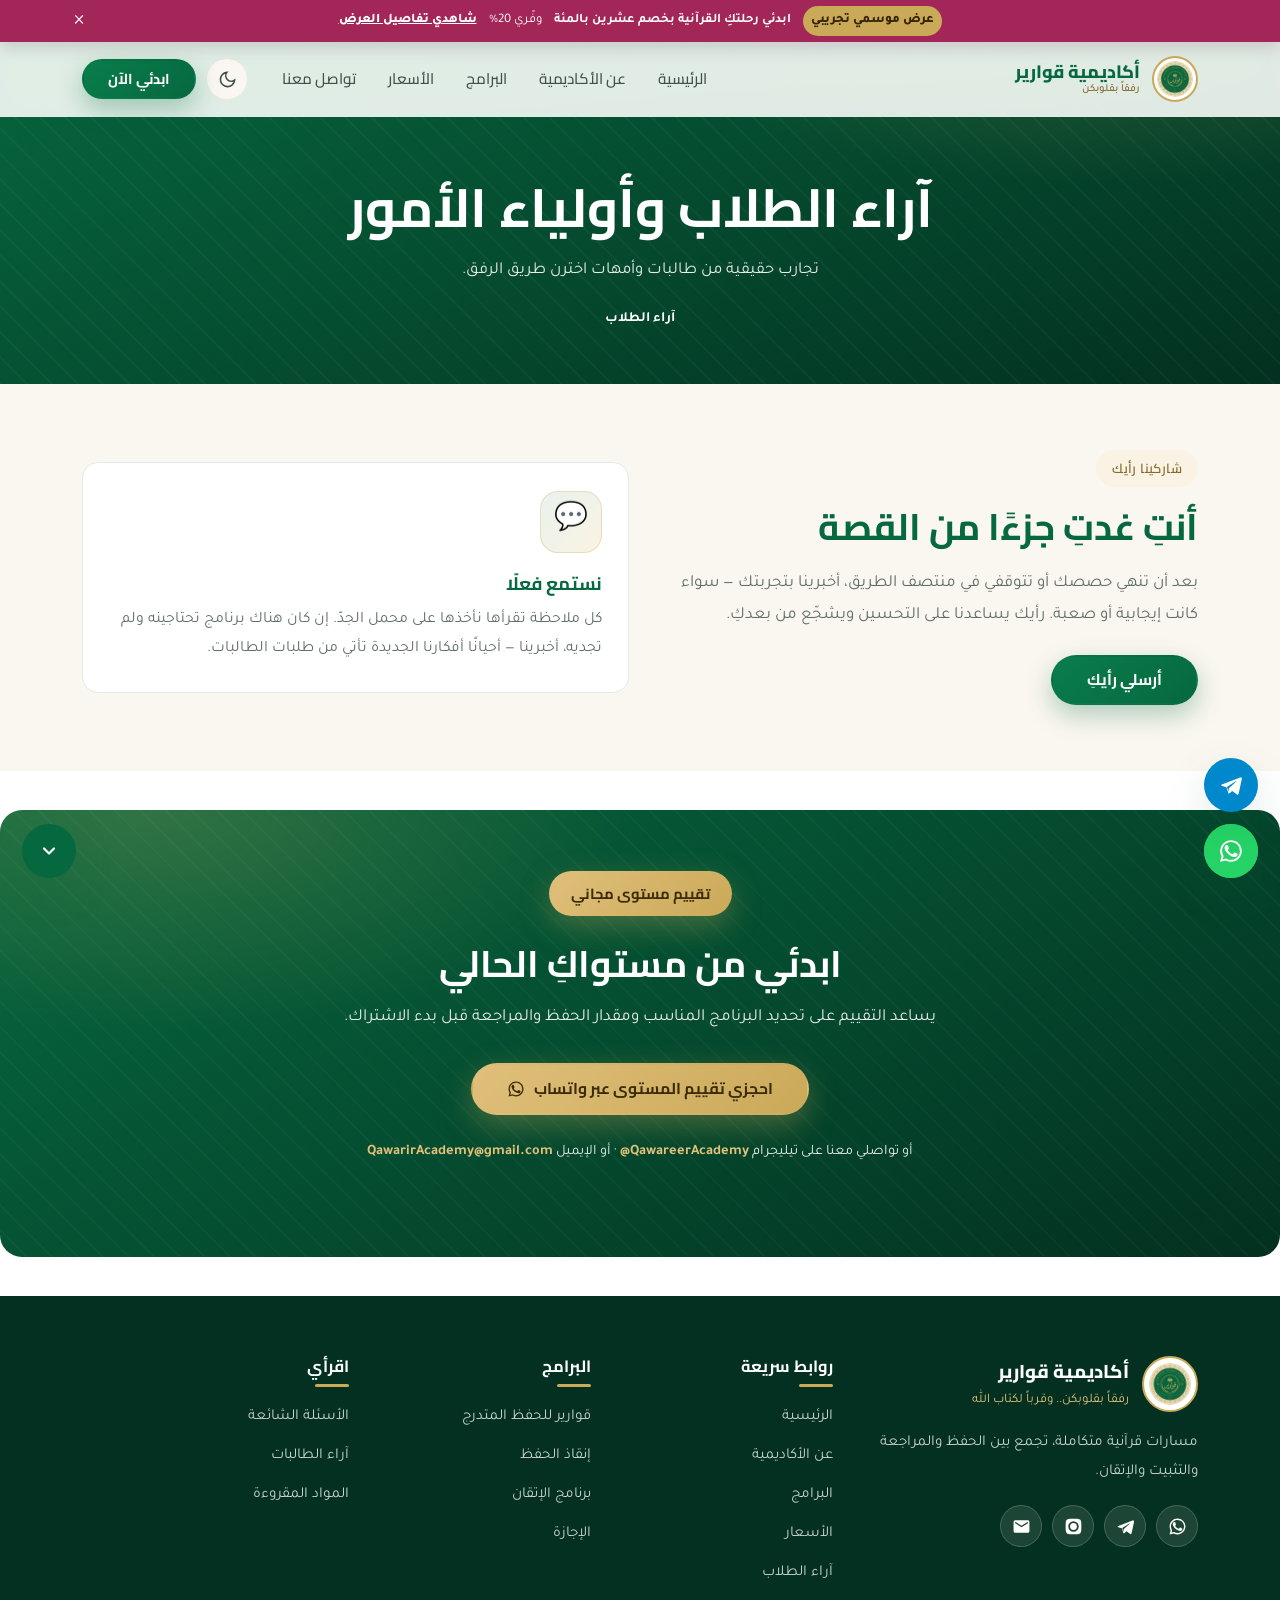
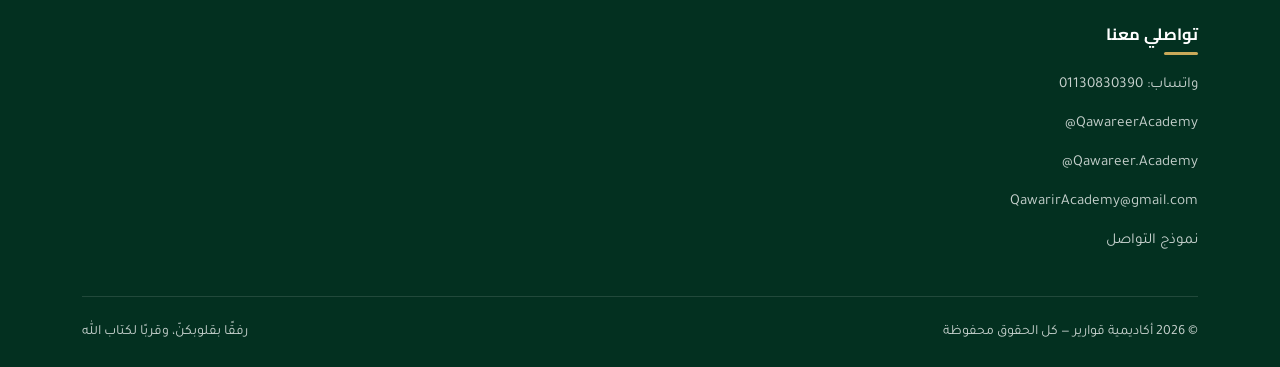
<file: testimonials.html>
<!DOCTYPE html>
<html lang="ar" dir="rtl">
<head>
<meta charset="UTF-8">
<meta name="viewport" content="width=device-width, initial-scale=1, viewport-fit=cover">
<meta name="theme-color" content="#06683f">

<title>آراء الطالبات | أكاديمية قوارير</title>
<meta name="description" content="صفحة آراء الطالبات قيد المراجعة حتى اعتماد آراء موثقة للنشر.">
<meta name="keywords" content="آراء طالبات، تجارب تحفيظ قرآن، تقييم أكاديمية قوارير">
<meta name="author" content="أكاديمية قوارير">
<meta name="robots" content="noindex, follow">
<link rel="canonical" href="testimonials.html">

<meta property="og:type" content="website">
<meta property="og:locale" content="ar_AR">
<meta property="og:site_name" content="أكاديمية قوارير">
<meta property="og:title" content="آراء الطالبات | أكاديمية قوارير">
<meta property="og:description" content="صفحة آراء الطالبات قيد المراجعة حتى اعتماد آراء موثقة للنشر.">
<meta property="og:image" content="assets/img/og-image.png">
<meta property="og:image:width" content="1200">
<meta property="og:image:height" content="630">
<meta property="og:image:alt" content="أكاديمية قوارير — رفقاً بقلوبكن">
<meta name="twitter:card" content="summary_large_image">
<meta name="twitter:title" content="آراء الطالبات | أكاديمية قوارير">
<meta name="twitter:description" content="صفحة آراء الطالبات قيد المراجعة حتى اعتماد آراء موثقة للنشر.">
<meta name="twitter:image" content="assets/img/og-image.png">
<script type="application/ld+json">
{
  "@context": "https://schema.org",
  "@type": "EducationalOrganization",
  "name": "أكاديمية قوارير",
  "alternateName": "Qawareer Academy",
  "description": "مسارات قرآنية أونلاين للنساء والأطفال، تجمع بين الحفظ والمراجعة والتثبيت وتصحيح التلاوة.",
  "slogan": "رفقاً بقلوبكن.. وقرباً لكتاب الله",
  "url": "",
  "logo": "assets/img/logo.png",
  "image": "assets/img/og-image.png",
  "email": "QawarirAcademy@gmail.com",
  "telephone": "+201130830390",
  "sameAs": [
    "https://t.me/QawareerAcademy",
    "https://instagram.com/Qawareer.Academy"
  ],
  "areaServed": {
    "@type": "Country",
    "name": "مصر"
  },
  "knowsLanguage": "ar",
  "availableLanguage": [
    "ar"
  ]
}
</script><script type="application/ld+json">
{
  "@context": "https://schema.org",
  "@type": "BreadcrumbList",
  "itemListElement": [
    {
      "@type": "ListItem",
      "position": 1,
      "name": "الرئيسية",
      "item": "index.html"
    },
    {
      "@type": "ListItem",
      "position": 2,
      "name": "آراء الطلاب"
    }
  ]
}
</script>

<link rel="icon" href="assets/img/favicon.svg" type="image/svg+xml">
<link rel="apple-touch-icon" href="assets/img/logo-sm.png">
<link rel="manifest" href="site.webmanifest">

<link rel="preconnect" href="https://fonts.googleapis.com">
<link rel="preconnect" href="https://fonts.gstatic.com" crossorigin>
<link rel="preload" as="style" href="https://fonts.googleapis.com/css2?family=Cairo:wght@400;600;700;800&family=Tajawal:wght@400;500;700&display=swap">
<link rel="stylesheet" href="https://fonts.googleapis.com/css2?family=Cairo:wght@400;600;700;800&family=Tajawal:wght@400;500;700&display=swap" media="print" onload="this.media='all'">
<noscript><link rel="stylesheet" href="https://fonts.googleapis.com/css2?family=Cairo:wght@400;600;700;800&family=Tajawal:wght@400;500;700&display=swap"></noscript>
<link rel="stylesheet" href="assets/css/style.css">
<link rel="preload" as="image" href="assets/img/logo-sm.webp" type="image/webp">
<script src="config.js"></script>
</head>

<body class="has-cursor-effect has-season-bar" data-cursor-style="sparkle" data-cursor-intensity="balanced">
<a class="skip-link" href="#main">تخطّي إلى المحتوى الرئيسي</a>

<div class="progress" aria-hidden="true"><div class="progress__bar"></div></div>
<!--qwr:campaign-bar:start-->
<aside class="season-bar season-theme--giftPink" data-season-bar style="--campaign-bg:#a32659;--campaign-color:#ffffff">
  <div class="container season-bar__in">
    <span class="season-bar__badge">عرض موسمي تجريبي</span>
    <strong>ابدئي رحلتكِ القرآنية بخصم عشرين بالمئة</strong>
    <span>وفّري 20%</span>
    <a href="pricing.html">شاهدي تفاصيل العرض</a>
    <button type="button" data-season-bar-close aria-label="إغلاق التنبيه">×</button>
  </div>
</aside>
<!--qwr:campaign-bar:end-->
<header class="header">
  <div class="container header__bar">
    <a class="brand" href="index.html">
      <picture class="brand__logo-pic">
        <source srcset="assets/img/logo-sm.webp" type="image/webp">
        <img class="brand__logo" src="assets/img/logo-sm.png" alt="شعار أكاديمية قوارير" width="46" height="46" decoding="async">
      </picture>
      <span class="brand__text">
        <span class="brand__name">أكاديمية قوارير</span>
        <span class="brand__tag">رفقاً بقلوبكن</span>
      </span>
    </a>

    <nav class="nav" data-nav aria-label="التنقل الرئيسي">
      <ul class="nav__list">
        <li><a class="nav__link" href="index.html">الرئيسية</a></li>
        <li><a class="nav__link" href="about.html">عن الأكاديمية</a></li>
        <li><a class="nav__link" href="programs.html">البرامج</a></li>
        <li><a class="nav__link" href="pricing.html">الأسعار</a></li>
        <li><a class="nav__link" href="contact.html">تواصل معنا</a></li>
      </ul>
    </nav>

    <div class="header__actions">
      <button class="icon-btn" data-theme-toggle aria-label="تبديل الوضع الليلي">
        <svg class="i-moon" width="19" height="19" viewBox="0 0 24 24" fill="none" stroke="currentColor" stroke-width="2" stroke-linecap="round"><path d="M21 12.8A9 9 0 1 1 11.2 3a7 7 0 0 0 9.8 9.8z"/></svg>
        <svg class="i-sun" width="19" height="19" viewBox="0 0 24 24" fill="none" stroke="currentColor" stroke-width="2" stroke-linecap="round"><circle cx="12" cy="12" r="4"/><path d="M12 2v2m0 16v2M4.9 4.9l1.4 1.4m11.4 11.4 1.4 1.4M2 12h2m16 0h2M4.9 19.1l1.4-1.4M17.7 6.3l1.4-1.4"/></svg>
      </button>
      <a class="btn btn--green btn--sm" href="#contact-cta" data-wa="trial">ابدئي الآن</a>
      <button class="burger" aria-label="فتح القائمة" aria-expanded="false" aria-controls="drawer">
        <span></span><span></span><span></span>
      </button>
    </div>
  </div>
</header>

<div class="drawer" id="drawer">
  <div class="drawer__overlay"></div>
  <aside class="drawer__panel" role="dialog" aria-label="قائمة التنقل">
    <div class="drawer__head">
      <span class="brand__name">أكاديمية قوارير</span>
      <button class="drawer__close" aria-label="إغلاق القائمة"><svg width="18" height="18" viewBox="0 0 24 24" fill="none" stroke="currentColor" stroke-width="2.4" stroke-linecap="round"><path d="M18 6 6 18M6 6l12 12"/></svg></button>
    </div>
    <nav class="drawer__nav" data-nav>
        <a href="index.html">الرئيسية</a>
        <a href="about.html">عن الأكاديمية</a>
        <a href="programs.html">البرامج</a>
        <a href="pricing.html">الأسعار</a>
        <a href="contact.html">تواصل معنا</a>
      </nav>
    <a class="btn btn--gold btn--block" href="#contact-cta" data-wa="trial">ابدئي الآن</a>
  </aside>
</div>

<main id="main">

  <section class="page-hero">
    <div class="container">
      <h1>آراء الطلاب وأولياء الأمور</h1>
      <p>تجارب حقيقية من طالبات وأمهات اخترن طريق الرفق.</p>
      <nav class="crumbs" aria-label="مسار التصفح"><span aria-current="page">آراء الطلاب</span></nav>
    </div>
  </section>

  <section class="section is-off" data-sec="reviews">
    <div class="container">
      <div class="sec-head sec-head--center">
        <span class="kicker">آراء</span>
        <h2>ماذا قالت طالباتنا وأمهاتنا؟</h2>
        <p>كلمات نُقدّرها، ونقيس بها مدى نجاحنا كما نقيس بالنتائج.</p>
        <div class="rule"></div>
      </div>
      <div class="grid g-3">
<!--qwr:reviews:start-->

<!--qwr:reviews:end-->
      </div>
    </div>
  </section>

  <section class="section section--alt">
    <div class="container">
      <div class="grid g-2" style="align-items:center">
        <div data-reveal>
          <span class="kicker">شاركينا رأيك</span>
          <h2>أنتِ غدتِ جزءًا من القصة</h2>
          <p class="muted mt-2">
            بعد أن تنهي حصصك أو تتوقفي في منتصف الطريق، أخبرينا بتجربتك — سواء كانت
            إيجابية أو صعبة. رأيك يساعدنا على التحسين ويشجّع من بعدكِ.
          </p>
          <a class="btn btn--green mt-3" href="#" data-wa="testimonials">أرسلي رأيكِ</a>
        </div>
        <div data-reveal data-delay="1">
          <div class="card">
            <div class="card__ico">💬</div>
            <h3 class="card__title">نستمع فعلًا</h3>
            <p class="card__text">
              كل ملاحظة تقرأها نأخذها على محمل الجدّ. إن كان هناك برنامج تحتاجينه ولم
              تجديه، أخبرينا — أحيانًا أفكارنا الجديدة تأتي من طلبات الطالبات.
            </p>
          </div>
        </div>
      </div>
    </div>
  </section>

  <section class="cta-band" id="contact-cta">
    <div class="container">
      <span class="offer">تقييم مستوى مجاني</span>
      <h2>ابدئي من مستواكِ الحالي</h2>
      <p>يساعد التقييم على تحديد البرنامج المناسب ومقدار الحفظ والمراجعة قبل بدء الاشتراك.</p>
      <div class="cta-band__btns">
        <a class="btn btn--gold" href="#" data-wa="trial">
          احجزي تقييم المستوى عبر واتساب
          <svg width="18" height="18" viewBox="0 0 24 24" fill="currentColor" aria-hidden="true"><path fill-rule="evenodd" d="M12 2C6.48 2 2 6.48 2 12c0 1.77.46 3.45 1.27 4.9L2 22l5.25-1.27A9.96 9.96 0 0 0 12 22c5.52 0 10-4.48 10-10S17.52 2 12 2zm0 18.2a8.2 8.2 0 0 1-4.18-1.14l-.3-.18-3.11.82.83-3.1-.2-.31a8.18 8.18 0 0 1-1.26-4.39c0-4.54 3.7-8.23 8.22-8.23 2.2 0 4.26.86 5.82 2.42a8.17 8.17 0 0 1 2.41 5.82c0 4.54-3.7 8.19-8.23 8.19z"/><path d="M17.47 14.38c-.3-.15-1.75-.86-2.02-.96-.27-.1-.47-.15-.67.15-.2.3-.77.96-.94 1.16-.17.2-.35.22-.64.07-.3-.15-1.25-.46-2.38-1.47-.88-.78-1.47-1.75-1.64-2.05-.17-.3-.02-.46.13-.6.13-.14.3-.35.45-.53.15-.18.2-.3.3-.5.1-.2.05-.38-.02-.53-.08-.15-.67-1.6-.92-2.2-.24-.58-.49-.5-.67-.51h-.57c-.2 0-.52.07-.79.37-.27.3-1.04 1.02-1.04 2.48s1.06 2.88 1.21 3.08c.15.2 2.1 3.2 5.07 4.49.71.3 1.26.49 1.69.63.71.22 1.36.19 1.87.12.57-.09 1.75-.72 2-1.41.25-.69.25-1.28.17-1.41-.07-.13-.27-.2-.57-.35z"/></svg>
        </a>
      </div>
















      <p class="cta-band__note">
        أو تواصلي معنا على تيليجرام
        <a href="https://t.me/QawreerAcademy" data-tg><bdi>@QawareerAcademy</bdi></a>
        · أو الإيميل
        <a href="mailto:QawarirAcademy@gmail.com" data-mail><bdi dir="ltr">QawarirAcademy@gmail.com</bdi></a>
      </p>
    </div>
  </section>

</main>

<footer class="footer">
  <div class="container">
    <div class="footer__grid">

      <div>
        <div class="footer__brand">
          <picture class="footer__logo-pic">
            <source srcset="assets/img/logo-sm.webp" type="image/webp">
            <img class="footer__logo" src="assets/img/logo-sm.png" alt="" width="56" height="56" loading="lazy" decoding="async">
          </picture>
          <div>
            <div class="footer__name">أكاديمية قوارير</div>
            <div class="footer__tag">رفقاً بقلوبكن.. وقرباً لكتاب الله</div>
          </div>
        </div>
        <p class="footer__about" data-footer-about>
          مسارات قرآنية متكاملة، تجمع بين الحفظ والمراجعة والتثبيت والإتقان.
        </p>
        <div class="footer__social">
          <a class="footer__soc" href="#" data-wa="general" target="_blank" rel="noopener" aria-label="واتساب"><svg width="19" height="19" viewBox="0 0 24 24" fill="currentColor" aria-hidden="true"><path fill-rule="evenodd" d="M12 2C6.48 2 2 6.48 2 12c0 1.77.46 3.45 1.27 4.9L2 22l5.25-1.27A9.96 9.96 0 0 0 12 22c5.52 0 10-4.48 10-10S17.52 2 12 2zm0 18.2a8.2 8.2 0 0 1-4.18-1.14l-.3-.18-3.11.82.83-3.1-.2-.31a8.18 8.18 0 0 1-1.26-4.39c0-4.54 3.7-8.23 8.22-8.23 2.2 0 4.26.86 5.82 2.42a8.17 8.17 0 0 1 2.41 5.82c0 4.54-3.7 8.19-8.23 8.19z"/><path d="M17.47 14.38c-.3-.15-1.75-.86-2.02-.96-.27-.1-.47-.15-.67.15-.2.3-.77.96-.94 1.16-.17.2-.35.22-.64.07-.3-.15-1.25-.46-2.38-1.47-.88-.78-1.47-1.75-1.64-2.05-.17-.3-.02-.46.13-.6.13-.14.3-.35.45-.53.15-.18.2-.3.3-.5.1-.2.05-.38-.02-.53-.08-.15-.67-1.6-.92-2.2-.24-.58-.49-.5-.67-.51h-.57c-.2 0-.52.07-.79.37-.27.3-1.04 1.02-1.04 2.48s1.06 2.88 1.21 3.08c.15.2 2.1 3.2 5.07 4.49.71.3 1.26.49 1.69.63.71.22 1.36.19 1.87.12.57-.09 1.75-.72 2-1.41.25-.69.25-1.28.17-1.41-.07-.13-.27-.2-.57-.35z"/></svg></a>
          <a class="footer__soc" href="#" target="_blank" rel="noopener" aria-label="تيليجرام"><svg width="19" height="19" viewBox="0 0 24 24" fill="currentColor" aria-hidden="true"><path d="M21.7 4.2 2.9 11.4c-1.1.4-1.1 1.1-.2 1.4l4.7 1.5 1.8 5.5c.2.6.1.8.7.8.5 0 .7-.2 1-.5l2.3-2.2 4.8 3.5c.9.5 1.5.2 1.7-.8l3.1-14.6c.3-1.3-.5-1.9-1.4-1.5zM7.9 13.9l8.9-5.6c.4-.3.8-.1.5.2l-7.4 6.7-.3 3.4z"/></svg></a>
          <a class="footer__soc" href="#" target="_blank" rel="noopener" aria-label="انستجرام"><svg width="19" height="19" viewBox="0 0 24 24" fill="currentColor" aria-hidden="true"><path d="M12 2.2c3.2 0 3.6 0 4.9.1 1.2.1 1.8.2 2.2.4.6.2 1 .5 1.4.9.4.4.7.8.9 1.4.2.4.3 1 .4 2.2.1 1.3.1 1.7.1 4.8s0 3.5-.1 4.8c-.1 1.2-.2 1.8-.4 2.2-.2.6-.5 1-.9 1.4-.4.4-.8.7-1.4.9-.4.2-1 .3-2.2.4-1.3.1-1.7.1-4.9.1s-3.6 0-4.9-.1c-1.2-.1-1.8-.2-2.2-.4-.6-.2-1-.5-1.4-.9-.4-.4-.7-.8-.9-1.4-.2-.4-.3-1-.4-2.2-.1-1.3-.1-1.7-.1-4.8s0-3.5.1-4.8c.1-1.2.2-1.8.4-2.2.2-.6.5-1 .9-1.4.4-.4.8-.7 1.4-.9.4-.2 1-.3 2.2-.4 1.3-.1 1.7-.1 4.8-.1zm0 3.2a6.6 6.6 0 1 0 0 13.2 6.6 6.6 0 0 0 0-13.2zm0 10.9a4.3 4.3 0 1 1 0-8.6 4.3 4.3 0 0 1 0 8.6zm6.9-11.1a1.5 1.5 0 1 1-3.1 0 1.5 1.5 0 0 1 3.1 0z"/></svg></a>
          <a class="footer__soc" href="#" aria-label="البريد الإلكتروني"><svg width="19" height="19" viewBox="0 0 24 24" fill="currentColor" aria-hidden="true"><path d="M20 4H4a2 2 0 0 0-2 2v12a2 2 0 0 0 2 2h16a2 2 0 0 0 2-2V6a2 2 0 0 0-2-2zm0 4-8 5-8-5V6l8 5 8-5v2z"/></svg></a>
        </div>
      </div>
<!--qwr:footer-columns:start-->
      <div>
        <h3 class="footer__title">روابط سريعة</h3>
        <nav class="footer__links">
          <a href="index.html">الرئيسية</a>
          <a href="about.html">عن الأكاديمية</a>
          <a href="programs.html">البرامج</a>
          <a href="pricing.html">الأسعار</a>
          <a href="testimonials.html">آراء الطلاب</a>
        </nav>
      </div>
<!--qwr:footer-columns:end-->

      <div>
        <h3 class="footer__title" data-footer-programs-title>البرامج</h3>
        <nav class="footer__links" data-footer-programs>
          <a href="programs.html#p1">قوارير للحفظ المتدرج</a>
          <a href="programs.html#p2">إنقاذ الحفظ</a>
          <a href="programs.html#p3">برنامج الإتقان</a>
          <a href="programs.html#p3kc1x">الإجازة</a>
        </nav>
      </div>

      <div>
        <h3 class="footer__title">اقرأي</h3>
        <nav class="footer__links">
          <a href="faq.html">الأسئلة الشائعة</a>
          <a href="testimonials.html">آراء الطالبات</a>
          <a href="materials.html">المواد المقروءة</a>
        </nav>
      </div>

      <div>
        <h3 class="footer__title" data-footer-contact-title>تواصلي معنا</h3>
        <nav class="footer__links">
          <a href="#" data-wa="general" target="_blank" rel="noopener">واتساب: <bdi>01130830390</bdi></a>
          <a href="https://t.me/QawreerAcademy" data-tg target="_blank" rel="noopener"><bdi>@QawareerAcademy</bdi></a>
          <a href="#" data-ig target="_blank" rel="noopener"><bdi>@Qawareer.Academy</bdi></a>
          <a href="mailto:QawarirAcademy@gmail.com" data-mail><bdi dir="ltr">QawarirAcademy@gmail.com</bdi></a>
          <a href="contact.html">نموذج التواصل</a>
        </nav>
      </div>

    </div>

    <div class="footer__bottom">
      <span>© <span data-year>2026</span> أكاديمية قوارير — كل الحقوق محفوظة</span>
      <span>رفقًا بقلوبكنّ، وقربًا لكتاب الله</span>
    </div>
  </div>
</footer>

<!--qwr:floaters:start-->
<!-- ================= FLOATING ================= -->
<div class="floaties">
  <div class="floaties__rail floaties__rail--left">
    <a class="floater floater--wa" href="https://wa.me/201130830390" target="_blank" rel="noopener" aria-label="تواصلي عبر واتساب" data-wa="general">
      <svg width="26" height="26" viewBox="0 0 24 24" fill="currentColor" aria-hidden="true"><path fill-rule="evenodd" d="M12 2C6.48 2 2 6.48 2 12c0 1.77.46 3.45 1.27 4.9L2 22l5.25-1.27A9.96 9.96 0 0 0 12 22c5.52 0 10-4.48 10-10S17.52 2 12 2zm0 18.2a8.2 8.2 0 0 1-4.18-1.14l-.3-.18-3.11.82.83-3.1-.2-.31a8.18 8.18 0 0 1-1.26-4.39c0-4.54 3.7-8.23 8.22-8.23 2.2 0 4.26.86 5.82 2.42a8.17 8.17 0 0 1 2.41 5.82c0 4.54-3.7 8.19-8.23 8.19z"/><path d="M17.47 14.38c-.3-.15-1.75-.86-2.02-.96-.27-.1-.47-.15-.67.15-.2.3-.77.96-.94 1.16-.17.2-.35.22-.64.07-.3-.15-1.25-.46-2.38-1.47-.88-.78-1.47-1.75-1.64-2.05-.17-.3-.02-.46.13-.6.13-.14.3-.35.45-.53.15-.18.2-.3.3-.5.1-.2.05-.38-.02-.53-.08-.15-.67-1.6-.92-2.2-.24-.58-.49-.5-.67-.51h-.57c-.2 0-.52.07-.79.37-.27.3-1.04 1.02-1.04 2.48s1.06 2.88 1.21 3.08c.15.2 2.1 3.2 5.07 4.49.71.3 1.26.49 1.69.63.71.22 1.36.19 1.87.12.57-.09 1.75-.72 2-1.41.25-.69.25-1.28.17-1.41-.07-.13-.27-.2-.57-.35z"/></svg>
    </a>
    <a class="floater floater--tg" href="https://t.me/QawreerAcademy" target="_blank" rel="noopener" aria-label="تواصلي عبر تيليجرام">
      <svg width="24" height="24" viewBox="0 0 24 24" fill="currentColor" aria-hidden="true"><path d="M21.7 4.2 2.9 11.4c-1.1.4-1.1 1.1-.2 1.4l4.7 1.5 1.8 5.5c.2.6.1.8.7.8.5 0 .7-.2 1-.5l2.3-2.2 4.8 3.5c.9.5 1.5.2 1.7-.8l3.1-14.6c.3-1.3-.5-1.9-1.4-1.5zM7.9 13.9l8.9-5.6c.4-.3.8-.1.5.2l-7.4 6.7-.3 3.4z"/></svg>
    </a>
  </div>
  <div class="floaties__rail floaties__rail--right">
    <button class="floater floater--bottom" aria-label="الذهاب إلى أسفل الصفحة">
      <svg width="20" height="20" viewBox="0 0 24 24" fill="none" stroke="currentColor" stroke-width="2.6" stroke-linecap="round" stroke-linejoin="round" aria-hidden="true"><path d="m6 9 6 6 6-6"/></svg>
    </button>
    <button class="floater floater--top" aria-label="العودة إلى الأعلى">
      <svg width="20" height="20" viewBox="0 0 24 24" fill="none" stroke="currentColor" stroke-width="2.6" stroke-linecap="round" stroke-linejoin="round" aria-hidden="true"><path d="m18 15-6-6-6 6"/></svg>
    </button>
  </div>
</div>
<!--qwr:floaters:end-->

<nav class="mobile-nav" data-nav aria-label="تنقل سريع">
  <a class="mobile-nav__item" href="index.html">
    <svg viewBox="0 0 24 24" fill="none" stroke="currentColor" stroke-width="2" stroke-linecap="round" stroke-linejoin="round"><path d="m3 10 9-7 9 7v10a2 2 0 0 1-2 2H5a2 2 0 0 1-2-2z"/><path d="M9 22V12h6v10"/></svg>
    <span>الرئيسية</span>
  </a>
  <a class="mobile-nav__item" href="programs.html">
    <svg viewBox="0 0 24 24" fill="none" stroke="currentColor" stroke-width="2" stroke-linecap="round" stroke-linejoin="round"><path d="M4 19.5A2.5 2.5 0 0 1 6.5 17H20"/><path d="M6.5 2H20v20H6.5A2.5 2.5 0 0 1 4 19.5v-15A2.5 2.5 0 0 1 6.5 2z"/></svg>
    <span>البرامج</span>
  </a>
  <a class="mobile-nav__item" href="pricing.html">
    <svg viewBox="0 0 24 24" fill="none" stroke="currentColor" stroke-width="2" stroke-linecap="round" stroke-linejoin="round"><path d="M12 1v22M17 5H9.5a3.5 3.5 0 0 0 0 7h5a3.5 3.5 0 0 1 0 7H6"/></svg>
    <span>الأسعار</span>
  </a>
  <a class="mobile-nav__item" href="materials.html">
    <svg viewBox="0 0 24 24" fill="none" stroke="currentColor" stroke-width="2" stroke-linecap="round" stroke-linejoin="round"><path d="M4 19.5A2.5 2.5 0 0 1 6.5 17H20"/><path d="M6.5 2H20v20H6.5A2.5 2.5 0 0 1 4 19.5v-15A2.5 2.5 0 0 1 6.5 2z"/></svg>
    <span>المواد</span>
  </a>
  <a class="mobile-nav__item" href="contact.html">
    <svg viewBox="0 0 24 24" fill="none" stroke="currentColor" stroke-width="2" stroke-linecap="round" stroke-linejoin="round"><path d="M21 15a2 2 0 0 1-2 2H7l-4 4V5a2 2 0 0 1 2-2h14a2 2 0 0 1 2 2z"/></svg>
    <span>تواصل</span>
  </a>
</nav>

<script src="assets/js/main.js"></script>
<script>
(function(){
  var C = window.SITE || {};
  if (!C.gaId) return;
  var s = document.createElement('script');
  s.async = true;
  s.src = 'https://www.googletagmanager.com/gtag/js?id=' + encodeURIComponent(C.gaId);
  document.head.appendChild(s);
  window.dataLayer = window.dataLayer || [];
  function gtag(){dataLayer.push(arguments);}
  gtag('js', new Date());
  gtag('config', C.gaId);
  window.gtag = gtag;
})();
</script>
</body>
</html>
</file>
<file: assets/css/style.css>
/* ==========================================================================
   QAWAREER ACADEMY — Design System
   Clean, portable, no dependencies. RTL-first.
   ========================================================================== */

/* --------------------------------------------------------------------------
   1. DESIGN TOKENS
   -------------------------------------------------------------------------- */
:root {
  /* Brand */
  --green:        #06683f;
  --green-d:      #04482b;
  --green-dd:     #033020;
  --green-l:      #0a7d4b;
  --green-soft:   #e8f3ed;
  --gold:         #caa959;
  /* darker gold for TEXT on the pale gold chip. #a8873c was only
     3.07:1 against --gold-soft; #856b30 clears WCAG AA at 4.58:1. */
  --gold-d:       #856b30;
  --gold-l:       #e0c07a;
  --gold-soft:    #faf3e3;

  /* Neutrals */
  --cream:        #faf7f0;
  --paper:        #ffffff;
  --ink:          #1f2a26;
  --ink-2:        #40504a;
  /* #606e68 clears WCAG AA (4.5:1) on every light surface used behind body
     copy -- paper, cream and the card tint. The previous #6f8079 was 3.9:1
     on cream, which Lighthouse flags once a closed <details> is opened. */
  --muted:        #606e68;
  --line:         #e4eae7;
  --line-2:       #d3ddd8;

  /* Semantic */
  --bg:           var(--paper);
  --bg-alt:       var(--cream);
  --text:         var(--ink);
  --text-soft:    var(--ink-2);
  --brand:        var(--green);
  --accent:       var(--gold);

  /* Effects */
  --r-sm: 10px;
  --r:    16px;
  --r-lg: 22px;
  --r-xl: 30px;
  --r-pill: 999px;

  --sh-xs: 0 1px 2px rgba(6, 104, 63, .06);
  --sh-sm: 0 2px 10px rgba(6, 104, 63, .07);
  --sh:    0 6px 24px rgba(6, 104, 63, .09);
  --sh-lg: 0 16px 44px rgba(6, 104, 63, .14);
  --sh-gold: 0 10px 30px rgba(202, 169, 89, .34);

  --ease: cubic-bezier(.22, .61, .36, 1);
  --t: .28s var(--ease);

  --container: 1160px;
  --container-narrow: 860px;
  --header-h: 74px;

  --font-head: 'Cairo', 'Tajawal', system-ui, sans-serif;
  --font-body: 'Tajawal', 'Cairo', system-ui, sans-serif;
}

/* --------------------------------------------------------------------------
   2. DARK MODE
   -------------------------------------------------------------------------- */
[data-theme='dark'] {
  --green-soft:  rgba(6, 104, 63, .18);
  --gold-soft:   rgba(202, 169, 89, .14);
  --cream:       #0f1a16;
  --paper:       #16241e;
  --ink:         #e8f0ec;
  --ink-2:       #b9c9c2;
  --muted:       #90a49b;
  --line:        #24352e;
  --line-2:      #2f443b;
  --bg:          #101b17;
  --bg-alt:      #16241e;
  --text:        #e8f0ec;
  --text-soft:   #b9c9c2;
  /* brighter green for headings on dark surfaces (contrast >= 7:1) */
  --green-h:     #3ec489;
  --sh-xs: 0 1px 2px rgba(0, 0, 0, .3);
  --sh-sm: 0 2px 10px rgba(0, 0, 0, .34);
  --sh:    0 6px 24px rgba(0, 0, 0, .4);
  --sh-lg: 0 16px 44px rgba(0, 0, 0, .5);
}

/* --------------------------------------------------------------------------
   2b. THEME PRESETS
   Each theme swaps the brand scale + gold accent. The default is "green",
   which is already :root, so it needs no override.
   -------------------------------------------------------------------------- */
[data-theme-name='teal'] {
  --green:        #0e7490;
  --green-d:      #155e75;
  --green-dd:     #083344;
  --green-l:      #0891b2;
  --green-soft:   #e0f2f7;
  --gold:         #d4a24e;
  --gold-d:       #9a6b23;
  --gold-l:       #ecc988;
  --gold-soft:    #faf3e3;
  --green-h:      #2dd4bf;
}
[data-theme-name='teal'][data-theme='dark'],
[data-theme='dark'][data-theme-name='teal'] {
  --green-soft:  rgba(14, 116, 144, .20);
  --gold-soft:   rgba(212, 162, 78, .14);
  --cream:       #0e1a1f;
  --paper:       #14262c;
  --ink:         #e6f2f5;
  --ink-2:       #b6cdd4;
  --muted:       #8aa6b0;
  --line:        #234049;
  --line-2:      #2f5561;
  --bg:          #0d1b20;
  --bg-alt:      #14262c;
  --text:        #e6f2f5;
  --text-soft:   #b6cdd4;
  --green-h:     #38c8e8;
}

[data-theme-name='gold'] {
  --green:        #9a6b23;
  --green-d:      #7a5117;
  --green-dd:     #54350c;
  --green-l:      #b98630;
  --green-soft:   #faf3e3;
  --gold:         #c08a2e;
  --gold-d:       #8f6315;
  --gold-l:       #ecc988;
  --gold-soft:    #fdf6e7;
  --green-h:      #d9a441;
}
[data-theme='dark'][data-theme-name='gold'] {
  --green-soft:  rgba(154, 107, 35, .22);
  --gold-soft:   rgba(192, 138, 46, .16);
  --cream:       #1a150c;
  --paper:       #241d12;
  --ink:         #f4ead6;
  --ink-2:       #d6c6a4;
  --muted:       #ac9a76;
  --line:        #3a2f1d;
  --line-2:      #4d3f27;
  --bg:          #1c1710;
  --bg-alt:      #241d12;
  --text:        #f4ead6;
  --text-soft:   #d6c6a4;
  --green-h:     #e0b25c;
}

[data-theme-name='royal'] {
  --green:        #1d4ed8;
  --green-d:      #1e40af;
  --green-dd:     #172c6e;
  --green-l:      #2563eb;
  --green-soft:   #e6ecfd;
  --gold:         #c9a53f;
  --gold-d:       #93741f;
  --gold-l:       #e6cb78;
  --gold-soft:    #faf3e0;
  --green-h:      #6d9bff;
}
[data-theme='dark'][data-theme-name='royal'] {
  --green-soft:  rgba(29, 78, 216, .22);
  --gold-soft:   rgba(201, 165, 63, .14);
  --cream:       #0f1424;
  --paper:       #171f38;
  --ink:         #e4eafa;
  --ink-2:       #b9c5e2;
  --muted:       #8b98bb;
  --line:        #273356;
  --line-2:      #34426e;
  --bg:          #101730;
  --bg-alt:      #171f38;
  --text:        #e4eafa;
  --text-soft:   #b9c5e2;
  --green-h:     #7fa4ff;
}

[data-theme-name='maroon'] {
  --green:        #8b2d3a;
  --green-d:      #6d1f2c;
  --green-dd:     #4c131e;
  --green-l:      #a63a4a;
  --green-soft:   #f8e8e9;
  --gold:         #caa959;
  --gold-d:       #856b30;
  --gold-l:       #e0c07a;
  --gold-soft:    #faf3e3;
  --green-h:      #e0758a;
}
[data-theme='dark'][data-theme-name='maroon'] {
  --green-soft:  rgba(139, 45, 58, .22);
  --gold-soft:   rgba(202, 169, 89, .14);
  --cream:       #1c1114;
  --paper:       #28161b;
  --ink:         #f4e4e7;
  --ink-2:       #d8b9bf;
  --muted:       #b08e95;
  --line:        #3d222a;
  --line-2:      #54303b;
  --bg:          #1e1317;
  --bg-alt:      #28161b;
  --text:        #f4e4e7;
  --text-soft:   #d8b9bf;
  --green-h:     #f08296;
}

/* Manual color overrides set from the admin panel win over presets. */

/* --------------------------------------------------------------------------
   3. RESET & BASE
   -------------------------------------------------------------------------- */
*, *::before, *::after { box-sizing: border-box; }

* { margin: 0; padding: 0; }

html {
  -webkit-text-size-adjust: 100%;
  scroll-behavior: smooth;
  scroll-padding-top: calc(var(--header-h) + 20px);
}

body {
  font-family: var(--font-body);
  background: var(--bg);
  color: var(--text);
  line-height: 1.85;
  font-size: 17px;
  -webkit-font-smoothing: antialiased;
  -moz-osx-font-smoothing: grayscale;
  overflow-x: hidden;
  transition: background var(--t), color var(--t);
}

body.is-locked { overflow: hidden; }

img, svg, video, iframe { display: block; max-width: 100%; }
img { height: auto; }

a { color: inherit; text-decoration: none; }

button, input, textarea, select {
  font: inherit;
  color: inherit;
  background: none;
  border: none;
}

button { cursor: pointer; }

ul, ol { list-style: none; }

:focus-visible {
  outline: 3px solid var(--gold);
  outline-offset: 3px;
  border-radius: 4px;
}

::selection { background: var(--gold); color: #fff; }

/* Scrollbar */
::-webkit-scrollbar { width: 11px; height: 11px; }
::-webkit-scrollbar-track { background: var(--cream); }
::-webkit-scrollbar-thumb {
  background: var(--green);
  border-radius: var(--r-pill);
  border: 3px solid var(--cream);
}
::-webkit-scrollbar-thumb:hover { background: var(--gold); }

/* --------------------------------------------------------------------------
   4. TYPOGRAPHY
   -------------------------------------------------------------------------- */
h1, h2, h3, h4, h5, h6 {
  font-family: var(--font-head);
  font-weight: 700;
  line-height: 1.4;
  color: var(--green);
  text-wrap: balance;
}
[data-theme='dark'] h1, [data-theme='dark'] h2,
[data-theme='dark'] h3, [data-theme='dark'] h4 { color: var(--green-h); }

/* Headings that sit on a dark green band must stay white in BOTH themes.
   These rules are intentionally specific so they beat [data-theme='dark'] h*. */
.hero h1, .hero .hero__title,
.page-hero h1, .page-hero h2,
.cta-band h2, .cta-band h3,
.on-dark h1, .on-dark h2, .on-dark h3, .on-dark h4,
.prog__head h3, .price-card__head h3, .prog-detail__head h2 {
  color: #fff;
}

h1 { font-size: clamp(2rem, 1.3rem + 3.2vw, 3.35rem); }
h2 { font-size: clamp(1.5rem, 1.1rem + 1.9vw, 2.3rem); }
h3 { font-size: clamp(1.14rem, 1rem + .7vw, 1.4rem); }
h4 { font-size: 1.06rem; }

p { text-wrap: pretty; }

/* --------------------------------------------------------------------------
   5. LAYOUT
   -------------------------------------------------------------------------- */
.container {
  width: 100%;
  max-width: var(--container);
  margin-inline: auto;
  padding-inline: 22px;
}
.container-narrow { max-width: var(--container-narrow); }

/* Vertical rhythm.

   First pass cut these to 56px and the page stopped feeling endless -- but it
   went too far the other way: two sections sharing a background ended up with
   only ~85px between them and read as one block. 72px is the balance point --
   a real gap between neighbours, and still ~380px shorter than the original
   96px once you add up eleven sections. */
.section { padding-block: clamp(44px, 5.2vw, 72px); }
.section--alt { background: var(--bg-alt); }
.section--tight { padding-block: clamp(34px, 4.2vw, 56px); }

/* The deep green band behind the two glass-card blocks (من نحن and
   لماذا قوارير). This was an inline gradient on each section, written twice
   with two slightly different angles -- which is why the two bands never
   lined up. One class now, so they cannot drift apart again. */
.band-brand {
  background: linear-gradient(160deg, var(--green) 0%, var(--green-dd) 100%);
}

.grid { display: grid; gap: 22px; }
.g-2 { grid-template-columns: repeat(2, 1fr); }
.g-3 { grid-template-columns: repeat(3, 1fr); }
/* three pricing packages side by side on wide screens */
.g-3.g-pricing { grid-template-columns: repeat(3, 1fr); }
.g-4 { grid-template-columns: repeat(4, 1fr); }
.g-auto { grid-template-columns: repeat(auto-fit, minmax(270px, 1fr)); }
.g-auto-lg { grid-template-columns: repeat(auto-fit, minmax(320px, 1fr)); }

/* Program tiles on the homepage: three square-ish columns.
   The homepage had no grid wrapper at all, so four full-width cards stacked
   one under another and made the page twice as long as it needed to be. */
.g-progs {
  grid-template-columns: repeat(3, 1fr);
  gap: 20px;
  align-items: stretch;
}
@media (max-width: 980px) { .g-progs { grid-template-columns: repeat(2, 1fr); } }
@media (max-width: 640px) { .g-progs { grid-template-columns: 1fr; } }

/* Square-ish body: the header stacks above the number's title rather than
   sitting beside it, which keeps the card close to 1:1 without fixing an
   aspect-ratio -- any amount of text still fits (the foot stays pinned to
   the bottom, so the arrows line up across the row). */
.g-progs .prog__head {
  flex-direction: column;
  align-items: flex-start;
  gap: 12px;
  padding: 20px 22px;
}
.g-progs .prog__body { padding: 18px 22px 20px; }

.stack > * + * { margin-top: var(--gap, 16px); }
.center { text-align: center; }
.mt-auto { margin-top: auto; }

/* --------------------------------------------------------------------------
   6. SECTION HEADING
   -------------------------------------------------------------------------- */
.sec-head { margin-bottom: clamp(24px, 2.8vw, 40px); }

/* Sections alternate white / cream / green, so a change of background is what
   usually tells the eye a new block began. Where two plain sections land next
   to each other (فيديو تعريفي then البرامج) there is no such cue and only
   whitespace separates them, which reads as one long block. A hairline across
   the seam says "new section" without spending any more height.

   The line is drawn on the EARLIER of the two, not the later one. That is the
   whole trick: switching a section off sets display:none on it, and a rule
   hanging off it goes with it. Painted on the follower instead, the line would
   survive and sit in empty space above whatever came next.

   Declared last-wins with `content: none` as the default, so a browser without
   :has() just gets the whitespace and no stray lines. */
.section::after { content: none; }
.section:not(.section--alt):not(.band-brand):has(+ .section:not(.section--alt):not(.band-brand))::after {
  content: '';
  display: block;
  width: min(100%, 220px);
  height: 1px;
  margin: clamp(28px, 3.4vw, 46px) auto 0;
  background: linear-gradient(90deg, transparent, var(--line-2), transparent);
}
.sec-head--center { text-align: center; }

.kicker {
  display: inline-block;
  font-family: var(--font-head);
  font-size: .82rem;
  font-weight: 600;
  letter-spacing: .4px;
  color: var(--gold-d);
  background: var(--gold-soft);
  padding: 6px 16px;
  border-radius: var(--r-pill);
  margin-bottom: 14px;
}
[data-theme='dark'] .kicker { color: var(--gold-l); }

.sec-head p {
  color: var(--muted);
  font-size: 1.04rem;
  max-width: 660px;
  margin-top: 12px;
}
.sec-head--center p { margin-inline: auto; }

.rule {
  width: 66px;
  height: 4px;
  border-radius: var(--r-pill);
  background: linear-gradient(90deg, var(--gold), var(--green-l));
  margin-top: 18px;
}
.sec-head--center .rule { margin-inline: auto; }

/* On dark green bands */
.on-dark .sec-head h2,
.on-dark .sec-head p { color: #fff; }
.on-dark .sec-head p { color: rgba(255, 255, 255, .85); }
.on-dark .kicker {
  background: rgba(255, 255, 255, .14);
  color: var(--gold-l);
}
.on-dark .rule { background: linear-gradient(90deg, var(--gold-l), #fff); }

/* --------------------------------------------------------------------------
   7. BUTTONS
   -------------------------------------------------------------------------- */
.btn {
  display: inline-flex;
  align-items: center;
  justify-content: center;
  gap: 9px;
  font-family: var(--font-head);
  font-weight: 700;
  font-size: .98rem;
  line-height: 1;
  padding: 15px 34px;
  border-radius: var(--r-pill);
  border: 2px solid transparent;
  cursor: pointer;
  transition: transform var(--t), box-shadow var(--t),
              background var(--t), color var(--t), border-color var(--t);
  white-space: nowrap;
}
.btn svg { flex-shrink: 0; }

.btn:hover { transform: translateY(-3px); }
.btn:active { transform: translateY(-1px); }

.btn--gold {
  background: linear-gradient(135deg, var(--gold-l), var(--gold));
  color: #3b2c07;
  box-shadow: var(--sh-gold);
}
.btn--gold:hover { color: #3b2c07; box-shadow: 0 16px 38px rgba(202, 169, 89, .48); }

.btn--green {
  background: linear-gradient(135deg, var(--green-l), var(--green));
  color: #fff;
  box-shadow: 0 10px 26px rgba(6, 104, 63, .3);
}
.btn--green:hover { color: #fff; box-shadow: 0 16px 38px rgba(6, 104, 63, .42); }

.btn--outline {
  background: transparent;
  color: var(--green);
  border-color: var(--green);
}
.btn--outline:hover { background: var(--green); color: #fff; }

.btn--ghost-light {
  background: rgba(255, 255, 255, .12);
  color: #fff;
  border-color: rgba(255, 255, 255, .4);
  backdrop-filter: blur(6px);
}
.btn--ghost-light:hover { background: rgba(255, 255, 255, .22); color: #fff; }

.btn--sm { padding: 11px 24px; font-size: .9rem; }
.btn--block { width: 100%; }

/* Text link with arrow */
.link-arrow {
  display: inline-flex;
  align-items: center;
  gap: 7px;
  font-family: var(--font-head);
  font-weight: 700;
  font-size: .94rem;
  color: var(--green);
  transition: gap var(--t), color var(--t);
}
.link-arrow:hover { gap: 13px; color: var(--gold-d); }
[data-theme='dark'] .link-arrow { color: var(--green-h); }

/* --------------------------------------------------------------------------
   8. BADGES / CHIPS
   -------------------------------------------------------------------------- */
.chip {
  display: inline-flex;
  align-items: center;
  gap: 6px;
  font-size: .84rem;
  font-weight: 500;
  padding: 6px 14px;
  border-radius: var(--r-pill);
  background: var(--green-soft);
  color: var(--green);
  border: 1px solid rgba(6, 104, 63, .16);
}
[data-theme='dark'] .chip { color: var(--green-h); }

.chip--gold {
  background: var(--gold-soft);
  color: var(--gold-d);
  border-color: rgba(202, 169, 89, .34);
}
[data-theme='dark'] .chip--gold { color: var(--gold-l); }

.chips { display: flex; flex-wrap: wrap; gap: 8px; }

/* --------------------------------------------------------------------------
   9. HEADER
   -------------------------------------------------------------------------- */
.header {
  position: fixed;
  inset-block-start: 0;
  inset-inline: 0;
  z-index: 200;
  background: color-mix(in srgb, var(--bg) 88%, transparent);
  backdrop-filter: saturate(180%) blur(14px);
  -webkit-backdrop-filter: saturate(180%) blur(14px);
  border-bottom: 1px solid transparent;
  transition: inset-block-start var(--t), border-color var(--t), box-shadow var(--t), background var(--t);
}
body.has-season-bar .header { inset-block-start: var(--season-bar-h, 42px); }
.header.is-stuck {
  border-bottom-color: var(--line);
  box-shadow: var(--sh-sm);
}

.header__bar {
  display: flex;
  align-items: center;
  gap: 20px;
  min-height: var(--header-h);
}

.brand {
  display: flex;
  align-items: center;
  gap: 12px;
  flex-shrink: 0;
}
.brand__logo {
  width: 46px;
  height: 46px;
  border-radius: 50%;
  object-fit: contain;
  background: #fff;
  border: 2px solid var(--gold);
  padding: 3px;
}
.brand__text { display: flex; flex-direction: column; line-height: 1.25; }
.brand__name {
  font-family: var(--font-head);
  font-weight: 800;
  font-size: 1.12rem;
  color: var(--green);
}
[data-theme='dark'] .brand__name { color: var(--green-h); }
.brand__tag {
  font-size: .68rem;
  color: var(--gold-d);
  font-weight: 500;
}
[data-theme='dark'] .brand__tag { color: var(--gold-l); }

/* Nav */
.nav { margin-inline-start: auto; }
.nav__list {
  display: flex;
  align-items: center;
  gap: 4px;
}
.nav__link {
  position: relative;
  display: block;
  padding: 9px 14px;
  border-radius: var(--r-sm);
  font-family: var(--font-head);
  font-weight: 500;
  font-size: .95rem;
  color: var(--text-soft);
  /* the fallback font is wider than Cairo, so while the webfont is still
     arriving (or if it never does) these would wrap onto two lines and drag
     the header taller for a moment on every page */
  white-space: nowrap;
  transition: color var(--t), background var(--t);
}
.nav__link:hover { color: var(--green); background: var(--green-soft); }
[data-theme='dark'] .nav__link:hover { color: var(--green-h); }

.nav__link.is-active { color: var(--green); font-weight: 700; }
[data-theme='dark'] .nav__link.is-active { color: var(--green-h); }

.nav__link.is-active::after {
  content: '';
  position: absolute;
  inset-block-end: 2px;
  inset-inline-start: 50%;
  transform: translateX(50%);
  width: 18px;
  height: 3px;
  border-radius: var(--r-pill);
  background: var(--gold);
}

.header__actions {
  display: flex;
  align-items: center;
  gap: 10px;
  flex-shrink: 0;
}

/* Icon button (theme toggle) */
.icon-btn {
  width: 42px;
  height: 42px;
  display: grid;
  place-items: center;
  border-radius: 50%;
  color: var(--text-soft);
  background: var(--cream);
  border: 1px solid var(--line);
  transition: all var(--t);
}
.icon-btn:hover {
  color: var(--green);
  background: var(--green-soft);
  border-color: var(--green);
}
.icon-btn .i-sun { display: none; }
[data-theme='dark'] .icon-btn .i-sun { display: block; }
[data-theme='dark'] .icon-btn .i-moon { display: none; }

/* Burger */
.burger {
  display: none;
  width: 44px;
  height: 44px;
  border-radius: var(--r-sm);
  place-items: center;
  background: var(--cream);
  border: 1px solid var(--line);
}
.burger span {
  display: block;
  width: 20px;
  height: 2px;
  background: var(--green);
  border-radius: 2px;
  transition: transform var(--t), opacity var(--t);
}
.burger span + span { margin-top: 5px; }
.burger.is-open span:nth-child(1) { transform: translateY(7px) rotate(45deg); }
.burger.is-open span:nth-child(2) { opacity: 0; }
.burger.is-open span:nth-child(3) { transform: translateY(-7px) rotate(-45deg); }

/* Mobile drawer */
.drawer {
  position: fixed;
  inset: 0;
  z-index: 190;
  visibility: hidden;
  opacity: 0;
  transition: opacity var(--t), visibility var(--t);
}
.drawer.is-open { visibility: visible; opacity: 1; }

.drawer__overlay {
  position: absolute;
  inset: 0;
  background: rgba(4, 34, 20, .55);
  backdrop-filter: blur(3px);
}

.drawer__panel {
  position: absolute;
  inset-block: 0;
  inset-inline-start: 0;
  width: min(320px, 86vw);
  background: var(--bg);
  box-shadow: var(--sh-lg);
  padding: 26px 22px;
  overflow-y: auto;
  transform: translateX(-100%);
  transition: transform .34s var(--ease);
  display: flex;
  flex-direction: column;
  gap: 22px;
}
[dir='rtl'] .drawer__panel { transform: translateX(100%); }
.drawer.is-open .drawer__panel { transform: translateX(0); }

.drawer__head {
  display: flex;
  align-items: center;
  justify-content: space-between;
  padding-bottom: 16px;
  border-bottom: 1px solid var(--line);
}
.drawer__close {
  width: 38px;
  height: 38px;
  display: grid;
  place-items: center;
  border-radius: 50%;
  background: var(--cream);
  color: var(--text-soft);
}
.drawer__close:hover { background: var(--green); color: #fff; }

.drawer__nav { display: flex; flex-direction: column; gap: 2px; }
.drawer__nav a {
  padding: 13px 14px;
  border-radius: var(--r-sm);
  font-family: var(--font-head);
  font-weight: 600;
  font-size: 1.02rem;
  color: var(--text-soft);
  transition: all var(--t);
}
.drawer__nav a:hover,
.drawer__nav a.is-active {
  background: var(--green-soft);
  color: var(--green);
}
[data-theme='dark'] .drawer__nav a:hover,
[data-theme='dark'] .drawer__nav a.is-active { color: var(--green-h); }

/* --------------------------------------------------------------------------
   10. READING PROGRESS
   -------------------------------------------------------------------------- */
.progress {
  position: fixed;
  inset-block-start: 0;
  inset-inline: 0;
  height: 3px;
  z-index: 210;
  background: transparent;
  pointer-events: none;
}
.progress__bar {
  height: 100%;
  width: 0;
  background: linear-gradient(90deg, var(--gold), var(--green-l));
  transition: width .1s linear;
}

/* --------------------------------------------------------------------------
   11. HERO
   -------------------------------------------------------------------------- */
.hero {
  position: relative;
  overflow: hidden;
  padding-block: calc(var(--header-h) + clamp(40px, 5vw, 64px)) clamp(44px, 5.6vw, 76px);
  background:
    radial-gradient(1100px 560px at 88% -14%, rgba(202, 169, 89, .32), transparent 62%),
    radial-gradient(760px 440px at 4% 110%, rgba(202, 169, 89, .16), transparent 60%),
    linear-gradient(158deg, var(--green) 0%, var(--green-dd) 100%);
  color: #fff;
  text-align: center;
}
.hero::before {
  content: '';
  position: absolute;
  inset: 0;
  background:
    repeating-linear-gradient(45deg, rgba(255, 255, 255, .03) 0 2px, transparent 2px 18px);
  pointer-events: none;
}
.hero::after {
  content: '';
  position: absolute;
  inset-block-start: -120px;
  inset-inline-end: -120px;
  width: 420px;
  height: 420px;
  border-radius: 50%;
  border: 2px solid rgba(202, 169, 89, .18);
  pointer-events: none;
}
.hero > * { position: relative; z-index: 2; }

.hero__logo {
  width: clamp(170px, 22vw, 232px);
  height: clamp(170px, 22vw, 232px);
  margin-inline: auto;
  margin-bottom: 26px;
  border-radius: 50%;
  background: rgba(255, 255, 255, .97);
  padding: 16px;
  border: 4px solid var(--gold);
  box-shadow: 0 20px 56px rgba(0, 0, 0, .34);
}

/* <picture> wrappers (WebP source + PNG fallback).
   A <picture> is inline by default, which would break the flex rows and the
   centred hero, so each wrapper is given the box and the <img> fills it. */
picture.brand__logo-pic,
picture.footer__logo-pic {
  display: block;
  flex: 0 0 auto;
  line-height: 0;
}
picture.brand__logo-pic > img,
picture.footer__logo-pic > img { display: block; }

picture.hero__logo-pic {
  display: block;
  width: clamp(170px, 22vw, 232px);
  height: clamp(170px, 22vw, 232px);
  margin-inline: auto;
  margin-bottom: 26px;
}
picture.hero__logo-pic > img {
  display: block;
  width: 100%;
  height: 100%;
  margin: 0;
  border-radius: 50%;
  background: rgba(255, 255, 255, .97);
  padding: 16px;
  border: 4px solid var(--gold);
  box-shadow: 0 20px 56px rgba(0, 0, 0, .34);
}

.hero__title {
  font-size: clamp(2.1rem, 1.2rem + 4vw, 3.6rem);
  font-weight: 800;
  color: #fff;
  text-shadow: 0 4px 22px rgba(0, 0, 0, .3);
  margin-bottom: 12px;
}

.hero__slogan {
  font-size: clamp(1.05rem, .95rem + .7vw, 1.36rem);
  color: var(--gold-l);
  font-weight: 500;
  margin-bottom: 18px;
}

.hero__desc {
  max-width: 660px;
  margin-inline: auto;
  margin-bottom: 34px;
  font-size: clamp(1rem, .95rem + .3vw, 1.1rem);
  color: rgba(255, 255, 255, .92);
}

.hero__cta {
  display: flex;
  gap: 14px;
  justify-content: center;
  flex-wrap: wrap;
  margin-bottom: 34px;
}

.hero__tags {
  display: flex;
  gap: 10px;
  justify-content: center;
  flex-wrap: wrap;
}
.hero__tag {
  display: inline-flex;
  align-items: center;
  gap: 7px;
  background: rgba(255, 255, 255, .13);
  border: 1px solid rgba(255, 255, 255, .24);
  color: #fff;
  padding: 8px 18px;
  border-radius: var(--r-pill);
  font-size: .9rem;
  backdrop-filter: blur(4px);
}

/* Offer badge */
.offer {
  display: inline-flex;
  align-items: center;
  gap: 9px;
  background: linear-gradient(135deg, var(--gold-l), var(--gold));
  color: #3b2c07;
  font-family: var(--font-head);
  font-weight: 700;
  font-size: .92rem;
  padding: 9px 22px;
  border-radius: var(--r-pill);
  margin-bottom: 22px;
  box-shadow: var(--sh-gold);
  animation: floaty 3.4s ease-in-out infinite;
}
@keyframes floaty {
  0%, 100% { transform: translateY(0); }
  50%      { transform: translateY(-6px); }
}

/* Scroll hint */
.scroll-hint {
  position: absolute;
  inset-block-end: 22px;
  inset-inline-start: 50%;
  transform: translateX(50%);
  z-index: 3;
  width: 26px;
  height: 42px;
  border: 2px solid rgba(255, 255, 255, .4);
  border-radius: var(--r-pill);
}
.scroll-hint::after {
  content: '';
  position: absolute;
  inset-block-start: 8px;
  inset-inline-start: 50%;
  transform: translateX(50%);
  width: 4px;
  height: 8px;
  border-radius: var(--r-pill);
  background: var(--gold);
  animation: scrolldot 1.9s ease-in-out infinite;
}
@keyframes scrolldot {
  0%, 100% { opacity: 0; transform: translate(50%, 0); }
  40%      { opacity: 1; }
  70%      { opacity: 0; transform: translate(50%, 16px); }
}

/* --------------------------------------------------------------------------
   12. STATS STRIP
   -------------------------------------------------------------------------- */
.stats {
  background: var(--bg);
  border-block: 1px solid var(--line);
  padding-block: 38px;
}
.stats__grid {
  display: grid;
  grid-template-columns: repeat(4, 1fr);
  gap: 26px;
  text-align: center;
}
.stat__num {
  font-family: var(--font-head);
  font-size: clamp(1.9rem, 1.4rem + 2vw, 2.9rem);
  font-weight: 800;
  color: var(--green);
  line-height: 1.1;
  display: block;
}
[data-theme='dark'] .stat__num { color: var(--green-h); }
.stat__label {
  font-size: .95rem;
  color: var(--muted);
  margin-top: 6px;
  display: block;
}

/* --------------------------------------------------------------------------
   13. CARDS
   -------------------------------------------------------------------------- */
.card {
  background: var(--paper);
  border: 1px solid var(--line);
  border-radius: var(--r);
  padding: 28px 26px;
  transition: transform var(--t), box-shadow var(--t), border-color var(--t);
  position: relative;
  overflow: hidden;
}
.card:hover {
  transform: translateY(-6px);
  box-shadow: var(--sh);
  border-color: var(--gold);
}

.card__ico {
  width: 62px;
  height: 62px;
  border-radius: 18px;
  display: grid;
  place-items: center;
  font-size: 1.7rem;
  background: linear-gradient(135deg, var(--green-soft), var(--gold-soft));
  border: 1px solid rgba(202, 169, 89, .3);
  margin-bottom: 18px;
}
.card__title { font-size: 1.14rem; margin-bottom: 9px; }
.card__text { color: var(--muted); font-size: .99rem; }

/* Feature card on dark */
.card--glass {
  background: rgba(255, 255, 255, .09);
  border-color: rgba(255, 255, 255, .18);
  backdrop-filter: blur(5px);
  color: #fff;
}
.card--glass:hover { background: rgba(255, 255, 255, .16); border-color: var(--gold-l); }
.card--glass .card__title { color: var(--gold-l); }
.card--glass .card__text { color: rgba(255, 255, 255, .88); }
.card--glass .card__ico {
  background: rgba(255, 255, 255, .14);
  border-color: rgba(255, 255, 255, .28);
}

/* --------------------------------------------------------------------------
   14. PROGRAM CARD
   -------------------------------------------------------------------------- */
.prog {
  display: flex;
  flex-direction: column;
  background: var(--paper);
  border: 1px solid var(--line);
  border-radius: var(--r);
  overflow: hidden;
  transition: transform var(--t), box-shadow var(--t);
}
.prog:hover { transform: translateY(-8px); box-shadow: var(--sh-lg); }

.prog__head {
  background: linear-gradient(135deg, var(--green), var(--green-d));
  color: #fff;
  padding: 22px 24px;
  display: flex;
  align-items: center;
  gap: 15px;
}
.prog__num {
  width: 48px;
  height: 48px;
  flex-shrink: 0;
  border-radius: 14px;
  background: rgba(255, 255, 255, .16);
  border: 1px solid rgba(255, 255, 255, .3);
  display: grid;
  place-items: center;
  font-family: var(--font-head);
  font-weight: 800;
  font-size: 1.2rem;
  color: var(--gold-l);
}
.prog__head h3 { color: #fff; font-size: 1.14rem; }

.prog__body {
  padding: 22px 24px;
  display: flex;
  flex-direction: column;
  flex: 1;
}
.prog__body > p {
  color: var(--muted);
  font-size: .98rem;
  margin-bottom: 16px;
  flex: 1;
}
.prog__foot { margin-top: auto; }

/* Detailed program (interior pages) */
.program-details-grid { display: grid; grid-template-columns: repeat(2, minmax(0, 1fr)); gap: 22px; align-items: start; }
.prog-detail {
  height: 100%; margin-bottom: 0 !important;
  background: var(--paper);
  border: 1px solid var(--line);
  border-radius: var(--r);
  overflow: hidden;
  box-shadow: var(--sh-xs);
}
.prog-detail__head {
  background: linear-gradient(135deg, var(--green), var(--green-d));
  color: #fff;
  padding: 28px;
}
.prog-detail__head h2 { color: #fff; margin-bottom: 8px; }
.prog-detail__head p { color: rgba(255, 255, 255, .88); }
.prog-detail__head .chip {
  max-width: 100%;
  border-radius: 12px;
  white-space: normal;
  line-height: 1.45;
  text-align: start;
}

.prog-detail__body { padding: 28px; }
.prog-detail__row {
  display: grid;
  grid-template-columns: 130px 1fr;
  gap: 14px;
  padding-block: 14px;
  border-bottom: 1px dashed var(--line);
}
.prog-detail__row:last-child { border-bottom: none; }
.prog-detail__key {
  font-family: var(--font-head);
  font-weight: 700;
  color: var(--green);
  font-size: .95rem;
}
[data-theme='dark'] .prog-detail__key { color: var(--green-h); }
.program-details-grid .prog-detail__row { grid-template-columns: 1fr; gap: 7px; }
@media (max-width: 780px) { .program-details-grid { grid-template-columns: 1fr; } }
.prog-detail__val { color: var(--text-soft); font-size: .98rem; }

/* Managed seasonal campaigns — intentionally compact so the homepage hero stays dominant */
.campaign-slider { position: relative; width: 100%; margin: 0; overflow: hidden; border-block: 1px solid color-mix(in srgb, var(--season-accent, #e9c766) 55%, transparent); background: var(--green-dd); box-shadow: 0 10px 28px rgba(6,68,44,.11); }
.campaign-slider__track { position: relative; min-height: var(--campaign-height, 190px); }
.campaign {
  position: absolute; inset: 0; display: grid; align-items: center; min-height: var(--campaign-height, 190px);
  overflow: hidden; color: var(--campaign-color); background: var(--campaign-bg);
  opacity: 0; visibility: hidden; transition: opacity .55s ease, visibility .55s ease;
}
.campaign.is-active { position: relative; opacity: 1; visibility: visible; }
.campaign::before { content: ''; position: absolute; inset: -70% -25%; background: linear-gradient(110deg, transparent 38%, rgba(255,255,255,.17) 49%, transparent 60%); animation: season-shimmer 6s ease-in-out infinite; }
.campaign::after { content: ''; position: absolute; inset: 0; background: radial-gradient(circle at 12% 20%, color-mix(in srgb, var(--season-accent, #e9c766) 24%, transparent), transparent 26%), linear-gradient(90deg, rgba(0,0,0,.03), rgba(0,0,0,.42)); pointer-events: none; }
.campaign__picture { position: absolute; inset: 0; display: block; width: 100%; height: 100%; }
.campaign__picture img { position: absolute; inset: 0; display: block; width: 100%; height: 100%; object-fit: cover; }
.campaign--image::before, .campaign--image::after { display: none; }
.campaign--image { height: var(--campaign-height, 150px); }
.campaign__image-link { position: absolute; inset: 0; display: block; height: var(--campaign-height, 150px); }
.campaign__image-link .campaign__picture { display: block; }
.campaign__image-link:focus-visible { outline: 4px solid #fff; outline-offset: -7px; }
.campaign__content { position: relative; z-index: 2; display: grid; grid-template-columns: minmax(0, 1fr) auto; align-items: center; gap: 7px 20px; min-height: var(--campaign-height, 190px); padding-block: 24px; padding-inline: clamp(26px,5vw,72px); }
.campaign__content h2 { grid-column: 1; color: inherit; font-size: clamp(1.35rem, 2.5vw, 2rem); margin: 0; }
.campaign__content p { grid-column: 1; color: inherit; opacity: .88; font-size: .92rem; max-width: 660px; margin: 0; }
.campaign__content > .btn { grid-column: 2; grid-row: 1 / span 4; align-self: center; }
.campaign__badge { display: inline-flex; width: max-content; padding: 5px 11px; border-radius: 999px; background: linear-gradient(135deg, #fff1ad, var(--season-accent, var(--gold))); color: #332500; font-weight: 800; font-size: .76rem; box-shadow: 0 5px 18px color-mix(in srgb, var(--season-accent, #e9c766) 28%, transparent); }
.campaign__price { grid-column: 1; display: flex; align-items: center; gap: 9px; }
.campaign__price del, .season-inline__price del { opacity: .65; }
.campaign__price strong, .season-inline__price strong { font: 800 1.15rem var(--font-head); }
.season-save { display: inline-flex; padding: 3px 8px; border-radius: 99px; background: rgba(255,255,255,.14); font-size: .75rem; font-weight: 800; }
.campaign-slider__arrow { position: absolute; z-index: 5; top: 50%; translate: 0 -50%; width: 34px; height: 34px; border-radius: 50%; background: rgba(255,255,255,.9); color: var(--green); box-shadow: var(--shadow-sm); font-size: 1.5rem; }
.campaign-slider__arrow--prev { inset-inline-start: 18px; }
.campaign-slider__arrow--next { inset-inline-end: 18px; }
.campaign-slider__dots { position: absolute; z-index: 5; inset-inline: 0; bottom: 9px; display: flex; justify-content: center; gap: 8px; }
.campaign-slider__dots button { width: 9px; height: 9px; padding: 0; border-radius: 50%; background: rgba(255,255,255,.58); }
.campaign-slider__dots button.is-active { width: 28px; border-radius: 99px; background: var(--gold); }
/* bar and optional inline card are fed by the same campaign record */
.season-bar { position: fixed; isolation: isolate; overflow: hidden; z-index: 220; inset-block-start: 0; inset-inline: 0; color: var(--campaign-color); background: var(--campaign-bg); box-shadow: 0 5px 18px rgba(57,8,30,.16); }
.season-bar::before { content: ''; position: absolute; z-index: 0; top: -130%; bottom: -130%; width: 18%; inset-inline-start: -28%; rotate: 18deg; background: linear-gradient(90deg, transparent, rgba(255,255,255,.34), transparent); filter: blur(1px); animation: season-bar-shine 4.8s ease-in-out infinite; pointer-events: none; }
.season-bar__in { position: relative; z-index: 1; min-height: 42px; display: flex; align-items: center; justify-content: center; gap: 12px; font-size: .82rem; }
.season-bar__badge { padding: 3px 8px; border-radius: 99px; background: var(--gold); color: #332500; font-weight: 800; }
.season-bar a { color: inherit; text-decoration: underline; font-weight: 800; }
.season-bar button { position: absolute; inset-inline-end: 14px; border: 0; background: transparent; color: inherit; font-size: 1.25rem; cursor: pointer; }
body.has-season-bar .hero { padding-block-start: calc(var(--header-h) + var(--season-bar-h, 42px) + clamp(40px, 5vw, 64px)); }
body.has-season-bar .page-hero { padding-block-start: calc(var(--header-h) + var(--season-bar-h, 42px) + clamp(34px, 4.2vw, 54px)); }
.season-inline { padding-block: 22px; }
.season-inline__card { position: relative; isolation: isolate; overflow: hidden; display: flex; align-items: center; justify-content: space-between; gap: 24px; padding: clamp(22px,4vw,38px); border: 1px solid color-mix(in srgb, var(--season-accent, #e9c766) 58%, transparent); border-radius: 22px; color: var(--campaign-color); background: radial-gradient(circle at 10% 15%, color-mix(in srgb, var(--season-accent, #e9c766) 25%, transparent), transparent 35%), var(--campaign-bg); box-shadow: 0 16px 42px rgba(6,68,44,.14); }
.season-inline__card > *:not(.season-decor) { position: relative; z-index: 2; }
.season-inline__card h2 { margin: 9px 0 4px; color: inherit; }
.season-inline__card p { margin: 0; color: inherit; opacity: .86; }
.season-inline__action { display: grid; gap: 10px; justify-items: end; min-width: max-content; }
.season-inline__price { display: flex; align-items: center; gap: 9px; }
.season-countdown { display: flex; gap: 6px; flex-wrap: wrap; color: inherit; }
.season-countdown span { min-width: 46px; padding: 5px 7px; border-radius: 8px; background: rgba(255,255,255,.13); text-align: center; font-size: .72rem; }
.season-countdown b { display: block; font-size: .95rem; }
.season-related-badge { position: absolute; z-index: 5; inset-inline-end: 14px; top: 12px; padding: 5px 10px; border-radius: 99px; background: linear-gradient(135deg,#f3d780,#c49b35); color: #443000; font: 800 .72rem var(--font-head); box-shadow: 0 5px 16px rgba(108,77,0,.18); }
.prog, .course-card { position: relative; }

/* Ready-made seasonal art directions. Owner colours remain available as the base. */
.season-theme--gift { --season-accent: #f1cd66; }
.season-theme--giftPink { --season-accent: #ff7bac; --campaign-bg: #a32659; }
.season-theme--ramadan { --season-accent: #e8c56b; --campaign-bg: #1c2b5b; }
.season-theme--eid { --season-accent: #ffb4c8; --campaign-bg: #08745b; }
.season-theme--school { --season-accent: #ffb34f; --campaign-bg: #087886; }
.season-theme--elegant { --season-accent: #d7c99e; }
.season-decor { position: absolute; z-index: 1; inset: 0; overflow: hidden; pointer-events: none; }
.season-decor span { position: absolute; filter: drop-shadow(0 8px 14px rgba(0,0,0,.18)); opacity: .28; animation: season-float 5.4s ease-in-out infinite; }
.season-decor span:nth-child(1) { inset-inline-start: 4%; bottom: 10%; font-size: 2.5rem; rotate: -12deg; }
.season-decor span:nth-child(2) { inset-inline-start: 27%; top: 13%; font-size: 1.15rem; animation-delay: -.8s; }
.season-decor span:nth-child(3) { inset-inline-end: 10%; top: 8%; font-size: 2rem; rotate: 10deg; animation-delay: -2s; }
.season-decor span:nth-child(4) { inset-inline-end: 27%; bottom: 13%; color: var(--season-accent); font-size: 1.2rem; animation-delay: -3.1s; }
.season-decor span:nth-child(5) { inset-inline-start: 48%; bottom: 12%; color: var(--season-accent); font-size: 1.1rem; animation-delay: -4s; }
.campaign > *:not(.season-decor) { position: relative; z-index: 2; }
.season-theme--elegant .season-decor span:nth-child(1), .season-theme--elegant .season-decor span:nth-child(3) { display: none; }
.campaign .btn--gold, .season-inline__card .btn--gold { animation: season-button-glow 2.8s ease-in-out infinite; }
@keyframes season-float { 0%,100% { translate: 0 0; rotate: -4deg; } 50% { translate: 0 -10px; rotate: 5deg; } }
@keyframes season-shimmer { 0%,55% { transform: translateX(-38%) rotate(8deg); } 82%,100% { transform: translateX(38%) rotate(8deg); } }
@keyframes season-bar-shine { 0%, 46% { inset-inline-start: -28%; opacity: 0; } 52% { opacity: 1; } 76%, 100% { inset-inline-start: 112%; opacity: 0; } }
@keyframes season-button-glow { 0%,100% { box-shadow: 0 7px 22px rgba(202,169,89,.18); } 50% { box-shadow: 0 7px 30px color-mix(in srgb, var(--season-accent, #e9c766) 55%, transparent); } }

/* Decorative mouse trail. It never replaces the native cursor or receives clicks. */
.cursor-aura { position: fixed; z-index: 500; left: 0; top: 0; width: 34px; height: 34px; border: 1px solid rgba(214,173,67,.72); border-radius: 50%; opacity: 0; background: radial-gradient(circle, rgba(214,173,67,.18), rgba(8,115,79,.08) 44%, transparent 70%); box-shadow: 0 0 22px rgba(214,173,67,.18); pointer-events: none; will-change: transform; transition: opacity .2s ease, width .16s ease, height .16s ease; }
.cursor-aura.is-visible { opacity: 1; }
.cursor-aura.is-pressed { width: 25px; height: 25px; }
.cursor-aura--soft { opacity: 0; filter: saturate(.8); }
.cursor-aura--soft.is-visible { opacity: .58; }
.cursor-aura--vivid { width: 42px; height: 42px; box-shadow: 0 0 30px rgba(214,173,67,.34); }
.cursor-aura--trail { border-style: dashed; animation: cursor-ring-spin 5s linear infinite; }
.cursor-particle { --cursor-color: #d6ad43; --cursor-drift-x: 0px; position: fixed; z-index: 499; width: 6px; height: 6px; margin: -3px 0 0 -3px; border-radius: 50%; background: var(--cursor-color); box-shadow: 0 0 10px color-mix(in srgb, var(--cursor-color) 66%, transparent); pointer-events: none; animation: cursor-spark .72s ease-out forwards; }
.cursor-particle--soft { width: 4px; height: 4px; opacity: .68; }
.cursor-particle--vivid { width: 8px; height: 8px; }
.cursor-particle--trail { width: 10px; height: 3px; border-radius: 99px; animation-duration: .9s; }
@keyframes cursor-spark { to { opacity: 0; transform: translate3d(var(--cursor-drift-x), -18px, 0) scale(.2) rotate(80deg); } }
@keyframes cursor-ring-spin { to { rotate: 360deg; } }
@media (hover:none), (pointer:coarse), (prefers-reduced-motion:reduce) { .cursor-aura, .cursor-particle { display: none !important; } }

@media (max-width: 640px) {
  .campaign-slider { width: 100%; margin: 0; border-radius: 0; }
  .campaign-slider__track, .campaign { min-height: var(--campaign-height, 150px); }
  .campaign__content { display: flex; min-height: 235px; flex-direction: column; justify-content: center; gap: 8px; padding: 28px 42px 36px; text-align: center; }
  .campaign__content > .btn { margin-top: 5px; }
  .campaign::after { background: rgba(0,0,0,.48); }
  .campaign-slider__arrow { width: 35px; height: 35px; }
  .campaign-slider__arrow--prev { inset-inline-start: 8px; }
  .campaign-slider__arrow--next { inset-inline-end: 8px; }
  .season-bar__in { min-height: 48px; padding-inline: 38px; gap: 7px; flex-wrap: wrap; line-height: 1.4; }
  .season-bar__badge { display: none; }
  .season-inline__card { align-items: stretch; flex-direction: column; }
  .season-inline__action { justify-items: start; min-width: 0; }

  /* Program cards: stable title rhythm, readable long categories, and the
     seasonal label sits opposite the number instead of covering it. */
  .g-progs .prog__head h3 {
    display: flex;
    align-items: center;
    width: 100%;
    height: 3.35em;
    margin: 0;
    overflow: hidden;
    line-height: 1.5;
  }
  .g-progs .prog .chip {
    max-width: 100%;
    border-radius: 12px;
    white-space: normal;
    line-height: 1.45;
    text-align: start;
  }
  .g-progs .prog > .season-related-badge {
    inset-inline-start: auto;
    inset-inline-end: 18px;
    top: 18px;
    max-width: calc(100% - 104px);
    white-space: normal;
    text-align: center;
  }
}

/* Managed courses on the programs page */
.course-card {
  display: flex; flex-direction: column; gap: 14px; min-height: 100%;
  padding: 26px; background: var(--bg); border: 1px solid var(--line);
  border-radius: var(--r-lg); box-shadow: var(--shadow-sm);
}
.course-card__top { display: flex; align-items: center; gap: 8px; flex-wrap: wrap; }
.course-card h3 { margin: 0; color: var(--green); font-size: 1.3rem; }
.course-card > p { margin: 0; color: var(--text-soft); }
.course-card__details { padding-top: 12px; border-top: 1px solid var(--line); }
.course-status { padding: 6px 10px; border-radius: 999px; font-weight: 800; font-size: .78rem; }
.course-status--open { background: #dcfce7; color: #166534; }
.course-status--soon { background: #fef3c7; color: #92400e; }
.course-status--closed, .course-status--completed { background: var(--bg-alt); color: var(--muted); }
.course-facts { display: grid; grid-template-columns: repeat(2, minmax(0, 1fr)); gap: 8px; }
.course-facts span { padding: 9px 10px; background: var(--bg-alt); border-radius: var(--r-sm); font-size: .88rem; }
.course-card .btn { margin-top: auto; align-self: flex-start; }
.course-card .is-disabled { opacity: .58; pointer-events: none; }
.course-card--free { position: relative; overflow: hidden; border: 2px solid var(--gold); box-shadow: 0 12px 32px color-mix(in srgb, var(--gold) 20%, transparent); }
.course-card--free > *:not(.free-decor) { position: relative; z-index: 2; }
.g-courses, .g-home-courses { grid-template-columns: repeat(2, minmax(0, 1fr)); align-items: stretch; }
.g-courses .course-card:only-child { width: 100%; max-width: 760px; justify-self: center; grid-column: 1 / -1; }
.course-card--paid, .course-teaser--paid {
  isolation: isolate;
  padding-bottom: 52px;
  border-color: color-mix(in srgb, var(--green) 28%, var(--line));
  background:
    radial-gradient(circle at 100% 0, color-mix(in srgb, var(--green) 10%, transparent), transparent 32%),
    linear-gradient(150deg, var(--bg), color-mix(in srgb, var(--green) 4%, var(--bg)));
  box-shadow: 0 16px 38px rgba(5, 79, 55, .10);
  transition: translate .25s ease, box-shadow .25s ease, border-color .25s ease;
}
.course-card--paid::before, .course-teaser--paid::before {
  content: ''; position: absolute; z-index: -1; inset: 0 0 auto; height: 5px;
  background: linear-gradient(90deg, var(--green), var(--gold), var(--green));
}
.course-card--paid::after, .course-teaser--paid::after {
  content: 'دورة متخصصة'; position: absolute; z-index: 1; inset-inline-end: 20px; bottom: 18px;
  color: color-mix(in srgb, var(--green) 55%, transparent); font: 800 .72rem var(--font-head);
}
.course-card--paid:hover, .course-teaser--paid:hover { translate: 0 -5px; border-color: color-mix(in srgb, var(--gold) 62%, var(--green)); box-shadow: 0 22px 48px rgba(5, 79, 55, .16); }
.course-card--paid .course-status, .course-teaser--paid .course-status { box-shadow: inset 0 0 0 1px rgba(255,255,255,.7); }
.course-card--paid .btn, .course-teaser--paid .link-arrow { position: relative; z-index: 2; }
.empty-state { grid-column: 1 / -1; padding: 28px; text-align: center; background: var(--bg-alt); border: 1px dashed var(--line-2); border-radius: var(--r-lg); color: var(--muted); }
@media (max-width: 700px) {
  .g-courses, .g-home-courses { grid-template-columns: 1fr; }
  .course-facts { grid-template-columns: 1fr; }
}

/* Compact homepage course promotion. Free courses receive stronger focus. */
.home-courses { background: var(--bg-alt); }
.home-courses--free {
  position: relative; overflow: hidden;
  background: linear-gradient(145deg, color-mix(in srgb, var(--gold) 16%, var(--bg)) 0%, var(--bg-alt) 62%);
  border-block: 1px solid color-mix(in srgb, var(--gold) 45%, var(--line));
}
.home-courses--free::before,
.home-courses--free::after {
  content: ''; position: absolute; border-radius: 50%; pointer-events: none;
  filter: blur(4px); opacity: .34;
  background: radial-gradient(circle, color-mix(in srgb, var(--gold) 78%, #fff), transparent 68%);
  animation: freeAuraDrift 9s ease-in-out infinite alternate;
}
.home-courses--free::before { width: 360px; height: 360px; inset: -150px auto auto -90px; }
.home-courses--free::after { width: 300px; height: 300px; inset: auto -80px -150px auto; animation-delay: -4s; }
.home-courses--free > .container { position: relative; z-index: 1; }
.course-teaser {
  position: relative; display: flex; flex-direction: column; gap: 13px; min-height: 100%;
  padding: 24px; background: var(--bg); border: 1px solid var(--line);
  border-radius: var(--r-lg); box-shadow: var(--shadow-sm); overflow: hidden;
}
.course-teaser--free {
  border: 2px solid var(--gold);
  background: linear-gradient(145deg, var(--bg) 0%, color-mix(in srgb, var(--gold) 9%, var(--bg)) 100%);
  animation: freeCardGlow 3.4s ease-in-out infinite alternate;
}
.course-teaser--free::before { content: ''; position: absolute; inset: 0 0 auto; height: 5px; background: linear-gradient(90deg, var(--gold), var(--green)); }
.course-teaser--free::after,
.course-card--free::after {
  content: ''; position: absolute; z-index: 1; inset: -45% auto -45% -34%; width: 22%;
  background: linear-gradient(90deg, transparent, rgba(255,255,255,.58), transparent);
  transform: skewX(-18deg); animation: freeShine 4.6s ease-in-out infinite;
}
.course-teaser--free > *:not(.free-decor) { position: relative; z-index: 2; }
.course-teaser__badges, .course-teaser__meta { display: flex; gap: 8px; flex-wrap: wrap; }
.course-teaser__meta span { padding: 6px 9px; border-radius: 999px; background: var(--bg-alt); color: var(--text-soft); font-size: .82rem; }
.course-teaser h3 { margin: 0; color: var(--green); font-size: 1.25rem; }
.course-teaser p { margin: 0; color: var(--text-soft); }
.course-teaser .link-arrow { margin-top: auto; }
.home-courses .course-teaser:only-child { width: 100%; max-width: 760px; justify-self: center; grid-column: 1 / -1; }
.course-free {
  display: inline-flex; padding: 6px 11px; border-radius: 999px;
  background: linear-gradient(110deg, var(--gold) 20%, #fff3a8 45%, var(--gold) 70%);
  background-size: 220% 100%; color: #352600; font-weight: 900; font-size: .8rem;
  box-shadow: 0 0 0 0 color-mix(in srgb, var(--gold) 50%, transparent);
  animation: freeBadgeShimmer 2.6s linear infinite, freeBadgePulse 2s ease-out infinite;
}
.free-title-gift { display: inline-block; animation: freeGiftBounce 1.8s ease-in-out infinite; }
.free-title-gift:last-child { animation-delay: -.9s; }
.free-decor { position: absolute; inset: 0; z-index: 1; pointer-events: none; overflow: hidden; }
.free-decor span { position: absolute; display: block; filter: drop-shadow(0 4px 8px rgba(112,77,0,.22)); animation: freeSymbolFloat 4s ease-in-out infinite; }
.free-decor span:nth-child(1) { font-size: 2rem; inset: 16px auto auto 22px; animation-name: freeGiftBounce; }
.free-decor span:nth-child(2) { font-size: 1.2rem; inset: 30% auto auto 8%; animation-delay: -.7s; color: var(--gold); }
.free-decor span:nth-child(3) { font-size: .8rem; inset: auto auto 20% 18%; animation-delay: -1.6s; color: var(--green); }
.free-decor span:nth-child(4) { font-size: 1rem; inset: auto auto 10% 34%; animation-delay: -2.4s; color: var(--gold); }
.free-decor span:nth-child(5) { font-size: 1.35rem; inset: 14% auto auto 25%; animation-delay: -1.1s; }

@keyframes freeAuraDrift { to { transform: translate3d(45px, 28px, 0) scale(1.14); opacity: .5; } }
@keyframes freeCardGlow {
  from { box-shadow: 0 10px 28px color-mix(in srgb, var(--gold) 18%, transparent), 0 0 0 0 color-mix(in srgb, var(--gold) 30%, transparent); }
  to { box-shadow: 0 18px 48px color-mix(in srgb, var(--gold) 34%, transparent), 0 0 0 6px color-mix(in srgb, var(--gold) 9%, transparent); }
}
@keyframes freeShine { 0%, 22% { left: -34%; } 58%, 100% { left: 118%; } }
@keyframes freeBadgeShimmer { to { background-position: -220% 0; } }
@keyframes freeBadgePulse { 0% { box-shadow: 0 0 0 0 color-mix(in srgb, var(--gold) 48%, transparent); } 70%,100% { box-shadow: 0 0 0 10px transparent; } }
@keyframes freeGiftBounce { 0%,100% { transform: translateY(0) rotate(-5deg); } 50% { transform: translateY(-7px) rotate(6deg); } }
@keyframes freeSymbolFloat { 0%,100% { transform: translateY(0) scale(.92); opacity: .62; } 50% { transform: translateY(-10px) scale(1.12); opacity: 1; } }

@media (prefers-reduced-motion: reduce) {
  .home-courses--free::before, .home-courses--free::after,
  .course-teaser--free, .course-teaser--free::after, .course-card--free::after,
  .course-free, .free-title-gift, .free-decor span { animation: none !important; }
}

.tick-list { display: flex; flex-direction: column; gap: 11px; }
.tick-list li {
  position: relative;
  padding-inline-start: 30px;
  color: var(--text-soft);
  font-size: .98rem;
}
.tick-list li::before {
  content: '✓';
  position: absolute;
  inset-inline-start: 0;
  inset-block-start: -1px;
  width: 21px;
  height: 21px;
  border-radius: 50%;
  background: var(--green-soft);
  color: var(--green);
  font-size: .74rem;
  font-weight: 700;
  display: grid;
  place-items: center;
}
[data-theme='dark'] .tick-list li::before { color: var(--green-h); }

/* --------------------------------------------------------------------------
   15. VIDEO
   -------------------------------------------------------------------------- */
.video {
  max-width: 860px;
  margin-inline: auto;
  background: var(--cream);
  border: 1px solid var(--line);
  border-radius: var(--r);
  padding: 14px;
  box-shadow: var(--sh);
}
.video__frame {
  position: relative;
  aspect-ratio: 16 / 9;
  border-radius: 12px;
  overflow: hidden;
  background: var(--green-dd);
}
.video__frame iframe,
.video__embed {
  position: absolute;
  inset: 0;
  width: 100%;
  height: 100%;
  border: 0;
}

/* The facade: a poster with a play button, standing in for the player until
   somebody asks for it. Sized to fill the frame the same way the iframe did,
   so swapping one for the other moves nothing. */
.video__facade {
  position: absolute;
  inset: 0;
  width: 100%;
  height: 100%;
  display: block;
  padding: 0;
  border: 0;
  background: var(--green-dd);
  cursor: pointer;
  overflow: hidden;
}
.video__poster {
  width: 100%;
  height: 100%;
  object-fit: cover;
  display: block;
  transition: transform var(--t), filter var(--t);
}
.video__facade:hover .video__poster { transform: scale(1.03); }
.video__facade:focus-visible { outline: 3px solid var(--gold); outline-offset: -3px; }

.video__play {
  position: absolute;
  inset-block-start: 50%;
  inset-inline-start: 50%;
  transform: translate(50%, -50%);
  width: 76px;
  height: 76px;
  display: grid;
  place-items: center;
  border-radius: 50%;
  background: var(--gold);
  color: #1d1400;
  box-shadow: var(--sh-gold);
  transition: transform var(--t), background var(--t);
}
.video__facade:hover .video__play { transform: translate(50%, -50%) scale(1.08); }
.video__play svg { margin-inline-start: 3px; }   /* optical centre for the triangle */

@media (max-width: 640px) {
  .video__play { width: 62px; height: 62px; }
}

/* Without scripting the button cannot do anything, so it must not be the only
   way through. The <noscript> block in the markup hides the facade and puts a
   plain iframe back -- it needs no html.no-js class, because <noscript> is
   inert whenever scripting is on. */
.video__cap {
  text-align: center;
  color: var(--muted);
  font-size: .94rem;
  margin-top: 16px;
}

/* --------------------------------------------------------------------------
   16. STEPS
   -------------------------------------------------------------------------- */
.steps { counter-reset: st; }
.step {
  position: relative;
  background: var(--paper);
  border: 1px solid var(--line);
  border-radius: var(--r);
  padding: 30px 26px 26px;
  transition: transform var(--t), box-shadow var(--t), border-color var(--t);
}
.step:hover { transform: translateY(-6px); box-shadow: var(--sh); border-color: var(--gold); }
.step::before {
  counter-increment: st;
  content: counter(st);
  position: absolute;
  inset-block-start: -18px;
  inset-inline-start: 26px;
  width: 44px;
  height: 44px;
  border-radius: 14px;
  background: linear-gradient(135deg, var(--gold-l), var(--gold));
  color: #3b2c07;
  font-family: var(--font-head);
  font-weight: 800;
  font-size: 1.2rem;
  display: grid;
  place-items: center;
  box-shadow: var(--sh-gold);
}
.step h3 { margin-bottom: 8px; }
.step p { color: var(--muted); font-size: .98rem; }

/* --------------------------------------------------------------------------
   17. TESTIMONIALS
   -------------------------------------------------------------------------- */
.review {
  background: var(--paper);
  border: 1px solid var(--line);
  border-radius: var(--r);
  padding: 30px 26px;
  position: relative;
  transition: transform var(--t), box-shadow var(--t);
}
.review:hover { transform: translateY(-6px); box-shadow: var(--sh); }

/* --- chat screenshot (optional proof inside a testimonial) ---
   `shot` is a WhatsApp / Messenger / Telegram screenshot. It renders as a
   full-width tap target that opens full-screen, so the small thumbnail stays
   readable without the page getting heavy. */
.review--shot .review__shot { margin-bottom: 20px; }
.review--shotonly { padding-top: 26px; }
.review--shotonly .review__by { margin-top: 18px; }
/* In the testimonials grid the cards are narrow (3 across), so let the
   screenshot use more of the available height there. */
.grid .review__shotbtn > img { max-height: 340px; }

.review__shot {
  margin: 0;
  position: relative;
  z-index: 2;
}
.review__shotbtn {
  display: block;
  width: 100%;
  padding: 0;
  border: 1px solid var(--line);
  border-radius: 14px;
  overflow: hidden;
  background: var(--cream);
  cursor: zoom-in;
  position: relative;
  transition: border-color var(--t), box-shadow var(--t), transform var(--t);
}
.review__shotbtn:hover,
.review__shotbtn:focus-visible {
  border-color: var(--gold);
  box-shadow: 0 10px 26px rgba(6, 104, 63, .16);
}
.review__shotbtn:active { transform: scale(.995); }
.review__shotbtn > img {
  display: block;
  width: 100%;
  /* chat screenshots are tall — cap the height so one slide never grows
     taller than the viewport and pushes the section down */
  max-height: 420px;
  object-fit: cover;
  object-position: top center;
  background: var(--cream);
}
/* the zoom affordance sits over the image, bottom-left in RTL */
.review__zoom {
  position: absolute;
  inset-block-end: 10px;
  inset-inline-start: 10px;
  display: inline-flex;
  align-items: center;
  gap: 6px;
  padding: 6px 12px;
  border-radius: 99px;
  background: rgba(6, 104, 63, .88);
  color: #fff;
  font-size: .74rem;
  font-weight: 600;
  backdrop-filter: blur(6px);
  pointer-events: none;
  opacity: 0;
  transition: opacity var(--t);
}
.review__shotbtn:hover .review__zoom,
.review__shotbtn:focus-visible .review__zoom { opacity: 1; }
.review__shotcap {
  display: flex;
  align-items: center;
  gap: 8px;
  margin-top: 9px;
  font-size: .78rem;
  color: var(--muted);
}
.review__app {
  padding: 3px 10px;
  border-radius: 99px;
  background: var(--green-soft);
  color: var(--green);
  font-weight: 700;
  font-size: .74rem;
}
[data-theme='dark'] .review__app { color: var(--green-h); }
[data-theme='dark'] .review__shotbtn { background: #16241e; }

/* A screenshot-only review has no quote glyph, so drop the padding that
   was reserved for it. */
.review--shotonly .review__text { margin-bottom: 0; }

.review__quote {
  position: absolute;
  inset-block-start: 14px;
  inset-inline-end: 20px;
  font-family: Georgia, serif;
  font-size: 4.6rem;
  line-height: .7;
  color: var(--gold);
  opacity: .35;
  pointer-events: none;
}
.review__text {
  font-size: 1.02rem;
  color: var(--text);
  line-height: 1.95;
  margin-bottom: 22px;
  position: relative;
  z-index: 2;
}
.review__by {
  display: flex;
  align-items: center;
  gap: 13px;
  padding-top: 18px;
  border-top: 1px dashed var(--line);
}
.review__av {
  width: 46px;
  height: 46px;
  flex-shrink: 0;
  border-radius: 50%;
  display: grid;
  place-items: center;
  background: linear-gradient(135deg, var(--green-l), var(--green));
  color: #fff;
  font-family: var(--font-head);
  font-weight: 700;
  font-size: 1.05rem;
}

/* Optional photo on a testimonial. The photo sits in the same round slot as
   the letter avatar so a mixed grid of photo / text reviews still lines up. */
.review__pic {
  width: 52px;
  height: 52px;
  flex-shrink: 0;
  border-radius: 50%;
  overflow: hidden;
  display: block;
  background: var(--green-l);
  border: 2px solid var(--gold);
  box-shadow: 0 4px 12px rgba(6, 104, 63, .18);
}
.review__pic > img {
  width: 100%;
  height: 100%;
  object-fit: cover;
  display: block;
}
.review__name {
  display: block;
  font-family: var(--font-head);
  font-weight: 700;
  color: var(--green);
  font-size: 1rem;
}
[data-theme='dark'] .review__name { color: var(--green-h); }
.review__stars { color: var(--gold); font-size: .92rem; letter-spacing: 2px; }

/* --------------------------------------------------------------------------
   17b. TESTIMONIAL SLIDER (homepage)

   A CSS scroll-snap carousel. JS only moves the scroll position; without JS
   the track is a horizontally scrollable strip, which is still usable and
   fully readable by search engines.
   -------------------------------------------------------------------------- */
.slider {
  position: relative;
  /* room for the arrows so they never cover the card */
  padding-inline: 0;
}
.slider__view {
  overflow-x: auto;
  overflow-y: hidden;
  scroll-snap-type: x mandatory;
  scroll-behavior: smooth;
  /* hide the scrollbar — the dots are the affordance */
  scrollbar-width: none;
  -ms-overflow-style: none;
  /* let the card's hover shadow breathe */
  padding: 6px 4px 10px;
  margin: -6px -4px -10px;
}
.slider__view::-webkit-scrollbar { display: none; }

/* When JS is on, JS adds .is-slid and we hide the overflow so only the
   controlled slide is visible; before that the strip scrolls natively. */
.slider.is-slid .slider__view {
  overflow: hidden;
  scroll-snap-type: none;
}

.slider__track {
  display: flex;
  gap: 24px;
  /* block-level flex box: it is exactly one viewport wide, and each slide
     claims 100% of that. Do NOT use width:max-content here — the slides
     resolve their 100% against the track, so it feeds back on itself and
     every slide ends up as wide as the whole track. */
  width: 100%;
}
.slider__slide {
  flex: 0 0 100%;
  scroll-snap-align: center;
  display: flex;
}
.slider__slide > .review {
  flex: 1;
  width: 100%;
  /* one testimonial is not 950px of text — cap it and centre the card */
  max-width: 760px;
  margin-inline: auto;
  /* no lift on hover inside a slider: it fights the movement */
  transform: none;
}
.slider__slide > .review:hover {
  transform: none;
  box-shadow: var(--sh-xs);
}
/* equal heights so the arrows sit in a predictable spot */
.slider.is-slid .slider__slide > .review { height: 100%; }

/* --- arrows --- */
.slider__navrow {
  position: relative;
  display: flex;
  align-items: center;
  justify-content: center;
  gap: 18px;
  margin-top: 20px;
}
.slider__nav {
  position: absolute;
  top: 50%;
  transform: translateY(-50%);
  z-index: 6;
  width: 46px;
  height: 46px;
  border-radius: 50%;
  display: grid;
  place-items: center;
  border: 1px solid var(--line);
  background: var(--paper);
  color: var(--green);
  box-shadow: var(--sh);
  cursor: pointer;
  flex-shrink: 0;
  transition: background var(--t), color var(--t), border-color var(--t),
              transform var(--t), opacity var(--t);
}
.slider__nav:hover {
  background: var(--green);
  color: #fff;
  border-color: var(--green);
}
.slider__nav:focus-visible {
  outline: 3px solid var(--gold);
  outline-offset: 3px;
}
.slider__nav[disabled] { opacity: .35; cursor: default; }
.slider__nav[disabled]:hover { background: var(--paper); color: var(--green); }
/* RTL: "next" points to the left, so it sits on the right side */
.slider__nav--next { inset-inline-end: -66px; }
.slider__nav--prev { inset-inline-start: -66px; }

/* --- dots --- */
.slider__dots {
  display: flex;
  justify-content: center;
  align-items: center;
  gap: 2px;
  flex-wrap: wrap;
}
/* The visible dot is 9px, which is far below the 24px minimum touch target
   WCAG asks for, so the button carries the size and the dot is drawn inside
   it with ::before. */
.slider__dot {
  position: relative;
  width: 24px;
  height: 24px;
  padding: 0;
  border: none;
  background: none;
  display: grid;
  place-items: center;
  cursor: pointer;
  border-radius: 99px;
}
.slider__dot::before {
  content: '';
  display: block;
  width: 9px;
  height: 9px;
  border-radius: 99px;
  background: var(--line-2);
  transition: width var(--t), background var(--t);
}
.slider__dot:hover::before { background: var(--green-l); }
.slider__dot.is-on { width: 40px; }
.slider__dot.is-on::before { width: 28px; background: var(--green); }
.slider__dot:focus-visible {
  outline: 2px solid var(--gold);
  outline-offset: -2px;
}

/* progress hairline: the width is the JS-driven timer, so the visitor can
   see when the slide will change */
.slider__bar {
  position: relative;
  height: 3px;
  border-radius: 99px;
  background: var(--line);
  margin-top: 18px;
  overflow: hidden;
}
.slider__barfill {
  position: absolute;
  inset-block: 0;
  inset-inline: 0;
  background: linear-gradient(270deg, var(--green-l), var(--gold));
  border-radius: 99px;
  transform: scaleX(0);
  transform-origin: right center;   /* RTL: fills from the right */
}

/* screen-reader-only live region */
.slider__status {
  position: absolute;
  width: 1px;
  height: 1px;
  margin: -1px;
  padding: 0;
  overflow: hidden;
  clip: rect(0 0 0 0);
  white-space: nowrap;
  border: 0;
}

@media (max-width: 1080px) {
  /* no room beside the card for side arrows: move them into the flow */
  .slider__nav {
    position: static;
    transform: none;
    width: 42px;
    height: 42px;
  }
  .slider__nav--next,
  .slider__nav--prev { inset-inline-end: auto; inset-inline-start: auto; }
}
@media (max-width: 900px) {
  .slider__track { gap: 16px; }
}


/* the ribbon on a teaser card */
.art__badge {
  display: inline-block;
  padding: 4px 12px;
  border-radius: 99px;
  background: var(--gold-soft);
  color: var(--gold-d);
  font-family: var(--font-head);
  font-weight: 700;
  font-size: .74rem;
  margin-bottom: 10px;
}

/* --------------------------------------------------------------------------
   17d. ARTICLES

   The excerpt is always visible; the body sits inside a <details> so it is
   in the HTML for Google but collapsed on screen. No JavaScript involved,
   which is why this works the same with JS off.
   -------------------------------------------------------------------------- */
.art {
  background: var(--paper);
  border: 1px solid var(--line);
  border-radius: var(--r);
  padding: 30px 26px;
  /* the listing is a single column: cap the width so the eye does not have
     to travel the full container on a long line. In the 3-up grid on the
     homepage the column is narrower than this anyway. */
  width: 100%;
  max-width: 880px;
  margin-inline: auto;
  transition: transform var(--t), box-shadow var(--t), border-color var(--t);
}
.art:hover {
  transform: translateY(-4px);
  box-shadow: var(--sh);
  border-color: var(--line-2);
}

.art__meta {
  display: flex;
  align-items: center;
  flex-wrap: wrap;
  gap: 8px;
  font-size: .8rem;
  color: var(--muted);
  margin-bottom: 12px;
}
.art__cat {
  padding: 3px 12px;
  border-radius: 99px;
  background: var(--green-soft);
  color: var(--green);
  font-weight: 700;
}
[data-theme='dark'] .art__cat { color: var(--green-h); }
.art__dot { color: var(--line-2); }

.art__title {
  font-family: var(--font-head);
  font-weight: 700;
  font-size: 1.28rem;
  line-height: 1.55;
  color: var(--green);
  margin-bottom: 12px;
}
[data-theme='dark'] .art__title { color: var(--green-h); }

.art__excerpt {
  font-size: 1rem;
  line-height: 1.95;
  color: var(--text-soft);
  margin-bottom: 18px;
}

/* the disclosure */
.art__more { border-top: 1px dashed var(--line); padding-top: 14px; }
.art__toggle {
  display: inline-flex;
  align-items: center;
  gap: 8px;
  cursor: pointer;
  list-style: none;
  font-family: var(--font-head);
  font-weight: 700;
  font-size: .93rem;
  color: var(--green);
  padding: 7px 0;
  user-select: none;
}
[data-theme='dark'] .art__toggle { color: var(--green-h); }
/* hide the default marker in every engine */
.art__toggle::-webkit-details-marker { display: none; }
.art__toggle::marker { content: ''; }
.art__toggle svg { transition: transform var(--t); }
.art__toggle:hover { color: var(--green-l); }
.art__more[open] .art__toggle svg { transform: rotate(180deg); }

.art__body {
  padding-top: 14px;
  animation: artOpen .28s ease both;
}
.art__body p {
  font-size: 1.01rem;
  line-height: 2.05;
  color: var(--text);
  margin-bottom: 16px;
  max-width: 68ch;
}
.art__body p:last-child { margin-bottom: 4px; }

@keyframes artOpen {
  from { opacity: 0; transform: translateY(-6px); }
  to   { opacity: 1; transform: none; }
}

.art__foot { margin-top: 16px; }

/* a soft chip for tags, quieter than the accent ones */
.chip--soft {
  background: var(--cream);
  color: var(--text-soft);
  border-color: var(--line);
  font-size: .78rem;
}
[data-theme='dark'] .chip--soft {
  background: rgba(255, 255, 255, .05);
  color: var(--text-soft);
}

/* the category filter row */
.art-filter {
  display: flex;
  justify-content: center;
  flex-wrap: wrap;
  gap: 8px;
  margin-top: 22px;
}
.art-filter button {
  padding: 8px 18px;
  border-radius: 99px;
  border: 1px solid var(--line-2);
  background: var(--paper);
  color: var(--text-soft);
  font-family: var(--font-head);
  font-weight: 600;
  font-size: .88rem;
  cursor: pointer;
  transition: background var(--t), color var(--t), border-color var(--t);
}
.art-filter button:hover { border-color: var(--green); color: var(--green); }
.art-filter button.is-on {
  background: var(--green);
  border-color: var(--green);
  color: #fff;
}

/* while filtering, the JS hides non-matching cards */
.art.is-hidden { display: none; }
.art-empty {
  text-align: center;
  color: var(--muted);
  padding: 30px 0;
}

/* --------------------------------------------------------------------------
   17c. LIGHTBOX (chat screenshots)

   Chat screenshots are tall and detailed, so the thumbnail is never enough.
   Tapping opens the full image; Escape or a tap outside closes it.
   -------------------------------------------------------------------------- */
.lightbox {
  position: fixed;
  inset: 0;
  z-index: 900;
  display: grid;
  place-items: center;
  padding: 24px;
}
.lightbox[hidden] { display: none; }
.lightbox__backdrop {
  position: absolute;
  inset: 0;
  background: rgba(3, 32, 20, .88);
  backdrop-filter: blur(6px);
  animation: lbFade .22s ease both;
}
.lightbox__fig {
  position: relative;
  margin: 0;
  max-width: min(520px, 92vw);
  max-height: 88vh;
  display: flex;
  flex-direction: column;
  gap: 10px;
  animation: lbPop .26s cubic-bezier(.2, .8, .3, 1.1) both;
}
.lightbox__img {
  display: block;
  width: 100%;
  max-height: 80vh;
  object-fit: contain;
  border-radius: 14px;
  background: #fff;
  box-shadow: 0 30px 80px rgba(0, 0, 0, .5);
  cursor: zoom-out;
}
.lightbox__cap {
  color: rgba(255, 255, 255, .88);
  font-size: .88rem;
  text-align: center;
}
.lightbox__cap:empty { display: none; }
.lightbox__x {
  position: absolute;
  top: 0;
  inset-inline-end: 0;
  width: 46px;
  height: 46px;
  border-radius: 50%;
  display: grid;
  place-items: center;
  border: 1px solid rgba(255, 255, 255, .28);
  background: rgba(255, 255, 255, .12);
  color: #fff;
  cursor: pointer;
  transition: background .2s, transform .2s;
}
.lightbox__x:hover { background: rgba(255, 255, 255, .24); transform: rotate(90deg); }
.lightbox__x:focus-visible { outline: 3px solid var(--gold); outline-offset: 3px; }

@keyframes lbFade { from { opacity: 0; } to { opacity: 1; } }
@keyframes lbPop {
  from { opacity: 0; transform: translateY(18px) scale(.94); }
  to   { opacity: 1; transform: none; }
}

/* --------------------------------------------------------------------------
   18. PRICING
   -------------------------------------------------------------------------- */
.price-card {
  background: var(--paper);
  border: 1px solid var(--line);
  border-radius: var(--r);
  overflow: hidden;
  transition: transform var(--t), box-shadow var(--t);
  display: flex;
  flex-direction: column;
}
.price-card:hover { transform: translateY(-6px); box-shadow: var(--sh); }
.price-card--featured { border-color: var(--gold); box-shadow: var(--sh-gold); }

.price-card__head {
  background: linear-gradient(135deg, var(--green), var(--green-d));
  color: #fff;
  padding: 26px 24px;
  text-align: center;
}
.price-card__head h3 { color: #fff; font-size: 1.2rem; }
.price-card__head p { color: rgba(255, 255, 255, .82); font-size: .92rem; }

.price-card__body { padding: 26px 24px; flex: 1; display: flex; flex-direction: column; }

.plan {
  display: flex;
  align-items: baseline;
  justify-content: space-between;
  gap: 12px;
  padding: 14px 0;
  border-bottom: 1px dashed var(--line);
}
.plan:last-of-type { border-bottom: none; }
.plan__label { font-weight: 500; color: var(--text-soft); }
.plan__price {
  font-family: var(--font-head);
  font-weight: 800;
  font-size: 1.16rem;
  color: var(--green);
  white-space: nowrap;
}
[data-theme='dark'] .plan__price { color: var(--green-h); }
.plan__price small { font-size: .74rem; font-weight: 500; color: var(--muted); }
.plan__price--offer { display: inline-grid; justify-items: end; gap: 2px; }
.plan__price--offer .plan__price-new { display: none; }
.plan__price--offer.is-active .plan__price-original { color: var(--muted); font-size: .8rem; font-weight: 600; text-decoration: line-through; opacity: .78; }
.plan__price--offer.is-active .plan__price-new { display: inline; color: #b3275a; font-size: 1.22rem; animation: offer-price-pulse 2.6s ease-in-out infinite; }
.tier--golden .plan__price--offer.is-active .plan__price-new { color: #9b6200; }
.tier__offer-badge { display: none; width: max-content; margin: 0 0 10px; padding: 5px 11px; border: 1px solid rgba(255,255,255,.38); border-radius: 999px; background: #a32659; color: #fff; font-weight: 900; font-size: .78rem; box-shadow: 0 6px 18px rgba(84,13,42,.22); }
.tier__offer-badge.is-active { display: inline-flex; animation: offer-badge-float 2.8s ease-in-out infinite; }
.tier--golden .tier__offer-badge { background: #4d3200; color: #ffe997; border-color: rgba(255,233,151,.55); }
.tier__price-range--offer .tier__range-new { display: none; }
.tier__price-range--offer.is-active .tier__range-original { display: block; color: var(--muted); font-size: .82rem; text-decoration: line-through; }
.tier__price-range--offer.is-active .tier__range-new { display: block; margin-top: 3px; color: #b3275a; font-size: 1.04rem; }
.tier--golden .tier__price-range--offer.is-active .tier__range-new { color: #9b6200; }
.table-price-offer .table-price-new { display: none; }
.table-price-offer.is-active { display: inline-flex; align-items: center; gap: 6px; }
.table-price-offer.is-active .table-price-original { color: var(--muted); font-size: .78em; text-decoration: line-through; }
.table-price-offer.is-active .table-price-new { display: inline; color: #b3275a; }
@keyframes offer-price-pulse { 50% { transform: scale(1.045); filter: brightness(1.08); } }
@keyframes offer-badge-float { 50% { transform: translateY(-3px); box-shadow: 0 9px 25px rgba(84,13,42,.28); } }
@media (prefers-reduced-motion: reduce) { .plan__price--offer.is-active .plan__price-new, .tier__offer-badge.is-active { animation: none; } }

/* Comparison table */
.table-wrap {
  overflow-x: auto;
  border: 1px solid var(--line);
  border-radius: var(--r);
  background: var(--paper);
  -webkit-overflow-scrolling: touch;
}
.table { width: 100%; border-collapse: collapse; min-width: 520px; }

.table thead th {
  background: linear-gradient(135deg, var(--green), var(--green-d));
  color: #fff;
  font-family: var(--font-head);
  font-weight: 700;
  padding: 15px 18px;
  text-align: start;
  white-space: nowrap;
}
.table thead th:first-child { border-start-end-radius: 0; }

.table tbody td {
  padding: 14px 18px;
  border-bottom: 1px solid var(--line);
  text-align: start;
  color: var(--text-soft);
  font-size: .98rem;
}
.table tbody tr:last-child td { border-bottom: none; }
.table tbody tr:nth-child(even) { background: var(--cream); }
.table tbody tr:hover { background: var(--green-soft); }

.table .num {
  font-family: var(--font-head);
  font-weight: 700;
  color: var(--green);
  white-space: nowrap;
}
[data-theme='dark'] .table .num { color: var(--green-h); }

.table__head-cell { font-weight: 700; color: var(--text) !important; }

/* --------------------------------------------------------------------------
   19. ACCORDION (FAQ)
   -------------------------------------------------------------------------- */
.faq { display: flex; flex-direction: column; gap: 12px; max-width: 820px; margin-inline: auto; }

.faq__item {
  background: var(--paper);
  border: 1px solid var(--line);
  border-radius: var(--r);
  overflow: hidden;
  transition: border-color var(--t), box-shadow var(--t);
}
.faq__item[open] { border-color: var(--green); box-shadow: var(--sh-sm); }

.faq__q {
  display: flex;
  align-items: center;
  justify-content: space-between;
  gap: 16px;
  padding: 19px 22px;
  cursor: pointer;
  font-family: var(--font-head);
  font-weight: 700;
  font-size: 1.02rem;
  color: var(--text);
  list-style: none;
  transition: color var(--t);
}
.faq__q::-webkit-details-marker { display: none; }
.faq__q:hover { color: var(--green); }
[data-theme='dark'] .faq__q:hover { color: var(--green-h); }

.faq__ico {
  flex-shrink: 0;
  width: 30px;
  height: 30px;
  border-radius: 50%;
  background: var(--green-soft);
  color: var(--green);
  display: grid;
  place-items: center;
  transition: transform var(--t), background var(--t), color var(--t);
}
[data-theme='dark'] .faq__ico { color: var(--green-h); }
.faq__item[open] .faq__ico { transform: rotate(180deg); background: var(--green); color: #fff; }

.faq__a {
  padding: 0 22px 22px;
  color: var(--muted);
  font-size: .99rem;
  border-top: 1px solid var(--line);
  padding-top: 18px;
  margin-top: 4px;
}

/* --------------------------------------------------------------------------
   20. CTA BAND
   -------------------------------------------------------------------------- */
.cta-band {
  position: relative;
  overflow: hidden;
  background:
    radial-gradient(760px 360px at 12% 0%, rgba(202, 169, 89, .22), transparent 62%),
    linear-gradient(150deg, var(--green) 0%, var(--green-dd) 100%);
  color: #fff;
  text-align: center;
  padding-block: clamp(40px, 4.8vw, 64px);
  border-radius: var(--r-lg);
  margin-block: clamp(22px, 3vw, 40px);
}
.cta-band::before {
  content: '';
  position: absolute;
  inset: 0;
  background: repeating-linear-gradient(45deg, rgba(255, 255, 255, .028) 0 2px, transparent 2px 18px);
  pointer-events: none;
}
.cta-band > * { position: relative; z-index: 2; }
.cta-band h2 { color: #fff; margin-bottom: 12px; }
.cta-band p {
  color: rgba(255, 255, 255, .9);
  max-width: 600px;
  margin-inline: auto;
  margin-bottom: 30px;
}
.cta-band__btns { display: flex; gap: 14px; justify-content: center; flex-wrap: wrap; }
.cta-band__note { margin-top: 24px; font-size: .9rem; color: rgba(255, 255, 255, .72); }
.cta-band__note a { color: var(--gold-l); font-weight: 700; }
.cta-band__note a:hover { color: #fff; }

/* --------------------------------------------------------------------------
   21. PAGE HERO (interior pages)
   -------------------------------------------------------------------------- */
.page-hero {
  position: relative;
  overflow: hidden;
  padding-block: calc(var(--header-h) + clamp(34px, 4.2vw, 54px)) clamp(34px, 4.2vw, 52px);
  background:
    radial-gradient(900px 420px at 86% -20%, rgba(202, 169, 89, .28), transparent 62%),
    linear-gradient(155deg, var(--green) 0%, var(--green-dd) 100%);
  color: #fff;
  text-align: center;
}
.page-hero::before {
  content: '';
  position: absolute;
  inset: 0;
  background: repeating-linear-gradient(45deg, rgba(255, 255, 255, .03) 0 2px, transparent 2px 18px);
  pointer-events: none;
}
.page-hero > * { position: relative; z-index: 2; }
.page-hero h1 { color: #fff; margin-bottom: 10px; }
.page-hero p {
  color: rgba(255, 255, 255, .9);
  max-width: 640px;
  margin-inline: auto;
  font-size: 1.05rem;
}

/* 404 illustration: soft magnifier over the page-hero gradient */
.error-illustration {
  width: clamp(88px, 14vw, 120px);
  height: clamp(88px, 14vw, 120px);
  margin-inline: auto;
  margin-bottom: 18px;
  display: grid;
  place-items: center;
  border-radius: 50%;
  background: rgba(255, 255, 255, .12);
  border: 1px solid rgba(255, 255, 255, .25);
  backdrop-filter: blur(4px);
  color: #fff;
  animation: err-float 4s ease-in-out infinite;
}
@keyframes err-float {
  0%, 100% { transform: translateY(0); }
  50%      { transform: translateY(-7px); }
}

/* Breadcrumb */
.crumbs {
  display: flex;
  justify-content: center;
  gap: 9px;
  align-items: center;
  flex-wrap: wrap;
  margin-top: 20px;
  font-size: .88rem;
  color: rgba(255, 255, 255, .78);
}
.crumbs a { color: var(--gold-l); font-weight: 500; }
.crumbs a:hover { color: #fff; }
.crumbs span[aria-current] { color: #fff; font-weight: 600; }

/* --------------------------------------------------------------------------
   22. PROSE (interior content)
   -------------------------------------------------------------------------- */
.prose { max-width: var(--container-narrow); margin-inline: auto; }
.prose h2 { margin-block: 40px 14px; }
.prose h2:first-child { margin-top: 0; }
.prose h3 { margin-block: 28px 10px; }
.prose p { margin-bottom: 16px; color: var(--text-soft); }
.prose ul { margin-bottom: 18px; }
.prose strong { color: var(--text); font-weight: 700; }

.quote-box {
  background: var(--cream);
  border-inline-start: 4px solid var(--gold);
  border-radius: var(--r-sm);
  padding: 22px 24px;
  margin-block: 24px;
  font-size: 1.04rem;
  color: var(--text);
}
[data-theme='dark'] .quote-box { background: rgba(202, 169, 89, .08); }

.callout {
  background: var(--green-soft);
  border: 1px solid rgba(6, 104, 63, .18);
  border-radius: var(--r);
  padding: 22px 24px;
  margin-block: 24px;
}
[data-theme='dark'] .callout { border-color: rgba(6, 104, 63, .4); }
.callout strong { color: var(--green); }
[data-theme='dark'] .callout strong { color: var(--green-h); }

/* --------------------------------------------------------------------------
   23. FORMS
   -------------------------------------------------------------------------- */
.form { display: flex; flex-direction: column; gap: 18px; }
.form__row { display: grid; grid-template-columns: 1fr 1fr; gap: 18px; }

.field { display: flex; flex-direction: column; gap: 8px; }
.field label {
  font-family: var(--font-head);
  font-weight: 600;
  font-size: .94rem;
  color: var(--text);
}
.field input,
.field textarea,
.field select {
  width: 100%;
  padding: 14px 16px;
  border-radius: var(--r-sm);
  border: 1.5px solid var(--line-2);
  background: var(--bg);
  color: var(--text);
  font-size: .98rem;
  transition: border-color var(--t), box-shadow var(--t);
}
.field input:focus,
.field textarea:focus,
.field select:focus {
  outline: none;
  border-color: var(--green);
  box-shadow: 0 0 0 4px var(--green-soft);
}
.field textarea { resize: vertical; min-height: 130px; }
.field input::placeholder,
.field textarea::placeholder { color: var(--muted); opacity: .75; }

/* --------------------------------------------------------------------------
   24. CONTACT CARDS
   -------------------------------------------------------------------------- */
.contact-card {
  display: flex;
  align-items: flex-start;
  gap: 16px;
  background: var(--paper);
  border: 1px solid var(--line);
  border-radius: var(--r);
  padding: 24px;
  transition: transform var(--t), box-shadow var(--t), border-color var(--t);
}
.contact-card:hover { transform: translateY(-5px); box-shadow: var(--sh); border-color: var(--gold); }

.contact-card__ico {
  width: 52px;
  height: 52px;
  flex-shrink: 0;
  border-radius: 15px;
  display: grid;
  place-items: center;
  font-size: 1.4rem;
  background: linear-gradient(135deg, var(--green-soft), var(--gold-soft));
  border: 1px solid rgba(202, 169, 89, .3);
}
.contact-card__label {
  font-family: var(--font-head);
  font-weight: 700;
  font-size: .96rem;
  color: var(--green);
  margin-bottom: 3px;
}
[data-theme='dark'] .contact-card__label { color: var(--green-h); }
.contact-card__val { color: var(--text-soft); font-size: .97rem; word-break: break-word; }
a.contact-card__val:hover { color: var(--gold-d); }

/* --------------------------------------------------------------------------
   25. FOOTER
   -------------------------------------------------------------------------- */
.footer {
  background: var(--green-dd);
  color: rgba(255, 255, 255, .78);
  padding-block: clamp(40px, 4.6vw, 60px) 0;
  margin-top: auto;
}

.footer__grid {
  display: grid;
  grid-template-columns: 1.6fr 1fr 1fr 1.3fr;
  gap: 36px;
  padding-bottom: 40px;
}

.footer__brand { display: flex; align-items: center; gap: 13px; margin-bottom: 16px; }
.footer__logo {
  width: 56px;
  height: 56px;
  border-radius: 50%;
  background: #fff;
  padding: 5px;
  border: 2px solid var(--gold);
}
.footer__name {
  font-family: var(--font-head);
  font-weight: 800;
  font-size: 1.16rem;
  color: #fff;
}
.footer__tag { font-size: .82rem; color: var(--gold-l); }

.footer__about { font-size: .95rem; line-height: 1.9; margin-bottom: 18px; }

.footer__title {
  font-family: var(--font-head);
  font-weight: 700;
  font-size: 1.02rem;
  color: #fff;
  margin-bottom: 16px;
  padding-bottom: 9px;
  position: relative;
}
.footer__title::after {
  content: '';
  position: absolute;
  inset-block-end: 0;
  inset-inline-start: 0;
  width: 34px;
  height: 3px;
  border-radius: var(--r-pill);
  background: var(--gold);
}

.footer__links { display: flex; flex-direction: column; gap: 11px; }
.footer__links a {
  font-size: .95rem;
  color: rgba(255, 255, 255, .78);
  transition: color var(--t), padding-inline-start var(--t);
}
.footer__links a:hover { color: var(--gold-l); padding-inline-start: 6px; }

.footer__social { display: flex; gap: 10px; flex-wrap: wrap; margin-top: 18px; }
.footer__soc {
  width: 42px;
  height: 42px;
  border-radius: 50%;
  display: grid;
  place-items: center;
  background: rgba(255, 255, 255, .1);
  border: 1px solid rgba(255, 255, 255, .18);
  color: #fff;
  transition: all var(--t);
}
.footer__soc:hover {
  background: var(--gold);
  border-color: var(--gold);
  color: #033020;
  transform: translateY(-3px);
}

.footer__bottom {
  border-top: 1px solid rgba(255, 255, 255, .12);
  padding-block: 22px;
  display: flex;
  justify-content: space-between;
  align-items: center;
  gap: 16px;
  flex-wrap: wrap;
  font-size: .88rem;
}
.footer__bottom a { color: var(--gold-l); }
.footer__bottom a:hover { color: #fff; }

/* --------------------------------------------------------------------------
   26. FLOATING ACTIONS
   Two rails on desktop: left = WhatsApp + Telegram, right = Down + Up
   On mobile (<640px): single column on LEFT, above mobile nav
   -------------------------------------------------------------------------- */
.floaties {
  position: fixed;
  inset-block-end: 22px;
  inset-inline-start: 22px;
  inset-inline-end: 22px;
  z-index: 190; /* above mobile-nav (185) */
  display: flex;
  justify-content: space-between;
  align-items: flex-end;
  pointer-events: none;
}

.floaties__rail {
  display: flex;
  flex-direction: column-reverse;
  gap: 12px;
  pointer-events: auto;
}

.floater {
  width: 54px;
  height: 54px;
  border-radius: 50%;
  display: grid;
  place-items: center;
  box-shadow: var(--sh-lg);
  transition: transform var(--t), opacity var(--t), visibility var(--t);
  color: #fff;
  isolation: isolate;
}
.floater > svg { position: relative; z-index: 2; }
.floater:hover { transform: translateY(-4px) scale(1.06); }

.floater--wa { background: #25d366; }
.floater--tg { background: #0088cc; }
.floater--top { background: var(--green); opacity: 0; visibility: hidden; }
.floater--top.is-visible { opacity: 1; visibility: visible; }
.floater--bottom { background: var(--green); }

/* WhatsApp pulse */
.floater--wa::after {
  content: '';
  position: absolute;
  inset: 0;
  border-radius: 50%;
  background: #25d366;
  animation: wapulse 2.4s ease-out infinite;
  z-index: -1;
}
.floater--wa { position: relative; }
@keyframes wapulse {
  0%   { transform: scale(1);   opacity: .55; }
  70%  { transform: scale(1.7); opacity: 0; }
  100% { transform: scale(1.7); opacity: 0; }
}

/* Mobile bottom nav */
.mobile-nav { display: none; }

/* --------------------------------------------------------------------------
   27. REVEAL ANIMATION
   -------------------------------------------------------------------------- */
[data-reveal] {
  opacity: 0;
  transform: translateY(26px);
  transition: opacity .7s var(--ease), transform .7s var(--ease);
}
[data-reveal].is-in { opacity: 1; transform: none; }

[data-reveal='fade']  { transform: none; }
[data-reveal='right'] { transform: translateX(-30px); }
[data-reveal='left']  { transform: translateX(30px); }
[data-reveal='zoom']  { transform: scale(.94); }

/* Stagger helper */
[data-reveal][data-delay='1'] { transition-delay: .08s; }
[data-reveal][data-delay='2'] { transition-delay: .16s; }
[data-reveal][data-delay='3'] { transition-delay: .24s; }
[data-reveal][data-delay='4'] { transition-delay: .32s; }
[data-reveal][data-delay='5'] { transition-delay: .40s; }

/* --------------------------------------------------------------------------
   28. UTILITIES
   -------------------------------------------------------------------------- */
.visually-hidden {
  position: absolute;
  width: 1px; height: 1px;
  padding: 0; margin: -1px;
  overflow: hidden;
  clip: rect(0 0 0 0);
  white-space: nowrap;
  border: 0;
}

.skip-link {
  position: absolute;
  inset-block-start: -100px;
  inset-inline-start: 12px;
  z-index: 999;
  background: var(--green);
  color: #fff;
  padding: 12px 20px;
  border-radius: 0 0 var(--r-sm) var(--r-sm);
  font-family: var(--font-head);
  font-weight: 700;
  transition: inset-block-start var(--t);
}
.skip-link:focus { inset-block-start: 0; }

.text-center { text-align: center; }
.mt-1 { margin-top: 8px; }
.mt-2 { margin-top: 16px; }
.mt-3 { margin-top: 24px; }
.mt-4 { margin-top: 34px; }
.mb-2 { margin-bottom: 16px; }
.mb-3 { margin-bottom: 24px; }
.mb-4 { margin-bottom: 34px; }
.muted { color: var(--muted); }
.tiny { font-size: .86rem; }

/* --------------------------------------------------------------------------
   29. RESPONSIVE
   -------------------------------------------------------------------------- */
@media (max-width: 1024px) {
  .footer__grid { grid-template-columns: 1fr 1fr; gap: 30px; }
  .stats__grid { grid-template-columns: repeat(2, 1fr); gap: 30px 20px; }
  .g-4 { grid-template-columns: repeat(2, 1fr); }
}

@media (max-width: 900px) {
  .nav { display: none; }
  .header__actions { margin-inline-start: auto; }
  .burger { display: grid; }
  .header__actions .btn { display: none; }
  .g-3 { grid-template-columns: repeat(2, 1fr); }
  .g-3.g-pricing { grid-template-columns: repeat(2, 1fr); }
  /* already two-up by this width; the 980px rule covers it, this is the
     safety net for anything between 640 and 900 */
  .g-progs { grid-template-columns: repeat(2, 1fr); }
}

@media (max-width: 760px) {
  body { font-size: 16px; }
  .container { padding-inline: 18px; }

  .g-2, .g-3, .g-4 { grid-template-columns: 1fr; }
  .g-3.g-pricing { grid-template-columns: 1fr; }
  .form__row { grid-template-columns: 1fr; }

  .hero__cta .btn { width: 100%; max-width: 320px; }
  .scroll-hint { display: none; }

  .cta-band { margin-inline: 14px; }

  .floaties {
    /* clear the bottom nav, so the floaters are never tucked behind it */
    inset-block-end: calc(74px + env(safe-area-inset-bottom));
    inset-inline: 14px;
    /* opposite edges: the first rail (WhatsApp/Telegram) sits at the inline
       start, the second (down/up) at the inline end. In RTL that puts the
       contact buttons under the thumb and the scroll buttons out of their way. */
    justify-content: space-between;
    gap: 10px;
  }
  .floater { width: 50px; height: 50px; }
}

@media (max-width: 640px) {
  .floaties__rail {
    /* stays column-reverse: each rail is its own vertical stack at the edge,
       and up must sit above down here exactly as it does on the desktop */
    flex-direction: column-reverse;
    gap: 10px;
  }
}

/* --- Mobile bottom nav ----------------------------------------------------
   Small screens only. This used to sit outside the media query, so the nav
   showed on desktop too and the body carried a permanent 62px gap for it. */
@media (max-width: 760px) {
  .mobile-nav {
    display: flex;
    position: fixed;
    inset-block-end: 0;
    inset-inline: 0;
    z-index: 185;
    background: color-mix(in srgb, var(--bg) 94%, transparent);
    backdrop-filter: blur(14px);
    border-top: 1px solid var(--line);
    padding: 6px 4px calc(6px + env(safe-area-inset-bottom));
  }
  .mobile-nav__item {
    flex: 1;
    display: flex;
    flex-direction: column;
    align-items: center;
    gap: 3px;
    padding: 6px 2px;
    border-radius: var(--r-sm);
    font-size: .68rem;
    font-weight: 500;
    color: var(--muted);
    transition: color var(--t);
  }
  .mobile-nav__item svg { width: 21px; height: 21px; }
  .mobile-nav__item.is-active { color: var(--green); }
  [data-theme='dark'] .mobile-nav__item.is-active { color: var(--green-h); }
  .mobile-nav__item.is-wa { color: #25d366; }

  body { padding-bottom: 62px; }

  .footer__bottom { justify-content: center; text-align: center; }
  .footer__grid { grid-template-columns: 1fr; }
}

@media (max-width: 480px) {
  .hero__logo { width: 148px; height: 148px; padding: 12px; }
  .stats__grid { grid-template-columns: 1fr 1fr; }
  .card, .prog__body, .review, .prog-detail__body { padding-inline: 20px; }
  .btn { width: 100%; max-width: 320px; }
  .cta-band__btns .btn { width: 100%; max-width: 320px; }
}

/* --------------------------------------------------------------------------
   30. MOTION / PRINT
   -------------------------------------------------------------------------- */
@media (prefers-reduced-motion: reduce) {
  *, *::before, *::after {
    animation-duration: .001ms !important;
    animation-iteration-count: 1 !important;
    transition-duration: .001ms !important;
    scroll-behavior: auto !important;
  }
  [data-reveal] { opacity: 1 !important; transform: none !important; }
  .offer, .scroll-hint::after, .floater--wa::after { animation: none !important; }
  .site-parallax-bg { transform: scale(1.08) !important; }
}

@media print {
  .header, .drawer, .floaties, .mobile-nav, .progress,
  .scroll-hint, .hero__cta, .cta-band__btns { display: none !important; }
  body { background: #fff; color: #000; padding-bottom: 0; font-size: 12pt; }
  .hero, .page-hero, .cta-band, .why { background: #fff !important; color: #000 !important; }
  .hero h1, .hero__title, .page-hero h1, .cta-band h2 { color: #000 !important; }
  .hero__slogan, .kicker { color: #555 !important; background: none !important; }
  .card, .prog, .price-card, .review { box-shadow: none; border: 1px solid #ccc; break-inside: avoid; }
  a[href^='http']::after { content: ' (' attr(href) ')'; font-size: 9pt; color: #555; }
  section { break-inside: avoid; }
}


/* --------------------------------------------------------------------------
   17b. 404 PAGE — search + quick links

   A visitor who hit a dead end is looking for one specific thing. The search is
   the first thing on the page for that reason, and the quick links sit under it
   for the times she cannot remember what she was after.
   -------------------------------------------------------------------------- */
.srch { max-width: 760px; margin-inline: auto; }
.srch__label {
  display: block;
  font-size: .86rem;
  font-weight: 700;
  margin-bottom: 8px;
}
.srch__field {
  position: relative;
  display: flex;
  gap: 10px;
  align-items: stretch;
}
.srch__ico {
  position: absolute;
  inset-inline-start: 16px;
  inset-block-start: 50%;
  transform: translateY(-50%);
  color: var(--muted);
  pointer-events: none;
}
.srch__input {
  flex: 1;
  min-width: 0;
  padding: 14px 46px 14px 16px;   /* the icon sits on the inline-start side */
  border: 1px solid var(--line-2);
  border-radius: var(--r);
  background: var(--paper);
  color: var(--text);
  font: inherit;
  font-size: 1rem;
}
.srch__input:focus-visible {
  outline: 2px solid var(--green);
  outline-offset: 2px;
  border-color: var(--green);
}
.srch__go { flex-shrink: 0; padding-inline: 26px; }
.srch__note {
  margin-top: 10px;
  font-size: .88rem;
  color: var(--muted);
  min-height: 1.2em;
}

.srch__results { list-style: none; margin: 18px 0 0; padding: 0; text-align: start; }
.srch__results:empty { margin: 0; }
.sr__item + .sr__item { border-top: 1px solid var(--line); }
.sr__link {
  display: grid;
  gap: 3px;
  padding: 14px 16px;
  border-radius: var(--r);
  text-decoration: none;
  transition: background var(--t), transform var(--t);
}
.sr__link:hover { background: var(--bg-alt); transform: translateX(-4px); }
.sr__link:focus-visible { outline: 2px solid var(--green); outline-offset: -2px; }
.sr__badge {
  justify-self: start;
  font-size: .72rem;
  font-weight: 700;
  color: var(--green);
  background: var(--green-soft);
  border-radius: var(--r-pill);
  padding: 2px 10px;
}
.sr__t { font-family: var(--font-head); font-weight: 700; color: var(--text); }
.sr__d { font-size: .9rem; color: var(--muted); }

/* --- quick link cards --- */
.ql {
  display: flex;
  flex-direction: column;
  padding: 20px 22px;
  border: 1px solid var(--line);
  border-radius: var(--r);
  background: var(--paper);
  text-decoration: none;
  transition: transform var(--t), box-shadow var(--t), border-color var(--t);
}
.ql:hover {
  transform: translateY(-4px);
  box-shadow: var(--sh);
  border-color: var(--green);
}
.ql:focus-visible { outline: 2px solid var(--green); outline-offset: 2px; }
.ql__t {
  font-family: var(--font-head);
  font-size: 1.06rem;
  color: var(--green);
  margin-bottom: 6px;
}
.ql__d { font-size: .9rem; color: var(--muted); flex: 1; }
.ql__go {
  margin-top: 12px;
  display: inline-flex;
  align-items: center;
  gap: 6px;
  font-weight: 700;
  font-size: .9rem;
  color: var(--green);
}

@media (max-width: 640px) {
  .srch__field { flex-wrap: wrap; }
  .srch__go { width: 100%; }
  .srch__input { padding-inline: 44px 16px; }
}

/* --------------------------------------------------------------------------
   18. SECTION VISIBILITY

   Two states, two mechanisms, and the distinction matters:

     is-off   "مخفي"    the whole <section> goes, background and padding with
                         it. Nothing is left behind -- no band, no gap.
     is-soon  "قريباً"  the section keeps its band (so the page still reads as
                         one piece) but swaps its content for the .sec-soon
                         panel, which must be a DIRECT child of the section.

   This used to be a single `is-off` that only hid `> .container`. That left the
   section box standing: any inline background gradient stayed visible and the
   padding left an empty band. Worse, the .sec-soon panel sat *inside* the
   container in the markup, so the rule that hid the container also hid the
   panel -- the "قريباً" state showed nothing at all.

   Nothing here needs JavaScript, so the page still reads correctly with
   scripting off. The content itself is removed from the HTML by render.js when
   a section is fully switched off (the renderers return an empty string), so
   this is only about what the visitor sees.
   -------------------------------------------------------------------------- */
.sec-soon {
  padding: 46px 26px;
  border: 1px dashed var(--line-2);
  border-radius: var(--r);
  background: var(--paper);
}
.sec-soon__ico {
  font-size: 2.4rem;
  line-height: 1;
  margin-bottom: 10px;
}
.sec-soon h2 {
  margin: 14px 0 10px;
}
.sec-soon p {
  max-width: 52ch;
  margin-inline: auto;
}

.sec-soon { display: none; }

/* "مخفي": the section leaves no trace at all */
[data-sec].is-off { display: none; }

/* "قريباً": the band stays, the content is swapped for the panel */
[data-sec].is-soon > .container { display: none; }
[data-sec].is-soon > .sec-soon { display: block; }


/* --------------------------------------------------------------------------
   19. PRICING TIERS

   Three families so the eye can tell them apart before reading a number:

     classic  deep brand green   the default, calm
     golden   gold               the premium one, with a dark-on-gold banner
     groups   petrol             a sibling of the green, so it reads as part
                                 of the same family and not a third brand

   Every tier sets the same set of custom properties and nothing below reads
   anything else, so re-theming means editing three blocks.

   --tier-on* exist because white text on gold does not pass contrast: the
   golden banner carries dark brown ink instead. A second variable set keeps
   that from leaking into the other two.
   -------------------------------------------------------------------------- */
.tier {
  --tier:          var(--green);
  --tier-deep:     #04351f;
  --tier-soft:     var(--green-soft);
  --tier-ink:      var(--green);
  --tier-border:   var(--line);

  --tier-on:       #ffffff;
  --tier-on-90:    rgba(255, 255, 255, .90);
  --tier-on-88:    rgba(255, 255, 255, .88);
  --tier-on-75:    rgba(255, 255, 255, .75);
  --tier-on-18:    rgba(255, 255, 255, .18);
  --tier-on-30:    rgba(255, 255, 255, .30);
  --tier-chip-ink: #ffffff;

  margin-bottom: 34px;
  min-height: 600px;
  display: flex;
  flex-direction: column;
}
.tier--golden {
  --tier:          #e4b62f;
  --tier-deep:     #aa7000;
  --tier-soft:     #fff3c4;
  --tier-ink:      #8a5900;
  --tier-border:   #dfb22d;

  --tier-on:       #3d2800;
  --tier-on-90:    rgba(61, 40, 0, .92);
  --tier-on-88:    rgba(61, 40, 0, .86);
  --tier-on-75:    rgba(61, 40, 0, .74);
  --tier-on-18:    rgba(255, 255, 255, .34);
  --tier-on-30:    rgba(102, 65, 0, .42);
  --tier-chip-ink: #3d2800;
}

/* Gold remains unmistakably gold in dark mode as well. */
[data-theme='dark'] .tier--golden {
  --tier:          #e3b635;
  --tier-deep:     #9e6800;
  --tier-soft:     rgba(227, 182, 53, .2);
  --tier-ink:      #f2ca58;
  --tier-border:   #d8aa2b;
  --tier-on:       #352100;
  --tier-on-90:    rgba(53, 33, 0, .92);
  --tier-on-88:    rgba(53, 33, 0, .86);
  --tier-on-75:    rgba(53, 33, 0, .72);
  --tier-chip-ink: #352100;
}
.tier--groups {
  --tier:          #0d5a60;
  --tier-deep:     #06383c;
  --tier-soft:     #e4f1f1;
  --tier-ink:      #0d5a60;
  --tier-border:   #bcd8d9;
}
[data-theme='dark'] .tier--groups {
  --tier:        #17707a;
  --tier-deep:   #0a4f56;
  --tier-soft:   rgba(23, 112, 122, .22);
  --tier-ink:    #5fc4ca;
  --tier-border: rgba(23, 112, 122, .5);
}

/* --- the banner ------------------------------------------------------- */
.tier__banner {
  position: relative;
  border-radius: var(--r);
  padding: 30px 30px 28px;
  margin-bottom: 20px;
  color: var(--tier-on);
  background: linear-gradient(135deg, var(--tier) 0%, var(--tier-deep) 100%);
  overflow: hidden;
}
/* a soft highlight so a flat colour is not lifeless */
.tier__banner::after {
  content: '';
  position: absolute;
  inset-block-start: -60%;
  inset-inline-end: -10%;
  width: 320px;
  height: 320px;
  border-radius: 50%;
  background: rgba(255, 255, 255, .07);
  pointer-events: none;
}
.tier--golden .tier__banner::before {
  content: '';
  position: absolute;
  z-index: 0;
  top: -85%;
  bottom: -85%;
  width: 22%;
  inset-inline-start: -30%;
  rotate: 18deg;
  background: linear-gradient(90deg, transparent, rgba(255,255,255,.38), transparent);
  filter: blur(1px);
  animation: season-bar-shine 4.8s ease-in-out infinite;
  pointer-events: none;
}
.tier--golden .tier__banner {
  border: 1px solid #c88b08;
  background: linear-gradient(135deg, #b97800 0%, #e8b82f 24%, #ffe69a 50%, #e2ad20 74%, #b47200 100%);
  box-shadow: 0 16px 40px rgba(183, 121, 0, .25), inset 0 1px rgba(255,255,255,.6);
}
.tier--golden .tier__badge {
  background: linear-gradient(135deg, rgba(255,255,255,.58), rgba(255,241,181,.34));
  border-color: rgba(104,66,0,.38);
  box-shadow: inset 0 1px rgba(255,255,255,.5);
}
.tier__banner > * { position: relative; z-index: 1; }

.tier__badge {
  display: inline-block;
  padding: 5px 14px;
  border-radius: 99px;
  background: var(--tier-on-18);
  border: 1px solid var(--tier-on-30);
  color: var(--tier-on);
  font-family: var(--font-head);
  font-weight: 700;
  font-size: .8rem;
  margin-bottom: 12px;
}
.tier__name {
  font-family: var(--font-head);
  font-weight: 800;
  font-size: 1.7rem;
  line-height: 1.4;
  margin: 0 0 4px;
  /* the global h3 rule paints headings green; inside a coloured banner that
     has to be overridden explicitly or the title comes out unreadable */
  color: var(--tier-on);
}
.tier__tagline {
  font-family: var(--font-head);
  font-weight: 700;
  font-size: 1rem;
  color: var(--tier-on-90);
  margin: 0 0 12px;
}
.tier__desc {
  max-width: 62ch;
  line-height: 1.95;
  color: var(--tier-on-88);
  margin: 0;
  font-size: 1rem;
}

/* the feature checklist */
.tier__feats {
  list-style: none;
  margin: 18px 0 0;
  padding: 0;
  display: grid;
  /* two columns, not four: at four the columns get narrow enough that the
     longer features wrap mid-phrase */
  grid-template-columns: repeat(2, minmax(0, 1fr));
  gap: 8px 26px;
  max-width: 68ch;
}
.tier__feats li {
  display: flex;
  align-items: flex-start;
  gap: 9px;
  font-size: .93rem;
  line-height: 1.7;
  color: var(--tier-on-90);
}
.tier__feats svg {
  flex-shrink: 0;
  margin-top: 4px;
  color: var(--tier-on-75);
}

/* --- the system cards ------------------------------------------------- */
.tier__grid {
  display: grid;
  grid-template-columns: repeat(3, 1fr);
  gap: 18px;
  flex: 1;
  align-items: stretch;
}
/* a tier with one system gets one centred card, sized like a normal column so
   the stacked plan rows keep the same label-to-price spacing as the other two
   tiers instead of stretching across an empty band */
.tier__grid--single {
  grid-template-columns: minmax(0, 400px);
  justify-content: center;
}

.tier__sys {
  background: var(--paper);
  border: 1px solid var(--tier-border);
  border-radius: var(--r);
  overflow: hidden;
  display: flex;
  flex-direction: column;
  transition: transform var(--t), box-shadow var(--t);
}
.tier__sys:hover {
  transform: translateY(-4px);
  box-shadow: var(--sh);
}
.tier--golden .tier__sys {
  background: linear-gradient(180deg, #fffef9 0%, #fff9e5 100%);
  border-color: #deb032;
  box-shadow: 0 10px 28px rgba(180,118,0,.12);
}

.tier__syshead {
  padding: 20px 22px 18px;
  background: var(--tier-soft);
  border-bottom: 1px solid var(--tier-border);
}
.tier--golden .tier__syshead {
  background: linear-gradient(135deg, #fff8dd 0%, #f5dda0 100%);
  border-bottom-color: #d9a929;
}
.tier--golden .tier__mins {
  background: linear-gradient(135deg, #b87500 0%, #f1c647 48%, #c98906 100%);
  border: 1px solid #aa6d00;
  box-shadow: inset 0 1px rgba(255,255,255,.48), 0 4px 12px rgba(170,109,0,.18);
}
.tier--golden .plan__price { color: #a86d00; }
.tier--golden .tier__price-range {
  color: #9a6300;
  background: #fff9e7;
}
[data-theme='dark'] .tier--golden .tier__sys { background: linear-gradient(180deg, #1d190e, #17130a); }
[data-theme='dark'] .tier--golden .tier__syshead { background: linear-gradient(135deg, rgba(227,182,53,.25), rgba(158,104,0,.22)); }
[data-theme='dark'] .tier--golden .tier__price-range { color: #f0c951; background: #17130a; }
.tier__mins {
  display: inline-block;
  padding: 3px 12px;
  border-radius: 99px;
  background: var(--tier);
  color: var(--tier-chip-ink);
  font-family: var(--font-head);
  font-weight: 700;
  font-size: .78rem;
  margin-bottom: 10px;
}
.tier__syshead h4 {
  font-family: var(--font-head);
  font-weight: 800;
  font-size: 1.08rem;
  margin: 0 0 6px;
  color: var(--tier-ink);
}
[data-theme='dark'] .tier__syshead h4 { color: var(--tier-ink); }
.tier__syshead p {
  margin: 0;
  font-size: .88rem;
  line-height: 1.7;
  color: var(--muted);
}

.tier__plans { padding: 8px 14px 6px; flex: 1; }

/* --- the homepage teaser -------------------------------------------------
   Same three tiers as pricing.html, minus the price grid. Without it the cards
   would each end at their own height, so the price line would sit at three
   different levels. Letting the banner take the slack puts all three price
   lines on one baseline, and drops the fixed min-height the full cards need. */
.tier--teaser { min-height: 0; }
.tier--teaser .tier__banner {
  flex: 1;
  display: flex;
  flex-direction: column;
}
.tier__price-range {
  margin: 0;
  padding: 0 26px 26px;
  font-family: var(--font-head);
  font-weight: 700;
  font-size: 1.02rem;
  text-align: center;
  color: var(--tier-ink);
  background: var(--paper);
}
.tier--teaser .tier__price-range { margin-top: auto; }

/* --- the premium lift ------------------------------------------------- */
.tier.is-featured .tier__sys { box-shadow: var(--sh-gold); }
.tier.is-featured .tier__banner { box-shadow: var(--sh-gold); }

/* --- the per-tier call to action -------------------------------------- */
.tier__cta { margin-top: 18px; display: flex; justify-content: center; }
.tier__btn {
  width: 100%;
  max-width: 560px;
  background: var(--tier);
  color: var(--tier-chip-ink);
  border: 2px solid var(--tier);
}
.tier__btn:hover {
  background: var(--tier-deep);
  border-color: var(--tier-deep);
  color: var(--tier-chip-ink);
}
.tier--golden .tier__btn {
  color: #3d2800;
  border-color: #ad7000;
  background: linear-gradient(135deg, #bd7d00 0%, #f1c746 46%, #d09508 100%);
  box-shadow: 0 10px 26px rgba(180,118,0,.2), inset 0 1px rgba(255,255,255,.55);
}
.tier--golden .tier__btn:hover {
  color: #2f1e00;
  border-color: #8f5c00;
  background: linear-gradient(135deg, #d79f13, #ffe185 48%, #c38100);
}

/* --- the single-system line under the comparison table ---------------- */
.tier-ones {
  margin-top: 20px;
  padding: 18px 20px;
  border: 1px dashed var(--line-2);
  border-radius: var(--r);
  background: var(--cream);
}
.tier-one {
  margin: 0;
  font-size: .96rem;
  line-height: 1.9;
  color: var(--text-soft);
}
.tier-one + .tier-one { margin-top: 8px; }
.tier-one strong { color: var(--green); }
.tier-one b { color: var(--text); }

/* the tier name row in the comparison table */
.table__tier {
  font-family: var(--font-head);
  font-weight: 800;
  color: #fff !important;
  background: var(--green);
  border-inline-end-color: rgba(255, 255, 255, .25) !important;
}
.table__tier + .table__tier { background: #d9ad47; color: #33260a !important; }

@media (max-width: 980px) {
  .tier__feats { grid-template-columns: 1fr; }
  .tier__grid { grid-template-columns: 1fr; }
  .tier__grid--single { grid-template-columns: 1fr; }
  .tier__name { font-size: 1.45rem; }
  .tier__banner { padding: 24px 22px 22px; }
}
"

/* Announcement bar (controlled from the admin panel) */
.announce { padding: 10px 0; font-weight: 700; font-size: .95rem; text-align: center; }
.announce a { color: inherit; text-decoration: underline; margin-inline-start: 8px; }
"
</file>
<file: assets/css/admin-v2.css>
.admin-v2 {
  --adm-ink: #17372c;
  --adm-muted: #718079;
  --adm-border: #e3e9e5;
  --adm-surface: #ffffff;
  --adm-bg: #f4f7f5;
  background: var(--adm-bg);
}

.admin-v2 .container { max-width: 1440px; padding-inline: clamp(16px, 3vw, 42px); }
.admin-v2 .adm-bar { background: rgba(7, 55, 39, .96); border-bottom: 0; box-shadow: 0 12px 34px rgba(6, 50, 35, .16); }
.admin-v2 .adm-bar__in { min-height: 62px; }
.admin-v2 .adm-bar__title { gap: 12px; }
.admin-v2 .adm-bar__title small { display: block; margin-top: 2px; color: rgba(255,255,255,.58); font: 500 .68rem var(--font-body); }
.admin-v2 .adm-brandmark { width: 34px; height: 34px; border-radius: 10px; display: grid; place-items: center; background: linear-gradient(145deg, #d6b967, #b9943e); color: #163a2d; font: 800 1.1rem var(--font-head); box-shadow: inset 0 1px rgba(255,255,255,.5); }
.admin-v2 .adm-wrap { padding-block: 16px 88px; }

.adm-v2-welcome { display: flex; align-items: end; justify-content: space-between; gap: 24px; margin-bottom: 28px; }
.adm-v2-eyebrow { display: block; color: var(--green); font: 700 .78rem var(--font-head); letter-spacing: .04em; margin-bottom: 5px; }
.adm-v2-welcome h1 { margin: 0; color: var(--adm-ink); font-size: clamp(1.45rem, 2.4vw, 2.1rem); }
.adm-v2-welcome p { margin: 7px 0 0; color: var(--adm-muted); }
.adm-v2-search { min-width: min(360px, 100%); display: flex; align-items: center; gap: 9px; padding: 0 14px; border: 1px solid var(--adm-border); border-radius: 12px; background: #fff; box-shadow: 0 4px 18px rgba(20,55,40,.05); }
.adm-v2-search span { color: var(--green); font-size: 1.35rem; }
.adm-v2-search input { width: 100%; padding: 12px 0; border: 0; outline: 0; background: transparent; color: var(--adm-ink); font: inherit; }

.adm-v2-layout { display: grid; grid-template-columns: 235px minmax(0, 1fr); gap: 18px; align-items: start; }
.adm-v2-side { position: sticky; top: 98px; }
.adm-v2-nav-search { position: sticky; top: 0; z-index: 3; display: flex; align-items: center; gap: 8px; margin-bottom: 9px; padding: 0 12px; border: 1px solid #cad7d0; border-radius: 12px; background: #fff; box-shadow: 0 5px 18px rgba(19,58,42,.06); }
.adm-v2-nav-search:focus-within { border-color: #08734a; box-shadow: 0 0 0 3px rgba(6,104,63,.1); }
.adm-v2-nav-search span { color: var(--green); font-size: 1.25rem; }
.adm-v2-nav-search input { min-width: 0; width: 100%; padding: 11px 0; border: 0; outline: 0; background: transparent; color: var(--adm-ink); font: 600 .82rem var(--font-body); }
.adm-v2-nav-empty { margin: 12px 4px; color: var(--adm-muted); text-align: center; font-size: .78rem; }
.admin-v2 .adm-tabs { display: block; padding: 9px; margin: 0; border-color: var(--adm-border); border-radius: 17px; background: var(--adm-surface); box-shadow: 0 10px 32px rgba(19, 58, 42, .06); }
.admin-v2 .adm-tab { width: 100%; min-height: 44px; padding: 10px 12px; justify-content: flex-start; border-radius: 10px; color: #53645d; font-size: .9rem; }
.admin-v2 .adm-tab:hover { transform: none; }
.admin-v2 .adm-tab.is-on { background: #e8f2ed; color: var(--green); box-shadow: inset 3px 0 0 var(--green); }
.admin-v2 .adm-tab__n { margin-inline-start: auto; background: #eef2ef; color: #708079; }
.admin-v2 .adm-tab[hidden], .admin-v2 .adm-v2-group[hidden] { display: none !important; }
.admin-v2 .adm-tab.is-on .adm-tab__n { background: #fff; color: var(--green); }
.adm-v2-group { margin: 12px 10px 5px; color: #9aa69f; font: 700 .68rem var(--font-head); letter-spacing: .03em; }
.adm-v2-group:first-child { margin-top: 5px; }
.adm-v2-help { margin-top: 14px; padding: 15px; border: 1px solid rgba(185,148,62,.24); border-radius: 14px; background: #fffaf0; }
.adm-v2-help strong, .adm-v2-help span { display: block; }
.adm-v2-help strong { color: #745d25; font-size: .86rem; }
.adm-v2-help span { margin-top: 5px; color: #8a7b59; font-size: .75rem; line-height: 1.75; }

.admin-v2 .adm-card {
  border-color: #d6e0da;
  border-radius: 15px;
  background: #f8faf9;
  box-shadow: 0 7px 24px rgba(19, 58, 42, .05);
}
.admin-v2 .adm-card__num { background: #e8f2ed; color: var(--green); }
.admin-v2 .adm-card__title { color: #143d2e; font-weight: 800; }
.admin-v2 .adm-label { color: #23483a; font-weight: 700; }
.admin-v2 .adm-hint { color: #64766e; }
.admin-v2 .adm-in,
.admin-v2 .adm-ta,
.admin-v2 .adm-sel {
  border-color: #aebfb6;
  background: #fff;
  color: #182f27;
  box-shadow: 0 1px 2px rgba(16, 54, 39, .045), inset 0 0 0 1px rgba(255,255,255,.7);
}
.admin-v2 .adm-in:hover,
.admin-v2 .adm-ta:hover,
.admin-v2 .adm-sel:hover { border-color: #7f9a8d; }
.admin-v2 .adm-in:focus,
.admin-v2 .adm-ta:focus,
.admin-v2 .adm-sel:focus {
  border-color: #08734a;
  background: #fff;
  box-shadow: 0 0 0 4px rgba(6, 104, 63, .13), 0 2px 5px rgba(16, 54, 39, .08);
}
.admin-v2 .adm-in::placeholder,
.admin-v2 .adm-ta::placeholder { color: #7b8a83; opacity: 1; }
.admin-v2 .adm-li,
.admin-v2 .adm-pricerow { border-color: #cbd8d1; background: #fff; }
.admin-v2 .adm-addbar { border-color: #a9bdb2; background: #f0f5f2; }
.admin-v2 .adm-save { background: rgba(255,255,255,.94); border-color: var(--adm-border); box-shadow: 0 -12px 36px rgba(15,50,35,.08); }
.admin-v2 .adm-save__in { justify-content: flex-end; }
.admin-v2 .adm-save__txt { width: auto; flex: 1; text-align: right; }
.adm-check-btn span { display: inline-grid; min-width: 20px; height: 20px; margin-inline-start: 5px; padding-inline: 5px; place-items: center; border-radius: 999px; background: #fff2d1; color: #7c5700; font-size: .72rem; }
.adm-check-btn span[hidden] { display: none; }
.admin-v2 #ghSetup { display: none !important; }

.adm-v2-dashboard[hidden], .admin-v2 #admPanels[hidden] { display: none !important; }
.adm-v2-hero { position: relative; overflow: hidden; display: flex; align-items: center; justify-content: space-between; gap: 24px; padding: clamp(24px, 4vw, 38px); border-radius: 20px; color: #fff; background: linear-gradient(135deg, #075b3b, #0b7750); box-shadow: 0 18px 46px rgba(7,91,59,.18); }
.adm-v2-hero::after { content: ''; position: absolute; width: 220px; height: 220px; inset-inline-end: -55px; inset-block-start: -95px; border-radius: 50%; border: 45px solid rgba(214,185,103,.14); }
.adm-v2-hero > * { position: relative; z-index: 1; }
.adm-v2-hero h2 { margin: 0 0 8px; color: #fff; font-size: clamp(1.25rem, 2.2vw, 1.85rem); }
.adm-v2-hero p { margin: 0; max-width: 620px; color: rgba(255,255,255,.77); line-height: 1.9; }
.adm-v2-hero__action { white-space: nowrap; border: 0; border-radius: 11px; padding: 11px 16px; background: #d6b967; color: #273d32; font: 700 .86rem var(--font-head); cursor: pointer; }
.adm-v2-stats { display: grid; grid-template-columns: repeat(4, 1fr); gap: 14px; margin-block: 18px; }
.adm-v2-stat { padding: 19px; border: 1px solid var(--adm-border); border-radius: 15px; background: #fff; box-shadow: 0 7px 24px rgba(19, 58, 42, .04); }
.adm-v2-stat span { display: block; color: var(--adm-muted); font-size: .77rem; }
.adm-v2-stat strong { display: block; margin-top: 7px; color: var(--adm-ink); font: 800 1.55rem var(--font-head); }
.adm-v2-grid { display: grid; grid-template-columns: 1.25fr .75fr; gap: 18px; }
.adm-v2-box { padding: 22px; border: 1px solid var(--adm-border); border-radius: 16px; background: #fff; }
.adm-v2-box h3 { margin: 0 0 6px; color: var(--adm-ink); font-size: 1rem; }
.adm-v2-box > p { margin: 0 0 16px; color: var(--adm-muted); font-size: .82rem; }
.adm-v2-quick { display: grid; grid-template-columns: repeat(2, 1fr); gap: 10px; }
.adm-v2-quick button { padding: 13px; border: 1px solid var(--adm-border); border-radius: 11px; background: #fafcfb; color: var(--adm-ink); text-align: right; font: 600 .84rem var(--font-head); cursor: pointer; }
.adm-v2-quick button:hover { border-color: var(--green); color: var(--green); background: #f1f8f4; }
.adm-v2-checks { display: grid; gap: 10px; }
.adm-v2-check { display: flex; align-items: center; gap: 9px; padding: 10px 0; border-bottom: 1px solid #edf1ee; color: #51625a; font-size: .82rem; }
.adm-v2-check:last-child { border: 0; }
.adm-v2-check i { width: 22px; height: 22px; border-radius: 50%; display: grid; place-items: center; background: #e8f4ed; color: var(--green); font-style: normal; }
.adm-review[hidden]{display:none}.adm-review{position:fixed;inset:0;z-index:1000;background:#f3f7f4;display:grid;grid-template-rows:56px 1fr}.adm-review__bar{display:flex;align-items:center;gap:14px;padding:0 20px;background:#0b3f2e;color:#fff;box-shadow:0 3px 16px rgba(0,0,0,.12)}.adm-review__bar strong{flex:1}.adm-review__hint{color:#c8dbd3;font-size:.76rem}.adm-review__bar button{border:1px solid rgba(255,255,255,.35);border-radius:9px;background:transparent;color:#fff;padding:7px 12px;cursor:pointer}.adm-review iframe{display:block;width:100%;height:100%;border:0;background:#f3f7f4}
.adm-check-modal__body { overflow: auto; padding: clamp(20px,4vw,42px); }
.adm-check-summary { max-width: 860px; margin: 0 auto 18px; padding: 22px; border: 1px solid #d8e3dd; border-radius: 16px; background: #fff; }
.adm-check-summary h2 { margin: 0 0 7px; color: var(--adm-ink); font-size: 1.25rem; }
.adm-check-summary p { margin: 0; color: var(--adm-muted); line-height: 1.8; }
.adm-check-list { display: grid; gap: 10px; max-width: 860px; margin: 0 auto; }
.adm-check-item { display: flex; align-items: center; gap: 12px; width: 100%; padding: 14px 16px; border: 1px solid #ecd7a4; border-radius: 13px; background: #fffaf0; color: #5e4a18; text-align: right; cursor: pointer; font: 600 .86rem var(--font-body); }
.adm-check-item:hover { border-color: #bd963e; background: #fff7e4; }
.adm-check-item span { flex: 1; }
.adm-check-item b { color: #8a6715; font-size: .76rem; }
.adm-check-ok { max-width: 860px; margin: 0 auto; padding: 28px; border: 1px solid #bcdcc9; border-radius: 16px; background: #effaf3; color: #17633f; text-align: center; }

.admin-v2 .adm-page-options { align-items: center; margin-top: 8px; }
.admin-v2 .adm-order-list { display: flex; flex-direction: column; gap: 9px; margin-top: 14px; }
.admin-v2 .adm-order-list .adm-sortable-item {
  display: flex; align-items: center; gap: 12px; padding: 11px 12px;
  border: 1px solid var(--line); border-radius: 11px; background: var(--bg-alt);
}
.admin-v2 .adm-order-list .dragging { opacity: .5; border-style: dashed; }
.admin-v2 .adm-drag-handle { color: var(--muted); cursor: grab; font-size: 1.15rem; }
.admin-v2 .adm-order-label { flex: 1; min-width: 120px; }
.admin-v2 .adm-order-actions { display: flex; align-items: center; gap: 7px; flex-wrap: wrap; }

@media (min-width: 761px) {
  .admin-v2 { overflow: hidden; }
  .admin-v2 .adm-wrap {
    box-sizing: border-box;
    height: calc(100dvh - 62px);
    padding-block: 16px 82px;
    overflow: hidden;
  }
  .admin-v2 .adm-wrap > .container {
    display: flex;
    flex-direction: column;
    height: 100%;
    min-height: 0;
  }
  .admin-v2 .adm-v2-layout {
    flex: 1 1 auto;
    min-height: 0;
    overflow: hidden;
  }
  .admin-v2 .adm-v2-side,
  .admin-v2 .adm-v2-content {
    min-height: 0;
    max-height: 100%;
    overflow-y: auto;
    overscroll-behavior: contain;
    scrollbar-width: thin;
    scrollbar-color: rgba(6, 104, 63, .42) transparent;
  }
  .admin-v2 .adm-v2-side {
    position: static;
    padding-inline-end: 7px;
  }
  .admin-v2 .adm-v2-content { padding-inline-end: 10px; }
  .admin-v2 .adm-v2-side::-webkit-scrollbar,
  .admin-v2 .adm-v2-content::-webkit-scrollbar { width: 7px; }
  .admin-v2 .adm-v2-side::-webkit-scrollbar-track,
  .admin-v2 .adm-v2-content::-webkit-scrollbar-track { background: transparent; }
  .admin-v2 .adm-v2-side::-webkit-scrollbar-thumb,
  .admin-v2 .adm-v2-content::-webkit-scrollbar-thumb {
    border-radius: 999px;
    background: rgba(6, 104, 63, .32);
  }
  .admin-v2 .adm-v2-side::-webkit-scrollbar-thumb:hover,
  .admin-v2 .adm-v2-content::-webkit-scrollbar-thumb:hover { background: rgba(6, 104, 63, .55); }
}

@media (max-width: 980px) {
  .adm-v2-layout { grid-template-columns: 210px minmax(0, 1fr); gap: 16px; }
  .adm-v2-stats { grid-template-columns: repeat(2, 1fr); }
  .adm-v2-grid { grid-template-columns: 1fr; }
}

@media (max-width: 760px) {
  .admin-v2 .adm-bar__status { display: none; }
  .adm-v2-layout { display: block; }
  .adm-v2-side { position: static; margin-bottom: 18px; }
  .adm-v2-nav-search { position: static; }
  .admin-v2 .adm-tabs { display: flex; overflow-x: auto; flex-wrap: nowrap; scrollbar-width: thin; }
  .admin-v2 .adm-tab { width: auto; flex: 0 0 auto; }
  .admin-v2 .adm-tab__n, .adm-v2-group, .adm-v2-help { display: none; }
  .adm-v2-stats { grid-template-columns: repeat(2, 1fr); }
  .adm-v2-hero { display: block; }
  .adm-v2-hero__action { margin-top: 18px; }
  .admin-v2 .adm-save__in { flex-wrap: wrap; }
  .admin-v2 .adm-save__txt { width: 100%; flex-basis: 100%; text-align: center; }
  .adm-review__hint { display: none; }
  .admin-v2 .adm-page-options { grid-template-columns: 1fr; }
  .admin-v2 .adm-order-list .adm-sortable-item { align-items: flex-start; flex-wrap: wrap; }
  .admin-v2 .adm-order-actions { width: 100%; padding-inline-start: 28px; }
}

@media (max-width: 440px) {
  .adm-v2-stats, .adm-v2-quick { grid-template-columns: 1fr; }
  .admin-v2 .adm-bar__title small { display: none; }
}
</file>
